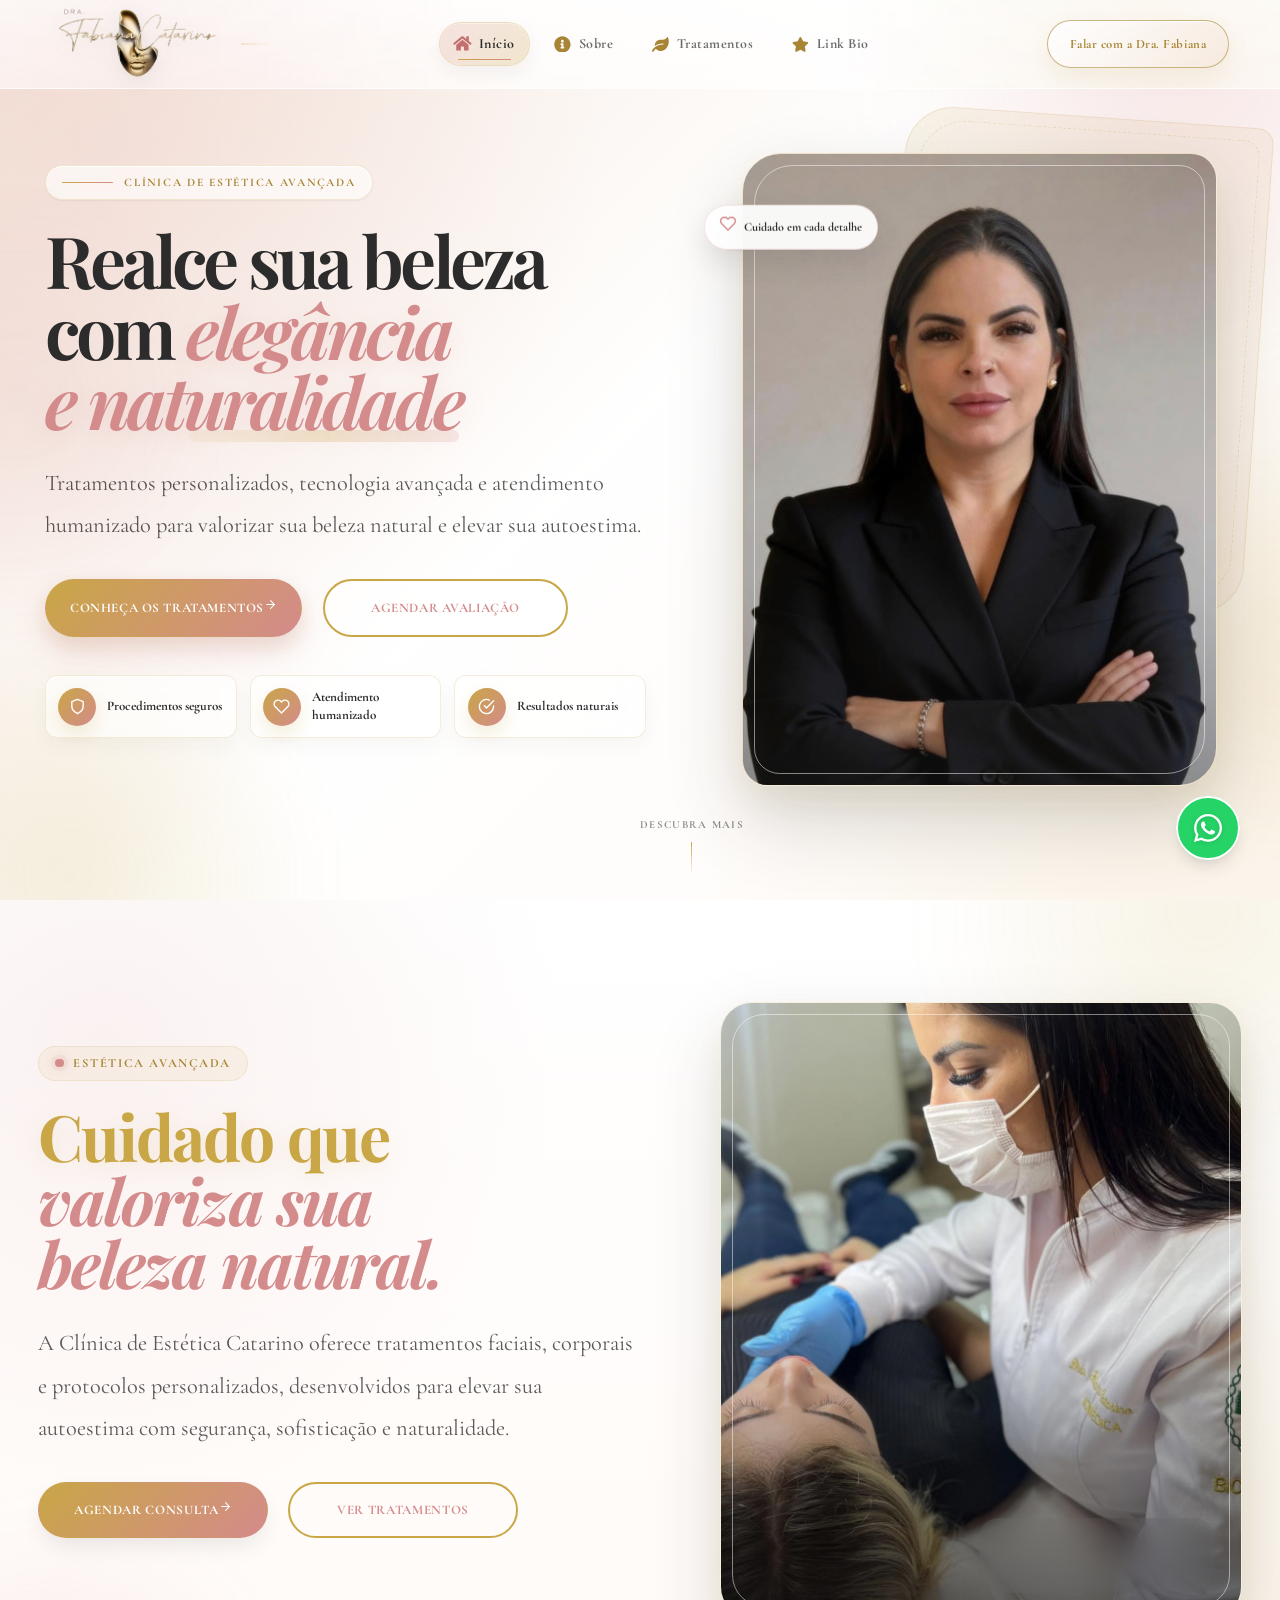
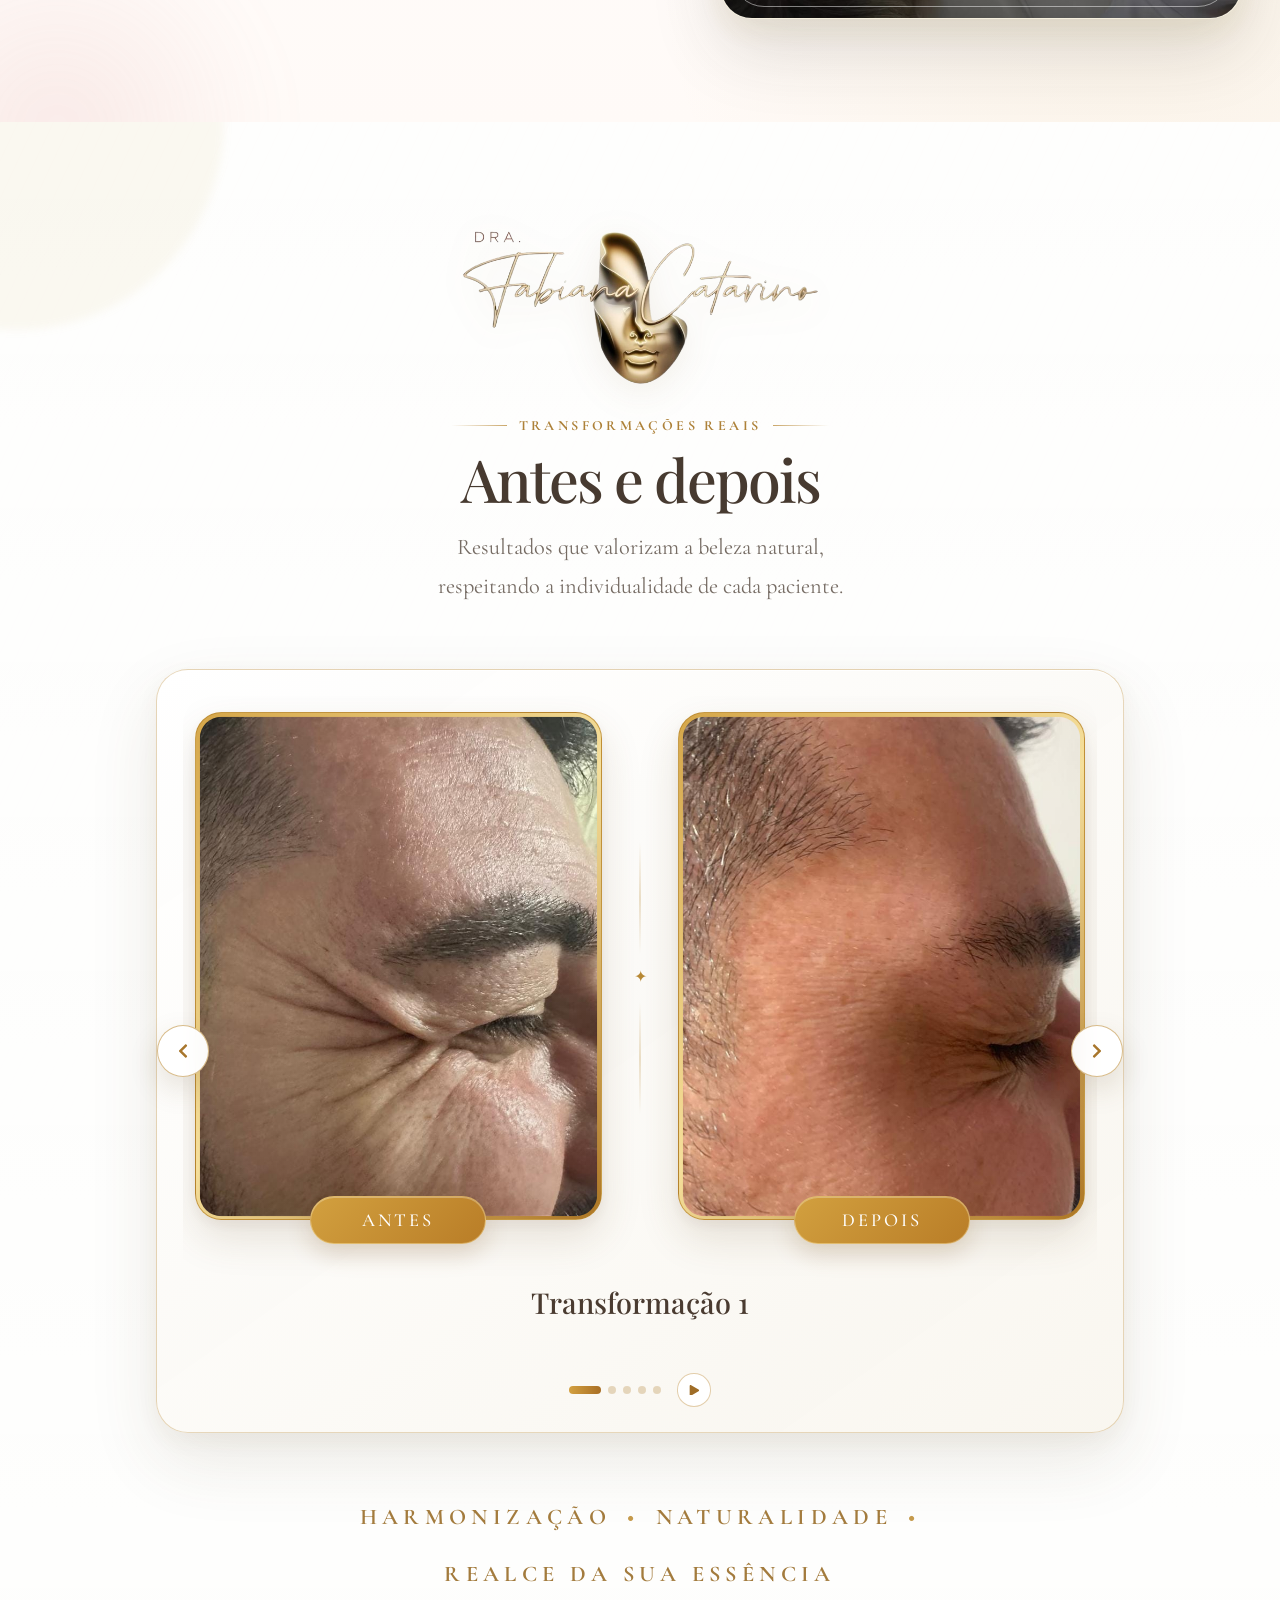
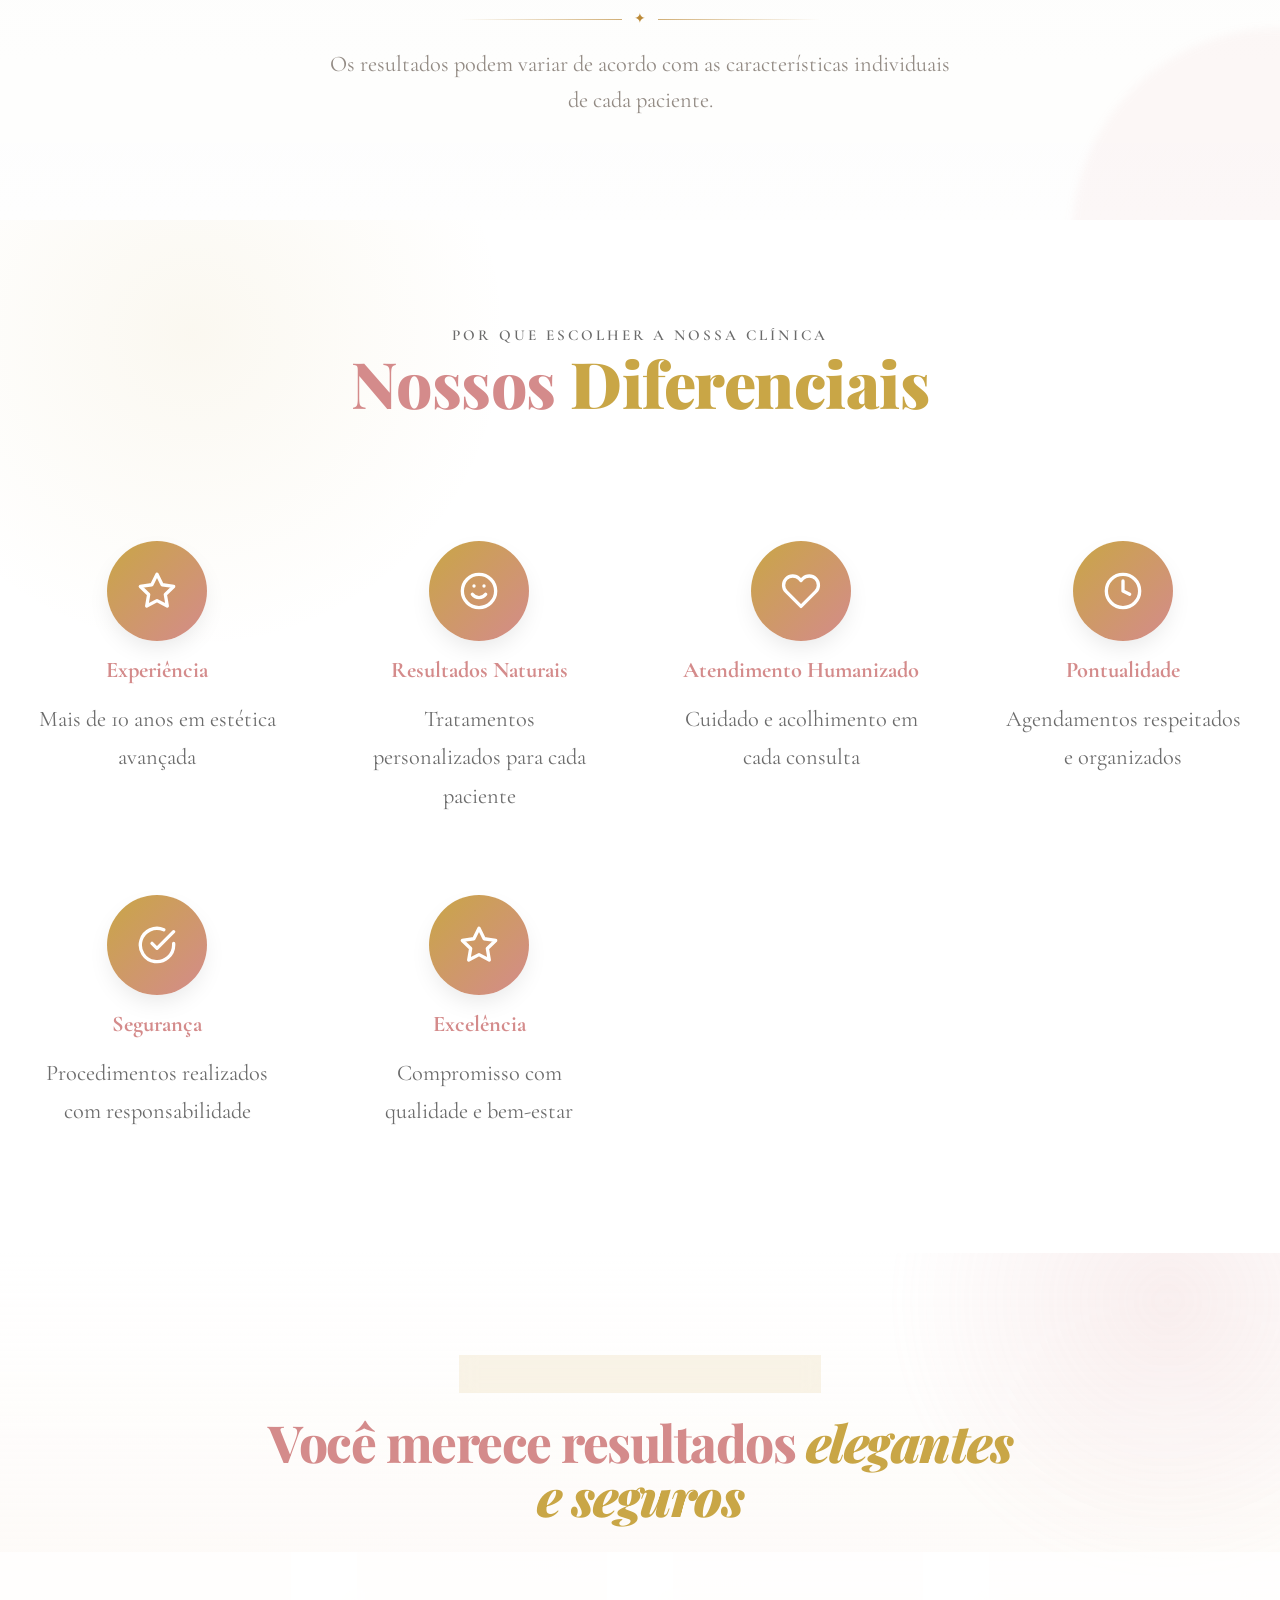
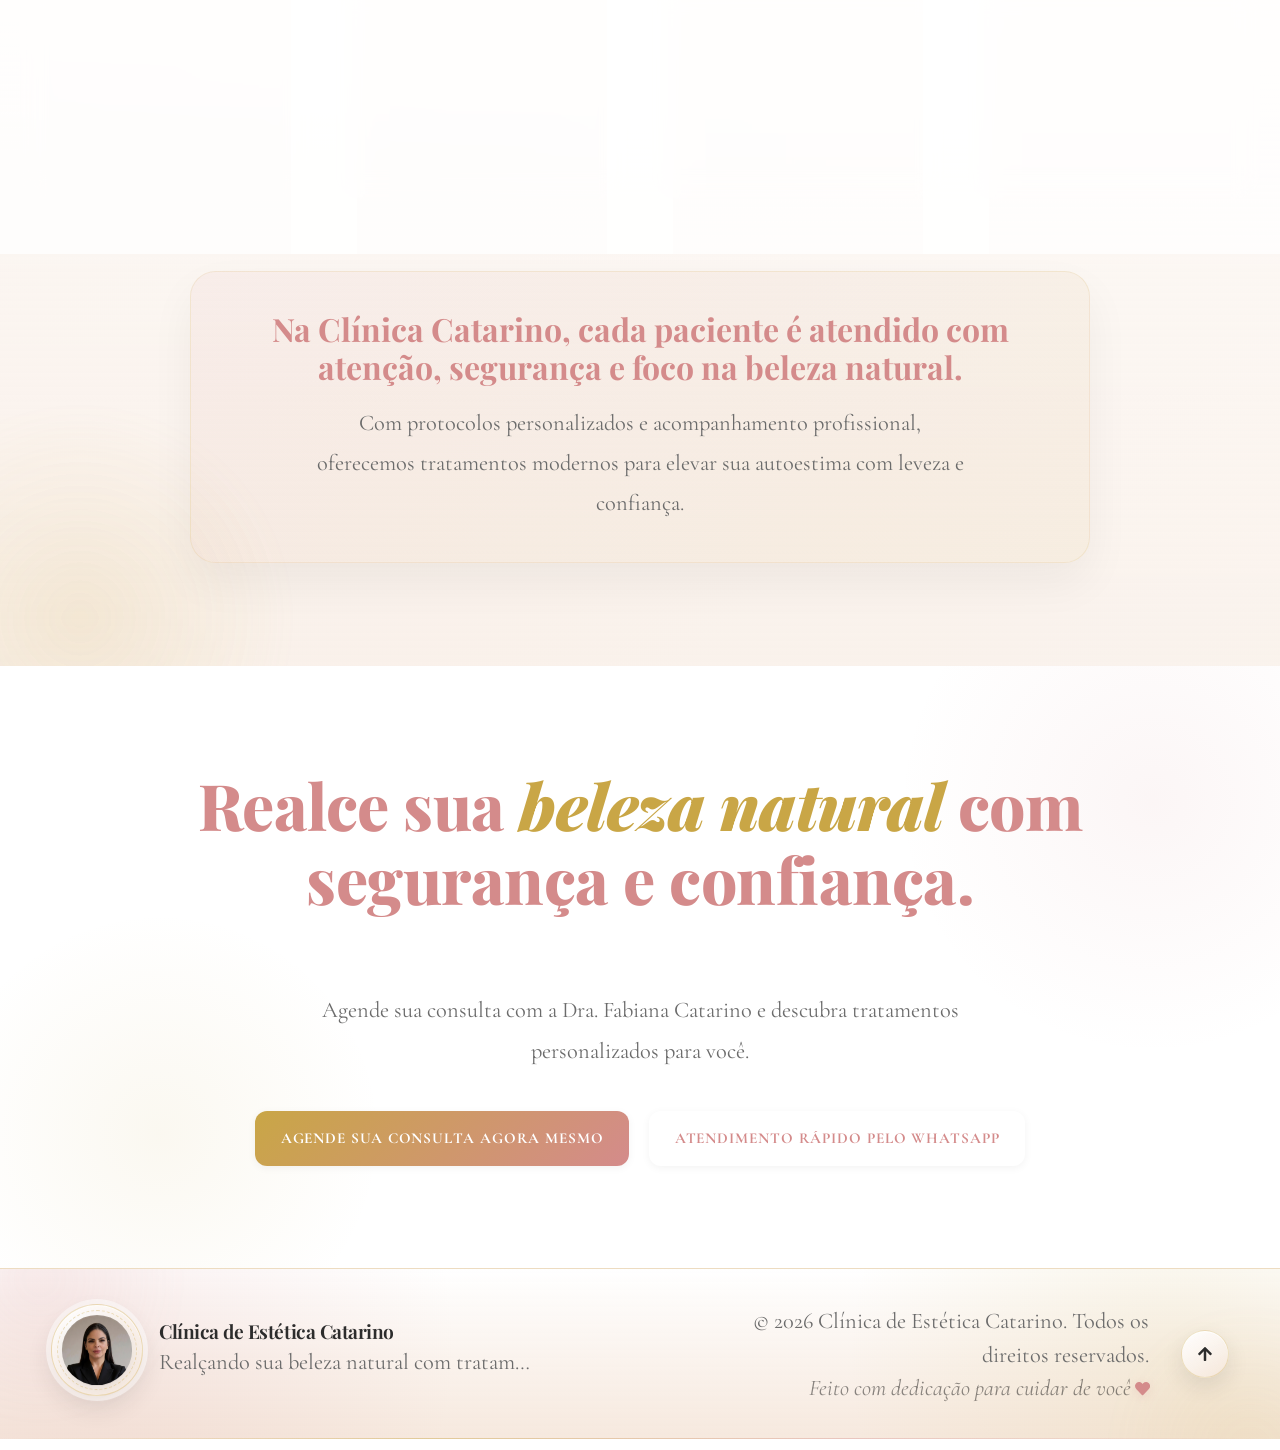
<file: index.html>
<!doctype html>
<html lang="pt-BR">
  <head>
    <meta charset="UTF-8" />
<meta
  name="color-scheme"
  content="light"
/>
    <meta
      name="viewport"
      content="width=device-width, initial-scale=1, viewport-fit=cover"
    />
<meta name="theme-color" content="#f5e6da" />
    <!-- =====================================================
         IDENTIDADE E SEO PRINCIPAL
    ====================================================== -->

    <title>Dra. Fabiana Catarino | Estética, Beleza e Naturalidade</title>

    <meta
      name="description"
      content="Tratamentos estéticos personalizados para valorizar sua beleza natural com cuidado, segurança e excelência. Conheça a Clínica de Estética Catarino."
    />

    <meta
      name="keywords"
      content="Dra. Fabiana Catarino, Clínica de Estética Catarino, estética facial, estética corporal, tratamentos estéticos, beleza natural, cuidados com a pele"
    />

    <meta
      name="author"
      content="Dra. Fabiana Catarino"
    />

    <meta
      name="application-name"
      content="Clínica de Estética Catarino"
    />

    <meta
      name="robots"
      content="index, follow, max-image-preview:large, max-snippet:-1, max-video-preview:-1"
    />

    <meta
      name="googlebot"
      content="index, follow, max-image-preview:large, max-snippet:-1, max-video-preview:-1"
    />

    <meta
      name="referrer"
      content="strict-origin-when-cross-origin"
    />

    <meta
      name="format-detection"
      content="telephone=yes"
    />

    <!-- =====================================================
         APARÊNCIA DO NAVEGADOR
    ====================================================== -->

    <meta
      name="theme-color"
      content="#f5e6da"
    />

    <meta
      name="color-scheme"
      content="light"
    />

    <!-- =====================================================
         URL CANÔNICA
    ====================================================== -->

    <link
      rel="canonical"
      href="https://drafabianacatarino.com.br/"
    />

    <!-- =====================================================
         FAVICONS
         Arquivos dentro de /public
    ====================================================== -->

    <link
      rel="icon"
      type="image/x-icon"
      href="/favicon.ico"
    />

    <link
      rel="icon"
      type="image/png"
      sizes="32x32"
      href="/favicon-32x32.png"
    />

    <link
      rel="icon"
      type="image/png"
      sizes="16x16"
      href="/favicon-16x16.png"
    />

    <link
      rel="apple-touch-icon"
      sizes="180x180"
      href="/apple-touch-icon.png"
    />

    <!-- =====================================================
         OPEN GRAPH
         WhatsApp, Facebook, Instagram e LinkedIn
    ====================================================== -->

    <meta
      property="og:locale"
      content="pt_BR"
    />

    <meta
      property="og:type"
      content="website"
    />

    <meta
      property="og:site_name"
      content="Clínica de Estética Catarino"
    />

    <meta
      property="og:title"
      content="Dra. Fabiana Catarino | Estética e Beleza Natural"
    />

    <meta
      property="og:description"
      content="Tratamentos estéticos personalizados para valorizar sua beleza com naturalidade, cuidado, segurança e excelência."
    />

    <meta
      property="og:url"
      content="https://drafabianacatarino.com.br/"
    />

    <meta
      property="og:image"
      content="https://drafabianacatarino.com.br/og-image.jpg"
    />

    <meta
      property="og:image:secure_url"
      content="https://drafabianacatarino.com.br/og-image.jpg"
    />

    <meta
      property="og:image:type"
      content="image/jpeg"
    />

    <meta
      property="og:image:width"
      content="1200"
    />

    <meta
      property="og:image:height"
      content="630"
    />

    <meta
      property="og:image:alt"
      content="Dra. Fabiana Catarino — tratamentos estéticos personalizados com naturalidade e excelência"
    />

    <!-- =====================================================
         X / TWITTER CARD
    ====================================================== -->

    <meta
      name="twitter:card"
      content="summary_large_image"
    />

    <meta
      name="twitter:title"
      content="Dra. Fabiana Catarino | Estética e Beleza Natural"
    />

    <meta
      name="twitter:description"
      content="Tratamentos estéticos personalizados para valorizar sua beleza com naturalidade, cuidado e excelência."
    />

    <meta
      name="twitter:image"
      content="https://drafabianacatarino.com.br/og-image.jpg"
    />

    <meta
      name="twitter:image:alt"
      content="Dra. Fabiana Catarino — estética, cuidado e beleza natural"
    />

    <!-- =====================================================
         DADOS ESTRUTURADOS
    ====================================================== -->

    <script type="application/ld+json">
      {
        "@context": "https://schema.org",
        "@type": "BeautySalon",
        "@id": "https://drafabianacatarino.com.br/#clinica",
        "name": "Clínica de Estética Catarino",
        "alternateName": "Dra. Fabiana Catarino",
        "url": "https://drafabianacatarino.com.br/",
        "logo": {
          "@type": "ImageObject",
          "url": "https://drafabianacatarino.com.br/logo.png"
        },
        "image": {
          "@type": "ImageObject",
          "url": "https://drafabianacatarino.com.br/og-image.jpg",
          "width": 1200,
          "height": 630
        },
        "description": "Tratamentos estéticos personalizados para valorizar a beleza natural com cuidado, segurança e excelência.",
        "telephone": "+55 11 92188-1464",
        "priceRange": "$$",
        "currenciesAccepted": "BRL",
        "paymentAccepted": "Dinheiro, PIX e cartão",
        "contactPoint": {
          "@type": "ContactPoint",
          "telephone": "+55 11 92188-1464",
          "contactType": "Atendimento e agendamento",
          "areaServed": "BR",
          "availableLanguage": [
            "Portuguese"
          ]
        },
        "sameAs": []
      }
    </script>
    <script type="module" crossorigin src="/assets/index-DEmG1-9G.js"></script>
    <link rel="stylesheet" crossorigin href="/assets/index-BgNCD26v.css">
  </head>

  <body>
    <div id="root"></div>

    <noscript>
      Você precisa habilitar o JavaScript para acessar o site da Clínica de
      Estética Catarino.
    </noscript>

  </body>
</html>
</file>
<file: assets/index-BgNCD26v.css>
@import"https://fonts.googleapis.com/css2?family=Cormorant+Garamond:ital,wght@0,300..700;1,300..700&family=Merriweather:ital,opsz,wght@0,18..144,300..900;1,18..144,300..900&family=Playfair+Display:ital,wght@0,400..900;1,400..900&display=swap";@import"https://fonts.googleapis.com/css2?family=Cookie&display=swap";:root,:host{color-scheme:var(--mantine-color-scheme)}*,*:before,*:after{box-sizing:border-box}input,button,textarea,select{font:inherit}button,select{text-transform:none}body,:host{margin:0;font-family:var(--mantine-font-family);font-size:var(--mantine-font-size-md);line-height:var(--mantine-line-height);background-color:var(--mantine-color-body);color:var(--mantine-color-text);-webkit-font-smoothing:var(--mantine-webkit-font-smoothing);-moz-osx-font-smoothing:var(--mantine-moz-font-smoothing)}@media screen and (max-device-width:31.25em){body,:host{-webkit-text-size-adjust:100%}}@media(prefers-reduced-motion:reduce){[data-respect-reduced-motion] [data-reduce-motion]{transition:none;animation:none}}[data-mantine-color-scheme=light] .mantine-light-hidden,[data-mantine-color-scheme=dark] .mantine-dark-hidden{display:none}.mantine-focus-auto:focus-visible{outline:2px solid var(--mantine-primary-color-filled);outline-offset:calc(.125rem * var(--mantine-scale))}.mantine-focus-always:focus{outline:2px solid var(--mantine-primary-color-filled);outline-offset:calc(.125rem * var(--mantine-scale))}.mantine-focus-never:focus{outline:none}.mantine-active:active{transform:translateY(calc(.0625rem * var(--mantine-scale)))}fieldset:disabled .mantine-active:active{transform:none}:where([dir=rtl]) .mantine-rotate-rtl{transform:rotate(180deg)}:root,:host{--mantine-z-index-app: 100;--mantine-z-index-modal: 200;--mantine-z-index-popover: 300;--mantine-z-index-overlay: 400;--mantine-z-index-max: 9999;--mantine-scale: 1;--mantine-cursor-type: default;--mantine-webkit-font-smoothing: antialiased;--mantine-moz-font-smoothing: grayscale;--mantine-color-white: #fff;--mantine-color-black: #000;--mantine-line-height: 1.55;--mantine-font-family: -apple-system, BlinkMacSystemFont, Segoe UI, Roboto, Helvetica, Arial, sans-serif, Apple Color Emoji, Segoe UI Emoji;--mantine-font-family-monospace: ui-monospace, SFMono-Regular, Menlo, Monaco, Consolas, Liberation Mono, Courier New, monospace;--mantine-font-family-headings: -apple-system, BlinkMacSystemFont, Segoe UI, Roboto, Helvetica, Arial, sans-serif, Apple Color Emoji, Segoe UI Emoji;--mantine-heading-font-weight: 700;--mantine-heading-text-wrap: wrap;--mantine-radius-default: calc(.5rem * var(--mantine-scale));--mantine-primary-color-filled: var(--mantine-color-blue-filled);--mantine-primary-color-filled-hover: var(--mantine-color-blue-filled-hover);--mantine-primary-color-light: var(--mantine-color-blue-light);--mantine-primary-color-light-hover: var(--mantine-color-blue-light-hover);--mantine-primary-color-light-color: var(--mantine-color-blue-light-color);--mantine-breakpoint-xs: 36em;--mantine-breakpoint-sm: 48em;--mantine-breakpoint-md: 62em;--mantine-breakpoint-lg: 75em;--mantine-breakpoint-xl: 88em;--mantine-spacing-xs: calc(.625rem * var(--mantine-scale));--mantine-spacing-sm: calc(.75rem * var(--mantine-scale));--mantine-spacing-md: calc(1rem * var(--mantine-scale));--mantine-spacing-lg: calc(1.25rem * var(--mantine-scale));--mantine-spacing-xl: calc(2rem * var(--mantine-scale));--mantine-font-size-xs: calc(.75rem * var(--mantine-scale));--mantine-font-size-sm: calc(.875rem * var(--mantine-scale));--mantine-font-size-md: calc(1rem * var(--mantine-scale));--mantine-font-size-lg: calc(1.125rem * var(--mantine-scale));--mantine-font-size-xl: calc(1.25rem * var(--mantine-scale));--mantine-line-height-xs: 1.4;--mantine-line-height-sm: 1.45;--mantine-line-height-md: 1.55;--mantine-line-height-lg: 1.6;--mantine-line-height-xl: 1.65;--mantine-shadow-xs: 0 calc(.0625rem * var(--mantine-scale)) calc(.1875rem * var(--mantine-scale)) rgba(0, 0, 0, .05), 0 calc(.0625rem * var(--mantine-scale)) calc(.125rem * var(--mantine-scale)) rgba(0, 0, 0, .1);--mantine-shadow-sm: 0 calc(.0625rem * var(--mantine-scale)) calc(.1875rem * var(--mantine-scale)) rgba(0, 0, 0, .05), rgba(0, 0, 0, .05) 0 calc(.625rem * var(--mantine-scale)) calc(.9375rem * var(--mantine-scale)) calc(-.3125rem * var(--mantine-scale)), rgba(0, 0, 0, .04) 0 calc(.4375rem * var(--mantine-scale)) calc(.4375rem * var(--mantine-scale)) calc(-.3125rem * var(--mantine-scale));--mantine-shadow-md: 0 calc(.0625rem * var(--mantine-scale)) calc(.1875rem * var(--mantine-scale)) rgba(0, 0, 0, .05), rgba(0, 0, 0, .05) 0 calc(1.25rem * var(--mantine-scale)) calc(1.5625rem * var(--mantine-scale)) calc(-.3125rem * var(--mantine-scale)), rgba(0, 0, 0, .04) 0 calc(.625rem * var(--mantine-scale)) calc(.625rem * var(--mantine-scale)) calc(-.3125rem * var(--mantine-scale));--mantine-shadow-lg: 0 calc(.0625rem * var(--mantine-scale)) calc(.1875rem * var(--mantine-scale)) rgba(0, 0, 0, .05), rgba(0, 0, 0, .05) 0 calc(1.75rem * var(--mantine-scale)) calc(1.4375rem * var(--mantine-scale)) calc(-.4375rem * var(--mantine-scale)), rgba(0, 0, 0, .04) 0 calc(.75rem * var(--mantine-scale)) calc(.75rem * var(--mantine-scale)) calc(-.4375rem * var(--mantine-scale));--mantine-shadow-xl: 0 calc(.0625rem * var(--mantine-scale)) calc(.1875rem * var(--mantine-scale)) rgba(0, 0, 0, .05), rgba(0, 0, 0, .05) 0 calc(2.25rem * var(--mantine-scale)) calc(1.75rem * var(--mantine-scale)) calc(-.4375rem * var(--mantine-scale)), rgba(0, 0, 0, .04) 0 calc(1.0625rem * var(--mantine-scale)) calc(1.0625rem * var(--mantine-scale)) calc(-.4375rem * var(--mantine-scale));--mantine-radius-xs: calc(.125rem * var(--mantine-scale));--mantine-radius-sm: calc(.25rem * var(--mantine-scale));--mantine-radius-md: calc(.5rem * var(--mantine-scale));--mantine-radius-lg: calc(1rem * var(--mantine-scale));--mantine-radius-xl: calc(2rem * var(--mantine-scale));--mantine-font-weight-regular: 400;--mantine-font-weight-medium: 600;--mantine-font-weight-bold: 700;--mantine-primary-color-0: var(--mantine-color-blue-0);--mantine-primary-color-1: var(--mantine-color-blue-1);--mantine-primary-color-2: var(--mantine-color-blue-2);--mantine-primary-color-3: var(--mantine-color-blue-3);--mantine-primary-color-4: var(--mantine-color-blue-4);--mantine-primary-color-5: var(--mantine-color-blue-5);--mantine-primary-color-6: var(--mantine-color-blue-6);--mantine-primary-color-7: var(--mantine-color-blue-7);--mantine-primary-color-8: var(--mantine-color-blue-8);--mantine-primary-color-9: var(--mantine-color-blue-9);--mantine-color-dark-0: #c9c9c9;--mantine-color-dark-1: #b8b8b8;--mantine-color-dark-2: #828282;--mantine-color-dark-3: #696969;--mantine-color-dark-4: #424242;--mantine-color-dark-5: #3b3b3b;--mantine-color-dark-6: #2e2e2e;--mantine-color-dark-7: #242424;--mantine-color-dark-8: #1f1f1f;--mantine-color-dark-9: #141414;--mantine-color-gray-0: #f8f9fa;--mantine-color-gray-1: #f1f3f5;--mantine-color-gray-2: #e9ecef;--mantine-color-gray-3: #dee2e6;--mantine-color-gray-4: #ced4da;--mantine-color-gray-5: #adb5bd;--mantine-color-gray-6: #868e96;--mantine-color-gray-7: #495057;--mantine-color-gray-8: #343a40;--mantine-color-gray-9: #212529;--mantine-color-red-0: #fff5f5;--mantine-color-red-1: #ffe3e3;--mantine-color-red-2: #ffc9c9;--mantine-color-red-3: #ffa8a8;--mantine-color-red-4: #ff8787;--mantine-color-red-5: #ff6b6b;--mantine-color-red-6: #fa5252;--mantine-color-red-7: #f03e3e;--mantine-color-red-8: #e03131;--mantine-color-red-9: #c92a2a;--mantine-color-pink-0: #fff0f6;--mantine-color-pink-1: #ffdeeb;--mantine-color-pink-2: #fcc2d7;--mantine-color-pink-3: #faa2c1;--mantine-color-pink-4: #f783ac;--mantine-color-pink-5: #f06595;--mantine-color-pink-6: #e64980;--mantine-color-pink-7: #d6336c;--mantine-color-pink-8: #c2255c;--mantine-color-pink-9: #a61e4d;--mantine-color-grape-0: #f8f0fc;--mantine-color-grape-1: #f3d9fa;--mantine-color-grape-2: #eebefa;--mantine-color-grape-3: #e599f7;--mantine-color-grape-4: #da77f2;--mantine-color-grape-5: #cc5de8;--mantine-color-grape-6: #be4bdb;--mantine-color-grape-7: #ae3ec9;--mantine-color-grape-8: #9c36b5;--mantine-color-grape-9: #862e9c;--mantine-color-violet-0: #f3f0ff;--mantine-color-violet-1: #e5dbff;--mantine-color-violet-2: #d0bfff;--mantine-color-violet-3: #b197fc;--mantine-color-violet-4: #9775fa;--mantine-color-violet-5: #845ef7;--mantine-color-violet-6: #7950f2;--mantine-color-violet-7: #7048e8;--mantine-color-violet-8: #6741d9;--mantine-color-violet-9: #5f3dc4;--mantine-color-indigo-0: #edf2ff;--mantine-color-indigo-1: #dbe4ff;--mantine-color-indigo-2: #bac8ff;--mantine-color-indigo-3: #91a7ff;--mantine-color-indigo-4: #748ffc;--mantine-color-indigo-5: #5c7cfa;--mantine-color-indigo-6: #4c6ef5;--mantine-color-indigo-7: #4263eb;--mantine-color-indigo-8: #3b5bdb;--mantine-color-indigo-9: #364fc7;--mantine-color-blue-0: #e7f5ff;--mantine-color-blue-1: #d0ebff;--mantine-color-blue-2: #a5d8ff;--mantine-color-blue-3: #74c0fc;--mantine-color-blue-4: #4dabf7;--mantine-color-blue-5: #339af0;--mantine-color-blue-6: #228be6;--mantine-color-blue-7: #1c7ed6;--mantine-color-blue-8: #1971c2;--mantine-color-blue-9: #1864ab;--mantine-color-cyan-0: #e3fafc;--mantine-color-cyan-1: #c5f6fa;--mantine-color-cyan-2: #99e9f2;--mantine-color-cyan-3: #66d9e8;--mantine-color-cyan-4: #3bc9db;--mantine-color-cyan-5: #22b8cf;--mantine-color-cyan-6: #15aabf;--mantine-color-cyan-7: #1098ad;--mantine-color-cyan-8: #0c8599;--mantine-color-cyan-9: #0b7285;--mantine-color-teal-0: #e6fcf5;--mantine-color-teal-1: #c3fae8;--mantine-color-teal-2: #96f2d7;--mantine-color-teal-3: #63e6be;--mantine-color-teal-4: #38d9a9;--mantine-color-teal-5: #20c997;--mantine-color-teal-6: #12b886;--mantine-color-teal-7: #0ca678;--mantine-color-teal-8: #099268;--mantine-color-teal-9: #087f5b;--mantine-color-green-0: #ebfbee;--mantine-color-green-1: #d3f9d8;--mantine-color-green-2: #b2f2bb;--mantine-color-green-3: #8ce99a;--mantine-color-green-4: #69db7c;--mantine-color-green-5: #51cf66;--mantine-color-green-6: #40c057;--mantine-color-green-7: #37b24d;--mantine-color-green-8: #2f9e44;--mantine-color-green-9: #2b8a3e;--mantine-color-lime-0: #f4fce3;--mantine-color-lime-1: #e9fac8;--mantine-color-lime-2: #d8f5a2;--mantine-color-lime-3: #c0eb75;--mantine-color-lime-4: #a9e34b;--mantine-color-lime-5: #94d82d;--mantine-color-lime-6: #82c91e;--mantine-color-lime-7: #74b816;--mantine-color-lime-8: #66a80f;--mantine-color-lime-9: #5c940d;--mantine-color-yellow-0: #fff9db;--mantine-color-yellow-1: #fff3bf;--mantine-color-yellow-2: #ffec99;--mantine-color-yellow-3: #ffe066;--mantine-color-yellow-4: #ffd43b;--mantine-color-yellow-5: #fcc419;--mantine-color-yellow-6: #fab005;--mantine-color-yellow-7: #f59f00;--mantine-color-yellow-8: #f08c00;--mantine-color-yellow-9: #e67700;--mantine-color-orange-0: #fff4e6;--mantine-color-orange-1: #ffe8cc;--mantine-color-orange-2: #ffd8a8;--mantine-color-orange-3: #ffc078;--mantine-color-orange-4: #ffa94d;--mantine-color-orange-5: #ff922b;--mantine-color-orange-6: #fd7e14;--mantine-color-orange-7: #f76707;--mantine-color-orange-8: #e8590c;--mantine-color-orange-9: #d9480f;--mantine-h1-font-size: calc(2.125rem * var(--mantine-scale));--mantine-h1-line-height: 1.3;--mantine-h1-font-weight: 700;--mantine-h2-font-size: calc(1.625rem * var(--mantine-scale));--mantine-h2-line-height: 1.35;--mantine-h2-font-weight: 700;--mantine-h3-font-size: calc(1.375rem * var(--mantine-scale));--mantine-h3-line-height: 1.4;--mantine-h3-font-weight: 700;--mantine-h4-font-size: calc(1.125rem * var(--mantine-scale));--mantine-h4-line-height: 1.45;--mantine-h4-font-weight: 700;--mantine-h5-font-size: calc(1rem * var(--mantine-scale));--mantine-h5-line-height: 1.5;--mantine-h5-font-weight: 700;--mantine-h6-font-size: calc(.875rem * var(--mantine-scale));--mantine-h6-line-height: 1.5;--mantine-h6-font-weight: 700}:root[data-mantine-color-scheme=dark],:host([data-mantine-color-scheme="dark"]){--mantine-color-scheme: dark;--mantine-primary-color-contrast: var(--mantine-color-white);--mantine-color-bright: var(--mantine-color-white);--mantine-color-text: var(--mantine-color-dark-0);--mantine-color-body: var(--mantine-color-dark-7);--mantine-color-error: var(--mantine-color-red-8);--mantine-color-success: var(--mantine-color-teal-8);--mantine-color-placeholder: var(--mantine-color-dark-3);--mantine-color-anchor: var(--mantine-color-blue-4);--mantine-color-default: var(--mantine-color-dark-6);--mantine-color-default-hover: var(--mantine-color-dark-5);--mantine-color-default-color: var(--mantine-color-white);--mantine-color-default-border: var(--mantine-color-dark-4);--mantine-color-dimmed: var(--mantine-color-dark-2);--mantine-color-disabled: var(--mantine-color-dark-6);--mantine-color-disabled-color: var(--mantine-color-dark-3);--mantine-color-disabled-border: var(--mantine-color-dark-4);--mantine-color-dark-text: var(--mantine-color-dark-4);--mantine-color-dark-filled: var(--mantine-color-dark-8);--mantine-color-dark-filled-hover: var(--mantine-color-dark-9);--mantine-color-dark-light: rgba(10, 10, 10, 1);--mantine-color-dark-light-hover: rgba(14, 14, 14, 1);--mantine-color-dark-light-color: var(--mantine-color-dark-0);--mantine-color-dark-outline: var(--mantine-color-dark-4);--mantine-color-dark-outline-hover: rgba(66, 66, 66, .05);--mantine-color-gray-text: var(--mantine-color-gray-4);--mantine-color-gray-filled: var(--mantine-color-gray-8);--mantine-color-gray-filled-hover: var(--mantine-color-gray-9);--mantine-color-gray-light: rgba(17, 19, 21, 1);--mantine-color-gray-light-hover: rgba(23, 26, 29, 1);--mantine-color-gray-light-color: var(--mantine-color-gray-0);--mantine-color-gray-outline: var(--mantine-color-gray-4);--mantine-color-gray-outline-hover: rgba(206, 212, 218, .05);--mantine-color-red-text: var(--mantine-color-red-4);--mantine-color-red-filled: var(--mantine-color-red-8);--mantine-color-red-filled-hover: var(--mantine-color-red-9);--mantine-color-red-light: rgba(101, 21, 21, 1);--mantine-color-red-light-hover: rgba(141, 29, 29, 1);--mantine-color-red-light-color: var(--mantine-color-red-0);--mantine-color-red-outline: var(--mantine-color-red-4);--mantine-color-red-outline-hover: rgba(255, 135, 135, .05);--mantine-color-pink-text: var(--mantine-color-pink-4);--mantine-color-pink-filled: var(--mantine-color-pink-8);--mantine-color-pink-filled-hover: var(--mantine-color-pink-9);--mantine-color-pink-light: rgba(83, 15, 39, 1);--mantine-color-pink-light-hover: rgba(116, 21, 54, 1);--mantine-color-pink-light-color: var(--mantine-color-pink-0);--mantine-color-pink-outline: var(--mantine-color-pink-4);--mantine-color-pink-outline-hover: rgba(247, 131, 172, .05);--mantine-color-grape-text: var(--mantine-color-grape-4);--mantine-color-grape-filled: var(--mantine-color-grape-8);--mantine-color-grape-filled-hover: var(--mantine-color-grape-9);--mantine-color-grape-light: rgba(67, 23, 78, 1);--mantine-color-grape-light-hover: rgba(94, 32, 109, 1);--mantine-color-grape-light-color: var(--mantine-color-grape-0);--mantine-color-grape-outline: var(--mantine-color-grape-4);--mantine-color-grape-outline-hover: rgba(218, 119, 242, .05);--mantine-color-violet-text: var(--mantine-color-violet-4);--mantine-color-violet-filled: var(--mantine-color-violet-8);--mantine-color-violet-filled-hover: var(--mantine-color-violet-9);--mantine-color-violet-light: rgba(48, 31, 98, 1);--mantine-color-violet-light-hover: rgba(67, 43, 137, 1);--mantine-color-violet-light-color: var(--mantine-color-violet-0);--mantine-color-violet-outline: var(--mantine-color-violet-4);--mantine-color-violet-outline-hover: rgba(151, 117, 250, .05);--mantine-color-indigo-text: var(--mantine-color-indigo-4);--mantine-color-indigo-filled: var(--mantine-color-indigo-8);--mantine-color-indigo-filled-hover: var(--mantine-color-indigo-9);--mantine-color-indigo-light: rgba(27, 40, 100, 1);--mantine-color-indigo-light-hover: rgba(38, 55, 139, 1);--mantine-color-indigo-light-color: var(--mantine-color-indigo-0);--mantine-color-indigo-outline: var(--mantine-color-indigo-4);--mantine-color-indigo-outline-hover: rgba(116, 143, 252, .05);--mantine-color-blue-text: var(--mantine-color-blue-4);--mantine-color-blue-filled: var(--mantine-color-blue-8);--mantine-color-blue-filled-hover: var(--mantine-color-blue-9);--mantine-color-blue-light: rgba(12, 50, 86, 1);--mantine-color-blue-light-hover: rgba(17, 70, 120, 1);--mantine-color-blue-light-color: var(--mantine-color-blue-0);--mantine-color-blue-outline: var(--mantine-color-blue-4);--mantine-color-blue-outline-hover: rgba(77, 171, 247, .05);--mantine-color-cyan-text: var(--mantine-color-cyan-4);--mantine-color-cyan-filled: var(--mantine-color-cyan-8);--mantine-color-cyan-filled-hover: var(--mantine-color-cyan-9);--mantine-color-cyan-light: rgba(6, 57, 67, 1);--mantine-color-cyan-light-hover: rgba(8, 80, 93, 1);--mantine-color-cyan-light-color: var(--mantine-color-cyan-0);--mantine-color-cyan-outline: var(--mantine-color-cyan-4);--mantine-color-cyan-outline-hover: rgba(59, 201, 219, .05);--mantine-color-teal-text: var(--mantine-color-teal-4);--mantine-color-teal-filled: var(--mantine-color-teal-8);--mantine-color-teal-filled-hover: var(--mantine-color-teal-9);--mantine-color-teal-light: rgba(4, 64, 46, 1);--mantine-color-teal-light-hover: rgba(6, 89, 64, 1);--mantine-color-teal-light-color: var(--mantine-color-teal-0);--mantine-color-teal-outline: var(--mantine-color-teal-4);--mantine-color-teal-outline-hover: rgba(56, 217, 169, .05);--mantine-color-green-text: var(--mantine-color-green-4);--mantine-color-green-filled: var(--mantine-color-green-8);--mantine-color-green-filled-hover: var(--mantine-color-green-9);--mantine-color-green-light: rgba(22, 69, 31, 1);--mantine-color-green-light-hover: rgba(30, 97, 43, 1);--mantine-color-green-light-color: var(--mantine-color-green-0);--mantine-color-green-outline: var(--mantine-color-green-4);--mantine-color-green-outline-hover: rgba(105, 219, 124, .05);--mantine-color-lime-text: var(--mantine-color-lime-4);--mantine-color-lime-filled: var(--mantine-color-lime-8);--mantine-color-lime-filled-hover: var(--mantine-color-lime-9);--mantine-color-lime-light: rgba(46, 74, 7, 1);--mantine-color-lime-light-hover: rgba(64, 104, 9, 1);--mantine-color-lime-light-color: var(--mantine-color-lime-0);--mantine-color-lime-outline: var(--mantine-color-lime-4);--mantine-color-lime-outline-hover: rgba(169, 227, 75, .05);--mantine-color-yellow-text: var(--mantine-color-yellow-4);--mantine-color-yellow-filled: var(--mantine-color-yellow-8);--mantine-color-yellow-filled-hover: var(--mantine-color-yellow-9);--mantine-color-yellow-light: rgba(115, 60, 0, 1);--mantine-color-yellow-light-hover: rgba(161, 83, 0, 1);--mantine-color-yellow-light-color: var(--mantine-color-yellow-0);--mantine-color-yellow-outline: var(--mantine-color-yellow-4);--mantine-color-yellow-outline-hover: rgba(255, 212, 59, .05);--mantine-color-orange-text: var(--mantine-color-orange-4);--mantine-color-orange-filled: var(--mantine-color-orange-8);--mantine-color-orange-filled-hover: var(--mantine-color-orange-9);--mantine-color-orange-light: rgba(109, 36, 8, 1);--mantine-color-orange-light-hover: rgba(152, 50, 11, 1);--mantine-color-orange-light-color: var(--mantine-color-orange-0);--mantine-color-orange-outline: var(--mantine-color-orange-4);--mantine-color-orange-outline-hover: rgba(255, 169, 77, .05)}:root[data-mantine-color-scheme=light],:host([data-mantine-color-scheme="light"]){--mantine-color-scheme: light;--mantine-primary-color-contrast: var(--mantine-color-white);--mantine-color-bright: var(--mantine-color-black);--mantine-color-text: #000;--mantine-color-body: #fff;--mantine-color-error: var(--mantine-color-red-6);--mantine-color-success: var(--mantine-color-teal-8);--mantine-color-placeholder: var(--mantine-color-gray-5);--mantine-color-anchor: var(--mantine-color-blue-6);--mantine-color-default: var(--mantine-color-white);--mantine-color-default-hover: var(--mantine-color-gray-0);--mantine-color-default-color: var(--mantine-color-black);--mantine-color-default-border: var(--mantine-color-gray-4);--mantine-color-dimmed: var(--mantine-color-gray-6);--mantine-color-disabled: var(--mantine-color-gray-2);--mantine-color-disabled-color: var(--mantine-color-gray-5);--mantine-color-disabled-border: var(--mantine-color-gray-3);--mantine-color-dark-text: var(--mantine-color-dark-filled);--mantine-color-dark-filled: var(--mantine-color-dark-6);--mantine-color-dark-filled-hover: var(--mantine-color-dark-7);--mantine-color-dark-light: var(--mantine-color-dark-1);--mantine-color-dark-light-hover: var(--mantine-color-dark-2);--mantine-color-dark-light-color: var(--mantine-color-dark-9);--mantine-color-dark-outline: var(--mantine-color-dark-6);--mantine-color-dark-outline-hover: rgba(46, 46, 46, .05);--mantine-color-gray-text: var(--mantine-color-gray-filled);--mantine-color-gray-filled: var(--mantine-color-gray-6);--mantine-color-gray-filled-hover: var(--mantine-color-gray-7);--mantine-color-gray-light: var(--mantine-color-gray-1);--mantine-color-gray-light-hover: var(--mantine-color-gray-2);--mantine-color-gray-light-color: var(--mantine-color-gray-9);--mantine-color-gray-outline: var(--mantine-color-gray-6);--mantine-color-gray-outline-hover: rgba(134, 142, 150, .05);--mantine-color-red-text: var(--mantine-color-red-filled);--mantine-color-red-filled: var(--mantine-color-red-6);--mantine-color-red-filled-hover: var(--mantine-color-red-7);--mantine-color-red-light: var(--mantine-color-red-1);--mantine-color-red-light-hover: var(--mantine-color-red-2);--mantine-color-red-light-color: var(--mantine-color-red-9);--mantine-color-red-outline: var(--mantine-color-red-6);--mantine-color-red-outline-hover: rgba(250, 82, 82, .05);--mantine-color-pink-text: var(--mantine-color-pink-filled);--mantine-color-pink-filled: var(--mantine-color-pink-6);--mantine-color-pink-filled-hover: var(--mantine-color-pink-7);--mantine-color-pink-light: var(--mantine-color-pink-1);--mantine-color-pink-light-hover: var(--mantine-color-pink-2);--mantine-color-pink-light-color: var(--mantine-color-pink-9);--mantine-color-pink-outline: var(--mantine-color-pink-6);--mantine-color-pink-outline-hover: rgba(230, 73, 128, .05);--mantine-color-grape-text: var(--mantine-color-grape-filled);--mantine-color-grape-filled: var(--mantine-color-grape-6);--mantine-color-grape-filled-hover: var(--mantine-color-grape-7);--mantine-color-grape-light: var(--mantine-color-grape-1);--mantine-color-grape-light-hover: var(--mantine-color-grape-2);--mantine-color-grape-light-color: var(--mantine-color-grape-9);--mantine-color-grape-outline: var(--mantine-color-grape-6);--mantine-color-grape-outline-hover: rgba(190, 75, 219, .05);--mantine-color-violet-text: var(--mantine-color-violet-filled);--mantine-color-violet-filled: var(--mantine-color-violet-6);--mantine-color-violet-filled-hover: var(--mantine-color-violet-7);--mantine-color-violet-light: var(--mantine-color-violet-1);--mantine-color-violet-light-hover: var(--mantine-color-violet-2);--mantine-color-violet-light-color: var(--mantine-color-violet-9);--mantine-color-violet-outline: var(--mantine-color-violet-6);--mantine-color-violet-outline-hover: rgba(121, 80, 242, .05);--mantine-color-indigo-text: var(--mantine-color-indigo-filled);--mantine-color-indigo-filled: var(--mantine-color-indigo-6);--mantine-color-indigo-filled-hover: var(--mantine-color-indigo-7);--mantine-color-indigo-light: var(--mantine-color-indigo-1);--mantine-color-indigo-light-hover: var(--mantine-color-indigo-2);--mantine-color-indigo-light-color: var(--mantine-color-indigo-9);--mantine-color-indigo-outline: var(--mantine-color-indigo-6);--mantine-color-indigo-outline-hover: rgba(76, 110, 245, .05);--mantine-color-blue-text: var(--mantine-color-blue-filled);--mantine-color-blue-filled: var(--mantine-color-blue-6);--mantine-color-blue-filled-hover: var(--mantine-color-blue-7);--mantine-color-blue-light: var(--mantine-color-blue-1);--mantine-color-blue-light-hover: var(--mantine-color-blue-2);--mantine-color-blue-light-color: var(--mantine-color-blue-9);--mantine-color-blue-outline: var(--mantine-color-blue-6);--mantine-color-blue-outline-hover: rgba(34, 139, 230, .05);--mantine-color-cyan-text: var(--mantine-color-cyan-filled);--mantine-color-cyan-filled: var(--mantine-color-cyan-6);--mantine-color-cyan-filled-hover: var(--mantine-color-cyan-7);--mantine-color-cyan-light: var(--mantine-color-cyan-1);--mantine-color-cyan-light-hover: var(--mantine-color-cyan-2);--mantine-color-cyan-light-color: var(--mantine-color-cyan-9);--mantine-color-cyan-outline: var(--mantine-color-cyan-6);--mantine-color-cyan-outline-hover: rgba(21, 170, 191, .05);--mantine-color-teal-text: var(--mantine-color-teal-filled);--mantine-color-teal-filled: var(--mantine-color-teal-6);--mantine-color-teal-filled-hover: var(--mantine-color-teal-7);--mantine-color-teal-light: var(--mantine-color-teal-1);--mantine-color-teal-light-hover: var(--mantine-color-teal-2);--mantine-color-teal-light-color: var(--mantine-color-teal-9);--mantine-color-teal-outline: var(--mantine-color-teal-6);--mantine-color-teal-outline-hover: rgba(18, 184, 134, .05);--mantine-color-green-text: var(--mantine-color-green-filled);--mantine-color-green-filled: var(--mantine-color-green-6);--mantine-color-green-filled-hover: var(--mantine-color-green-7);--mantine-color-green-light: var(--mantine-color-green-1);--mantine-color-green-light-hover: var(--mantine-color-green-2);--mantine-color-green-light-color: var(--mantine-color-green-9);--mantine-color-green-outline: var(--mantine-color-green-6);--mantine-color-green-outline-hover: rgba(64, 192, 87, .05);--mantine-color-lime-text: var(--mantine-color-lime-filled);--mantine-color-lime-filled: var(--mantine-color-lime-6);--mantine-color-lime-filled-hover: var(--mantine-color-lime-7);--mantine-color-lime-light: var(--mantine-color-lime-1);--mantine-color-lime-light-hover: var(--mantine-color-lime-2);--mantine-color-lime-light-color: var(--mantine-color-lime-9);--mantine-color-lime-outline: var(--mantine-color-lime-6);--mantine-color-lime-outline-hover: rgba(130, 201, 30, .05);--mantine-color-yellow-text: var(--mantine-color-yellow-filled);--mantine-color-yellow-filled: var(--mantine-color-yellow-6);--mantine-color-yellow-filled-hover: var(--mantine-color-yellow-7);--mantine-color-yellow-light: var(--mantine-color-yellow-1);--mantine-color-yellow-light-hover: var(--mantine-color-yellow-2);--mantine-color-yellow-light-color: var(--mantine-color-yellow-9);--mantine-color-yellow-outline: var(--mantine-color-yellow-6);--mantine-color-yellow-outline-hover: rgba(250, 176, 5, .05);--mantine-color-orange-text: var(--mantine-color-orange-filled);--mantine-color-orange-filled: var(--mantine-color-orange-6);--mantine-color-orange-filled-hover: var(--mantine-color-orange-7);--mantine-color-orange-light: var(--mantine-color-orange-1);--mantine-color-orange-light-hover: var(--mantine-color-orange-2);--mantine-color-orange-light-color: var(--mantine-color-orange-9);--mantine-color-orange-outline: var(--mantine-color-orange-6);--mantine-color-orange-outline-hover: rgba(253, 126, 20, .05)}.m_d57069b5{--scrollarea-scrollbar-size: calc(.75rem * var(--mantine-scale));position:relative;overflow:hidden}.m_d57069b5:where([data-autosize]) .m_b1336c6{min-width:min-content}.m_c0783ff9{scrollbar-width:none;overscroll-behavior:var(--scrollarea-over-scroll-behavior);-ms-overflow-style:none;-webkit-overflow-scrolling:touch;width:100%;height:100%}.m_c0783ff9::-webkit-scrollbar{display:none}.m_c0783ff9:where([data-scrollbars=xy],[data-scrollbars=y]):where([data-offset-scrollbars=xy],[data-offset-scrollbars=y],[data-offset-scrollbars=present]):where([data-vertical-hidden]){padding-inline-end:0;padding-inline-start:0}.m_c0783ff9:where([data-scrollbars=xy],[data-scrollbars=y]):where([data-offset-scrollbars=xy],[data-offset-scrollbars=y],[data-offset-scrollbars=present]):not([data-vertical-hidden]){padding-inline-end:var(--scrollarea-scrollbar-size);padding-inline-start:unset}.m_c0783ff9:where([data-scrollbars=xy],[data-scrollbars=x]):where([data-offset-scrollbars=xy],[data-offset-scrollbars=x],[data-offset-scrollbars=present]):where([data-horizontal-hidden]){padding-bottom:0}.m_c0783ff9:where([data-scrollbars=xy],[data-scrollbars=x]):where([data-offset-scrollbars=xy],[data-offset-scrollbars=x],[data-offset-scrollbars=present]):not([data-horizontal-hidden]){padding-bottom:var(--scrollarea-scrollbar-size)}.m_f8f631dd{min-width:100%;display:table}.m_c44ba933{user-select:none;touch-action:none;box-sizing:border-box;transition:background-color .15s ease,opacity .15s ease;padding:calc(var(--scrollarea-scrollbar-size) / 5);display:flex;background-color:transparent;flex-direction:row}@media(hover:hover){:where([data-mantine-color-scheme=light]) .m_c44ba933:hover{background-color:var(--mantine-color-gray-0)}:where([data-mantine-color-scheme=light]) .m_c44ba933:hover>.m_d8b5e363{background-color:#00000080}:where([data-mantine-color-scheme=dark]) .m_c44ba933:hover{background-color:var(--mantine-color-dark-8)}:where([data-mantine-color-scheme=dark]) .m_c44ba933:hover>.m_d8b5e363{background-color:#ffffff80}}@media(hover:none){:where([data-mantine-color-scheme=light]) .m_c44ba933:active{background-color:var(--mantine-color-gray-0)}:where([data-mantine-color-scheme=light]) .m_c44ba933:active>.m_d8b5e363{background-color:#00000080}:where([data-mantine-color-scheme=dark]) .m_c44ba933:active{background-color:var(--mantine-color-dark-8)}:where([data-mantine-color-scheme=dark]) .m_c44ba933:active>.m_d8b5e363{background-color:#ffffff80}}.m_c44ba933:where([data-hidden],[data-state=hidden]){display:none}.m_c44ba933:where([data-orientation=vertical]){width:var(--scrollarea-scrollbar-size);top:0;bottom:var(--sa-corner-width);inset-inline-end:0}.m_c44ba933:where([data-orientation=horizontal]){height:var(--scrollarea-scrollbar-size);flex-direction:column;bottom:0;inset-inline-start:0;inset-inline-end:var(--sa-corner-width)}.m_d8b5e363{flex:1;border-radius:var(--scrollarea-scrollbar-size);position:relative;transition:background-color .15s ease;overflow:hidden;opacity:var(--thumb-opacity)}.m_d8b5e363:before{content:"";position:absolute;top:50%;left:50%;transform:translate(-50%,-50%);width:100%;height:100%;min-width:calc(2.75rem * var(--mantine-scale));min-height:calc(2.75rem * var(--mantine-scale))}:where([data-mantine-color-scheme=light]) .m_d8b5e363{background-color:#0006}:where([data-mantine-color-scheme=dark]) .m_d8b5e363{background-color:#fff6}.m_21657268{position:absolute;opacity:0;transition:opacity .15s ease;display:block;inset-inline-end:0;bottom:0}:where([data-mantine-color-scheme=light]) .m_21657268{background-color:var(--mantine-color-gray-0)}:where([data-mantine-color-scheme=dark]) .m_21657268{background-color:var(--mantine-color-dark-8)}.m_21657268:where([data-hovered]){opacity:1}.m_21657268:where([data-hidden]){display:none}.m_b1336c6{min-width:100%}.m_87cf2631{background-color:transparent;cursor:pointer;border:0;padding:0;appearance:none;font-size:var(--mantine-font-size-md);text-align:start;text-decoration:none;color:inherit;touch-action:manipulation;-webkit-tap-highlight-color:transparent}.m_515a97f8{border:0;clip:rect(0 0 0 0);height:calc(.0625rem * var(--mantine-scale));width:calc(.0625rem * var(--mantine-scale));margin:calc(-.0625rem * var(--mantine-scale));overflow:hidden;padding:0;position:absolute;white-space:nowrap}.m_1b7284a3{--paper-radius: var(--mantine-radius-default);outline:0;-webkit-tap-highlight-color:transparent;display:block;touch-action:manipulation;text-decoration:none;border-radius:var(--paper-radius);box-shadow:var(--paper-shadow);background-color:var(--mantine-color-body)}[data-mantine-color-scheme=light] .m_1b7284a3{--paper-border-color: var(--mantine-color-gray-3)}[data-mantine-color-scheme=dark] .m_1b7284a3{--paper-border-color: var(--mantine-color-dark-4)}.m_1b7284a3:where([data-with-border]){border:calc(.0625rem * var(--mantine-scale)) solid var(--paper-border-color)}.m_9814e45f{inset:0;position:absolute;background:var(--overlay-bg, rgba(0, 0, 0, .6));-webkit-backdrop-filter:var(--overlay-filter);backdrop-filter:var(--overlay-filter);border-radius:var(--overlay-radius, 0);z-index:var(--overlay-z-index)}.m_9814e45f:where([data-fixed]){position:fixed}.m_9814e45f:where([data-center]){display:flex;align-items:center;justify-content:center}.m_38a85659{position:absolute;border:1px solid var(--popover-border-color);padding:var(--mantine-spacing-sm) var(--mantine-spacing-md);box-shadow:var(--popover-shadow, none);border-radius:var(--popover-radius, var(--mantine-radius-default))}.m_38a85659:where([data-fixed]){position:fixed}.m_38a85659:focus{outline:none}:where([data-mantine-color-scheme=light]) .m_38a85659{--popover-border-color: var(--mantine-color-gray-2);background-color:var(--mantine-color-white)}:where([data-mantine-color-scheme=dark]) .m_38a85659{--popover-border-color: var(--mantine-color-dark-4);background-color:var(--mantine-color-dark-6)}.m_a31dc6c1{background-color:inherit;border:1px solid var(--popover-border-color);z-index:1}.m_3d7bc908{position:fixed;inset:0}.m_5ae2e3c{--loader-size-xs: calc(1.125rem * var(--mantine-scale));--loader-size-sm: calc(1.375rem * var(--mantine-scale));--loader-size-md: calc(2.25rem * var(--mantine-scale));--loader-size-lg: calc(2.75rem * var(--mantine-scale));--loader-size-xl: calc(3.625rem * var(--mantine-scale));--loader-size: var(--loader-size-md);--loader-color: var(--mantine-primary-color-filled)}@keyframes m_5d2b3b9d{0%{transform:scale(.6);opacity:0}50%,to{transform:scale(1)}}.m_7a2bd4cd{position:relative;width:var(--loader-size);height:var(--loader-size);display:flex;gap:calc(var(--loader-size) / 5)}.m_870bb79{flex:1;background:var(--loader-color);animation:m_5d2b3b9d 1.2s cubic-bezier(0,.5,.5,1) infinite;border-radius:calc(.125rem * var(--mantine-scale))}.m_870bb79:nth-of-type(1){animation-delay:-.24s}.m_870bb79:nth-of-type(2){animation-delay:-.12s}.m_870bb79:nth-of-type(3){animation-delay:0}@keyframes m_aac34a1{0%,to{transform:scale(1);opacity:1}50%{transform:scale(.6);opacity:.5}}.m_4e3f22d7{display:flex;justify-content:center;align-items:center;gap:calc(var(--loader-size) / 10);position:relative;width:var(--loader-size);height:var(--loader-size)}.m_870c4af{width:calc(var(--loader-size) / 3 - var(--loader-size) / 15);height:calc(var(--loader-size) / 3 - var(--loader-size) / 15);border-radius:50%;background:var(--loader-color);animation:m_aac34a1 .8s infinite linear}.m_870c4af:nth-child(2){animation-delay:.4s}@keyframes m_f8e89c4b{0%{transform:rotate(0)}to{transform:rotate(360deg)}}.m_b34414df{display:inline-block;width:var(--loader-size);height:var(--loader-size)}.m_b34414df:after{content:"";display:block;width:var(--loader-size);height:var(--loader-size);border-radius:calc(625rem * var(--mantine-scale));border-width:calc(var(--loader-size) / 8);border-style:solid;border-color:var(--loader-color) var(--loader-color) var(--loader-color) transparent;animation:m_f8e89c4b 1.2s linear infinite}.m_8d3f4000{--ai-size-xs: calc(1.125rem * var(--mantine-scale));--ai-size-sm: calc(1.375rem * var(--mantine-scale));--ai-size-md: calc(1.75rem * var(--mantine-scale));--ai-size-lg: calc(2.125rem * var(--mantine-scale));--ai-size-xl: calc(2.75rem * var(--mantine-scale));--ai-size-input-xs: calc(1.875rem * var(--mantine-scale));--ai-size-input-sm: calc(2.25rem * var(--mantine-scale));--ai-size-input-md: calc(2.625rem * var(--mantine-scale));--ai-size-input-lg: calc(3.125rem * var(--mantine-scale));--ai-size-input-xl: calc(3.75rem * var(--mantine-scale));--ai-size: var(--ai-size-md);--ai-color: var(--mantine-color-white);line-height:1;display:inline-flex;align-items:center;justify-content:center;position:relative;user-select:none;overflow:hidden;width:var(--ai-size);height:var(--ai-size);min-width:var(--ai-size);min-height:var(--ai-size);border-radius:var(--ai-radius, var(--mantine-radius-default));background:var(--ai-bg, var(--mantine-primary-color-filled));color:var(--ai-color, var(--mantine-color-white));border:var(--ai-bd, calc(.0625rem * var(--mantine-scale)) solid transparent);cursor:pointer}@media(hover:hover){.m_8d3f4000:hover:where(:not([data-loading],:disabled,[data-disabled])){background-color:var(--ai-hover, var(--mantine-primary-color-filled-hover));color:var(--ai-hover-color, var(--ai-color))}}@media(hover:none){.m_8d3f4000:active:where(:not([data-loading],:disabled,[data-disabled])){background-color:var(--ai-hover, var(--mantine-primary-color-filled-hover));color:var(--ai-hover-color, var(--ai-color))}}.m_8d3f4000[data-loading]{cursor:not-allowed}.m_8d3f4000[data-loading] .m_8d3afb97{opacity:0;transform:translateY(100%)}.m_8d3f4000:where(:disabled:not([data-loading]),[data-disabled]:not([data-loading])){cursor:not-allowed;border:calc(.0625rem * var(--mantine-scale)) solid transparent;color:var(--mantine-color-disabled-color);background:var(--mantine-color-disabled)}.m_8d3f4000:where(:disabled:not([data-loading]),[data-disabled]:not([data-loading])):active{transform:none}.m_302b9fb1{inset:calc(-.0625rem * var(--mantine-scale));position:absolute;border-radius:var(--ai-radius, var(--mantine-radius-default));display:flex;align-items:center;justify-content:center}:where([data-mantine-color-scheme=light]) .m_302b9fb1{background-color:#ffffff26}:where([data-mantine-color-scheme=dark]) .m_302b9fb1{background-color:#00000026}.m_1a0f1b21{--ai-border-width: calc(.0625rem * var(--mantine-scale));display:flex}.m_1a0f1b21 :where(*):focus{position:relative;z-index:1}.m_1a0f1b21[data-orientation=horizontal]{flex-direction:row}.m_1a0f1b21[data-orientation=horizontal] .m_8d3f4000:not(:only-child):first-child,.m_1a0f1b21[data-orientation=horizontal] .m_437b6484:not(:only-child):first-child{border-end-end-radius:0;border-start-end-radius:0;border-inline-end-width:calc(var(--ai-border-width) / 2)}.m_1a0f1b21[data-orientation=horizontal] .m_8d3f4000:not(:only-child):last-child,.m_1a0f1b21[data-orientation=horizontal] .m_437b6484:not(:only-child):last-child{border-end-start-radius:0;border-start-start-radius:0;border-inline-start-width:calc(var(--ai-border-width) / 2)}.m_1a0f1b21[data-orientation=horizontal] .m_8d3f4000:not(:only-child):not(:first-child):not(:last-child),.m_1a0f1b21[data-orientation=horizontal] .m_437b6484:not(:only-child):not(:first-child):not(:last-child){border-radius:0;border-inline-width:calc(var(--ai-border-width) / 2)}.m_1a0f1b21[data-orientation=vertical]{flex-direction:column}.m_1a0f1b21[data-orientation=vertical] .m_8d3f4000:not(:only-child):first-child,.m_1a0f1b21[data-orientation=vertical] .m_437b6484:not(:only-child):first-child{border-end-start-radius:0;border-end-end-radius:0;border-bottom-width:calc(var(--ai-border-width) / 2)}.m_1a0f1b21[data-orientation=vertical] .m_8d3f4000:not(:only-child):last-child,.m_1a0f1b21[data-orientation=vertical] .m_437b6484:not(:only-child):last-child{border-start-start-radius:0;border-start-end-radius:0;border-top-width:calc(var(--ai-border-width) / 2)}.m_1a0f1b21[data-orientation=vertical] .m_8d3f4000:not(:only-child):not(:first-child):not(:last-child),.m_1a0f1b21[data-orientation=vertical] .m_437b6484:not(:only-child):not(:first-child):not(:last-child){border-radius:0;border-bottom-width:calc(var(--ai-border-width) / 2);border-top-width:calc(var(--ai-border-width) / 2)}.m_8d3afb97{display:flex;align-items:center;justify-content:center;transition:transform .15s ease,opacity .1s ease;width:100%;height:100%}.m_437b6484{--section-height-xs: calc(1.125rem * var(--mantine-scale));--section-height-sm: calc(1.375rem * var(--mantine-scale));--section-height-md: calc(1.75rem * var(--mantine-scale));--section-height-lg: calc(2.125rem * var(--mantine-scale));--section-height-xl: calc(2.75rem * var(--mantine-scale));--section-height-input-xs: calc(1.875rem * var(--mantine-scale));--section-height-input-sm: calc(2.25rem * var(--mantine-scale));--section-height-input-md: calc(2.625rem * var(--mantine-scale));--section-height-input-lg: calc(3.125rem * var(--mantine-scale));--section-height-input-xl: calc(3.75rem * var(--mantine-scale));--section-padding-x-xs: calc(.375rem * var(--mantine-scale));--section-padding-x-sm: calc(.5rem * var(--mantine-scale));--section-padding-x-md: calc(.625rem * var(--mantine-scale));--section-padding-x-lg: calc(.75rem * var(--mantine-scale));--section-padding-x-xl: calc(1rem * var(--mantine-scale));--section-height: var(--section-height-sm);--section-padding-x: var(--section-padding-x-sm);--section-color: var(--mantine-color-white);font-weight:var(--mantine-font-weight-medium);width:auto;border-radius:var(--section-radius, var(--mantine-radius-default));font-size:var(--section-fz, var(--mantine-font-size-sm));background:var(--section-bg, var(--mantine-primary-color-filled));border:var(--section-bd, calc(.0625rem * var(--mantine-scale)) solid transparent);color:var(--section-color, var(--mantine-color-white));height:var(--section-height, var(--section-height-sm));padding-inline:var(--section-padding-x, var(--section-padding-x-sm));vertical-align:middle;line-height:1;display:inline-flex;align-items:center;justify-content:center}.m_86a44da5{--cb-size-xs: calc(1.125rem * var(--mantine-scale));--cb-size-sm: calc(1.375rem * var(--mantine-scale));--cb-size-md: calc(1.75rem * var(--mantine-scale));--cb-size-lg: calc(2.125rem * var(--mantine-scale));--cb-size-xl: calc(2.75rem * var(--mantine-scale));--cb-size: var(--cb-size-md);--cb-icon-size: 70%;--cb-radius: var(--mantine-radius-default);line-height:1;display:inline-flex;align-items:center;justify-content:center;position:relative;user-select:none;width:var(--cb-size);height:var(--cb-size);min-width:var(--cb-size);min-height:var(--cb-size);border-radius:var(--cb-radius)}:where([data-mantine-color-scheme=light]) .m_86a44da5{color:var(--mantine-color-gray-7)}:where([data-mantine-color-scheme=dark]) .m_86a44da5{color:var(--mantine-color-dark-1)}.m_86a44da5[data-disabled],.m_86a44da5:disabled{cursor:not-allowed;opacity:.6}@media(hover:hover){:where([data-mantine-color-scheme=light]) .m_220c80f2:where(:not([data-disabled],:disabled)):hover{background-color:var(--mantine-color-gray-0)}:where([data-mantine-color-scheme=dark]) .m_220c80f2:where(:not([data-disabled],:disabled)):hover{background-color:var(--mantine-color-dark-6)}}@media(hover:none){:where([data-mantine-color-scheme=light]) .m_220c80f2:where(:not([data-disabled],:disabled)):active{background-color:var(--mantine-color-gray-0)}:where([data-mantine-color-scheme=dark]) .m_220c80f2:where(:not([data-disabled],:disabled)):active{background-color:var(--mantine-color-dark-6)}}.m_4081bf90{display:flex;flex-direction:row;flex-wrap:var(--group-wrap, wrap);justify-content:var(--group-justify, flex-start);align-items:var(--group-align, center);gap:var(--group-gap, var(--mantine-spacing-md))}.m_4081bf90:where([data-grow])>*{flex-grow:1;max-width:var(--group-child-width)}.m_615af6c9{line-height:1;padding:0;margin:0;font-weight:var(--mantine-font-weight-regular);font-size:var(--mantine-font-size-md)}.m_b5489c3c{display:flex;justify-content:space-between;align-items:center;padding:var(--mb-padding, var(--mantine-spacing-md));padding-inline-end:calc(var(--mb-padding, var(--mantine-spacing-md)) - calc(.3125rem * var(--mantine-scale)));position:sticky;top:0;background-color:var(--mantine-color-body);z-index:1000;min-height:calc(3.75rem * var(--mantine-scale));transition:padding-inline-end .1s}.m_60c222c7{position:fixed;width:100%;top:0;bottom:0;z-index:var(--mb-z-index);pointer-events:none}.m_fd1ab0aa{pointer-events:all;box-shadow:var(--mb-shadow, var(--mantine-shadow-xl))}.m_fd1ab0aa [data-mantine-scrollbar]{z-index:1001}[data-offset-scrollbars] .m_fd1ab0aa:has([data-mantine-scrollbar]) .m_b5489c3c{padding-inline-end:calc(var(--mb-padding, var(--mantine-spacing-md)) + calc(.3125rem * var(--mantine-scale)))}.m_606cb269{margin-inline-start:auto}.m_5df29311{padding:var(--mb-padding, var(--mantine-spacing-md));padding-top:var(--mb-padding, var(--mantine-spacing-md))}.m_5df29311:where(:not(:only-child)){padding-top:0}.m_6c018570{position:relative;margin-top:var(--input-margin-top, 0rem);margin-bottom:var(--input-margin-bottom, 0rem);--input-height-xs: calc(1.875rem * var(--mantine-scale));--input-height-sm: calc(2.25rem * var(--mantine-scale));--input-height-md: calc(2.625rem * var(--mantine-scale));--input-height-lg: calc(3.125rem * var(--mantine-scale));--input-height-xl: calc(3.75rem * var(--mantine-scale));--input-padding-y-xs: calc(.3125rem * var(--mantine-scale));--input-padding-y-sm: calc(.375rem * var(--mantine-scale));--input-padding-y-md: calc(.5rem * var(--mantine-scale));--input-padding-y-lg: calc(.625rem * var(--mantine-scale));--input-padding-y-xl: calc(.8125rem * var(--mantine-scale));--input-height: var(--input-height-sm);--input-radius: var(--mantine-radius-default);--input-cursor: text;--input-line-height: calc(var(--input-height) - calc(.125rem * var(--mantine-scale)));--input-padding: calc(var(--input-height) / 3);--input-padding-inline-start: var(--input-padding);--input-padding-inline-end: var(--input-padding);--input-placeholder-color: var(--mantine-color-placeholder);--input-color: var(--mantine-color-text);--input-disabled-bg: var(--mantine-color-disabled);--input-disabled-color: var(--mantine-color-disabled-color);--input-left-section-size: var(--input-left-section-width, calc(var(--input-height) - calc(.125rem * var(--mantine-scale))));--input-right-section-size: var( --input-right-section-width, calc(var(--input-height) - calc(.125rem * var(--mantine-scale))) );--input-size: var(--input-height);--section-y: calc(.0625rem * var(--mantine-scale));--left-section-start: calc(.0625rem * var(--mantine-scale));--left-section-border-radius: var(--input-radius) 0 0 var(--input-radius);--right-section-end: calc(.0625rem * var(--mantine-scale));--right-section-border-radius: 0 var(--input-radius) var(--input-radius) 0}.m_6c018570[data-variant=unstyled]{--input-padding: 0;--input-padding-y: 0;--input-padding-inline-start: 0;--input-padding-inline-end: 0}.m_6c018570[data-pointer]{--input-cursor: pointer}.m_6c018570[data-with-bottom-section]{--input-bottom-section-height: calc(1.75rem * var(--mantine-scale))}.m_6c018570[data-multiline]{--input-padding-y-xs: calc(.28125rem * var(--mantine-scale));--input-padding-y-sm: calc(.34375rem * var(--mantine-scale));--input-padding-y-md: calc(.4375rem * var(--mantine-scale));--input-padding-y-lg: calc(.59375rem * var(--mantine-scale));--input-padding-y-xl: calc(.8125rem * var(--mantine-scale));--input-size: auto;--input-line-height: var(--mantine-line-height)}.m_6c018570[data-with-left-section]{--input-padding-inline-start: var(--input-left-section-size)}.m_6c018570[data-with-right-section]{--input-padding-inline-end: var(--input-right-section-size)}.m_6c018570[data-size=xs] .m_6c018570[data-with-right-section]:has([data-combined-clear-section]){--input-padding-inline-end: calc(2.5625rem * var(--mantine-scale))}.m_6c018570[data-size=sm] .m_6c018570[data-with-right-section]:has([data-combined-clear-section]){--input-padding-inline-end: calc(3.125rem * var(--mantine-scale))}.m_6c018570[data-size=md] .m_6c018570[data-with-right-section]:has([data-combined-clear-section]){--input-padding-inline-end: calc(3.75rem * var(--mantine-scale))}.m_6c018570[data-size=lg] .m_6c018570[data-with-right-section]:has([data-combined-clear-section]){--input-padding-inline-end: calc(4.5rem * var(--mantine-scale))}.m_6c018570[data-size=xl] .m_6c018570[data-with-right-section]:has([data-combined-clear-section]){--input-padding-inline-end: calc(5.5625rem * var(--mantine-scale))}[data-mantine-color-scheme=light] .m_6c018570[data-variant=default]{--input-bd: var(--mantine-color-gray-4);--input-bg: var(--mantine-color-white);--input-bd-focus: var(--mantine-primary-color-filled)}[data-mantine-color-scheme=light] .m_6c018570[data-variant=filled]{--input-bd: transparent;--input-bg: var(--mantine-color-gray-1);--input-bd-focus: var(--mantine-primary-color-filled)}[data-mantine-color-scheme=light] .m_6c018570[data-variant=unstyled]{--input-bd: transparent;--input-bg: transparent;--input-bd-focus: transparent}[data-mantine-color-scheme=dark] .m_6c018570[data-variant=default]{--input-bd: var(--mantine-color-dark-4);--input-bg: var(--mantine-color-dark-6);--input-bd-focus: var(--mantine-primary-color-filled)}[data-mantine-color-scheme=dark] .m_6c018570[data-variant=filled]{--input-bd: transparent;--input-bg: var(--mantine-color-dark-5);--input-bd-focus: var(--mantine-primary-color-filled)}[data-mantine-color-scheme=dark] .m_6c018570[data-variant=unstyled]{--input-bd: transparent;--input-bg: transparent;--input-bd-focus: transparent}[data-mantine-color-scheme] .m_6c018570[data-error]:not([data-variant=unstyled]){--input-bd: var(--mantine-color-error)}[data-mantine-color-scheme] .m_6c018570[data-error]{--input-color: var(--mantine-color-error);--input-placeholder-color: var(--mantine-color-error);--input-section-color: var(--mantine-color-error)}[data-mantine-color-scheme] .m_6c018570[data-success]:not([data-variant=unstyled]){--input-bd: var(--mantine-color-success)}[data-mantine-color-scheme] .m_6c018570[data-success]{--input-section-color: var(--mantine-color-success)}:where([dir=rtl]) .m_6c018570{--left-section-border-radius: 0 var(--input-radius) var(--input-radius) 0;--right-section-border-radius: var(--input-radius) 0 0 var(--input-radius)}.m_6c018570[dir=ltr]{--left-section-border-radius: var(--input-radius) 0 0 var(--input-radius);--right-section-border-radius: 0 var(--input-radius) var(--input-radius) 0}.m_8fb7ebe7{-webkit-tap-highlight-color:transparent;appearance:none;resize:var(--input-resize, none);display:block;width:100%;transition:border-color .1s ease;text-align:var(--input-text-align, start);color:var(--input-color);border:calc(.0625rem * var(--mantine-scale)) solid var(--input-bd);background-color:var(--input-bg);font-family:var(--input-font-family, var(--mantine-font-family));height:var(--input-size);min-height:var(--input-height);line-height:var(--input-line-height);font-size:var(--_input-fz, var(--input-fz, var(--mantine-font-size-md)));border-radius:var(--input-radius);padding-inline-start:var(--input-padding-inline-start);padding-inline-end:var(--input-padding-inline-end);padding-top:var(--input-padding-y, 0rem);padding-bottom:var(--input-padding-y, 0rem);cursor:var(--input-cursor);overflow:var(--input-overflow)}.m_8fb7ebe7[data-no-overflow]{--input-overflow: hidden}.m_8fb7ebe7[data-monospace]{--input-font-family: var(--mantine-font-family-monospace);--_input-fz: calc(var(--input-fz) - calc(.125rem * var(--mantine-scale)))}.m_8fb7ebe7:focus,.m_8fb7ebe7:focus-within{outline:none;--input-bd: var(--input-bd-focus)}.m_6c018570[data-error] .m_8fb7ebe7:focus,.m_6c018570[data-error] .m_8fb7ebe7:focus-within{--input-bd: var(--mantine-color-error)}.m_6c018570[data-success] .m_8fb7ebe7:focus,.m_6c018570[data-success] .m_8fb7ebe7:focus-within{--input-bd: var(--mantine-color-success)}.m_8fb7ebe7::placeholder{color:var(--input-placeholder-color);opacity:1}.m_8fb7ebe7::-webkit-inner-spin-button,.m_8fb7ebe7::-webkit-outer-spin-button,.m_8fb7ebe7::-webkit-search-decoration,.m_8fb7ebe7::-webkit-search-cancel-button,.m_8fb7ebe7::-webkit-search-results-button,.m_8fb7ebe7::-webkit-search-results-decoration{appearance:none}.m_8fb7ebe7[type=number]{-moz-appearance:textfield}.m_8fb7ebe7:disabled,.m_8fb7ebe7[data-disabled]{cursor:not-allowed;opacity:.6;background-color:var(--input-disabled-bg);color:var(--input-disabled-color)}.m_8fb7ebe7:has(input:disabled){cursor:not-allowed;opacity:.6;background-color:var(--input-disabled-bg);color:var(--input-disabled-color)}.m_8fb7ebe7[readonly]{caret-color:transparent}[data-with-bottom-section] .m_8fb7ebe7{padding-bottom:calc(var(--input-padding-y, 0rem) + var(--input-bottom-section-height))}.m_93f4ed57{position:absolute;bottom:calc(.0625rem * var(--mantine-scale));left:calc(.0625rem * var(--mantine-scale));right:calc(.0625rem * var(--mantine-scale));height:var(--input-bottom-section-height);display:flex;align-items:center;justify-content:flex-start;padding-inline:var(--input-padding);border-radius:0 0 var(--input-radius) var(--input-radius);pointer-events:all;color:var(--mantine-color-dimmed);font-size:var(--input-fz, var(--mantine-font-size-sm))}.m_82577fc2{pointer-events:var(--section-pointer-events);position:absolute;z-index:1;inset-inline-start:var(--section-start);inset-inline-end:var(--section-end);bottom:var(--section-y);top:var(--section-y);display:flex;align-items:center;justify-content:center;width:var(--section-size);border-radius:var(--section-border-radius);color:var(--input-section-color, var(--mantine-color-dimmed))}.m_82577fc2[data-position=right]{--section-pointer-events: var(--input-right-section-pointer-events);--section-end: var(--right-section-end);--section-size: var(--input-right-section-size);--section-border-radius: var(--right-section-border-radius)}.m_6c018570[data-size=xs] .m_82577fc2[data-position=right]:has([data-combined-clear-section]){--section-size: calc(2.5625rem * var(--mantine-scale))}.m_6c018570[data-size=sm] .m_82577fc2[data-position=right]:has([data-combined-clear-section]){--section-size: calc(3.125rem * var(--mantine-scale))}.m_6c018570[data-size=md] .m_82577fc2[data-position=right]:has([data-combined-clear-section]){--section-size: calc(3.75rem * var(--mantine-scale))}.m_6c018570[data-size=lg] .m_82577fc2[data-position=right]:has([data-combined-clear-section]){--section-size: calc(4.5rem * var(--mantine-scale))}.m_6c018570[data-size=xl] .m_82577fc2[data-position=right]:has([data-combined-clear-section]){--section-size: calc(5.5625rem * var(--mantine-scale))}.m_82577fc2[data-position=left]{--section-pointer-events: var(--input-left-section-pointer-events);--section-start: var(--left-section-start);--section-size: var(--input-left-section-size);--section-border-radius: var(--left-section-border-radius)}.m_88bacfd0{color:var(--input-placeholder-color, var(--mantine-color-placeholder))}.m_6c018570[data-error] .m_88bacfd0{--input-placeholder-color: var(--input-color, var(--mantine-color-placeholder))}.m_46b77525{line-height:var(--mantine-line-height)}.m_8fdc1311{display:inline-block;font-weight:var(--mantine-font-weight-medium);overflow-wrap:break-word;cursor:default;-webkit-tap-highlight-color:transparent;font-size:var(--input-label-size, var(--mantine-font-size-sm))}.m_78a94662{color:var(--input-asterisk-color, var(--mantine-color-error))}.m_8f816625,.m_9d9d40e0,.m_fe47ce59{word-wrap:break-word;line-height:1.2;display:block;margin:0;padding:0}.m_8f816625{color:var(--mantine-color-error);font-size:var(--input-error-size, calc(var(--mantine-font-size-sm) - calc(.125rem * var(--mantine-scale))))}.m_9d9d40e0{color:var(--mantine-color-success);font-size:var(--input-success-size, calc(var(--mantine-font-size-sm) - calc(.125rem * var(--mantine-scale))))}.m_fe47ce59{color:var(--mantine-color-dimmed);font-size:var(--input-description-size, calc(var(--mantine-font-size-sm) - calc(.125rem * var(--mantine-scale))))}.m_8bffd616{display:flex}.m_96b553a6{--transition-duration: .15s;top:0;left:0;position:absolute;z-index:0;transition-property:transform,width,height;transition-timing-function:ease;transition-duration:0ms}.m_96b553a6:where([data-initialized]){transition-duration:var(--transition-duration)}.m_96b553a6:where([data-hidden]){display:none}.m_9bdbb667{--accordion-radius: var(--mantine-radius-default)}.m_df78851f{overflow-wrap:break-word}.m_4ba554d4{padding:var(--mantine-spacing-md);padding-top:calc(var(--mantine-spacing-xs) / 2)}.m_8fa820a0{margin:0;padding:0;width:100%}.m_4ba585b8{width:100%;display:flex;align-items:center;flex-direction:row-reverse;padding-inline:var(--mantine-spacing-md);opacity:1;cursor:pointer;background-color:transparent;color:var(--mantine-color-bright)}.m_4ba585b8:where([data-chevron-position=left]){flex-direction:row;padding-inline-start:0}.m_4ba585b8:where(:disabled,[data-disabled]){opacity:.4;cursor:not-allowed}@media(hover:hover){:where([data-mantine-color-scheme=light]) .m_6939a5e9:where(:not(:disabled,[data-disabled])):hover,:where([data-mantine-color-scheme=light]) .m_4271d21b:where(:not(:disabled,[data-disabled])):hover{background-color:var(--mantine-color-gray-0)}:where([data-mantine-color-scheme=dark]) .m_6939a5e9:where(:not(:disabled,[data-disabled])):hover,:where([data-mantine-color-scheme=dark]) .m_4271d21b:where(:not(:disabled,[data-disabled])):hover{background-color:var(--mantine-color-dark-6)}}@media(hover:none){:where([data-mantine-color-scheme=light]) .m_6939a5e9:where(:not(:disabled,[data-disabled])):active,:where([data-mantine-color-scheme=light]) .m_4271d21b:where(:not(:disabled,[data-disabled])):active{background-color:var(--mantine-color-gray-0)}:where([data-mantine-color-scheme=dark]) .m_6939a5e9:where(:not(:disabled,[data-disabled])):active,:where([data-mantine-color-scheme=dark]) .m_4271d21b:where(:not(:disabled,[data-disabled])):active{background-color:var(--mantine-color-dark-6)}}.m_df3ffa0f{color:inherit;font-weight:var(--mantine-font-weight-regular);flex:1;overflow:hidden;text-overflow:ellipsis;padding-top:var(--mantine-spacing-sm);padding-bottom:var(--mantine-spacing-sm)}.m_3f35ae96{display:flex;align-items:center;justify-content:flex-start;transition:transform var(--accordion-transition-duration, .2s) ease;width:var(--accordion-chevron-size, calc(.9375rem * var(--mantine-scale)));min-width:var(--accordion-chevron-size, calc(.9375rem * var(--mantine-scale)));transform:rotate(0)}.m_3f35ae96:where([data-rotate]){transform:rotate(180deg)}.m_3f35ae96:where([data-position=left]){margin-inline-end:var(--mantine-spacing-md);margin-inline-start:var(--mantine-spacing-md)}.m_9bd771fe{display:flex;align-items:center;justify-content:center;margin-inline-end:var(--mantine-spacing-sm)}.m_9bd771fe:where([data-chevron-position=left]){margin-inline-end:0;margin-inline-start:var(--mantine-spacing-lg)}:where([data-mantine-color-scheme=light]) .m_9bd7b098{--item-border-color: var(--mantine-color-gray-3);--item-filled-color: var(--mantine-color-gray-0)}:where([data-mantine-color-scheme=dark]) .m_9bd7b098{--item-border-color: var(--mantine-color-dark-4);--item-filled-color: var(--mantine-color-dark-6)}.m_fe19b709{border-bottom:1px solid var(--item-border-color)}.m_1f921b3b{border:1px solid var(--item-border-color);transition:background-color .15s ease}.m_1f921b3b:where([data-active]){background-color:var(--item-filled-color)}.m_1f921b3b:first-of-type{border-start-start-radius:var(--accordion-radius);border-start-end-radius:var(--accordion-radius)}.m_1f921b3b:first-of-type>[data-accordion-control]{border-start-start-radius:var(--accordion-radius);border-start-end-radius:var(--accordion-radius)}.m_1f921b3b:last-of-type{border-end-start-radius:var(--accordion-radius);border-end-end-radius:var(--accordion-radius)}.m_1f921b3b:last-of-type>[data-accordion-control]{border-end-start-radius:var(--accordion-radius);border-end-end-radius:var(--accordion-radius)}.m_1f921b3b+.m_1f921b3b{border-top:0}.m_2cdf939a{border-radius:var(--accordion-radius)}.m_2cdf939a:where([data-active]){background-color:var(--item-filled-color)}.m_9f59b069{background-color:var(--item-filled-color);border-radius:var(--accordion-radius);border:calc(.0625rem * var(--mantine-scale)) solid transparent;transition:background-color .15s ease}.m_9f59b069[data-active]{border-color:var(--item-border-color)}:where([data-mantine-color-scheme=light]) .m_9f59b069[data-active]{background-color:var(--mantine-color-white)}:where([data-mantine-color-scheme=dark]) .m_9f59b069[data-active]{background-color:var(--mantine-color-dark-7)}.m_9f59b069+.m_9f59b069{margin-top:var(--mantine-spacing-md)}.m_7f854edf{position:fixed;z-index:var(--affix-z-index);inset-inline-start:var(--affix-left);inset-inline-end:var(--affix-right);top:var(--affix-top);bottom:var(--affix-bottom)}.m_66836ed3{--alert-radius: var(--mantine-radius-default);--alert-bg: var(--mantine-primary-color-light);--alert-bd: calc(.0625rem * var(--mantine-scale)) solid transparent;--alert-color: var(--mantine-primary-color-light-color);padding:var(--mantine-spacing-md) var(--mantine-spacing-md);border-radius:var(--alert-radius);position:relative;overflow:hidden;background-color:var(--alert-bg);border:var(--alert-bd);color:var(--alert-color)}.m_a5d60502{display:flex}.m_667c2793{flex:1;display:flex;flex-direction:column;gap:var(--mantine-spacing-xs)}.m_6a03f287{display:flex;align-items:center;justify-content:space-between;font-size:var(--mantine-font-size-sm);font-weight:var(--mantine-font-weight-bold)}.m_6a03f287:where([data-with-close-button]){padding-inline-end:var(--mantine-spacing-md)}.m_698f4f23{display:block;overflow:hidden;text-overflow:ellipsis}.m_667f2a6a{line-height:1;width:calc(1.25rem * var(--mantine-scale));height:calc(1.25rem * var(--mantine-scale));display:flex;align-items:center;justify-content:flex-start;margin-inline-end:var(--mantine-spacing-md);margin-top:calc(.0625rem * var(--mantine-scale))}.m_7fa78076{text-overflow:ellipsis;overflow:hidden;font-size:var(--mantine-font-size-sm)}:where([data-mantine-color-scheme=light]) .m_7fa78076{color:var(--mantine-color-black)}:where([data-mantine-color-scheme=dark]) .m_7fa78076{color:var(--mantine-color-white)}.m_7fa78076:where([data-variant=filled]){color:var(--alert-color)}.m_7fa78076:where([data-variant=white]){color:var(--mantine-color-black)}.m_87f54839{width:calc(1.25rem * var(--mantine-scale));height:calc(1.25rem * var(--mantine-scale));color:var(--alert-color)}.m_b6d8b162{-webkit-tap-highlight-color:transparent;text-decoration:none;font-size:var(--text-fz, var(--mantine-font-size-md));line-height:var(--text-lh, var(--mantine-line-height-md));font-weight:var(--mantine-font-weight-regular);text-wrap:var(--text-text-wrap, var(--mantine-text-wrap));margin:0;padding:0}.m_b6d8b162:where([data-truncate]){overflow:hidden;text-overflow:ellipsis;white-space:nowrap}.m_b6d8b162:where([data-truncate=start]){direction:rtl;text-align:end}:where([dir=rtl]) .m_b6d8b162:where([data-truncate=start]){direction:ltr;text-align:start}.m_b6d8b162:where([data-variant=gradient]){background-image:var(--text-gradient);background-clip:text;-webkit-background-clip:text;-webkit-text-fill-color:transparent}.m_b6d8b162:where([data-line-clamp]){overflow:hidden;text-overflow:ellipsis;display:-webkit-box;-webkit-line-clamp:var(--text-line-clamp);-webkit-box-orient:vertical}.m_b6d8b162:where([data-inherit]){line-height:inherit;font-weight:inherit;font-size:inherit}.m_b6d8b162:where([data-inline]){line-height:1}.m_849cf0da{color:var(--mantine-color-anchor);text-decoration:none;appearance:none;border:none;display:inline;padding:0;margin:0;background-color:transparent;cursor:pointer}@media(hover:hover){.m_849cf0da:where([data-underline=hover]):hover{text-decoration:underline}}@media(hover:none){.m_849cf0da:where([data-underline=hover]):active{text-decoration:underline}}.m_849cf0da:where([data-underline=not-hover]){text-decoration:underline}@media(hover:hover){.m_849cf0da:where([data-underline=not-hover]):hover{text-decoration:none}}@media(hover:none){.m_849cf0da:where([data-underline=not-hover]):active{text-decoration:none}}.m_849cf0da:where([data-underline=always]){text-decoration:underline}.m_849cf0da:where([data-variant=gradient]),.m_849cf0da:where([data-variant=gradient]):hover{text-decoration:none}.m_849cf0da:where([data-line-clamp]){display:-webkit-box}.m_48204f9b{width:var(--slider-size);height:var(--slider-size);position:relative;border-radius:100%;display:flex;align-items:center;justify-content:center;user-select:none}.m_48204f9b:focus-within{outline:2px solid var(--mantine-primary-color-filled);outline-offset:calc(.125rem * var(--mantine-scale))}.m_48204f9b{--slider-size: calc(3.75rem * var(--mantine-scale));--thumb-size: calc(var(--slider-size) / 5)}:where([data-mantine-color-scheme=light]) .m_48204f9b{background-color:var(--mantine-color-gray-1)}:where([data-mantine-color-scheme=dark]) .m_48204f9b{background-color:var(--mantine-color-dark-5)}.m_bb9cdbad{position:absolute;inset:calc(.0625rem * var(--mantine-scale));border-radius:var(--slider-size);pointer-events:none}.m_481dd586{width:calc(.125rem * var(--mantine-scale));position:absolute;top:0;bottom:0;left:calc(50% - 1px);transform:rotate(var(--angle))}.m_481dd586:before{content:"";position:absolute;top:calc(var(--thumb-size) / 3);left:calc(.03125rem * var(--mantine-scale));width:calc(.0625rem * var(--mantine-scale));height:calc(var(--thumb-size) / 1.5);transform:translate(-50%,-50%)}:where([data-mantine-color-scheme=light]) .m_481dd586:before{background-color:var(--mantine-color-gray-4)}:where([data-mantine-color-scheme=dark]) .m_481dd586:before{background-color:var(--mantine-color-dark-3)}.m_481dd586[data-label]:after{min-width:calc(1.125rem * var(--mantine-scale));text-align:center;content:attr(data-label);position:absolute;top:calc(-1.5rem * var(--mantine-scale));left:calc(-.4375rem * var(--mantine-scale));transform:rotate(calc(360deg - var(--angle)));font-size:var(--mantine-font-size-xs)}.m_bc02ba3d{position:absolute;inset-block:0;inset-inline-start:calc(50% - 1.5px);inset-inline-end:0;height:100%;width:calc(.1875rem * var(--mantine-scale));outline:none;pointer-events:none}.m_bc02ba3d:before{content:"";position:absolute;right:0;top:0;height:min(var(--thumb-size),calc(var(--slider-size) / 2));width:calc(.1875rem * var(--mantine-scale))}:where([data-mantine-color-scheme=light]) .m_bc02ba3d:before{background-color:var(--mantine-color-gray-7)}:where([data-mantine-color-scheme=dark]) .m_bc02ba3d:before{background-color:var(--mantine-color-dark-1)}.m_bb8e875b{font-size:var(--mantine-font-size-xs)}.m_89ab340[data-resizing]{--app-shell-transition-duration: 0ms !important}.m_89ab340[data-disabled]{--app-shell-header-offset: 0rem !important;--app-shell-navbar-offset: 0rem !important;--app-shell-aside-offset: 0rem !important;--app-shell-footer-offset: 0rem !important}.m_89ab340[data-mode=static]{display:grid;grid-template-columns:var(--app-shell-navbar-width, 0) 1fr var(--app-shell-aside-width, 0);grid-template-rows:auto 1fr auto;position:relative;height:100%;overflow:auto}[data-mantine-color-scheme=light] .m_89ab340{--app-shell-border-color: var(--mantine-color-gray-3)}[data-mantine-color-scheme=dark] .m_89ab340{--app-shell-border-color: var(--mantine-color-dark-4)}.m_45252eee,.m_9cdde9a,.m_3b16f56b,.m_8983817,.m_3840c879{transition-duration:var(--app-shell-transition-duration);transition-timing-function:var(--app-shell-transition-timing-function)}.m_45252eee,.m_9cdde9a{position:fixed;display:flex;flex-direction:column;top:var(--app-shell-header-offset, 0rem);height:calc(100dvh - var(--app-shell-header-offset, 0rem) - var(--app-shell-footer-offset, 0rem));background-color:var(--mantine-color-body);transition-property:transform,top,height}:where([data-mode=static]) .m_45252eee,:where([data-mode=static]) .m_9cdde9a{position:var(--app-shell-navbar-position, fixed);grid-row:var(--app-shell-navbar-grid-row, auto);height:100%}:where([data-layout=alt]) .m_45252eee,:where([data-layout=alt]) .m_9cdde9a{top:0rem;height:100dvh}:where([data-mode=static][data-layout=alt]) .m_45252eee,:where([data-mode=static][data-layout=alt]) .m_9cdde9a{grid-row:1 / -1;height:100%}.m_45252eee{inset-inline-start:0;width:var(--app-shell-navbar-width);transition-property:transform,top,height;transform:var(--app-shell-navbar-transform);z-index:var(--app-shell-navbar-z-index)}:where([data-mode=static]) .m_45252eee{grid-column:var(--app-shell-navbar-grid-column, auto);display:var(--app-shell-navbar-display, flex)}:where([dir=rtl]) .m_45252eee{transform:var(--app-shell-navbar-transform-rtl)}.m_45252eee:where([data-with-border]){border-inline-end:1px solid var(--app-shell-border-color)}.m_9cdde9a{inset-inline-end:0;width:var(--app-shell-aside-width);transform:var(--app-shell-aside-transform);z-index:var(--app-shell-aside-z-index)}:where([data-mode=static]) .m_9cdde9a{position:var(--app-shell-aside-position, fixed);grid-column:var(--app-shell-aside-grid-column, auto);grid-row:var(--app-shell-aside-grid-row, auto);display:var(--app-shell-aside-display, flex)}:where([dir=rtl]) .m_9cdde9a{transform:var(--app-shell-aside-transform-rtl)}.m_9cdde9a:where([data-with-border]){border-inline-start:1px solid var(--app-shell-border-color)}:where([data-mode=static][data-layout=alt]) .m_9cdde9a{grid-row:1 / -1}:where([data-scroll-locked]) .m_9cdde9a{visibility:var(--app-shell-aside-scroll-locked-visibility)}.m_8983817{padding-inline-start:calc(var(--app-shell-navbar-offset, 0rem) + var(--app-shell-padding));padding-inline-end:calc(var(--app-shell-aside-offset, 0rem) + var(--app-shell-padding));padding-top:calc(var(--app-shell-header-offset, 0rem) + var(--app-shell-padding));padding-bottom:calc(var(--app-shell-footer-offset, 0rem) + var(--app-shell-padding));min-height:100dvh;transition-property:padding}:where([data-mode=static]) .m_8983817{padding-inline-start:var(--app-shell-padding);padding-inline-end:var(--app-shell-padding);padding-top:var(--app-shell-padding);padding-bottom:var(--app-shell-padding);min-height:auto;grid-column:var(--app-shell-main-column-start, 1) / var(--app-shell-main-column-end, -1);grid-row:var(--app-shell-main-grid-row, 2)}.m_3b16f56b,.m_3840c879{position:fixed;inset-inline:0;transition-property:transform,margin-inline-start,margin-inline-end;background-color:var(--mantine-color-body)}:where([data-mode=static]) .m_3b16f56b,:where([data-mode=static]) .m_3840c879{position:var(--app-shell-header-position, fixed);grid-column:var(--app-shell-header-grid-column, auto)}:where([data-layout=alt]) .m_3b16f56b,:where([data-layout=alt]) .m_3840c879{margin-inline-start:var(--app-shell-navbar-offset, 0rem);margin-inline-end:var(--app-shell-aside-offset, 0rem)}:where([data-mode=static][data-layout=alt]) .m_3b16f56b,:where([data-mode=static][data-layout=alt]) .m_3840c879{grid-column:var(--app-shell-main-column-start, 1) / var(--app-shell-main-column-end, -1);margin-inline-start:0rem;margin-inline-end:0rem}.m_3b16f56b{top:0;height:var(--app-shell-header-height);background-color:var(--mantine-color-body);transform:var(--app-shell-header-transform);z-index:var(--app-shell-header-z-index)}:where([data-mode=static]) .m_3b16f56b{grid-row:var(--app-shell-header-grid-row, auto)}.m_3b16f56b:where([data-with-border]){border-bottom:1px solid var(--app-shell-border-color)}.m_3840c879{bottom:0;height:calc(var(--app-shell-footer-height) + env(safe-area-inset-bottom));padding-bottom:env(safe-area-inset-bottom);transform:var(--app-shell-footer-transform);z-index:var(--app-shell-footer-z-index)}:where([data-mode=static]) .m_3840c879{position:var(--app-shell-footer-position, fixed);grid-column:var(--app-shell-footer-grid-column, auto);grid-row:var(--app-shell-footer-grid-row, auto)}:where([data-mode=static][data-layout=alt]) .m_3840c879{grid-column:var(--app-shell-main-column-start, 1) / var(--app-shell-main-column-end, -1)}.m_3840c879:where([data-with-border]){border-top:1px solid var(--app-shell-border-color)}.m_6dcfc7c7{flex-grow:0}.m_6dcfc7c7:where([data-grow]){flex-grow:1}.m_71ac47fc{--ar-ratio: 1;max-width:100%}.m_71ac47fc>:where(*:not(style)){aspect-ratio:var(--ar-ratio);width:100%}.m_71ac47fc>:where(img,video){object-fit:cover}.m_88b62a41{--combobox-padding: calc(.25rem * var(--mantine-scale));padding:var(--combobox-padding)}.m_88b62a41:has([data-mantine-scrollbar]) .m_985517d8{max-width:calc(100% + var(--combobox-padding))}.m_88b62a41[data-composed]{padding-inline-end:0}.m_88b62a41[data-hidden]{display:none}.m_88b62a41[data-floating-height=viewport]:not([data-hidden]){--combobox-floating-options-max-height: calc( var(--combobox-floating-max-height, 100vh) - var(--combobox-padding) * 2 );max-height:var(--combobox-floating-max-height, none);overflow:hidden}.m_88b62a41,.m_b2821a6e{--combobox-option-padding-xs: calc(.25rem * var(--mantine-scale)) calc(.5rem * var(--mantine-scale));--combobox-option-padding-sm: calc(.375rem * var(--mantine-scale)) calc(.625rem * var(--mantine-scale));--combobox-option-padding-md: calc(.5rem * var(--mantine-scale)) calc(.75rem * var(--mantine-scale));--combobox-option-padding-lg: calc(.625rem * var(--mantine-scale)) calc(1rem * var(--mantine-scale));--combobox-option-padding-xl: calc(.875rem * var(--mantine-scale)) calc(1.25rem * var(--mantine-scale));--combobox-option-padding: var(--combobox-option-padding-sm)}.m_92253aa5{padding:var(--combobox-option-padding);font-size:var(--combobox-option-fz, var(--mantine-font-size-sm));border-radius:var(--mantine-radius-default);background-color:transparent;color:inherit;cursor:pointer;overflow-wrap:break-word}.m_92253aa5:where([data-combobox-selected]){background-color:var(--mantine-primary-color-filled);color:var(--mantine-color-white)}.m_92253aa5:where([data-combobox-disabled]){cursor:not-allowed;opacity:.35}@media(hover:hover){:where([data-mantine-color-scheme=light]) .m_92253aa5:hover:where(:not([data-combobox-selected],[data-combobox-disabled])){background-color:var(--mantine-color-gray-0)}:where([data-mantine-color-scheme=dark]) .m_92253aa5:hover:where(:not([data-combobox-selected],[data-combobox-disabled])){background-color:var(--mantine-color-dark-7)}}@media(hover:none){:where([data-mantine-color-scheme=light]) .m_92253aa5:active:where(:not([data-combobox-selected],[data-combobox-disabled])){background-color:var(--mantine-color-gray-0)}:where([data-mantine-color-scheme=dark]) .m_92253aa5:active:where(:not([data-combobox-selected],[data-combobox-disabled])){background-color:var(--mantine-color-dark-7)}}.m_985517d8{margin-inline:calc(var(--combobox-padding) * -1);margin-top:calc(var(--combobox-padding) * -1);width:calc(100% + var(--combobox-padding) * 2);border-top-width:0;border-inline-width:0;border-end-start-radius:0;border-end-end-radius:0;margin-bottom:var(--combobox-padding);position:relative}:where([data-mantine-color-scheme=light]) .m_985517d8,:where([data-mantine-color-scheme=light]) .m_985517d8:focus{border-color:var(--mantine-color-gray-2)}:where([data-mantine-color-scheme=dark]) .m_985517d8,:where([data-mantine-color-scheme=dark]) .m_985517d8:focus{border-color:var(--mantine-color-dark-4)}:where([data-mantine-color-scheme=light]) .m_985517d8{background-color:var(--mantine-color-white)}:where([data-mantine-color-scheme=dark]) .m_985517d8{background-color:var(--mantine-color-dark-7)}.m_2530cd1d{font-size:var(--combobox-option-fz, var(--mantine-font-size-sm));text-align:center;padding:var(--combobox-option-padding);color:var(--mantine-color-dimmed)}.m_858f94bd,.m_82b967cb{font-size:var(--combobox-option-fz, var(--mantine-font-size-sm));border:0 solid transparent;margin-inline:calc(var(--combobox-padding) * -1);padding:var(--combobox-option-padding)}:where([data-mantine-color-scheme=light]) .m_858f94bd,:where([data-mantine-color-scheme=light]) .m_82b967cb{border-color:var(--mantine-color-gray-2)}:where([data-mantine-color-scheme=dark]) .m_858f94bd,:where([data-mantine-color-scheme=dark]) .m_82b967cb{border-color:var(--mantine-color-dark-4)}.m_82b967cb{border-top-width:calc(.0625rem * var(--mantine-scale));margin-top:var(--combobox-padding);margin-bottom:calc(var(--combobox-padding) * -1)}.m_858f94bd{border-bottom-width:calc(.0625rem * var(--mantine-scale));margin-bottom:var(--combobox-padding);margin-top:calc(var(--combobox-padding) * -1)}.m_254f3e4f:has(.m_2bb2e9e5:only-child){display:none}.m_2bb2e9e5{color:var(--mantine-color-dimmed);font-size:calc(var(--combobox-option-fz, var(--mantine-font-size-sm)) * .85);padding:var(--combobox-option-padding);font-weight:var(--mantine-font-weight-medium);position:relative;display:flex;align-items:center}.m_2bb2e9e5:after{content:"";flex:1;inset-inline:0;height:calc(.0625rem * var(--mantine-scale));margin-inline-start:var(--mantine-spacing-xs)}:where([data-mantine-color-scheme=light]) .m_2bb2e9e5:after{background-color:var(--mantine-color-gray-2)}:where([data-mantine-color-scheme=dark]) .m_2bb2e9e5:after{background-color:var(--mantine-color-dark-4)}.m_2bb2e9e5:only-child{display:none}.m_2943220b{--combobox-chevron-size-xs: calc(.875rem * var(--mantine-scale));--combobox-chevron-size-sm: calc(1.125rem * var(--mantine-scale));--combobox-chevron-size-md: calc(1.25rem * var(--mantine-scale));--combobox-chevron-size-lg: calc(1.5rem * var(--mantine-scale));--combobox-chevron-size-xl: calc(1.75rem * var(--mantine-scale));--combobox-chevron-size: var(--combobox-chevron-size-sm)}:where([data-mantine-color-scheme=light]) .m_2943220b{--_combobox-chevron-color: var(--combobox-chevron-color, var(--mantine-color-gray-6))}:where([data-mantine-color-scheme=dark]) .m_2943220b{--_combobox-chevron-color: var(--combobox-chevron-color, var(--mantine-color-dark-3))}.m_2943220b{width:var(--combobox-chevron-size);height:var(--combobox-chevron-size);color:var(--_combobox-chevron-color)}.m_2943220b:where([data-error]){color:var(--combobox-chevron-color, var(--mantine-color-error))}.m_390b5f4{display:flex;align-items:center;gap:calc(.5rem * var(--mantine-scale))}.m_390b5f4:where([data-reverse]){justify-content:space-between}.m_8ee53fc2{opacity:.4;width:.8em;min-width:.8em;height:.8em}:where([data-combobox-selected]) .m_8ee53fc2{opacity:1}.m_a530ee0a{width:.8em;min-width:.8em;height:.8em}.m_5f75b09e{--label-lh-xs: calc(1rem * var(--mantine-scale));--label-lh-sm: calc(1.25rem * var(--mantine-scale));--label-lh-md: calc(1.5rem * var(--mantine-scale));--label-lh-lg: calc(1.875rem * var(--mantine-scale));--label-lh-xl: calc(2.25rem * var(--mantine-scale));--label-lh: var(--label-lh-sm)}.m_5f75b09e[data-label-position=left]{--label-order: 1;--label-offset-end: var(--mantine-spacing-sm);--label-offset-start: 0}.m_5f75b09e[data-label-position=right]{--label-order: 2;--label-offset-end: 0;--label-offset-start: var(--mantine-spacing-sm)}.m_5f6e695e{-webkit-tap-highlight-color:transparent;display:flex}.m_d3ea56bb{--label-cursor: var(--mantine-cursor-type);-webkit-tap-highlight-color:transparent;display:inline-flex;flex-direction:column;font-size:var(--label-fz, var(--mantine-font-size-sm));line-height:var(--label-lh);cursor:var(--label-cursor);order:var(--label-order)}fieldset:disabled .m_d3ea56bb,.m_d3ea56bb[data-disabled]{--label-cursor: not-allowed}.m_8ee546b8{cursor:var(--label-cursor);color:inherit;padding-inline-start:var(--label-offset-start);padding-inline-end:var(--label-offset-end)}fieldset:disabled .m_8ee546b8,.m_8ee546b8:where([data-disabled]){color:var(--mantine-color-disabled-color)}.m_328f68c0{margin-top:calc(var(--mantine-spacing-xs) / 2);padding-inline-start:var(--label-offset-start);padding-inline-end:var(--label-offset-end);cursor:default}.m_8e8a99cc{margin-top:calc(var(--mantine-spacing-xs) / 2);padding-inline-start:var(--label-offset-start);padding-inline-end:var(--label-offset-end)}.m_26775b0a{--card-radius: var(--mantine-radius-default);display:block;width:100%;border-radius:var(--card-radius);cursor:pointer}.m_26775b0a :where(*){cursor:inherit}.m_26775b0a:where([data-with-border]){border:calc(.0625rem * var(--mantine-scale)) solid transparent}:where([data-mantine-color-scheme=light]) .m_26775b0a:where([data-with-border]){border-color:var(--mantine-color-gray-3)}:where([data-mantine-color-scheme=dark]) .m_26775b0a:where([data-with-border]){border-color:var(--mantine-color-dark-4)}.m_5e5256ee{--checkbox-size-xs: calc(1rem * var(--mantine-scale));--checkbox-size-sm: calc(1.25rem * var(--mantine-scale));--checkbox-size-md: calc(1.5rem * var(--mantine-scale));--checkbox-size-lg: calc(1.875rem * var(--mantine-scale));--checkbox-size-xl: calc(2.25rem * var(--mantine-scale));--checkbox-size: var(--checkbox-size-sm);--checkbox-color: var(--mantine-primary-color-filled)}.m_5e5256ee:where([data-variant=filled]){--checkbox-icon-color: var(--mantine-color-white)}.m_5e5256ee:where([data-variant=outline]){--checkbox-icon-color: var(--checkbox-color)}.m_5e5256ee{position:relative;border:calc(.0625rem * var(--mantine-scale)) solid transparent;width:var(--checkbox-size);min-width:var(--checkbox-size);height:var(--checkbox-size);min-height:var(--checkbox-size);border-radius:var(--checkbox-radius, var(--mantine-radius-default));transition:border-color .1s ease,background-color .1s ease;cursor:var(--mantine-cursor-type);-webkit-tap-highlight-color:transparent;display:flex;align-items:center;justify-content:center}:where([data-mantine-color-scheme=light]) .m_5e5256ee{background-color:var(--mantine-color-white);border-color:var(--mantine-color-gray-4)}:where([data-mantine-color-scheme=dark]) .m_5e5256ee{background-color:var(--mantine-color-dark-6);border-color:var(--mantine-color-dark-4)}.m_5e5256ee[data-indeterminate],.m_5e5256ee[data-checked]{background-color:var(--checkbox-color);border-color:var(--checkbox-color)}.m_5e5256ee[data-indeterminate]>.m_1b1c543a,.m_5e5256ee[data-checked]>.m_1b1c543a{opacity:1;transform:none;color:var(--checkbox-icon-color)}.m_5e5256ee[data-disabled]{cursor:not-allowed;border-color:var(--mantine-color-disabled-border);background-color:var(--mantine-color-disabled)}[data-mantine-color-scheme=light] .m_5e5256ee[data-disabled][data-checked]>.m_1b1c543a{color:var(--mantine-color-gray-5)}[data-mantine-color-scheme=dark] .m_5e5256ee[data-disabled][data-checked]>.m_1b1c543a{color:var(--mantine-color-dark-3)}.m_76e20374[data-indeterminate]:not([data-disabled]),.m_76e20374[data-checked]:not([data-disabled]){background-color:transparent;border-color:var(--checkbox-color)}.m_76e20374[data-indeterminate]:not([data-disabled])>.m_1b1c543a,.m_76e20374[data-checked]:not([data-disabled])>.m_1b1c543a{color:var(--checkbox-icon-color);opacity:1;transform:none}.m_1b1c543a{display:block;width:60%;color:transparent;pointer-events:none;transform:translateY(calc(.3125rem * var(--mantine-scale))) scale(.5);opacity:1;transition:transform .1s ease,opacity .1s ease}.m_bf2d988c{--checkbox-size-xs: calc(1rem * var(--mantine-scale));--checkbox-size-sm: calc(1.25rem * var(--mantine-scale));--checkbox-size-md: calc(1.5rem * var(--mantine-scale));--checkbox-size-lg: calc(1.875rem * var(--mantine-scale));--checkbox-size-xl: calc(2.25rem * var(--mantine-scale));--checkbox-size: var(--checkbox-size-sm);--checkbox-color: var(--mantine-primary-color-filled)}.m_bf2d988c:where([data-variant=filled]){--checkbox-icon-color: var(--mantine-color-white)}.m_bf2d988c:where([data-variant=outline]){--checkbox-icon-color: var(--checkbox-color)}.m_26062bec{position:relative;width:var(--checkbox-size);height:var(--checkbox-size);order:1}.m_26062bec:where([data-label-position=left]){order:2}.m_26063560{appearance:none;border:calc(.0625rem * var(--mantine-scale)) solid transparent;width:var(--checkbox-size);height:var(--checkbox-size);border-radius:var(--checkbox-radius, var(--mantine-radius-default));padding:0;display:block;margin:0;transition:border-color .1s ease,background-color .1s ease;cursor:var(--mantine-cursor-type);-webkit-tap-highlight-color:transparent}:where([data-mantine-color-scheme=light]) .m_26063560{background-color:var(--mantine-color-white);border-color:var(--mantine-color-gray-4)}:where([data-mantine-color-scheme=dark]) .m_26063560{background-color:var(--mantine-color-dark-6);border-color:var(--mantine-color-dark-4)}.m_26063560:where([data-with-error-styles][data-error]){border-color:var(--mantine-color-error)}.m_26063560[data-indeterminate],.m_26063560:checked{background-color:var(--checkbox-color);border-color:var(--checkbox-color)}.m_26063560[data-indeterminate]+.m_bf295423,.m_26063560:checked+.m_bf295423{opacity:1;transform:none}.m_26063560:disabled{cursor:not-allowed;border-color:var(--mantine-color-disabled-border);background-color:var(--mantine-color-disabled)}.m_26063560:disabled+.m_bf295423{color:var(--mantine-color-disabled-color)}.m_215c4542+.m_bf295423{color:var(--checkbox-color)}.m_215c4542[data-indeterminate]:not(:disabled),.m_215c4542:checked:not(:disabled){background-color:transparent;border-color:var(--checkbox-color)}.m_215c4542[data-indeterminate]:not(:disabled)+.m_bf295423,.m_215c4542:checked:not(:disabled)+.m_bf295423{color:var(--checkbox-icon-color);opacity:1;transform:none}.m_bf295423{position:absolute;inset:0;width:60%;margin:auto;color:var(--checkbox-icon-color);pointer-events:none;transform:translateY(calc(.3125rem * var(--mantine-scale))) scale(.5);opacity:0;transition:transform .1s ease,opacity .1s ease}.m_11def92b{--ag-spacing: var(--mantine-spacing-sm);--ag-offset: calc(var(--ag-spacing) * -1);display:flex;padding-inline-start:var(--ag-spacing)}.m_f85678b6{--avatar-size-xs: calc(1rem * var(--mantine-scale));--avatar-size-sm: calc(1.625rem * var(--mantine-scale));--avatar-size-md: calc(2.375rem * var(--mantine-scale));--avatar-size-lg: calc(3.5rem * var(--mantine-scale));--avatar-size-xl: calc(5.25rem * var(--mantine-scale));--avatar-size: var(--avatar-size-md);--avatar-radius: calc(62.5rem * var(--mantine-scale));--avatar-bg: var(--mantine-color-gray-light);--avatar-bd: calc(.0625rem * var(--mantine-scale)) solid transparent;--avatar-color: var(--mantine-color-gray-light-color);--avatar-placeholder-fz: calc(var(--avatar-size) / 2.5);-webkit-tap-highlight-color:transparent;position:relative;display:block;user-select:none;overflow:hidden;border-radius:var(--avatar-radius);text-decoration:none;padding:0;width:var(--avatar-size);height:var(--avatar-size);min-width:var(--avatar-size)}.m_f85678b6:where([data-within-group]){margin-inline-start:var(--ag-offset);border:2px solid var(--mantine-color-body);background:var(--mantine-color-body)}.m_11f8ac07{object-fit:cover;width:100%;height:100%;display:block}.m_104cd71f{font-weight:var(--mantine-font-weight-bold);display:flex;align-items:center;justify-content:center;width:100%;height:100%;user-select:none;border-radius:var(--avatar-radius);font-size:var(--avatar-placeholder-fz);background:var(--avatar-bg);border:var(--avatar-bd);color:var(--avatar-color)}.m_104cd71f>[data-avatar-placeholder-icon]{width:70%;height:70%}.m_2ce0de02{background-size:cover;background-position:center;display:block;width:100%;border:0;text-decoration:none;border-radius:var(--bi-radius, 0)}.m_347db0ec{--badge-height-xs: calc(1rem * var(--mantine-scale));--badge-height-sm: calc(1.125rem * var(--mantine-scale));--badge-height-md: calc(1.25rem * var(--mantine-scale));--badge-height-lg: calc(1.625rem * var(--mantine-scale));--badge-height-xl: calc(2rem * var(--mantine-scale));--badge-fz-xs: calc(.5625rem * var(--mantine-scale));--badge-fz-sm: calc(.625rem * var(--mantine-scale));--badge-fz-md: calc(.6875rem * var(--mantine-scale));--badge-fz-lg: calc(.8125rem * var(--mantine-scale));--badge-fz-xl: calc(1rem * var(--mantine-scale));--badge-padding-x-xs: calc(.375rem * var(--mantine-scale));--badge-padding-x-sm: calc(.5rem * var(--mantine-scale));--badge-padding-x-md: calc(.625rem * var(--mantine-scale));--badge-padding-x-lg: calc(.75rem * var(--mantine-scale));--badge-padding-x-xl: calc(1rem * var(--mantine-scale));--badge-height: var(--badge-height-md);--badge-fz: var(--badge-fz-md);--badge-padding-x: var(--badge-padding-x-md);--badge-radius: calc(62.5rem * var(--mantine-scale));--badge-lh: calc(var(--badge-height) - calc(.125rem * var(--mantine-scale)));--badge-color: var(--mantine-color-white);--badge-bg: var(--mantine-primary-color-filled);--badge-border-width: calc(.0625rem * var(--mantine-scale));--badge-bd: var(--badge-border-width) solid transparent;-webkit-tap-highlight-color:transparent;font-size:var(--badge-fz);border-radius:var(--badge-radius);height:var(--badge-height);line-height:var(--badge-lh);text-decoration:none;padding:0 var(--badge-padding-x);display:inline-grid;align-items:center;justify-content:center;width:fit-content;text-transform:uppercase;font-weight:var(--mantine-font-weight-bold);letter-spacing:calc(.015625rem * var(--mantine-scale));cursor:default;text-overflow:ellipsis;overflow:hidden;color:var(--badge-color);background:var(--badge-bg);border:var(--badge-bd)}.m_347db0ec:where([data-with-left-section],[data-variant=dot]){grid-template-columns:auto 1fr}.m_347db0ec:where([data-with-right-section]){grid-template-columns:1fr auto}.m_347db0ec:where([data-with-left-section][data-with-right-section],[data-variant=dot][data-with-right-section]){grid-template-columns:auto 1fr auto}.m_347db0ec:where([data-block]){display:flex;width:100%}.m_347db0ec:where([data-circle]){padding-inline:calc(.125rem * var(--mantine-scale));display:flex;width:var(--badge-height)}.m_fbd81e3d{--badge-dot-size: calc(var(--badge-height) / 3.4)}:where([data-mantine-color-scheme=light]) .m_fbd81e3d{background-color:var(--mantine-color-white);border-color:var(--mantine-color-gray-4);color:var(--mantine-color-black)}:where([data-mantine-color-scheme=dark]) .m_fbd81e3d{background-color:var(--mantine-color-dark-5);border-color:var(--mantine-color-dark-5);color:var(--mantine-color-white)}.m_fbd81e3d:before{content:"";display:block;width:var(--badge-dot-size);height:var(--badge-dot-size);border-radius:var(--badge-dot-size);background-color:var(--badge-dot-color);margin-inline-end:var(--badge-dot-size)}.m_5add502a{white-space:nowrap;overflow:hidden;text-overflow:ellipsis;text-align:center;cursor:inherit}.m_91fdda9b{--badge-section-margin: calc(var(--mantine-spacing-xs) / 2);display:inline-flex;justify-content:center;align-items:center;max-height:calc(var(--badge-height) - var(--badge-border-width) * 2)}.m_91fdda9b:where([data-position=left]){margin-inline-end:var(--badge-section-margin)}.m_91fdda9b:where([data-position=right]){margin-inline-start:var(--badge-section-margin)}.m_ddec01c0{--blockquote-border: 3px solid var(--bq-bd);position:relative;margin:0;text-wrap:var(--bq-text-wrap, var(--mantine-text-wrap));border-inline-start:var(--blockquote-border);border-start-end-radius:var(--bq-radius);border-end-end-radius:var(--bq-radius);padding:var(--mantine-spacing-xl) calc(2.375rem * var(--mantine-scale))}:where([data-mantine-color-scheme=light]) .m_ddec01c0{background-color:var(--bq-bg-light)}:where([data-mantine-color-scheme=dark]) .m_ddec01c0{background-color:var(--bq-bg-dark)}.m_dde7bd57{--blockquote-icon-offset: calc(var(--bq-icon-size) / -2);position:absolute;color:var(--bq-bd);background-color:var(--mantine-color-body);display:flex;align-items:center;justify-content:center;top:var(--blockquote-icon-offset);inset-inline-start:var(--blockquote-icon-offset);width:var(--bq-icon-size);height:var(--bq-icon-size);border-radius:var(--bq-icon-size)}.m_dde51a35{display:block;margin-top:var(--mantine-spacing-md);opacity:.6;font-size:85%}.m_8b3717df{display:flex;align-items:center;flex-wrap:wrap}.m_f678d540{line-height:1;white-space:nowrap;-webkit-tap-highlight-color:transparent}.m_3b8f2208{margin-inline:var(--bc-separator-margin, var(--mantine-spacing-xs));line-height:1;display:flex;align-items:center;justify-content:center}:where([data-mantine-color-scheme=light]) .m_3b8f2208{color:var(--mantine-color-gray-7)}:where([data-mantine-color-scheme=dark]) .m_3b8f2208{color:var(--mantine-color-dark-2)}.m_fea6bf1a{--burger-size-xs: calc(.75rem * var(--mantine-scale));--burger-size-sm: calc(1.125rem * var(--mantine-scale));--burger-size-md: calc(1.5rem * var(--mantine-scale));--burger-size-lg: calc(2.125rem * var(--mantine-scale));--burger-size-xl: calc(2.625rem * var(--mantine-scale));--burger-size: var(--burger-size-md);--burger-line-size: calc(var(--burger-size) / 12);width:calc(var(--burger-size) + var(--mantine-spacing-xs));height:calc(var(--burger-size) + var(--mantine-spacing-xs));padding:calc(var(--mantine-spacing-xs) / 2);cursor:pointer}:where([data-mantine-color-scheme=light]) .m_fea6bf1a{--burger-color: var(--mantine-color-black)}:where([data-mantine-color-scheme=dark]) .m_fea6bf1a{--burger-color: var(--mantine-color-white)}.m_d4fb9cad{position:relative;user-select:none}.m_d4fb9cad,.m_d4fb9cad:before,.m_d4fb9cad:after{display:block;width:var(--burger-size);height:var(--burger-line-size);background-color:var(--burger-color);outline:calc(.0625rem * var(--mantine-scale)) solid transparent;transition-property:background-color,transform;transition-duration:var(--burger-transition-duration, .3s);transition-timing-function:var(--burger-transition-timing-function, ease)}.m_d4fb9cad:before,.m_d4fb9cad:after{position:absolute;content:"";inset-inline-start:0}.m_d4fb9cad:before{top:calc(var(--burger-size) / -3)}.m_d4fb9cad:after{top:calc(var(--burger-size) / 3)}.m_d4fb9cad[data-opened]{background-color:transparent}.m_d4fb9cad[data-opened]:before{transform:translateY(calc(var(--burger-size) / 3)) rotate(45deg)}.m_d4fb9cad[data-opened]:after{transform:translateY(calc(var(--burger-size) / -3)) rotate(-45deg)}.m_77c9d27d{--button-height-xs: calc(1.875rem * var(--mantine-scale));--button-height-sm: calc(2.25rem * var(--mantine-scale));--button-height-md: calc(2.625rem * var(--mantine-scale));--button-height-lg: calc(3.125rem * var(--mantine-scale));--button-height-xl: calc(3.75rem * var(--mantine-scale));--button-height-compact-xs: calc(1.375rem * var(--mantine-scale));--button-height-compact-sm: calc(1.625rem * var(--mantine-scale));--button-height-compact-md: calc(1.875rem * var(--mantine-scale));--button-height-compact-lg: calc(2.125rem * var(--mantine-scale));--button-height-compact-xl: calc(2.5rem * var(--mantine-scale));--button-padding-x-xs: calc(.875rem * var(--mantine-scale));--button-padding-x-sm: calc(1.125rem * var(--mantine-scale));--button-padding-x-md: calc(1.375rem * var(--mantine-scale));--button-padding-x-lg: calc(1.625rem * var(--mantine-scale));--button-padding-x-xl: calc(2rem * var(--mantine-scale));--button-padding-x-compact-xs: calc(.4375rem * var(--mantine-scale));--button-padding-x-compact-sm: calc(.5rem * var(--mantine-scale));--button-padding-x-compact-md: calc(.625rem * var(--mantine-scale));--button-padding-x-compact-lg: calc(.75rem * var(--mantine-scale));--button-padding-x-compact-xl: calc(.875rem * var(--mantine-scale));--button-height: var(--button-height-sm);--button-padding-x: var(--button-padding-x-sm);--button-color: var(--mantine-color-white);user-select:none;font-weight:var(--mantine-font-weight-medium);position:relative;line-height:1;text-align:center;overflow:hidden;width:auto;cursor:pointer;display:inline-block;border-radius:var(--button-radius, var(--mantine-radius-default));font-size:var(--button-fz, var(--mantine-font-size-sm));background:var(--button-bg, var(--mantine-primary-color-filled));border:var(--button-bd, calc(.0625rem * var(--mantine-scale)) solid transparent);color:var(--button-color, var(--mantine-color-white));height:var(--button-height, var(--button-height-sm));padding-inline:var(--button-padding-x, var(--button-padding-x-sm));vertical-align:middle}.m_77c9d27d:where([data-block]){display:block;width:100%}.m_77c9d27d:where([data-with-left-section]){padding-inline-start:calc(var(--button-padding-x) / 1.5)}.m_77c9d27d:where([data-with-right-section]){padding-inline-end:calc(var(--button-padding-x) / 1.5)}.m_77c9d27d:where(:disabled:not([data-loading]),[data-disabled]:not([data-loading])){cursor:not-allowed;border:calc(.0625rem * var(--mantine-scale)) solid transparent;transform:none;color:var(--mantine-color-disabled-color);background:var(--mantine-color-disabled)}.m_77c9d27d:before{content:"";pointer-events:none;position:absolute;inset:calc(-.0625rem * var(--mantine-scale));border-radius:var(--button-radius, var(--mantine-radius-default));transform:translateY(-100%);opacity:0;filter:blur(12px);transition:transform .15s ease,opacity .1s ease}:where([data-mantine-color-scheme=light]) .m_77c9d27d:before{background-color:#ffffff26}:where([data-mantine-color-scheme=dark]) .m_77c9d27d:before{background-color:#00000026}.m_77c9d27d:where([data-loading]){cursor:not-allowed;transform:none}.m_77c9d27d:where([data-loading]):before{transform:translateY(0);opacity:1}.m_77c9d27d:where([data-loading]) .m_80f1301b{opacity:0;transform:translateY(100%)}@media(hover:hover){.m_77c9d27d:hover:where(:not([data-loading],:disabled,[data-disabled])){background-color:var(--button-hover, var(--mantine-primary-color-filled-hover));color:var(--button-hover-color, var(--button-color))}}@media(hover:none){.m_77c9d27d:active:where(:not([data-loading],:disabled,[data-disabled])){background-color:var(--button-hover, var(--mantine-primary-color-filled-hover));color:var(--button-hover-color, var(--button-color))}}.m_80f1301b{display:flex;align-items:center;justify-content:var(--button-justify, center);height:100%;overflow:visible;transition:transform .15s ease,opacity .1s ease}.m_811560b9{white-space:nowrap;height:100%;overflow:hidden;display:flex;align-items:center;opacity:1;text-box-trim:trim-both;text-box-edge:cap alphabetic}.m_811560b9:where([data-loading]){opacity:.2}.m_a74036a{display:flex;align-items:center}.m_a74036a:where([data-position=left]){margin-inline-end:var(--mantine-spacing-xs)}.m_a74036a:where([data-position=right]){margin-inline-start:var(--mantine-spacing-xs)}.m_a25b86ee{position:absolute;left:50%;top:50%}.m_80d6d844{--button-border-width: calc(.0625rem * var(--mantine-scale));display:flex}.m_80d6d844 :where(.m_77c9d27d):focus{position:relative;z-index:1}.m_80d6d844[data-orientation=horizontal]{flex-direction:row}.m_80d6d844[data-orientation=horizontal] .m_77c9d27d:not(:only-child):first-child,.m_80d6d844[data-orientation=horizontal] .m_70be2a01:not(:only-child):first-child{border-end-end-radius:0;border-start-end-radius:0;border-inline-end-width:calc(var(--button-border-width) / 2)}.m_80d6d844[data-orientation=horizontal] .m_77c9d27d:not(:only-child):last-child,.m_80d6d844[data-orientation=horizontal] .m_70be2a01:not(:only-child):last-child{border-end-start-radius:0;border-start-start-radius:0;border-inline-start-width:calc(var(--button-border-width) / 2)}.m_80d6d844[data-orientation=horizontal] .m_77c9d27d:not(:only-child):not(:first-child):not(:last-child),.m_80d6d844[data-orientation=horizontal] .m_70be2a01:not(:only-child):not(:first-child):not(:last-child){border-radius:0;border-inline-width:calc(var(--button-border-width) / 2)}.m_80d6d844[data-orientation=vertical]{flex-direction:column}.m_80d6d844[data-orientation=vertical] .m_77c9d27d:not(:only-child):first-child,.m_80d6d844[data-orientation=vertical] .m_70be2a01:not(:only-child):first-child{border-end-start-radius:0;border-end-end-radius:0;border-bottom-width:calc(var(--button-border-width) / 2)}.m_80d6d844[data-orientation=vertical] .m_77c9d27d:not(:only-child):last-child,.m_80d6d844[data-orientation=vertical] .m_70be2a01:not(:only-child):last-child{border-start-start-radius:0;border-start-end-radius:0;border-top-width:calc(var(--button-border-width) / 2)}.m_80d6d844[data-orientation=vertical] .m_77c9d27d:not(:only-child):not(:first-child):not(:last-child),.m_80d6d844[data-orientation=vertical] .m_70be2a01:not(:only-child):not(:first-child):not(:last-child){border-radius:0;border-bottom-width:calc(var(--button-border-width) / 2);border-top-width:calc(var(--button-border-width) / 2)}.m_70be2a01{--section-height-xs: calc(1.875rem * var(--mantine-scale));--section-height-sm: calc(2.25rem * var(--mantine-scale));--section-height-md: calc(2.625rem * var(--mantine-scale));--section-height-lg: calc(3.125rem * var(--mantine-scale));--section-height-xl: calc(3.75rem * var(--mantine-scale));--section-height-compact-xs: calc(1.375rem * var(--mantine-scale));--section-height-compact-sm: calc(1.625rem * var(--mantine-scale));--section-height-compact-md: calc(1.875rem * var(--mantine-scale));--section-height-compact-lg: calc(2.125rem * var(--mantine-scale));--section-height-compact-xl: calc(2.5rem * var(--mantine-scale));--section-padding-x-xs: calc(.875rem * var(--mantine-scale));--section-padding-x-sm: calc(1.125rem * var(--mantine-scale));--section-padding-x-md: calc(1.375rem * var(--mantine-scale));--section-padding-x-lg: calc(1.625rem * var(--mantine-scale));--section-padding-x-xl: calc(2rem * var(--mantine-scale));--section-padding-x-compact-xs: calc(.4375rem * var(--mantine-scale));--section-padding-x-compact-sm: calc(.5rem * var(--mantine-scale));--section-padding-x-compact-md: calc(.625rem * var(--mantine-scale));--section-padding-x-compact-lg: calc(.75rem * var(--mantine-scale));--section-padding-x-compact-xl: calc(.875rem * var(--mantine-scale));--section-height: var(--section-height-sm);--section-padding-x: var(--section-padding-x-sm);--section-color: var(--mantine-color-white);font-weight:var(--mantine-font-weight-medium);width:auto;border-radius:var(--section-radius, var(--mantine-radius-default));font-size:var(--section-fz, var(--mantine-font-size-sm));background:var(--section-bg, var(--mantine-primary-color-filled));border:var(--section-bd, calc(.0625rem * var(--mantine-scale)) solid transparent);color:var(--section-color, var(--mantine-color-white));height:var(--section-height, var(--section-height-sm));padding-inline:var(--section-padding-x, var(--section-padding-x-sm));vertical-align:middle;line-height:1;display:inline-flex;align-items:center;justify-content:center}.m_e615b15f{--card-padding: var(--mantine-spacing-md);position:relative;overflow:hidden;display:flex;padding:var(--card-padding);color:var(--mantine-color-text)}.m_e615b15f:where([data-orientation=horizontal]){flex-direction:row}.m_e615b15f:where([data-orientation=vertical]){flex-direction:column}:where([data-mantine-color-scheme=light]) .m_e615b15f{background-color:var(--mantine-color-white)}:where([data-mantine-color-scheme=dark]) .m_e615b15f{background-color:var(--mantine-color-dark-6)}.m_599a2148{display:block;margin-inline:calc(var(--card-padding) * -1)}:where([data-mantine-color-scheme=light]) .m_599a2148{--border-color: var(--mantine-color-gray-3)}:where([data-mantine-color-scheme=dark]) .m_599a2148{--border-color: var(--mantine-color-dark-4)}.m_599a2148:where([data-orientation=vertical]):first-child{margin-top:calc(var(--card-padding) * -1);border-top:none!important}.m_599a2148:where([data-orientation=vertical]):last-child{margin-bottom:calc(var(--card-padding) * -1);border-bottom:none!important}.m_599a2148:where([data-orientation=vertical])[data-inherit-padding]{padding-inline:var(--card-padding)}.m_599a2148:where([data-orientation=vertical])[data-with-border]{border-top:1px solid var(--border-color);border-bottom:1px solid var(--border-color)}.m_599a2148:where([data-orientation=vertical])+.m_599a2148:where([data-orientation=vertical]){border-top:none!important}.m_599a2148:where([data-orientation=horizontal]){margin-block:calc(var(--card-padding) * -1);margin-inline:0}.m_599a2148:where([data-orientation=horizontal]):first-child{margin-inline-start:calc(var(--card-padding) * -1);border-inline-start:none!important}.m_599a2148:where([data-orientation=horizontal]):last-child{margin-inline-end:calc(var(--card-padding) * -1);border-inline-end:none!important}.m_599a2148:where([data-orientation=horizontal])[data-inherit-padding]{padding-block:var(--card-padding)}.m_599a2148:where([data-orientation=horizontal])[data-with-border]{border-inline-start:1px solid var(--border-color);border-inline-end:1px solid var(--border-color)}.m_599a2148:where([data-orientation=horizontal])+.m_599a2148:where([data-orientation=horizontal]){border-inline-start:none!important}.m_4451eb3a{display:flex;align-items:center;justify-content:center}.m_4451eb3a:where([data-inline]){display:inline-flex}.m_f59ffda3{--chip-size-xs: calc(1.4375rem * var(--mantine-scale));--chip-size-sm: calc(1.75rem * var(--mantine-scale));--chip-size-md: calc(2rem * var(--mantine-scale));--chip-size-lg: calc(2.25rem * var(--mantine-scale));--chip-size-xl: calc(2.5rem * var(--mantine-scale));--chip-icon-size-xs: calc(.5625rem * var(--mantine-scale));--chip-icon-size-sm: calc(.75rem * var(--mantine-scale));--chip-icon-size-md: calc(.875rem * var(--mantine-scale));--chip-icon-size-lg: calc(1rem * var(--mantine-scale));--chip-icon-size-xl: calc(1.125rem * var(--mantine-scale));--chip-padding-xs: calc(1rem * var(--mantine-scale));--chip-padding-sm: calc(1.25rem * var(--mantine-scale));--chip-padding-md: calc(1.5rem * var(--mantine-scale));--chip-padding-lg: calc(1.75rem * var(--mantine-scale));--chip-padding-xl: calc(2rem * var(--mantine-scale));--chip-checked-padding-xs: calc(.5125rem * var(--mantine-scale));--chip-checked-padding-sm: calc(.625rem * var(--mantine-scale));--chip-checked-padding-md: calc(.73125rem * var(--mantine-scale));--chip-checked-padding-lg: calc(.84375rem * var(--mantine-scale));--chip-checked-padding-xl: calc(.98125rem * var(--mantine-scale));--chip-spacing-xs: calc(.625rem * var(--mantine-scale));--chip-spacing-sm: calc(.75rem * var(--mantine-scale));--chip-spacing-md: calc(1rem * var(--mantine-scale));--chip-spacing-lg: calc(1.25rem * var(--mantine-scale));--chip-spacing-xl: calc(1.375rem * var(--mantine-scale));--chip-size: var(--chip-size-sm);--chip-icon-size: var(--chip-icon-size-sm);--chip-padding: var(--chip-padding-sm);--chip-spacing: var(--chip-spacing-sm);--chip-checked-padding: var(--chip-checked-padding-sm);--chip-bg: var(--mantine-primary-color-filled);--chip-hover: var(--mantine-primary-color-filled-hover);--chip-color: var(--mantine-color-white);--chip-bd: calc(.0625rem * var(--mantine-scale)) solid transparent}.m_be049a53{display:inline-flex;align-items:center;user-select:none;border-radius:var(--chip-radius, 1000rem);height:var(--chip-size);font-size:var(--chip-fz, var(--mantine-font-size-sm));line-height:calc(var(--chip-size) - calc(.125rem * var(--mantine-scale)));padding-inline:var(--chip-padding);cursor:pointer;white-space:nowrap;-webkit-tap-highlight-color:transparent;border:calc(.0625rem * var(--mantine-scale)) solid transparent;color:var(--mantine-color-text);text-box-trim:trim-both;text-box-edge:cap alphabetic}.m_be049a53:where([data-checked]){padding-inline:var(--chip-checked-padding)}.m_be049a53:where([data-disabled]){cursor:not-allowed;background-color:var(--mantine-color-disabled);color:var(--mantine-color-disabled-color)}:where([data-mantine-color-scheme=light]) .m_3904c1af:not([data-disabled]){background-color:var(--mantine-color-white);border:1px solid var(--mantine-color-gray-3)}:where([data-mantine-color-scheme=dark]) .m_3904c1af:not([data-disabled]){background-color:var(--mantine-color-dark-6);border:1px solid var(--mantine-color-dark-4)}@media(hover:hover){:where([data-mantine-color-scheme=light]) .m_3904c1af:not([data-disabled]):hover{background-color:var(--mantine-color-gray-0)}:where([data-mantine-color-scheme=dark]) .m_3904c1af:not([data-disabled]):hover{background-color:var(--mantine-color-dark-5)}}@media(hover:none){:where([data-mantine-color-scheme=light]) .m_3904c1af:not([data-disabled]):active{background-color:var(--mantine-color-gray-0)}:where([data-mantine-color-scheme=dark]) .m_3904c1af:not([data-disabled]):active{background-color:var(--mantine-color-dark-5)}}.m_3904c1af:not([data-disabled]):where([data-checked]){--chip-icon-color: var(--chip-color);border:var(--chip-bd)}@media(hover:hover){.m_3904c1af:not([data-disabled]):where([data-checked]):hover{background-color:var(--chip-hover)}}@media(hover:none){.m_3904c1af:not([data-disabled]):where([data-checked]):active{background-color:var(--chip-hover)}}.m_fa109255:not([data-disabled]),.m_f7e165c3:not([data-disabled]){border:calc(.0625rem * var(--mantine-scale)) solid transparent;color:var(--mantine-color-text)}:where([data-mantine-color-scheme=light]) .m_fa109255:not([data-disabled]),:where([data-mantine-color-scheme=light]) .m_f7e165c3:not([data-disabled]){background-color:var(--mantine-color-gray-1)}:where([data-mantine-color-scheme=dark]) .m_fa109255:not([data-disabled]),:where([data-mantine-color-scheme=dark]) .m_f7e165c3:not([data-disabled]){background-color:var(--mantine-color-dark-5)}@media(hover:hover){:where([data-mantine-color-scheme=light]) .m_fa109255:not([data-disabled]):hover,:where([data-mantine-color-scheme=light]) .m_f7e165c3:not([data-disabled]):hover{background-color:var(--mantine-color-gray-2)}:where([data-mantine-color-scheme=dark]) .m_fa109255:not([data-disabled]):hover,:where([data-mantine-color-scheme=dark]) .m_f7e165c3:not([data-disabled]):hover{background-color:var(--mantine-color-dark-4)}}@media(hover:none){:where([data-mantine-color-scheme=light]) .m_fa109255:not([data-disabled]):active,:where([data-mantine-color-scheme=light]) .m_f7e165c3:not([data-disabled]):active{background-color:var(--mantine-color-gray-2)}:where([data-mantine-color-scheme=dark]) .m_fa109255:not([data-disabled]):active,:where([data-mantine-color-scheme=dark]) .m_f7e165c3:not([data-disabled]):active{background-color:var(--mantine-color-dark-4)}}.m_fa109255:not([data-disabled]):where([data-checked]),.m_f7e165c3:not([data-disabled]):where([data-checked]){--chip-icon-color: var(--chip-color);color:var(--chip-color);background-color:var(--chip-bg)}@media(hover:hover){.m_fa109255:not([data-disabled]):where([data-checked]):hover,.m_f7e165c3:not([data-disabled]):where([data-checked]):hover{background-color:var(--chip-hover)}}@media(hover:none){.m_fa109255:not([data-disabled]):where([data-checked]):active,.m_f7e165c3:not([data-disabled]):where([data-checked]):active{background-color:var(--chip-hover)}}.m_9ac86df9{width:calc(var(--chip-icon-size) + (var(--chip-spacing) / 1.5));max-width:calc(var(--chip-icon-size) + (var(--chip-spacing) / 1.5));height:var(--chip-icon-size);display:flex;align-items:center;overflow:hidden}.m_d6d72580{width:var(--chip-icon-size);height:var(--chip-icon-size);display:block;color:var(--chip-icon-color, inherit)}.m_bde07329{width:0;height:0;padding:0;opacity:0;margin:0}.m_bde07329:focus-visible+.m_be049a53{outline:2px solid var(--mantine-primary-color-filled);outline-offset:calc(.125rem * var(--mantine-scale))}.m_b183c0a2{font-family:var(--mantine-font-family-monospace);line-height:var(--mantine-line-height);padding:2px calc(var(--mantine-spacing-xs) / 2);border-radius:var(--mantine-radius-sm);font-size:var(--mantine-font-size-xs);margin:0;overflow:auto}:where([data-mantine-color-scheme=light]) .m_b183c0a2{background-color:var(--code-bg, var(--mantine-color-gray-0))}:where([data-mantine-color-scheme=dark]) .m_b183c0a2{background-color:var(--code-bg, var(--mantine-color-dark-6))}.m_b183c0a2[data-block]{padding:var(--mantine-spacing-xs)}.m_de3d2490{--cs-size: calc(1.75rem * var(--mantine-scale));--cs-radius: calc(62.5rem * var(--mantine-scale));-webkit-tap-highlight-color:transparent;border:none;appearance:none;display:block;line-height:1;position:relative;width:var(--cs-size);height:var(--cs-size);min-width:var(--cs-size);min-height:var(--cs-size);border-radius:var(--cs-radius);color:inherit;text-decoration:none}[data-mantine-color-scheme=light] .m_de3d2490{--alpha-overlay-color: var(--mantine-color-gray-3);--alpha-overlay-bg: var(--mantine-color-white)}[data-mantine-color-scheme=dark] .m_de3d2490{--alpha-overlay-color: var(--mantine-color-dark-4);--alpha-overlay-bg: var(--mantine-color-dark-7)}.m_862f3d1b{position:absolute;inset:0;border-radius:var(--cs-radius)}.m_98ae7f22{position:absolute;inset:0;border-radius:var(--cs-radius);z-index:1;box-shadow:#0000001a 0 0 0 calc(.0625rem * var(--mantine-scale)) inset,#00000026 0 0 calc(.25rem * var(--mantine-scale)) inset}.m_95709ac0{position:absolute;inset:0;border-radius:var(--cs-radius);background-size:calc(.5rem * var(--mantine-scale)) calc(.5rem * var(--mantine-scale));background-position:0 0,0 calc(.25rem * var(--mantine-scale)),calc(.25rem * var(--mantine-scale)) calc(-.25rem * var(--mantine-scale)),calc(-.25rem * var(--mantine-scale)) 0;background-image:linear-gradient(45deg,var(--alpha-overlay-color) 25%,transparent 25%),linear-gradient(-45deg,var(--alpha-overlay-color) 25%,transparent 25%),linear-gradient(45deg,transparent 75%,var(--alpha-overlay-color) 75%),linear-gradient(-45deg,var(--alpha-overlay-bg) 75%,var(--alpha-overlay-color) 75%)}.m_93e74e3{position:absolute;inset:0;border-radius:var(--cs-radius);z-index:2;display:flex;align-items:center;justify-content:center}.m_fee9c77{--cp-width-xs: calc(11.25rem * var(--mantine-scale));--cp-width-sm: calc(12.5rem * var(--mantine-scale));--cp-width-md: calc(15rem * var(--mantine-scale));--cp-width-lg: calc(17.5rem * var(--mantine-scale));--cp-width-xl: calc(20rem * var(--mantine-scale));--cp-preview-size-xs: calc(1.625rem * var(--mantine-scale));--cp-preview-size-sm: calc(2.125rem * var(--mantine-scale));--cp-preview-size-md: calc(2.625rem * var(--mantine-scale));--cp-preview-size-lg: calc(3.125rem * var(--mantine-scale));--cp-preview-size-xl: calc(3.375rem * var(--mantine-scale));--cp-thumb-size-xs: calc(.5rem * var(--mantine-scale));--cp-thumb-size-sm: calc(.75rem * var(--mantine-scale));--cp-thumb-size-md: calc(1rem * var(--mantine-scale));--cp-thumb-size-lg: calc(1.25rem * var(--mantine-scale));--cp-thumb-size-xl: calc(1.375rem * var(--mantine-scale));--cp-saturation-height-xs: calc(6.25rem * var(--mantine-scale));--cp-saturation-height-sm: calc(6.875rem * var(--mantine-scale));--cp-saturation-height-md: calc(7.5rem * var(--mantine-scale));--cp-saturation-height-lg: calc(8.75rem * var(--mantine-scale));--cp-saturation-height-xl: calc(10rem * var(--mantine-scale));--cp-preview-size: var(--cp-preview-size-sm);--cp-thumb-size: var(--cp-thumb-size-sm);--cp-saturation-height: var(--cp-saturation-height-sm);--cp-width: var(--cp-width-sm);--cp-body-spacing: var(--mantine-spacing-sm);width:var(--cp-width);padding:calc(.0625rem * var(--mantine-scale))}.m_fee9c77:where([data-full-width]){width:100%}.m_9dddfbac{width:var(--cp-preview-size);height:var(--cp-preview-size)}.m_bffecc3e{display:flex;padding-top:calc(var(--cp-body-spacing) / 2)}.m_3283bb96{flex:1}.m_3283bb96:not(:only-child){margin-inline-end:var(--mantine-spacing-xs)}.m_40d572ba{overflow:hidden;position:absolute;box-shadow:0 0 1px #0009;border:2px solid var(--mantine-color-white);width:var(--cp-thumb-size);height:var(--cp-thumb-size);border-radius:var(--cp-thumb-size);left:calc(var(--thumb-x-offset) - var(--cp-thumb-size) / 2);top:calc(var(--thumb-y-offset) - var(--cp-thumb-size) / 2)}.m_d8ee6fd8{height:unset!important;width:unset!important;min-width:0!important;min-height:0!important;margin:calc(.125rem * var(--mantine-scale));cursor:pointer;padding-bottom:calc(var(--cp-swatch-size) - calc(.25rem * var(--mantine-scale)));flex:0 0 calc(var(--cp-swatch-size) - calc(.25rem * var(--mantine-scale)))}.m_5711e686{margin-top:calc(.3125rem * var(--mantine-scale));margin-inline:calc(-.125rem * var(--mantine-scale));display:flex;flex-wrap:wrap}.m_5711e686:only-child{margin-top:0}.m_202a296e{--cp-thumb-size-xs: calc(.5rem * var(--mantine-scale));--cp-thumb-size-sm: calc(.75rem * var(--mantine-scale));--cp-thumb-size-md: calc(1rem * var(--mantine-scale));--cp-thumb-size-lg: calc(1.25rem * var(--mantine-scale));--cp-thumb-size-xl: calc(1.375rem * var(--mantine-scale));-webkit-tap-highlight-color:transparent;position:relative;height:var(--cp-saturation-height);border-radius:var(--mantine-radius-sm);margin:calc(var(--cp-thumb-size) / 2)}.m_202a296e:where([data-focus-ring=auto]):focus:focus-visible .m_40d572ba{outline:2px solid var(--mantine-color-blue-filled)}.m_202a296e:where([data-focus-ring=always]):focus .m_40d572ba{outline:2px solid var(--mantine-color-blue-filled)}.m_11b3db02{position:absolute;border-radius:var(--mantine-radius-sm);inset:calc(var(--cp-thumb-size) * -1 / 2 - calc(.0625rem * var(--mantine-scale)))}.m_d856d47d{--cp-thumb-size-xs: calc(.5rem * var(--mantine-scale));--cp-thumb-size-sm: calc(.75rem * var(--mantine-scale));--cp-thumb-size-md: calc(1rem * var(--mantine-scale));--cp-thumb-size-lg: calc(1.25rem * var(--mantine-scale));--cp-thumb-size-xl: calc(1.375rem * var(--mantine-scale));--cp-thumb-size: var(--cp-thumb-size, calc(.75rem * var(--mantine-scale)));position:relative;height:calc(var(--cp-thumb-size) + calc(.125rem * var(--mantine-scale)));margin-inline:calc(var(--cp-thumb-size) / 2);outline:none}.m_d856d47d+.m_d856d47d{margin-top:calc(.375rem * var(--mantine-scale))}.m_d856d47d:where([data-focus-ring=auto]):focus:focus-visible .m_40d572ba{outline:2px solid var(--mantine-color-blue-filled)}.m_d856d47d:where([data-focus-ring=always]):focus .m_40d572ba{outline:2px solid var(--mantine-color-blue-filled)}:where([data-mantine-color-scheme=light]) .m_d856d47d{--slider-checkers: var(--mantine-color-gray-3)}:where([data-mantine-color-scheme=dark]) .m_d856d47d{--slider-checkers: var(--mantine-color-dark-4)}.m_8f327113{position:absolute;top:0;bottom:0;inset-inline:calc(var(--cp-thumb-size) * -1 / 2 - calc(.0625rem * var(--mantine-scale)));border-radius:10000rem}.m_b077c2bc{--ci-eye-dropper-icon-size-xs: calc(.875rem * var(--mantine-scale));--ci-eye-dropper-icon-size-sm: calc(1rem * var(--mantine-scale));--ci-eye-dropper-icon-size-md: calc(1.125rem * var(--mantine-scale));--ci-eye-dropper-icon-size-lg: calc(1.25rem * var(--mantine-scale));--ci-eye-dropper-icon-size-xl: calc(1.375rem * var(--mantine-scale));--ci-eye-dropper-icon-size: var(--ci-eye-dropper-icon-size-sm)}.m_66a028b5{--ci-button-size-xs: calc(1.375rem * var(--mantine-scale));--ci-button-size-sm: calc(1.625rem * var(--mantine-scale));--ci-button-size-md: calc(1.75rem * var(--mantine-scale));--ci-button-size-lg: calc(2rem * var(--mantine-scale));--ci-button-size-xl: calc(2.5rem * var(--mantine-scale));--ci-button-size: var(--ci-button-size-sm);width:var(--ci-button-size);height:var(--ci-button-size);min-width:var(--ci-button-size);min-height:var(--ci-button-size)}.m_c5ccdcab{--ci-preview-size-xs: calc(1rem * var(--mantine-scale));--ci-preview-size-sm: calc(1.125rem * var(--mantine-scale));--ci-preview-size-md: calc(1.375rem * var(--mantine-scale));--ci-preview-size-lg: calc(1.75rem * var(--mantine-scale));--ci-preview-size-xl: calc(2.25rem * var(--mantine-scale));--ci-preview-size: var(--ci-preview-size-sm)}.m_5ece2cd7{padding:calc(.5rem * var(--mantine-scale))}.m_7485cace{--container-size-xs: calc(33.75rem * var(--mantine-scale));--container-size-sm: calc(45rem * var(--mantine-scale));--container-size-md: calc(60rem * var(--mantine-scale));--container-size-lg: calc(71.25rem * var(--mantine-scale));--container-size-xl: calc(82.5rem * var(--mantine-scale));--container-size: var(--container-size-md)}.m_7485cace:where([data-strategy=block]){max-width:var(--container-size);padding-inline:var(--mantine-spacing-md);margin-inline:auto}.m_7485cace:where([data-strategy=block]):where([data-fluid]){max-width:100%}.m_7485cace:where([data-strategy=grid]){display:grid;grid-template-columns:1fr min(100%,var(--container-size)) 1fr;margin-inline:auto}.m_7485cace:where([data-strategy=grid])>*{grid-column:2}.m_7485cace:where([data-strategy=grid])>[data-breakout]{grid-column:1 / -1}.m_7485cace:where([data-strategy=grid])>[data-breakout]>[data-container]{max-width:var(--container-size);margin-inline:auto}.m_f84d0407{--data-list-fz: var(--mantine-font-size-sm);--data-list-lh: var(--mantine-line-height-sm);--data-list-gap: var(--mantine-spacing-sm);--data-list-label-width: calc(7.5rem * var(--mantine-scale));display:flex;flex-direction:column;gap:var(--data-list-gap);font-size:var(--data-list-fz);line-height:var(--data-list-lh);margin:0;padding:0}.m_f84d0407:where([data-with-divider]){gap:0}.m_f848fe38{display:flex;flex-direction:row;align-items:baseline;gap:var(--mantine-spacing-xs)}.m_f84d0407:where([data-orientation=vertical])>.m_f848fe38{flex-direction:column;gap:0}.m_c791b39c{color:var(--mantine-color-dimmed);font-size:var(--data-list-fz);line-height:var(--data-list-lh);min-width:var(--data-list-label-width);margin:0}.m_f84d0407:where([data-orientation=vertical]) .m_c791b39c{min-width:100%}.m_c81ec619{font-size:var(--data-list-fz);line-height:var(--data-list-lh);margin:0}.m_f84d0407:where([data-with-divider])>.m_f848fe38:where(:not(:first-of-type)){border-top:calc(.0625rem * var(--mantine-scale)) solid var(--mantine-color-default-border);padding-top:var(--data-list-gap);margin-top:var(--data-list-gap)}.m_e2125a27{--dialog-size-xs: calc(10rem * var(--mantine-scale));--dialog-size-sm: calc(12.5rem * var(--mantine-scale));--dialog-size-md: calc(21.25rem * var(--mantine-scale));--dialog-size-lg: calc(25rem * var(--mantine-scale));--dialog-size-xl: calc(31.25rem * var(--mantine-scale));--dialog-size: var(--dialog-size-md);position:relative;width:var(--dialog-size);max-width:calc(100vw - var(--mantine-spacing-xl) * 2);min-height:calc(3.125rem * var(--mantine-scale))}.m_5abab665{position:absolute;top:calc(var(--mantine-spacing-md) / 2);inset-inline-end:calc(var(--mantine-spacing-md) / 2)}.m_3eebeb36{--divider-size-xs: calc(.0625rem * var(--mantine-scale));--divider-size-sm: calc(.125rem * var(--mantine-scale));--divider-size-md: calc(.1875rem * var(--mantine-scale));--divider-size-lg: calc(.25rem * var(--mantine-scale));--divider-size-xl: calc(.3125rem * var(--mantine-scale));--divider-size: var(--divider-size-xs)}:where([data-mantine-color-scheme=light]) .m_3eebeb36{--divider-color: var(--mantine-color-gray-3)}:where([data-mantine-color-scheme=dark]) .m_3eebeb36{--divider-color: var(--mantine-color-dark-4)}.m_3eebeb36:where([data-orientation=horizontal]){border-top:var(--divider-size) var(--divider-border-style, solid) var(--divider-color)}.m_3eebeb36:where([data-orientation=vertical]){border-inline-start:var(--divider-size) var(--divider-border-style, solid) var(--divider-color);height:auto;align-self:stretch}.m_3eebeb36:where([data-with-label]){border:0}.m_9e365f20{display:flex;align-items:center;font-size:var(--mantine-font-size-xs);color:var(--mantine-color-dimmed);white-space:nowrap}.m_9e365f20:where([data-position=left]):before{display:none}.m_9e365f20:where([data-position=right]):after{display:none}.m_9e365f20:before{content:"";flex:1;height:calc(.0625rem * var(--mantine-scale));border-top:var(--divider-size) var(--divider-border-style, solid) var(--divider-color);margin-inline-end:var(--mantine-spacing-xs)}.m_9e365f20:after{content:"";flex:1;height:calc(.0625rem * var(--mantine-scale));border-top:var(--divider-size) var(--divider-border-style, solid) var(--divider-color);margin-inline-start:var(--mantine-spacing-xs)}.m_f11b401e{--drawer-size-xs: calc(20rem * var(--mantine-scale));--drawer-size-sm: calc(23.75rem * var(--mantine-scale));--drawer-size-md: calc(27.5rem * var(--mantine-scale));--drawer-size-lg: calc(38.75rem * var(--mantine-scale));--drawer-size-xl: calc(48.75rem * var(--mantine-scale));--drawer-size: var(--drawer-size-md);--drawer-offset: 0rem}.m_5a7c2c9{z-index:1000}.m_b8a05bbd{flex:var(--drawer-flex, 0 0 var(--drawer-size));height:var(--drawer-height, calc(100% - var(--drawer-offset) * 2));margin:var(--drawer-offset);max-width:calc(100% - var(--drawer-offset) * 2);max-height:calc(100% - var(--drawer-offset) * 2);overflow-y:auto}.m_b8a05bbd[data-hidden]{opacity:0!important;pointer-events:none}.m_31cd769a{display:flex;justify-content:var(--drawer-justify, flex-start);align-items:var(--drawer-align, flex-start)}.m_7ffcadab{--empty-state-indicator-size-xs: calc(2rem * var(--mantine-scale));--empty-state-indicator-size-sm: calc(2.5rem * var(--mantine-scale));--empty-state-indicator-size-md: calc(3rem * var(--mantine-scale));--empty-state-indicator-size-lg: calc(3.75rem * var(--mantine-scale));--empty-state-indicator-size-xl: calc(4.5rem * var(--mantine-scale));--empty-state-gap-xs: calc(.375rem * var(--mantine-scale));--empty-state-gap-sm: calc(.5rem * var(--mantine-scale));--empty-state-gap-md: calc(.625rem * var(--mantine-scale));--empty-state-gap-lg: calc(.75rem * var(--mantine-scale));--empty-state-gap-xl: calc(1rem * var(--mantine-scale));--empty-state-title-fz-xs: var(--mantine-font-size-sm);--empty-state-title-fz-sm: var(--mantine-font-size-md);--empty-state-title-fz-md: var(--mantine-font-size-lg);--empty-state-title-fz-lg: var(--mantine-font-size-xl);--empty-state-title-fz-xl: calc(var(--mantine-font-size-xl) * 1.2);--empty-state-description-fz-xs: var(--mantine-font-size-xs);--empty-state-description-fz-sm: var(--mantine-font-size-sm);--empty-state-description-fz-md: var(--mantine-font-size-sm);--empty-state-description-fz-lg: var(--mantine-font-size-md);--empty-state-description-fz-xl: var(--mantine-font-size-lg);display:flex;gap:var(--empty-state-gap, var(--empty-state-gap-md))}.m_7ffcadab[data-align=center]{flex-direction:column;align-items:center}.m_7ffcadab[data-align=left]{flex-direction:row;align-items:flex-start}.m_7ffcadab[data-align=right]{flex-direction:row-reverse;align-items:flex-start}.m_7ff5666b{display:flex;flex-direction:column;gap:var(--empty-state-gap, var(--empty-state-gap-md));min-width:0}[data-align=center]>.m_7ff5666b{align-items:center;text-align:center}[data-align=left]>.m_7ff5666b{align-items:flex-start;text-align:left}[data-align=right]>.m_7ff5666b{align-items:flex-end;text-align:right}.m_866226e6{display:flex;align-items:center;justify-content:center;flex-shrink:0;color:var(--empty-state-indicator-color, var(--mantine-color-dimmed));font-size:var(--empty-state-indicator-size, var(--empty-state-indicator-size-md));line-height:1}.m_866226e6>svg{width:1em;height:1em}[data-mantine-color-scheme=light] .m_866226e6[data-with-background]{--empty-state-indicator-default-bg: var(--mantine-color-gray-1)}[data-mantine-color-scheme=dark] .m_866226e6[data-with-background]{--empty-state-indicator-default-bg: var(--mantine-color-dark-6)}.m_866226e6[data-with-background]{width:2em;height:2em;border-radius:calc(62.5rem * var(--mantine-scale));background-color:var(--empty-state-indicator-bg, var(--empty-state-indicator-default-bg))}.m_7fb28eaf{font-size:var(--empty-state-title-fz, var(--empty-state-title-fz-md));font-weight:600;line-height:1.3;color:var(--mantine-color-bright);margin:0;text-wrap:balance}.m_5f111313{font-size:var(--empty-state-description-fz, var(--empty-state-description-fz-md));line-height:1.55;color:var(--mantine-color-dimmed);margin:0;max-width:32rem;text-wrap:pretty}.m_65f4fb94{display:flex;align-items:center;flex-wrap:wrap;gap:var(--mantine-spacing-sm)}.m_e9408a47{padding:var(--mantine-spacing-lg);padding-top:var(--mantine-spacing-xs);border-radius:var(--fieldset-radius, var(--mantine-radius-default));min-inline-size:auto}.m_84c9523a{border:calc(.0625rem * var(--mantine-scale)) solid}:where([data-mantine-color-scheme=light]) .m_84c9523a{border-color:var(--mantine-color-gray-3);background-color:var(--mantine-color-white)}:where([data-mantine-color-scheme=dark]) .m_84c9523a{border-color:var(--mantine-color-dark-4);background-color:var(--mantine-color-dark-7)}.m_ef274e49{border:calc(.0625rem * var(--mantine-scale)) solid}:where([data-mantine-color-scheme=light]) .m_ef274e49{border-color:var(--mantine-color-gray-3);background-color:var(--mantine-color-gray-0)}:where([data-mantine-color-scheme=dark]) .m_ef274e49{border-color:var(--mantine-color-dark-4);background-color:var(--mantine-color-dark-6)}.m_eda993d3{padding:0;border:0;border-radius:0}.m_90794832{font-size:var(--mantine-font-size-sm)}.m_74ca27fe{padding:0;margin-bottom:var(--mantine-spacing-sm)}.m_df020499{position:fixed;z-index:var(--floating-window-z-index)}.m_8478a6da{container:mantine-grid / inline-size}.m_410352e9{--grid-overflow: visible;--grid-column-gap: var(--grid-gap);--grid-row-gap: var(--grid-gap);overflow:var(--grid-overflow)}.m_dee7bd2f{display:flex;flex-wrap:wrap;justify-content:var(--grid-justify);align-items:var(--grid-align);gap:var(--grid-row-gap) var(--grid-column-gap)}.m_96bdd299{--col-flex-grow: 0;--col-offset: 0rem;flex-shrink:0;order:var(--col-order);flex-basis:var(--col-flex-basis);width:var(--col-width);max-width:var(--col-max-width);flex-grow:var(--col-flex-grow);margin-inline-start:var(--col-offset);align-self:var(--col-align-self)}.m_bcb3f3c2{color:var(--mantine-color-black)}:where([data-mantine-color-scheme=light]) .m_bcb3f3c2{background-color:var(--mark-bg-light)}:where([data-mantine-color-scheme=dark]) .m_bcb3f3c2{background-color:var(--mark-bg-dark)}.m_9e117634{display:block;object-fit:var(--image-object-fit, cover);width:100%;border-radius:var(--image-radius, 0)}@keyframes m_885901b1{0%{opacity:.6;transform:scale(0)}to{opacity:0;transform:scale(2.8)}}.m_e5262200{--indicator-size: calc(.625rem * var(--mantine-scale));--indicator-color: var(--mantine-primary-color-filled);position:relative;display:block}.m_e5262200:where([data-inline]){display:inline-block}.m_760d1fb1{position:absolute;top:var(--indicator-top);left:var(--indicator-left);right:var(--indicator-right);bottom:var(--indicator-bottom);transform:translate(var(--indicator-translate-x),var(--indicator-translate-y));min-width:var(--indicator-size);height:var(--indicator-size);border-radius:var(--indicator-radius, 1000rem);z-index:var(--indicator-z-index, 200);display:flex;align-items:center;justify-content:center;font-size:var(--mantine-font-size-xs);background-color:var(--indicator-color);color:var(--indicator-text-color, var(--mantine-color-white));white-space:nowrap}.m_760d1fb1:before{content:"";position:absolute;inset:0;background-color:var(--indicator-color);border-radius:var(--indicator-radius, 1000rem);z-index:-1}.m_760d1fb1:where([data-with-label]){padding-inline:calc(var(--mantine-spacing-xs) / 2)}.m_760d1fb1:where([data-with-border]){border:2px solid var(--mantine-color-body)}.m_760d1fb1[data-processing]:before{animation:m_885901b1 1s linear infinite}.m_dc6f14e2{--kbd-fz-xs: calc(.625rem * var(--mantine-scale));--kbd-fz-sm: calc(.75rem * var(--mantine-scale));--kbd-fz-md: calc(.875rem * var(--mantine-scale));--kbd-fz-lg: calc(1rem * var(--mantine-scale));--kbd-fz-xl: calc(1.25rem * var(--mantine-scale));--kbd-fz: var(--kbd-fz-sm);font-family:var(--mantine-font-family-monospace);line-height:var(--mantine-line-height);font-weight:var(--mantine-font-weight-bold);font-size:var(--kbd-fz);border-radius:var(--mantine-radius-sm);border:calc(.0625rem * var(--mantine-scale)) solid;border-bottom-width:calc(.1875rem * var(--mantine-scale));unicode-bidi:embed;text-align:center;padding:.12em .45em}:where([data-mantine-color-scheme=light]) .m_dc6f14e2{border-color:var(--mantine-color-gray-3);color:var(--mantine-color-gray-7);background-color:var(--mantine-color-gray-0)}:where([data-mantine-color-scheme=dark]) .m_dc6f14e2{border-color:var(--mantine-color-dark-4);color:var(--mantine-color-dark-0);background-color:var(--mantine-color-dark-6)}.m_abbac491{--list-fz: var(--mantine-font-size-md);--list-lh: var(--mantine-line-height-md);--list-marker-gap: var(--mantine-spacing-lg);list-style-position:outside;font-size:var(--list-fz);line-height:var(--list-lh);margin:0;padding:0;padding-inline-start:var(--list-marker-gap)}.m_abbac491[data-type=none]{--list-marker-gap: 0}.m_abbac491:where([data-with-padding]){padding-inline-start:calc(var(--list-marker-gap) + var(--mantine-spacing-md))}.m_abb6bec2{white-space:normal;line-height:var(--list-lh)}.m_abb6bec2:where([data-with-icon]){list-style:none}.m_abb6bec2:where([data-with-icon]) .m_75cd9f71{--li-direction: row;--li-align: center}.m_abb6bec2:where(:not(:first-of-type)){margin-top:var(--list-spacing, 0)}.m_abb6bec2:where([data-centered]){line-height:1}.m_75cd9f71{display:inline-flex;flex-direction:var(--li-direction, column);align-items:var(--li-align, flex-start);white-space:normal}.m_60f83e5b{display:inline-block;vertical-align:middle;margin-inline-end:var(--mantine-spacing-sm)}.m_6e45937b{position:absolute;inset:0;display:flex;align-items:center;justify-content:center;overflow:hidden;z-index:var(--lo-z-index)}.m_e8eb006c{position:relative;z-index:calc(var(--lo-z-index) + 1)}.m_df587f17{z-index:var(--lo-z-index)}@keyframes m_55dc625a{0%{transform:translate(0)}to{transform:translate(calc(-100% / var(--marquee-repeat, 4) - var(--marquee-gap, var(--mantine-spacing-md)) / var(--marquee-repeat, 4)))}}@keyframes m_cdef532c{0%{transform:translateY(0)}to{transform:translateY(calc(-100% / var(--marquee-repeat, 4) - var(--marquee-gap, var(--mantine-spacing-md)) / var(--marquee-repeat, 4)))}}.m_7dc7d3cd{--_fade-color: var(--marquee-fade-color, var(--mantine-color-body));--_fade-size: var(--marquee-fade-size, 5%);position:relative;overflow:hidden;display:flex;max-height:100%;max-width:100%}.m_7dc7d3cd:where([data-orientation=horizontal]){flex-direction:row}.m_7dc7d3cd:where([data-orientation=vertical]){flex-direction:column}.m_7dc7d3cd[data-fade-edges]:before,.m_7dc7d3cd[data-fade-edges]:after{content:"";position:absolute;z-index:1;pointer-events:none}.m_7dc7d3cd[data-orientation=horizontal][data-fade-edges]:before,.m_7dc7d3cd[data-orientation=horizontal][data-fade-edges]:after{top:0;bottom:0;width:var(--_fade-size)}.m_7dc7d3cd[data-orientation=horizontal][data-fade-edges]:before{left:0;background:linear-gradient(to right,var(--_fade-color),transparent)}.m_7dc7d3cd[data-orientation=horizontal][data-fade-edges]:after{right:0;background:linear-gradient(to left,var(--_fade-color),transparent)}.m_7dc7d3cd[data-orientation=vertical][data-fade-edges]:before,.m_7dc7d3cd[data-orientation=vertical][data-fade-edges]:after{left:0;right:0;height:var(--_fade-size)}.m_7dc7d3cd[data-orientation=vertical][data-fade-edges]:before{top:0;background:linear-gradient(to bottom,var(--_fade-color),transparent)}.m_7dc7d3cd[data-orientation=vertical][data-fade-edges]:after{bottom:0;background:linear-gradient(to top,var(--_fade-color),transparent)}.m_1f9675ae{display:flex;gap:var(--marquee-gap, var(--mantine-spacing-md));animation-duration:var(--marquee-duration, 40s);animation-timing-function:linear;animation-iteration-count:infinite}.m_7dc7d3cd[data-orientation=horizontal]>.m_1f9675ae{flex-direction:row;animation-name:m_55dc625a}.m_7dc7d3cd[data-orientation=vertical]>.m_1f9675ae{flex-direction:column;animation-name:m_cdef532c}.m_7dc7d3cd[data-reverse]>.m_1f9675ae{animation-direction:reverse}.m_7dc7d3cd[data-pause-on-hover]:hover>.m_1f9675ae{animation-play-state:paused}.m_3a9900f4{display:flex;flex-shrink:0;gap:var(--marquee-gap, var(--mantine-spacing-md))}.m_7dc7d3cd[data-orientation=horizontal] .m_3a9900f4{flex-direction:row}.m_7dc7d3cd[data-orientation=vertical] .m_3a9900f4{flex-direction:column}.m_dc9b7c9f{padding:calc(.25rem * var(--mantine-scale))}.m_9bfac126{color:var(--mantine-color-dimmed);font-weight:var(--mantine-font-weight-medium);font-size:var(--mantine-font-size-xs);padding:calc(var(--mantine-spacing-xs) / 2) var(--mantine-spacing-sm);cursor:default}.m_efdf90cb{margin-top:calc(.25rem * var(--mantine-scale));margin-bottom:calc(.25rem * var(--mantine-scale));border-top:calc(.0625rem * var(--mantine-scale)) solid}:where([data-mantine-color-scheme=light]) .m_efdf90cb{border-color:var(--mantine-color-gray-2)}:where([data-mantine-color-scheme=dark]) .m_efdf90cb{border-color:var(--mantine-color-dark-4)}.m_99ac2aa1{font-size:var(--mantine-font-size-sm);width:100%;padding:calc(var(--mantine-spacing-xs) / 1.5) var(--mantine-spacing-sm);border-radius:var(--popover-radius, var(--mantine-radius-default));color:var(--menu-item-color, var(--mantine-color-text));display:flex;align-items:center;user-select:none}.m_99ac2aa1:where([data-disabled],:disabled){color:var(--mantine-color-disabled-color);opacity:.6;cursor:not-allowed}:where([data-mantine-color-scheme=light]) .m_99ac2aa1:where(:hover,:focus,[data-menu-active]):where(:not(:disabled,[data-disabled])){background-color:var(--menu-item-hover, var(--mantine-color-gray-1))}:where([data-mantine-color-scheme=dark]) .m_99ac2aa1:where(:hover,:focus,[data-menu-active]):where(:not(:disabled,[data-disabled])){background-color:var(--menu-item-hover, var(--mantine-color-dark-4))}.m_99ac2aa1:where([data-sub-menu-item]){padding-inline-end:calc(.3125rem * var(--mantine-scale))}.m_ef8769b6{--menu-search-padding: var(--popover-padding, 4px);margin-inline:calc(var(--menu-search-padding) * -1);margin-top:calc(var(--menu-search-padding) * -1);width:calc(100% + var(--menu-search-padding) * 2);border-top-width:0;border-inline-width:0;border-end-start-radius:0;border-end-end-radius:0;margin-bottom:var(--menu-search-padding)}:where([data-mantine-color-scheme=light]) .m_ef8769b6,:where([data-mantine-color-scheme=light]) .m_ef8769b6:focus{border-color:var(--mantine-color-gray-2)}:where([data-mantine-color-scheme=dark]) .m_ef8769b6,:where([data-mantine-color-scheme=dark]) .m_ef8769b6:focus{border-color:var(--mantine-color-dark-4)}:where([data-mantine-color-scheme=light]) .m_ef8769b6{background-color:var(--mantine-color-white)}:where([data-mantine-color-scheme=dark]) .m_ef8769b6{background-color:var(--mantine-color-dark-7)}.m_5476e0d3{flex:1}.m_8395186e{width:calc(.75rem * var(--mantine-scale));height:calc(.75rem * var(--mantine-scale));flex-shrink:0;display:inline-flex;align-items:center;justify-content:center;margin-inline-end:calc(.5rem * var(--mantine-scale))}.m_8b75e504{display:flex;justify-content:center;align-items:center}.m_8b75e504:where([data-position=left]){margin-inline-end:var(--mantine-spacing-xs)}.m_8b75e504:where([data-position=right]){margin-inline-start:var(--mantine-spacing-xs)}.m_b85b0bed{transform:rotate(-90deg)}:where([dir=rtl]) .m_b85b0bed{transform:rotate(90deg)}.m_de2654db{display:flex;align-items:center}.m_f08a2b4a{font-size:var(--mantine-font-size-sm);line-height:1;padding:calc(var(--mantine-spacing-xs) / 1.5) var(--mantine-spacing-sm);border-radius:var(--mantine-radius-default);color:var(--mantine-color-text);background-color:transparent;user-select:none;cursor:pointer}.m_f08a2b4a:where([data-disabled],:disabled){color:var(--mantine-color-disabled-color);opacity:.6;cursor:not-allowed}:where([data-mantine-color-scheme=light]) .m_f08a2b4a:where(:hover,:focus-visible,[data-expanded]):where(:not(:disabled,[data-disabled])){background-color:var(--mantine-color-gray-1)}:where([data-mantine-color-scheme=dark]) .m_f08a2b4a:where(:hover,:focus-visible,[data-expanded]):where(:not(:disabled,[data-disabled])){background-color:var(--mantine-color-dark-5)}.m_9df02822{--modal-size-xs: calc(20rem * var(--mantine-scale));--modal-size-sm: calc(23.75rem * var(--mantine-scale));--modal-size-md: calc(27.5rem * var(--mantine-scale));--modal-size-lg: calc(38.75rem * var(--mantine-scale));--modal-size-xl: calc(48.75rem * var(--mantine-scale));--modal-size: var(--modal-size-md);--modal-y-offset: 5dvh;--modal-x-offset: 5vw}.m_9df02822[data-full-screen]{--modal-border-radius: 0 !important}.m_9df02822[data-full-screen] .m_54c44539{--modal-content-flex: 0 0 100%;--modal-content-max-height: auto;--modal-content-height: 100dvh}.m_9df02822[data-full-screen] .m_1f958f16{--modal-inner-y-offset: 0;--modal-inner-x-offset: 0}.m_9df02822[data-centered] .m_1f958f16{--modal-inner-align: center}.m_d0e2b9cd{border-start-start-radius:var(--modal-radius, var(--mantine-radius-default));border-start-end-radius:var(--modal-radius, var(--mantine-radius-default))}.m_54c44539{flex:var(--modal-content-flex, 0 0 var(--modal-size));max-width:100%;max-height:var(--modal-content-max-height, calc(100dvh - var(--modal-y-offset) * 2));height:var(--modal-content-height, auto);overflow-y:auto}.m_54c44539[data-full-screen]{border-radius:0}.m_54c44539[data-hidden]{opacity:0!important;pointer-events:none}.m_1f958f16{display:flex;justify-content:center;align-items:var(--modal-inner-align, flex-start);padding-top:var(--modal-inner-y-offset, var(--modal-y-offset));padding-bottom:var(--modal-inner-y-offset, var(--modal-y-offset));padding-inline:var(--modal-inner-x-offset, var(--modal-x-offset))}.m_7cda1cd6{--pill-fz-xs: calc(.625rem * var(--mantine-scale));--pill-fz-sm: calc(.75rem * var(--mantine-scale));--pill-fz-md: calc(.875rem * var(--mantine-scale));--pill-fz-lg: calc(1rem * var(--mantine-scale));--pill-fz-xl: calc(1.125rem * var(--mantine-scale));--pill-height-xs: calc(1.125rem * var(--mantine-scale));--pill-height-sm: calc(1.375rem * var(--mantine-scale));--pill-height-md: calc(1.5625rem * var(--mantine-scale));--pill-height-lg: calc(1.75rem * var(--mantine-scale));--pill-height-xl: calc(2rem * var(--mantine-scale));--pill-fz: var(--pill-fz-sm);--pill-height: var(--pill-height-sm);font-size:var(--pill-fz);flex:0;height:var(--pill-height);padding-inline:.8em;display:inline-flex;align-items:center;border-radius:var(--pill-radius, 1000rem);line-height:1;white-space:nowrap;user-select:none;-webkit-user-select:none;max-width:100%;position:relative}:where([data-mantine-color-scheme=dark]) .m_7cda1cd6{background-color:var(--mantine-color-dark-7);color:var(--mantine-color-dark-0)}:where([data-mantine-color-scheme=light]) .m_7cda1cd6{color:var(--mantine-color-black)}.m_7cda1cd6:where([data-with-remove]:not(:has(button:disabled))){padding-inline-end:0}.m_7cda1cd6:where([data-disabled],:has(button:disabled)){cursor:not-allowed}.m_7cda1cd6:where([draggable=true]){cursor:grab}.m_7cda1cd6:where([draggable=true]):focus-visible{outline:2px solid var(--mantine-primary-color-filled);outline-offset:calc(.125rem * var(--mantine-scale))}.m_7cda1cd6:where([data-dragging]){opacity:.4;cursor:grabbing}.m_7cda1cd6:where([data-drag-over=before]):before,.m_7cda1cd6:where([data-drag-over=after]):after{content:"";position:absolute;top:0;bottom:0;width:calc(.125rem * var(--mantine-scale));background-color:var(--mantine-primary-color-filled);pointer-events:none;z-index:1}.m_7cda1cd6:where([data-drag-over=before]):before{inset-inline-start:calc(-.25rem * var(--mantine-scale))}.m_7cda1cd6:where([data-drag-over=after]):after{inset-inline-end:calc(-.25rem * var(--mantine-scale))}:where([data-mantine-color-scheme=light]) .m_44da308b{background-color:var(--mantine-color-gray-1)}:where([data-mantine-color-scheme=light]) .m_44da308b:where([data-disabled],:has(button:disabled)){background-color:var(--mantine-color-disabled)}:where([data-mantine-color-scheme=light]) .m_e3a01f8{background-color:var(--mantine-color-white)}:where([data-mantine-color-scheme=light]) .m_e3a01f8:where([data-disabled],:has(button:disabled)){background-color:var(--mantine-color-disabled)}.m_1e0e6180{cursor:inherit;display:block;overflow:hidden;height:100%;line-height:var(--pill-height);text-overflow:ellipsis}.m_ae386778{color:inherit;font-size:inherit;height:100%;min-height:unset;min-width:2em;width:unset;border-radius:0;padding-inline-start:.1em;padding-inline-end:.3em;flex:0;border-end-end-radius:var(--pill-radius, 50%);border-start-end-radius:var(--pill-radius, 50%)}.m_7cda1cd6[data-disabled]>.m_ae386778,.m_ae386778:disabled{display:none;background-color:transparent;width:.8em;min-width:.8em;padding:0;cursor:not-allowed}.m_7cda1cd6[data-disabled]>.m_ae386778>svg,.m_ae386778:disabled>svg{display:none}.m_ae386778>svg{pointer-events:none}.m_1dcfd90b{--pg-gap-xs: calc(.375rem * var(--mantine-scale));--pg-gap-sm: calc(.5rem * var(--mantine-scale));--pg-gap-md: calc(.625rem * var(--mantine-scale));--pg-gap-lg: calc(.75rem * var(--mantine-scale));--pg-gap-xl: calc(.75rem * var(--mantine-scale));--pg-gap: var(--pg-gap-sm);display:flex;align-items:center;gap:var(--pg-gap);flex-wrap:wrap}.m_45c4369d{background-color:transparent;appearance:none;min-width:calc(6.25rem * var(--mantine-scale));flex:1;border:0;font-size:inherit;height:1.6em;color:inherit;padding:0}.m_45c4369d::placeholder{color:var(--input-placeholder-color);opacity:1}.m_45c4369d:where([data-type=hidden],[data-type=auto]){height:calc(.0625rem * var(--mantine-scale));width:calc(.0625rem * var(--mantine-scale));top:0;left:0;pointer-events:none;position:absolute;opacity:0}.m_45c4369d:focus{outline:none}.m_45c4369d:where([data-type=auto]:focus){height:1.6em;visibility:visible;opacity:1;position:static}.m_45c4369d:where([data-pointer]:not([data-disabled],:disabled)){cursor:pointer}.m_45c4369d:where([data-disabled],:disabled){cursor:not-allowed}.m_f0824112{--nl-bg: var(--mantine-primary-color-light);--nl-hover: var(--mantine-primary-color-light-hover);--nl-color: var(--mantine-primary-color-light-color);display:flex;align-items:center;width:100%;padding:8px var(--mantine-spacing-sm);user-select:none}@media(hover:hover){:where([data-mantine-color-scheme=light]) .m_f0824112:hover{background-color:var(--mantine-color-gray-0)}:where([data-mantine-color-scheme=dark]) .m_f0824112:hover{background-color:var(--mantine-color-dark-6)}}@media(hover:none){:where([data-mantine-color-scheme=light]) .m_f0824112:active{background-color:var(--mantine-color-gray-0)}:where([data-mantine-color-scheme=dark]) .m_f0824112:active{background-color:var(--mantine-color-dark-6)}}.m_f0824112:where([data-disabled]){opacity:.4;pointer-events:none}.m_f0824112:where([data-active],[aria-current=page]){background-color:var(--nl-bg);color:var(--nl-color)}@media(hover:hover){.m_f0824112:where([data-active],[aria-current=page]):hover{background-color:var(--nl-hover)}}@media(hover:none){.m_f0824112:where([data-active],[aria-current=page]):active{background-color:var(--nl-hover)}}.m_f0824112:where([data-active],[aria-current=page]) .m_57492dcc{--description-opacity: .9;--description-color: var(--nl-color)}.m_690090b5{display:flex;align-items:center;justify-content:center;transition:transform .15s ease}.m_690090b5>svg{display:block}.m_690090b5:where([data-position=left]){margin-inline-end:var(--mantine-spacing-sm)}.m_690090b5:where([data-position=right]){margin-inline-start:var(--mantine-spacing-sm)}.m_690090b5:where([data-rotate]){transform:rotate(90deg)}.m_1f6ac4c4{font-size:var(--mantine-font-size-sm)}.m_f07af9d2{flex:1;overflow:hidden;text-overflow:ellipsis}.m_f07af9d2:where([data-no-wrap]){white-space:nowrap}.m_57492dcc{display:block;font-size:var(--mantine-font-size-xs);opacity:var(--description-opacity, 1);color:var(--description-color, var(--mantine-color-dimmed));overflow:hidden;text-overflow:ellipsis}:where([data-no-wrap]) .m_57492dcc{white-space:nowrap}.m_e17b862f{padding-inline-start:var(--nl-offset, var(--mantine-spacing-lg))}.m_1fd8a00b{transform:rotate(-90deg)}.m_a513464{--notification-radius: var(--mantine-radius-default);--notification-color: var(--mantine-primary-color-filled);overflow:hidden;box-sizing:border-box;position:relative;display:flex;align-items:center;padding-inline-start:calc(1.375rem * var(--mantine-scale));padding-inline-end:var(--mantine-spacing-xs);padding-top:var(--mantine-spacing-xs);padding-bottom:var(--mantine-spacing-xs);border-radius:var(--notification-radius);box-shadow:var(--mantine-shadow-lg)}.m_a513464:before{content:"";display:block;position:absolute;width:calc(.375rem * var(--mantine-scale));top:var(--notification-radius);bottom:var(--notification-radius);inset-inline-start:calc(.25rem * var(--mantine-scale));border-radius:var(--notification-radius);background-color:var(--notification-color)}:where([data-mantine-color-scheme=light]) .m_a513464{background-color:var(--mantine-color-white)}:where([data-mantine-color-scheme=dark]) .m_a513464{background-color:var(--mantine-color-dark-6)}.m_a513464:where([data-with-icon]):before{display:none}:where([data-mantine-color-scheme=light]) .m_a513464:where([data-with-border]){border:1px solid var(--mantine-color-gray-3)}:where([data-mantine-color-scheme=dark]) .m_a513464:where([data-with-border]){border:1px solid var(--mantine-color-dark-4)}.m_a4ceffb{box-sizing:border-box;margin-inline-end:var(--mantine-spacing-md);width:calc(1.75rem * var(--mantine-scale));height:calc(1.75rem * var(--mantine-scale));border-radius:calc(1.75rem * var(--mantine-scale));display:flex;align-items:center;justify-content:center;background-color:var(--notification-color);color:var(--mantine-color-white)}.m_b0920b15{margin-inline-end:var(--mantine-spacing-md)}.m_a49ed24{flex:1;overflow:hidden;margin-inline-end:var(--mantine-spacing-xs)}.m_3feedf16{margin-bottom:calc(.125rem * var(--mantine-scale));overflow:hidden;text-overflow:ellipsis;font-size:var(--mantine-font-size-sm);line-height:var(--mantine-line-height-sm);font-weight:var(--mantine-font-weight-medium)}:where([data-mantine-color-scheme=light]) .m_3feedf16{color:var(--mantine-color-gray-9)}:where([data-mantine-color-scheme=dark]) .m_3feedf16{color:var(--mantine-color-white)}.m_3d733a3a{font-size:var(--mantine-font-size-sm);line-height:var(--mantine-line-height-sm);overflow:hidden;text-overflow:ellipsis}:where([data-mantine-color-scheme=light]) .m_3d733a3a{color:var(--mantine-color-black)}:where([data-mantine-color-scheme=dark]) .m_3d733a3a{color:var(--mantine-color-dark-0)}:where([data-mantine-color-scheme=light]) .m_3d733a3a:where([data-with-title]){color:var(--mantine-color-gray-6)}:where([data-mantine-color-scheme=dark]) .m_3d733a3a:where([data-with-title]){color:var(--mantine-color-dark-2)}@media(hover:hover){:where([data-mantine-color-scheme=light]) .m_919a4d88:hover{background-color:var(--mantine-color-gray-0)}:where([data-mantine-color-scheme=dark]) .m_919a4d88:hover{background-color:var(--mantine-color-dark-8)}}@media(hover:none){:where([data-mantine-color-scheme=light]) .m_919a4d88:active{background-color:var(--mantine-color-gray-0)}:where([data-mantine-color-scheme=dark]) .m_919a4d88:active{background-color:var(--mantine-color-dark-8)}}.m_e2f5cd4e{--ni-right-section-width-xs: calc(1.0625rem * var(--mantine-scale));--ni-right-section-width-sm: calc(1.5rem * var(--mantine-scale));--ni-right-section-width-md: calc(1.6875rem * var(--mantine-scale));--ni-right-section-width-lg: calc(1.9375rem * var(--mantine-scale));--ni-right-section-width-xl: calc(2.125rem * var(--mantine-scale))}.m_95e17d22{--ni-chevron-size-xs: calc(.625rem * var(--mantine-scale));--ni-chevron-size-sm: calc(.875rem * var(--mantine-scale));--ni-chevron-size-md: calc(1rem * var(--mantine-scale));--ni-chevron-size-lg: calc(1.125rem * var(--mantine-scale));--ni-chevron-size-xl: calc(1.25rem * var(--mantine-scale));--ni-chevron-size: var(--ni-chevron-size-sm);display:flex;flex-direction:column;width:100%;height:calc(var(--input-height) - calc(.125rem * var(--mantine-scale)));max-width:calc(var(--ni-chevron-size) * 1.7);margin-inline-start:auto}.m_80b4b171{--control-border: 1px solid var(--input-bd);--control-radius: calc(var(--input-radius) - calc(.0625rem * var(--mantine-scale)));flex:0 0 50%;width:100%;padding:0;height:calc(var(--input-height) / 2 - calc(.0625rem * var(--mantine-scale)));border-inline-start:var(--control-border);display:flex;align-items:center;justify-content:center;color:var(--mantine-color-text);background-color:transparent;cursor:pointer}.m_80b4b171:where(:disabled){background-color:transparent;cursor:not-allowed;opacity:.6;color:var(--mantine-color-disabled-color)}.m_e2f5cd4e[data-error] :where(.m_80b4b171){color:var(--mantine-color-error)}@media(hover:hover){:where([data-mantine-color-scheme=light]) .m_80b4b171:hover{background-color:var(--mantine-color-gray-0)}:where([data-mantine-color-scheme=dark]) .m_80b4b171:hover{background-color:var(--mantine-color-dark-4)}}@media(hover:none){:where([data-mantine-color-scheme=light]) .m_80b4b171:active{background-color:var(--mantine-color-gray-0)}:where([data-mantine-color-scheme=dark]) .m_80b4b171:active{background-color:var(--mantine-color-dark-4)}}.m_80b4b171:where(:first-of-type){border-radius:0;border-start-end-radius:var(--control-radius)}.m_80b4b171:last-of-type{border-radius:0;border-end-end-radius:var(--control-radius)}.m_f62ab2af{display:flex;flex-wrap:wrap;contain:layout style;gap:var(--ol-gap, var(--mantine-spacing-xs))}.m_4addd315{--pagination-control-size-xs: calc(1.375rem * var(--mantine-scale));--pagination-control-size-sm: calc(1.625rem * var(--mantine-scale));--pagination-control-size-md: calc(2rem * var(--mantine-scale));--pagination-control-size-lg: calc(2.375rem * var(--mantine-scale));--pagination-control-size-xl: calc(2.75rem * var(--mantine-scale));--pagination-control-size-input-xs: calc(1.875rem * var(--mantine-scale));--pagination-control-size-input-sm: calc(2.25rem * var(--mantine-scale));--pagination-control-size-input-md: calc(2.625rem * var(--mantine-scale));--pagination-control-size-input-lg: calc(3.125rem * var(--mantine-scale));--pagination-control-size-input-xl: calc(3.75rem * var(--mantine-scale));--pagination-control-size: var(--pagination-control-size-md);--pagination-control-fz: var(--mantine-font-size-md);--pagination-active-bg: var(--mantine-primary-color-filled)}.m_4addd315:where([data-layout=responsive]){container-type:inline-size}.m_326d024a{display:flex;align-items:center;justify-content:center;border:calc(.0625rem * var(--mantine-scale)) solid;cursor:pointer;color:var(--mantine-color-text);height:var(--pagination-control-size);min-width:var(--pagination-control-size);font-size:var(--pagination-control-fz);line-height:1;border-radius:var(--pagination-control-radius, var(--mantine-radius-default))}.m_326d024a:where([data-with-padding]){padding:calc(var(--pagination-control-size) / 4)}.m_326d024a:where(:disabled,[data-disabled]){cursor:not-allowed;opacity:.4}:where([data-mantine-color-scheme=light]) .m_326d024a{border-color:var(--mantine-color-gray-4);background-color:var(--mantine-color-white)}@media(hover:hover){:where([data-mantine-color-scheme=light]) .m_326d024a:hover:where(:not(:disabled,[data-disabled])){background-color:var(--mantine-color-gray-0)}}@media(hover:none){:where([data-mantine-color-scheme=light]) .m_326d024a:active:where(:not(:disabled,[data-disabled])){background-color:var(--mantine-color-gray-0)}}:where([data-mantine-color-scheme=dark]) .m_326d024a{border-color:var(--mantine-color-dark-4);background-color:var(--mantine-color-dark-6)}@media(hover:hover){:where([data-mantine-color-scheme=dark]) .m_326d024a:hover:where(:not(:disabled,[data-disabled])){background-color:var(--mantine-color-dark-5)}}@media(hover:none){:where([data-mantine-color-scheme=dark]) .m_326d024a:active:where(:not(:disabled,[data-disabled])){background-color:var(--mantine-color-dark-5)}}.m_326d024a:where([data-active]){background-color:var(--pagination-active-bg);border-color:var(--pagination-active-bg);color:var(--pagination-active-color, var(--mantine-color-white))}@media(hover:hover){.m_326d024a:where([data-active]):hover{background-color:var(--pagination-active-bg)}}@media(hover:none){.m_326d024a:where([data-active]):active{background-color:var(--pagination-active-bg)}}.m_4ad7767d{height:var(--pagination-control-size);min-width:var(--pagination-control-size);display:flex;align-items:center;justify-content:center;pointer-events:none}.m_105fdbed{display:flex;gap:inherit;align-items:center}@container (width <= 400px){.m_105fdbed{display:none}}.m_10817321{display:none;align-items:center;justify-content:center;height:var(--pagination-control-size);font-size:var(--pagination-control-fz);white-space:nowrap}@container (width <= 400px){.m_10817321{display:flex}}.m_f61ca620{--psi-button-size-xs: calc(1.375rem * var(--mantine-scale));--psi-button-size-sm: calc(1.625rem * var(--mantine-scale));--psi-button-size-md: calc(1.75rem * var(--mantine-scale));--psi-button-size-lg: calc(2rem * var(--mantine-scale));--psi-button-size-xl: calc(2.5rem * var(--mantine-scale));--psi-icon-size-xs: calc(1rem * var(--mantine-scale));--psi-icon-size-sm: calc(1.25rem * var(--mantine-scale));--psi-icon-size-md: calc(1.375rem * var(--mantine-scale));--psi-icon-size-lg: calc(1.5rem * var(--mantine-scale));--psi-icon-size-xl: calc(1.75rem * var(--mantine-scale));--psi-button-size: var(--psi-button-size-sm);--psi-icon-size: var(--psi-icon-size-sm)}.m_ccf8da4c{position:relative;overflow:hidden}.m_f2d85dd2{font-family:var(--mantine-font-family);background-color:transparent;border:0;padding-inline-end:var(--input-padding-inline-end);padding-inline-start:var(--input-padding-inline-start);position:absolute;inset:0;outline:0;font-size:inherit;line-height:var(--mantine-line-height);height:100%;width:100%;color:inherit}.m_ccf8da4c[data-disabled] .m_f2d85dd2,.m_f2d85dd2:disabled{cursor:not-allowed}.m_f2d85dd2::placeholder{color:var(--input-placeholder-color);opacity:1}.m_f2d85dd2::-ms-reveal{display:none}.m_b1072d44{width:var(--psi-button-size);height:var(--psi-button-size);min-width:var(--psi-button-size);min-height:var(--psi-button-size)}.m_b1072d44:disabled{display:none}.m_f1cb205a{--pin-input-size-xs: calc(1.875rem * var(--mantine-scale));--pin-input-size-sm: calc(2.25rem * var(--mantine-scale));--pin-input-size-md: calc(2.625rem * var(--mantine-scale));--pin-input-size-lg: calc(3.125rem * var(--mantine-scale));--pin-input-size-xl: calc(3.75rem * var(--mantine-scale));--pin-input-size: var(--pin-input-size-sm)}.m_cb288ead{width:var(--pin-input-size);height:var(--pin-input-size)}@keyframes m_81a374bd{0%{background-position:0 0}to{background-position:calc(2.5rem * var(--mantine-scale)) 0}}@keyframes m_e0fb7a86{0%{background-position:0 0}to{background-position:0 calc(2.5rem * var(--mantine-scale))}}.m_db6d6462{--progress-radius: var(--mantine-radius-default);--progress-size: var(--progress-size-md);--progress-size-xs: calc(.1875rem * var(--mantine-scale));--progress-size-sm: calc(.3125rem * var(--mantine-scale));--progress-size-md: calc(.5rem * var(--mantine-scale));--progress-size-lg: calc(.75rem * var(--mantine-scale));--progress-size-xl: calc(1rem * var(--mantine-scale));position:relative;height:var(--progress-size);border-radius:var(--progress-radius);overflow:hidden;display:flex}:where([data-mantine-color-scheme=light]) .m_db6d6462{background-color:var(--mantine-color-gray-2)}:where([data-mantine-color-scheme=dark]) .m_db6d6462{background-color:var(--mantine-color-dark-4)}.m_db6d6462:where([data-orientation=vertical]){height:auto;width:var(--progress-size);flex-direction:column-reverse}.m_2242eb65{background-color:var(--progress-section-color);height:100%;width:var(--progress-section-size);display:flex;align-items:center;justify-content:center;overflow:hidden;background-size:calc(1.25rem * var(--mantine-scale)) calc(1.25rem * var(--mantine-scale));transition:width var(--progress-transition-duration, .1s) ease}.m_2242eb65:where([data-striped]){background-image:linear-gradient(45deg,rgba(255,255,255,.15) 25%,transparent 25%,transparent 50%,rgba(255,255,255,.15) 50%,rgba(255,255,255,.15) 75%,transparent 75%,transparent)}.m_2242eb65:where([data-animated]){animation:m_81a374bd 1s linear infinite}.m_2242eb65:where(:last-of-type){border-radius:0;border-start-end-radius:var(--progress-radius);border-end-end-radius:var(--progress-radius)}.m_2242eb65:where(:first-of-type){border-radius:0;border-start-start-radius:var(--progress-radius);border-end-start-radius:var(--progress-radius)}.m_db6d6462:where([data-orientation=vertical]) .m_2242eb65{width:100%;height:var(--progress-section-size);transition:height var(--progress-transition-duration, .1s) ease}.m_db6d6462:where([data-orientation=vertical]) .m_2242eb65:where([data-striped]){background-image:linear-gradient(135deg,rgba(255,255,255,.15) 25%,transparent 25%,transparent 50%,rgba(255,255,255,.15) 50%,rgba(255,255,255,.15) 75%,transparent 75%,transparent)}.m_db6d6462:where([data-orientation=vertical]) .m_2242eb65:where([data-animated]){animation:m_e0fb7a86 1s linear infinite}.m_db6d6462:where([data-orientation=vertical]) .m_2242eb65:where(:last-of-type){border-radius:0;border-start-start-radius:var(--progress-radius);border-start-end-radius:var(--progress-radius)}.m_db6d6462:where([data-orientation=vertical]) .m_2242eb65:where(:first-of-type){border-radius:0;border-end-start-radius:var(--progress-radius);border-end-end-radius:var(--progress-radius)}.m_91e40b74{color:var(--progress-label-color, var(--mantine-color-white));font-weight:700;user-select:none;overflow:hidden;white-space:nowrap;text-overflow:ellipsis;font-size:min(calc(var(--progress-size) * .65),calc(1.125rem * var(--mantine-scale)));line-height:1;padding-inline:calc(.25rem * var(--mantine-scale))}.m_db6d6462:where([data-orientation=vertical]) .m_91e40b74{writing-mode:vertical-rl}.m_9dc8ae12{--card-radius: var(--mantine-radius-default);display:block;width:100%;border-radius:var(--card-radius);cursor:pointer}.m_9dc8ae12 :where(*){cursor:inherit}.m_9dc8ae12:where([data-with-border]){border:calc(.0625rem * var(--mantine-scale)) solid transparent}:where([data-mantine-color-scheme=light]) .m_9dc8ae12:where([data-with-border]){border-color:var(--mantine-color-gray-3)}:where([data-mantine-color-scheme=dark]) .m_9dc8ae12:where([data-with-border]){border-color:var(--mantine-color-dark-4)}.m_717d7ff6{--radio-size-xs: calc(1rem * var(--mantine-scale));--radio-size-sm: calc(1.25rem * var(--mantine-scale));--radio-size-md: calc(1.5rem * var(--mantine-scale));--radio-size-lg: calc(1.875rem * var(--mantine-scale));--radio-size-xl: calc(2.25rem * var(--mantine-scale));--radio-icon-size-xs: calc(.375rem * var(--mantine-scale));--radio-icon-size-sm: calc(.5rem * var(--mantine-scale));--radio-icon-size-md: calc(.625rem * var(--mantine-scale));--radio-icon-size-lg: calc(.875rem * var(--mantine-scale));--radio-icon-size-xl: calc(1rem * var(--mantine-scale));--radio-icon-size: var(--radio-icon-size-sm);--radio-size: var(--radio-size-sm);--radio-color: var(--mantine-primary-color-filled);--radio-icon-color: var(--mantine-color-white);position:relative;border:calc(.0625rem * var(--mantine-scale)) solid transparent;width:var(--radio-size);min-width:var(--radio-size);height:var(--radio-size);min-height:var(--radio-size);border-radius:var(--radio-radius, 10000px);transition:border-color .1s ease,background-color .1s ease;cursor:var(--mantine-cursor-type);-webkit-tap-highlight-color:transparent;display:flex;align-items:center;justify-content:center}:where([data-mantine-color-scheme=light]) .m_717d7ff6{background-color:var(--mantine-color-white);border-color:var(--mantine-color-gray-4)}:where([data-mantine-color-scheme=dark]) .m_717d7ff6{background-color:var(--mantine-color-dark-6);border-color:var(--mantine-color-dark-4)}.m_717d7ff6[data-checked]{background-color:var(--radio-color);border-color:var(--radio-color)}.m_717d7ff6[data-checked]>.m_3e4da632{opacity:1;transform:none;color:var(--radio-icon-color)}.m_717d7ff6[data-disabled]{cursor:not-allowed;background-color:var(--mantine-color-disabled);border-color:var(--mantine-color-disabled-border)}.m_717d7ff6[data-disabled][data-checked]>.m_3e4da632{color:var(--mantine-color-disabled-color)}.m_2980836c[data-checked]:not([data-disabled]){background-color:transparent;border-color:var(--radio-color)}.m_2980836c[data-checked]:not([data-disabled])>.m_3e4da632{color:var(--radio-color);opacity:1;transform:none}.m_3e4da632{display:block;width:var(--radio-icon-size);height:var(--radio-icon-size);color:transparent;pointer-events:none;transform:translateY(calc(.3125rem * var(--mantine-scale))) scale(.5);opacity:1;transition:transform .1s ease,opacity .1s ease}.m_f3f1af94{--radio-size-xs: calc(1rem * var(--mantine-scale));--radio-size-sm: calc(1.25rem * var(--mantine-scale));--radio-size-md: calc(1.5rem * var(--mantine-scale));--radio-size-lg: calc(1.875rem * var(--mantine-scale));--radio-size-xl: calc(2.25rem * var(--mantine-scale));--radio-size: var(--radio-size-sm);--radio-icon-size-xs: calc(.375rem * var(--mantine-scale));--radio-icon-size-sm: calc(.5rem * var(--mantine-scale));--radio-icon-size-md: calc(.625rem * var(--mantine-scale));--radio-icon-size-lg: calc(.875rem * var(--mantine-scale));--radio-icon-size-xl: calc(1rem * var(--mantine-scale));--radio-icon-size: var(--radio-icon-size-sm);--radio-icon-color: var(--mantine-color-white)}.m_89c4f5e4{position:relative;width:var(--radio-size);height:var(--radio-size);order:1}.m_89c4f5e4:where([data-label-position=left]){order:2}.m_f3ed6b2b{color:var(--radio-icon-color);opacity:var(--radio-icon-opacity, 0);translate:-50% -50%;transform:var(--radio-icon-transform, scale(.2) translateY(calc(.625rem * var(--mantine-scale))));transition:opacity .1s ease,transform .2s ease;pointer-events:none;width:var(--radio-icon-size);height:var(--radio-icon-size);position:absolute;top:50%;left:50%}.m_8a3dbb89{border:calc(.0625rem * var(--mantine-scale)) solid;position:relative;appearance:none;width:var(--radio-size);height:var(--radio-size);border-radius:var(--radio-radius, var(--radio-size));margin:0;display:flex;align-items:center;justify-content:center;transition-property:background-color,border-color;transition-timing-function:ease;transition-duration:.1s;cursor:var(--mantine-cursor-type);-webkit-tap-highlight-color:transparent}:where([data-mantine-color-scheme=light]) .m_8a3dbb89{background-color:var(--mantine-color-white);border-color:var(--mantine-color-gray-4)}:where([data-mantine-color-scheme=dark]) .m_8a3dbb89{background-color:var(--mantine-color-dark-6);border-color:var(--mantine-color-dark-4)}.m_8a3dbb89:checked{background-color:var(--radio-color, var(--mantine-primary-color-filled));border-color:var(--radio-color, var(--mantine-primary-color-filled))}.m_8a3dbb89:checked+.m_f3ed6b2b{--radio-icon-opacity: 1;--radio-icon-transform: scale(1)}.m_8a3dbb89:disabled{cursor:not-allowed;background-color:var(--mantine-color-disabled);border-color:var(--mantine-color-disabled-border)}.m_8a3dbb89:disabled+.m_f3ed6b2b{--radio-icon-color: var(--mantine-color-disabled-color)}.m_8a3dbb89:where([data-with-error-styles][data-error]){border-color:var(--mantine-color-error)}.m_1bfe9d39+.m_f3ed6b2b{--radio-icon-color: var(--radio-color)}.m_1bfe9d39:checked:not(:disabled){background-color:transparent;border-color:var(--radio-color)}.m_1bfe9d39:checked:not(:disabled)+.m_f3ed6b2b{--radio-icon-color: var(--radio-color);--radio-icon-opacity: 1;--radio-icon-transform: none}.m_f8d312f2{--rating-size-xs: calc(.875rem * var(--mantine-scale));--rating-size-sm: calc(1.125rem * var(--mantine-scale));--rating-size-md: calc(1.25rem * var(--mantine-scale));--rating-size-lg: calc(1.75rem * var(--mantine-scale));--rating-size-xl: calc(2rem * var(--mantine-scale));display:flex;width:max-content}.m_f8d312f2:where(:has(input:disabled)){pointer-events:none}.m_61734bb7{position:relative;transition:transform .1s ease}.m_61734bb7:where([data-active]){z-index:1;transform:scale(1.1)}.m_5662a89a{width:var(--rating-size);height:var(--rating-size);display:block}:where([data-mantine-color-scheme=light]) .m_5662a89a{fill:var(--mantine-color-gray-3);stroke:var(--mantine-color-gray-3)}:where([data-mantine-color-scheme=dark]) .m_5662a89a{fill:var(--mantine-color-dark-3);stroke:var(--mantine-color-dark-3)}.m_5662a89a:where([data-filled]){fill:var(--rating-color);stroke:var(--rating-color)}.m_211007ba{height:0;width:0;position:absolute;overflow:hidden;white-space:nowrap;opacity:0;-webkit-tap-highlight-color:transparent}.m_211007ba:focus-visible+label{outline:2px solid var(--mantine-primary-color-filled);outline-offset:calc(.125rem * var(--mantine-scale))}.m_21342ee4{display:block;cursor:pointer;position:absolute;top:0;left:0;z-index:var(--rating-item-z-index, 0);-webkit-tap-highlight-color:transparent}.m_21342ee4:where([data-read-only]){cursor:default}.m_21342ee4:where(:last-of-type){position:relative}.m_fae05d6a{clip-path:var(--rating-symbol-clip-path)}.m_47dd3981{display:inline-flex;align-items:baseline;overflow:hidden}.m_47dd3981[data-tabular-numbers]{font-variant-numeric:tabular-nums}.m_b301d46e{display:inline-block;width:1ch;height:1em;overflow:hidden;line-height:1;transition:width var(--rn-duration) var(--rn-timing-function),opacity var(--rn-duration) var(--rn-timing-function)}.m_b301d46e[data-empty]{width:0;opacity:0}.m_8ae40964{display:flex;flex-direction:column;animation:m_18d73873 var(--rn-duration) var(--rn-timing-function)}.m_8ae40964>span{display:flex;align-items:center;justify-content:center;height:1em}.m_47d64bf5{display:inline-block;overflow:hidden;white-space:pre;transition:opacity var(--rn-duration) var(--rn-timing-function)}.m_47d64bf5[data-empty]{width:0;opacity:0}@keyframes m_18d73873{0%{transform:var(--rn-roll-from)}to{transform:var(--rn-roll-to)}}.m_1b3c8819{--tooltip-radius: var(--mantine-radius-default);position:absolute;padding:calc(var(--mantine-spacing-xs) / 2) var(--mantine-spacing-xs);pointer-events:none;font-size:var(--mantine-font-size-sm);white-space:nowrap;border-radius:var(--tooltip-radius)}:where([data-mantine-color-scheme=light]) .m_1b3c8819{background-color:var(--tooltip-bg, var(--mantine-color-gray-9));color:var(--tooltip-color, var(--mantine-color-white))}:where([data-mantine-color-scheme=dark]) .m_1b3c8819{background-color:var(--tooltip-bg, var(--mantine-color-gray-2));color:var(--tooltip-color, var(--mantine-color-black))}.m_1b3c8819:where([data-multiline]){white-space:normal}.m_1b3c8819:where([data-fixed]){position:fixed}.m_f898399f{background-color:inherit;border:0;z-index:1}.m_b32e4812{position:relative;width:var(--rp-size);height:var(--rp-size);min-width:var(--rp-size);min-height:var(--rp-size);--rp-transition-duration: 0ms}.m_d43b5134{width:var(--rp-size);height:var(--rp-size);min-width:var(--rp-size);min-height:var(--rp-size);transform:rotate(calc(var(--rp-start-angle, 270deg) - 360deg))}.m_b1ca1fbf{stroke:var(--curve-color, var(--rp-curve-root-color));transition:stroke-dashoffset var(--rp-transition-duration) ease,stroke-dasharray var(--rp-transition-duration) ease,stroke var(--rp-transition-duration)}[data-mantine-color-scheme=light] .m_b1ca1fbf{--rp-curve-root-color: var(--mantine-color-gray-2)}[data-mantine-color-scheme=dark] .m_b1ca1fbf{--rp-curve-root-color: var(--mantine-color-dark-4)}.m_b23f9dc4{position:absolute;top:50%;transform:translateY(-50%);inset-inline:var(--rp-label-offset)}.m_bc8f275{--scroller-control-size: calc(3.125rem * var(--mantine-scale));--scroller-background-color: var(--mantine-color-body);display:flex;align-items:center;position:relative;overflow:hidden;max-width:100%}.m_ee44dece{flex:1;overflow-x:auto;overflow-y:hidden;scrollbar-width:none;-ms-overflow-style:none;user-select:none}.m_ee44dece::-webkit-scrollbar{display:none}.m_ee44dece[data-draggable]{cursor:grab}.m_53e4f606{display:inline-flex;white-space:nowrap}.m_47754fc8{width:var(--scroller-control-size);height:var(--scroller-control-size)}.m_53e526ea{display:flex;align-items:center;position:absolute;top:0;bottom:0;width:var(--scroller-control-size);z-index:1;color:var(--mantine-color-dimmed);opacity:1;pointer-events:auto;transition:opacity .2s ease,color .15s ease}.m_53e526ea:hover{color:var(--mantine-color-text)}.m_53e526ea:where([data-position=start]){inset-inline-start:0;background:linear-gradient(to right,var(--scroller-background-color) 40%,transparent);justify-content:flex-start}.m_53e526ea:where([data-position=start]) .m_47754fc8{transform:rotate(90deg)}.m_53e526ea:where([data-position=end]){inset-inline-end:0;background:linear-gradient(to left,var(--scroller-background-color) 40%,transparent);justify-content:flex-end}.m_53e526ea:where([data-position=end]) .m_47754fc8{transform:rotate(-90deg)}.m_53e526ea:where([data-hidden]){opacity:0;pointer-events:none}.m_cf365364{--sc-padding-xs: calc(.125rem * var(--mantine-scale)) calc(.375rem * var(--mantine-scale));--sc-padding-sm: calc(.1875rem * var(--mantine-scale)) calc(.625rem * var(--mantine-scale));--sc-padding-md: calc(.25rem * var(--mantine-scale)) calc(.875rem * var(--mantine-scale));--sc-padding-lg: calc(.4375rem * var(--mantine-scale)) calc(1rem * var(--mantine-scale));--sc-padding-xl: calc(.625rem * var(--mantine-scale)) calc(1.25rem * var(--mantine-scale));--sc-transition-duration: .2s;--sc-padding: var(--sc-padding-sm);--sc-transition-timing-function: ease;--sc-font-size: var(--mantine-font-size-sm);position:relative;display:inline-flex;flex-direction:row;width:auto;border-radius:var(--sc-radius, var(--mantine-radius-default));overflow:hidden;padding:calc(.25rem * var(--mantine-scale))}.m_cf365364:where([data-full-width]){display:flex}.m_cf365364:where([data-orientation=vertical]){display:flex;flex-direction:column;width:max-content}.m_cf365364:where([data-orientation=vertical]):where([data-full-width]){width:auto}:where([data-mantine-color-scheme=light]) .m_cf365364{background-color:var(--mantine-color-gray-1)}:where([data-mantine-color-scheme=dark]) .m_cf365364{background-color:var(--mantine-color-dark-8)}.m_9e182ccd{position:absolute;display:block;z-index:1;border-radius:max(calc(var(--sc-radius, var(--mantine-radius-default)) - 4px),calc(var(--sc-radius, var(--mantine-radius-default)) / 4))}:where([data-mantine-color-scheme=light]) .m_9e182ccd{box-shadow:var(--sc-shadow, none);background-color:var(--sc-color, var(--mantine-color-white))}:where([data-mantine-color-scheme=dark]) .m_9e182ccd{box-shadow:none;background-color:var(--sc-color, var(--mantine-color-dark-5))}.m_1738fcb2{-webkit-tap-highlight-color:transparent;font-weight:var(--mantine-font-weight-medium);display:block;text-align:center;white-space:nowrap;overflow:hidden;text-overflow:ellipsis;user-select:none;border-radius:calc(var(--sc-radius, var(--mantine-radius-default)) - 4px);font-size:var(--sc-font-size);padding:var(--sc-padding);transition:color var(--sc-transition-duration) var(--sc-transition-timing-function);cursor:pointer;outline:var(--segmented-control-outline, none)}:where([data-mantine-color-scheme=light]) .m_1738fcb2{color:var(--mantine-color-gray-7)}:where([data-mantine-color-scheme=dark]) .m_1738fcb2{color:var(--mantine-color-dark-1)}.m_1738fcb2:where([data-read-only]){cursor:default}fieldset:disabled .m_1738fcb2,.m_1738fcb2:where([data-disabled]){cursor:not-allowed;color:var(--mantine-color-disabled-color)}:where([data-mantine-color-scheme=light]) .m_1738fcb2:where([data-active]){color:var(--sc-label-color, var(--mantine-color-black))}:where([data-mantine-color-scheme=dark]) .m_1738fcb2:where([data-active]){color:var(--sc-label-color, var(--mantine-color-white))}.m_cf365364:where([data-initialized]) .m_1738fcb2:where([data-active]):before{display:none}.m_1738fcb2:where([data-active]):before{content:"";inset:0;z-index:0;position:absolute;border-radius:calc(var(--sc-radius, var(--mantine-radius-default)) - 4px)}:where([data-mantine-color-scheme=light]) .m_1738fcb2:where([data-active]):before{box-shadow:var(--sc-shadow, none);background-color:var(--sc-color, var(--mantine-color-white))}:where([data-mantine-color-scheme=dark]) .m_1738fcb2:where([data-active]):before{box-shadow:none;background-color:var(--sc-color, var(--mantine-color-dark-5))}@media(hover:hover){:where([data-mantine-color-scheme=light]) .m_1738fcb2:where(:not([data-disabled],[data-active],[data-read-only])):hover{color:var(--mantine-color-black)}:where([data-mantine-color-scheme=dark]) .m_1738fcb2:where(:not([data-disabled],[data-active],[data-read-only])):hover{color:var(--mantine-color-white)}}@media(hover:none){:where([data-mantine-color-scheme=light]) .m_1738fcb2:where(:not([data-disabled],[data-active],[data-read-only])):active{color:var(--mantine-color-black)}:where([data-mantine-color-scheme=dark]) .m_1738fcb2:where(:not([data-disabled],[data-active],[data-read-only])):active{color:var(--mantine-color-white)}}@media(hover:hover){fieldset:disabled .m_1738fcb2:hover{color:var(--mantine-color-disabled-color)!important}}@media(hover:none){fieldset:disabled .m_1738fcb2:active{color:var(--mantine-color-disabled-color)!important}}.m_1714d588{height:0;width:0;position:absolute;overflow:hidden;white-space:nowrap;opacity:0}.m_1714d588[data-focus-ring=auto]:focus:focus-visible+.m_1738fcb2{--segmented-control-outline: 2px solid var(--mantine-primary-color-filled)}.m_1714d588[data-focus-ring=always]:focus+.m_1738fcb2{--segmented-control-outline: 2px solid var(--mantine-primary-color-filled)}.m_69686b9b{position:relative;flex:1;z-index:2;transition:border-color var(--sc-transition-duration) var(--sc-transition-timing-function)}.m_cf365364[data-with-items-borders] :where(.m_69686b9b):before{content:"";position:absolute;top:0;bottom:0;inset-inline-start:0;background-color:var(--separator-color);width:calc(.0625rem * var(--mantine-scale));transition:background-color var(--sc-transition-duration) var(--sc-transition-timing-function)}.m_69686b9b[data-orientation=vertical]:before{top:0;inset-inline:0;bottom:auto;height:calc(.0625rem * var(--mantine-scale));width:auto}:where([data-mantine-color-scheme=light]) .m_69686b9b{--separator-color: var(--mantine-color-gray-3)}:where([data-mantine-color-scheme=dark]) .m_69686b9b{--separator-color: var(--mantine-color-dark-4)}.m_69686b9b:first-of-type:before{--separator-color: transparent}[data-mantine-color-scheme] .m_69686b9b[data-active]:before,[data-mantine-color-scheme] .m_69686b9b[data-active]+.m_69686b9b:before{--separator-color: transparent}.m_78882f40{position:relative;z-index:2}.m_fa528724{--scp-filled-segment-color: var(--mantine-primary-color-filled);--scp-transition-duration: 0ms;--scp-thickness: calc(.75rem * var(--mantine-scale))}:where([data-mantine-color-scheme=light]) .m_fa528724{--scp-empty-segment-color: var(--mantine-color-gray-2)}:where([data-mantine-color-scheme=dark]) .m_fa528724{--scp-empty-segment-color: var(--mantine-color-dark-4)}.m_fa528724{position:relative;width:fit-content}.m_62e9e7e2{display:block;transform:var(--scp-rotation);overflow:hidden}.m_c573fb6f{transition:stroke-dashoffset var(--scp-transition-duration) ease,stroke-dasharray var(--scp-transition-duration) ease,stroke-opacity var(--scp-transition-duration) ease,stroke var(--scp-transition-duration)}.m_4fa340f2{position:absolute;margin:0;padding:0;inset-inline:0;text-align:center;z-index:1}.m_4fa340f2:where([data-position=bottom]){bottom:0;padding-inline:calc(var(--scp-thickness) * 2)}.m_4fa340f2:where([data-position=bottom]):where([data-orientation=down]){bottom:auto;top:0}.m_4fa340f2:where([data-position=center]){top:50%;transform:translateY(-50%);padding-inline:calc(var(--scp-thickness) * 3)}.m_925c2d2c{container:simple-grid / inline-size}.m_2415a157{display:grid;grid-template-columns:repeat(var(--sg-cols),minmax(0,1fr));grid-auto-rows:var(--sg-auto-rows, auto);gap:var(--sg-spacing-y) var(--sg-spacing-x)}.m_2415a157[data-auto-cols=auto-fill]{grid-template-columns:repeat(auto-fill,minmax(var(--sg-min-col-width),1fr))}.m_2415a157[data-auto-cols=auto-fit]{grid-template-columns:repeat(auto-fit,minmax(var(--sg-min-col-width),1fr))}@keyframes m_299c329c{0%,to{opacity:.4}50%{opacity:1}}.m_18320242{height:var(--skeleton-height, auto);width:var(--skeleton-width, 100%);border-radius:var(--skeleton-radius, var(--mantine-radius-default));position:relative;transform:translateZ(0);-webkit-transform:translateZ(0)}.m_18320242:where([data-animate]):after{animation:m_299c329c 1.5s linear infinite}.m_18320242:where([data-visible]){overflow:hidden}.m_18320242:where([data-visible]):before{position:absolute;content:"";inset:0;z-index:10;background-color:var(--mantine-color-body)}.m_18320242:where([data-visible]):after{position:absolute;content:"";inset:0;z-index:11}:where([data-mantine-color-scheme=light]) .m_18320242:where([data-visible]):after{background-color:var(--mantine-color-gray-3)}:where([data-mantine-color-scheme=dark]) .m_18320242:where([data-visible]):after{background-color:var(--mantine-color-dark-4)}.m_dd36362e{--slider-size-xs: calc(.25rem * var(--mantine-scale));--slider-size-sm: calc(.375rem * var(--mantine-scale));--slider-size-md: calc(.5rem * var(--mantine-scale));--slider-size-lg: calc(.625rem * var(--mantine-scale));--slider-size-xl: calc(.75rem * var(--mantine-scale));--slider-size: var(--slider-size-md);--slider-radius: calc(62.5rem * var(--mantine-scale));--slider-color: var(--mantine-primary-color-filled);--slider-track-disabled-bg: var(--mantine-color-disabled);-webkit-tap-highlight-color:transparent;outline:none;height:calc(var(--slider-size) * 2);padding-inline:var(--slider-size);display:flex;flex-direction:column;align-items:center;touch-action:none;position:relative}[data-mantine-color-scheme=light] .m_dd36362e{--slider-track-bg: var(--mantine-color-gray-2)}[data-mantine-color-scheme=dark] .m_dd36362e{--slider-track-bg: var(--mantine-color-dark-4)}.m_dd36362e[data-orientation=vertical]{width:calc(var(--slider-size) * 2);height:calc(12.5rem * var(--mantine-scale));padding-inline:0;padding-block:var(--slider-size)}.m_c9357328{position:absolute;top:calc(-2.25rem * var(--mantine-scale));font-size:var(--mantine-font-size-xs);color:var(--mantine-color-white);padding:calc(var(--mantine-spacing-xs) / 2);border-radius:var(--mantine-radius-sm);white-space:nowrap;pointer-events:none;user-select:none;touch-action:none}:where([data-mantine-color-scheme=light]) .m_c9357328{background-color:var(--mantine-color-gray-9)}:where([data-mantine-color-scheme=dark]) .m_c9357328{background-color:var(--mantine-color-dark-4)}:where(.m_dd36362e[data-orientation=vertical]) .m_c9357328{top:auto;inset-inline-start:calc(100% + 8px)}.m_c9a9a60a{position:absolute;display:flex;height:var(--slider-thumb-size);width:var(--slider-thumb-size);border:calc(.25rem * var(--mantine-scale)) solid;transform:translate(-50%,-50%);top:50%;cursor:pointer;border-radius:var(--slider-radius);align-items:center;justify-content:center;transition:box-shadow .1s ease,transform .1s ease;z-index:3;user-select:none;touch-action:none;outline-offset:calc(.125rem * var(--mantine-scale));left:var(--slider-thumb-offset)}:where([dir=rtl]) .m_c9a9a60a{left:auto;right:calc(var(--slider-thumb-offset) - var(--slider-thumb-size))}fieldset:disabled .m_c9a9a60a,.m_c9a9a60a:where([data-disabled]){display:none}.m_c9a9a60a:where([data-dragging]){transform:translate(-50%,-50%) scale(1.05);box-shadow:var(--mantine-shadow-sm)}:where([data-mantine-color-scheme=light]) .m_c9a9a60a{color:var(--slider-color);border-color:var(--slider-color);background-color:var(--mantine-color-white)}:where([data-mantine-color-scheme=dark]) .m_c9a9a60a{color:var(--mantine-color-white);border-color:var(--mantine-color-white);background-color:var(--slider-color)}:where(.m_dd36362e[data-orientation=vertical]) .m_c9a9a60a{left:50%;top:auto;right:auto;bottom:var(--slider-thumb-offset);transform:translate(-50%,50%)}:where(.m_dd36362e[data-orientation=vertical]) .m_c9a9a60a:where([data-dragging]){transform:translate(-50%,50%) scale(1.05)}:where([dir=rtl]) :where(.m_dd36362e[data-orientation=vertical]) .m_c9a9a60a{left:50%;right:auto}.m_a8645c2{display:flex;align-items:center;width:100%;height:calc(var(--slider-size) * 2);cursor:pointer}fieldset:disabled .m_a8645c2,.m_a8645c2:where([data-disabled]){cursor:not-allowed}:where(.m_dd36362e[data-orientation=vertical]) .m_a8645c2{flex-direction:column;width:calc(var(--slider-size) * 2);height:100%}.m_c9ade57f{position:relative;width:100%;height:var(--slider-size)}.m_c9ade57f:where([data-inverted]:not([data-disabled])){--track-bg: var(--slider-color)}fieldset:disabled .m_c9ade57f:where([data-inverted]),.m_c9ade57f:where([data-inverted][data-disabled]){--track-bg: var(--slider-track-disabled-bg)}.m_c9ade57f:before{content:"";position:absolute;top:0;bottom:0;border-radius:var(--slider-radius);inset-inline:calc(var(--slider-size) * -1);background-color:var(--track-bg, var(--slider-track-bg));z-index:0}:where(.m_dd36362e[data-orientation=vertical]) .m_c9ade57f{width:var(--slider-size);height:100%}:where(.m_dd36362e[data-orientation=vertical]) .m_c9ade57f:before{inset-inline:0;top:calc(var(--slider-size) * -1);bottom:calc(var(--slider-size) * -1)}.m_38aeed47{position:absolute;z-index:1;top:0;bottom:0;background-color:var(--slider-color);border-radius:var(--slider-radius);width:var(--slider-bar-width);inset-inline-start:var(--slider-bar-offset)}.m_38aeed47:where([data-inverted]){background-color:var(--slider-track-bg)}fieldset:disabled .m_38aeed47:where(:not([data-inverted])),.m_38aeed47:where([data-disabled]:not([data-inverted])){background-color:var(--mantine-color-disabled-color)}:where(.m_dd36362e[data-orientation=vertical]) .m_38aeed47{top:auto;bottom:var(--slider-bar-offset);inset-inline-start:0;width:100%;height:var(--slider-bar-width)}.m_b7b0423a{position:absolute;inset-inline-start:calc(var(--mark-offset) - var(--slider-size) / 2);top:0;z-index:2;height:0;pointer-events:none}:where(.m_dd36362e[data-orientation=vertical]) .m_b7b0423a{inset-inline-start:0;top:auto;bottom:calc(var(--mark-offset) + var(--slider-size) / 2);height:0;width:0}.m_dd33bc19{border:calc(.125rem * var(--mantine-scale)) solid;height:var(--slider-size);width:var(--slider-size);border-radius:calc(62.5rem * var(--mantine-scale));background-color:var(--mantine-color-white);pointer-events:none}:where([data-mantine-color-scheme=light]) .m_dd33bc19{border-color:var(--mantine-color-gray-2)}:where([data-mantine-color-scheme=dark]) .m_dd33bc19{border-color:var(--mantine-color-dark-4)}.m_dd33bc19:where([data-filled]){border-color:var(--slider-color)}.m_dd33bc19:where([data-filled]):where([data-disabled]){border-color:var(--mantine-color-disabled-border)}.m_68c77a5b{transform:translate(calc(-50% + var(--slider-size) / 2),calc(var(--mantine-spacing-xs) / 2));font-size:var(--mantine-font-size-sm);white-space:nowrap;cursor:pointer;user-select:none}:where([dir=rtl]) .m_68c77a5b{transform:translate(calc(50% - var(--slider-size) / 2),calc(var(--mantine-spacing-xs) / 2))}:where([data-mantine-color-scheme=light]) .m_68c77a5b{color:var(--mantine-color-gray-6)}:where([data-mantine-color-scheme=dark]) .m_68c77a5b{color:var(--mantine-color-dark-2)}:where(.m_dd36362e[data-orientation=vertical]) .m_68c77a5b{transform:translate(calc(var(--slider-size) + var(--mantine-spacing-xs) / 2),calc(-50% - var(--slider-size) / 2))}.m_19e66008{display:flex}.m_19e66008:where([data-orientation=horizontal]){flex-direction:row}.m_19e66008:where([data-orientation=vertical]){flex-direction:column}.m_19e5428e{flex-grow:0;flex-shrink:1;overflow:auto}.m_27f81bce{flex:0 0 var(--splitter-line-size, calc(.125rem * var(--mantine-scale)));display:flex;align-items:center;justify-content:center;position:relative;touch-action:none;outline:none;background-color:var(--splitter-handle-color, var(--mantine-color-body))}.m_27f81bce:where([data-orientation=horizontal]){cursor:col-resize}.m_27f81bce:where([data-orientation=vertical]){cursor:row-resize}.m_22feb770{position:absolute;z-index:1;display:flex;align-items:center;justify-content:center;border-radius:calc(62.5rem * var(--mantine-scale));color:var(--mantine-color-dimmed);transition:color .1s ease}:where([data-mantine-color-scheme=light]) .m_22feb770{background-color:var(--mantine-color-white);border:calc(.0625rem * var(--mantine-scale)) solid var(--mantine-color-gray-3)}:where([data-mantine-color-scheme=dark]) .m_22feb770{background-color:var(--mantine-color-dark-6);border:calc(.0625rem * var(--mantine-scale)) solid var(--mantine-color-dark-4)}.m_22feb770:where([data-orientation=horizontal]){width:calc(.75rem * var(--mantine-scale));height:calc(3.75rem * var(--mantine-scale))}.m_22feb770:where([data-orientation=vertical]){width:calc(3.75rem * var(--mantine-scale));height:calc(.75rem * var(--mantine-scale))}.m_22feb770>svg{width:100%;height:100%}.m_27f81bce:focus-visible .m_22feb770{box-shadow:0 0 0 calc(.125rem * var(--mantine-scale)) var(--mantine-primary-color-filled)}.m_559cce2d{position:relative}.m_559cce2d:where([data-has-spoiler]){margin-bottom:calc(1.5rem * var(--mantine-scale))}.m_b912df4e{display:flex;flex-direction:column;overflow:hidden;transition:max-height var(--spoiler-transition-duration, .2s) ease}.m_b9131032{position:absolute;inset-inline-start:0;top:100%;height:calc(1.5rem * var(--mantine-scale))}.m_6d731127{display:flex;flex-direction:column;align-items:var(--stack-align, stretch);justify-content:var(--stack-justify, flex-start);gap:var(--stack-gap, var(--mantine-spacing-md))}.m_cbb4ea7e{--stepper-icon-size-xs: calc(2.125rem * var(--mantine-scale));--stepper-icon-size-sm: calc(2.25rem * var(--mantine-scale));--stepper-icon-size-md: calc(2.625rem * var(--mantine-scale));--stepper-icon-size-lg: calc(3rem * var(--mantine-scale));--stepper-icon-size-xl: calc(3.25rem * var(--mantine-scale));--stepper-icon-size: var(--stepper-icon-size-md);--stepper-color: var(--mantine-primary-color-filled);--stepper-content-padding: var(--mantine-spacing-md);--stepper-spacing: var(--mantine-spacing-md);--stepper-radius: calc(62.5rem * var(--mantine-scale));--stepper-fz: var(--mantine-font-size-md);--stepper-outline-thickness: calc(.125rem * var(--mantine-scale))}[data-mantine-color-scheme=light] .m_cbb4ea7e{--stepper-outline-color: var(--mantine-color-gray-2)}[data-mantine-color-scheme=dark] .m_cbb4ea7e{--stepper-outline-color: var(--mantine-color-dark-5)}.m_aaf89d0b{display:flex;flex-wrap:nowrap;align-items:center}.m_aaf89d0b:where([data-wrap]){flex-wrap:wrap;gap:var(--mantine-spacing-md) 0}.m_aaf89d0b:where([data-orientation=vertical]){flex-direction:column}.m_aaf89d0b:where([data-orientation=vertical]):where([data-icon-position=left]){align-items:flex-start}.m_aaf89d0b:where([data-orientation=vertical]):where([data-icon-position=right]){align-items:flex-end}.m_aaf89d0b:where([data-orientation=horizontal]){flex-direction:row}.m_2a371ac9{transition:background-color .15s ease;flex:1;height:var(--stepper-outline-thickness);margin-inline:var(--mantine-spacing-md);background-color:var(--stepper-outline-color)}.m_2a371ac9:where([data-active]){background-color:var(--stepper-color)}.m_78da155d{padding-top:var(--stepper-content-padding)}.m_cbb57068{--step-color: var(--stepper-color);display:flex;cursor:default}.m_cbb57068:where([data-allow-click]){cursor:pointer}.m_cbb57068:where([data-icon-position=left]){flex-direction:row}.m_cbb57068:where([data-icon-position=right]){flex-direction:row-reverse}.m_f56b1e2c{align-items:center}.m_833edb7e{--separator-spacing: calc(var(--mantine-spacing-xs) / 2);justify-content:flex-start;min-height:calc(var(--stepper-icon-size) + var(--mantine-spacing-xl) + var(--separator-spacing));margin-top:var(--separator-spacing);overflow:hidden}.m_833edb7e:where(:first-of-type){margin-top:0}.m_833edb7e:where(:last-of-type){min-height:auto}.m_833edb7e:where(:last-of-type) .m_6496b3f3{display:none}.m_818e70b{position:relative}.m_6496b3f3{top:calc(var(--stepper-icon-size) + var(--separator-spacing));inset-inline-start:calc(var(--stepper-icon-size) / 2);height:100vh;position:absolute;border-inline-start:var(--stepper-outline-thickness) solid var(--stepper-outline-color)}.m_6496b3f3:where([data-active]){border-color:var(--stepper-color)}.m_1959ad01{height:var(--stepper-icon-size);width:var(--stepper-icon-size);min-height:var(--stepper-icon-size);min-width:var(--stepper-icon-size);border-radius:var(--stepper-radius);font-size:var(--stepper-fz);display:flex;align-items:center;justify-content:center;position:relative;font-weight:700;transition:background-color .15s ease,border-color .15s ease;border:var(--stepper-outline-thickness) solid var(--stepper-outline-color);background-color:var(--stepper-outline-color)}:where([data-mantine-color-scheme=light]) .m_1959ad01{color:var(--mantine-color-gray-7)}:where([data-mantine-color-scheme=dark]) .m_1959ad01{color:var(--mantine-color-dark-1)}.m_1959ad01:where([data-progress]){border-color:var(--step-color)}.m_1959ad01:where([data-completed]){color:var(--stepper-icon-color, var(--mantine-color-white));background-color:var(--step-color);border-color:var(--step-color)}.m_8faaac38{display:flex}.m_a79331dc{position:absolute;inset:0;display:flex;align-items:center;justify-content:center;color:var(--stepper-icon-color, var(--mantine-color-white))}.m_1956aa2a{display:flex;flex-direction:column}.m_1956aa2a:where([data-icon-position=left]){margin-inline-start:var(--mantine-spacing-sm)}.m_1956aa2a:where([data-icon-position=right]){text-align:end;margin-inline-end:var(--mantine-spacing-sm)}.m_12051f6c{font-weight:var(--mantine-font-weight-medium);font-size:var(--stepper-fz);line-height:1}.m_164eea74{margin-top:calc(var(--stepper-spacing) / 3);margin-bottom:calc(var(--stepper-spacing) / 3);font-size:calc(var(--stepper-fz) - calc(.125rem * var(--mantine-scale)));line-height:1;color:var(--mantine-color-dimmed)}.m_5f93f3bb{--switch-height-xs: calc(1rem * var(--mantine-scale));--switch-height-sm: calc(1.25rem * var(--mantine-scale));--switch-height-md: calc(1.5rem * var(--mantine-scale));--switch-height-lg: calc(1.875rem * var(--mantine-scale));--switch-height-xl: calc(2.25rem * var(--mantine-scale));--switch-width-xs: calc(2rem * var(--mantine-scale));--switch-width-sm: calc(2.375rem * var(--mantine-scale));--switch-width-md: calc(2.875rem * var(--mantine-scale));--switch-width-lg: calc(3.5rem * var(--mantine-scale));--switch-width-xl: calc(4.5rem * var(--mantine-scale));--switch-thumb-size-xs: calc(.75rem * var(--mantine-scale));--switch-thumb-size-sm: calc(.875rem * var(--mantine-scale));--switch-thumb-size-md: calc(1.125rem * var(--mantine-scale));--switch-thumb-size-lg: calc(1.375rem * var(--mantine-scale));--switch-thumb-size-xl: calc(1.75rem * var(--mantine-scale));--switch-label-font-size-xs: calc(.3125rem * var(--mantine-scale));--switch-label-font-size-sm: calc(.375rem * var(--mantine-scale));--switch-label-font-size-md: calc(.4375rem * var(--mantine-scale));--switch-label-font-size-lg: calc(.5625rem * var(--mantine-scale));--switch-label-font-size-xl: calc(.6875rem * var(--mantine-scale));--switch-track-label-padding-xs: calc(.125rem * var(--mantine-scale));--switch-track-label-padding-sm: calc(.15625rem * var(--mantine-scale));--switch-track-label-padding-md: calc(.1875rem * var(--mantine-scale));--switch-track-label-padding-lg: calc(.1875rem * var(--mantine-scale));--switch-track-label-padding-xl: calc(.21875rem * var(--mantine-scale));--switch-height: var(--switch-height-sm);--switch-width: var(--switch-width-sm);--switch-thumb-size: var(--switch-thumb-size-sm);--switch-label-font-size: var(--switch-label-font-size-sm);--switch-track-label-padding: var(--switch-track-label-padding-sm);--switch-radius: calc(62.5rem * var(--mantine-scale));--switch-color: var(--mantine-primary-color-filled);--switch-disabled-color: var(--mantine-color-disabled);position:relative}.m_926b4011{height:100%;width:100%;opacity:0;margin:0;padding:0;position:absolute;overflow:hidden;white-space:nowrap}.m_9307d992{-webkit-tap-highlight-color:transparent;cursor:var(--switch-cursor, var(--mantine-cursor-type));overflow:hidden;position:relative;border-radius:var(--switch-radius);background-color:var(--switch-bg);height:var(--switch-height);min-width:var(--switch-width);margin:0;transition:background-color .15s ease,border-color .15s ease;appearance:none;display:flex;align-items:center;font-size:var(--switch-label-font-size);font-weight:var(--mantine-font-weight-medium);order:var(--switch-order, 1);user-select:none;z-index:0;line-height:0;color:var(--switch-text-color)}.m_9307d992:where([data-without-labels]){width:var(--switch-width)}.m_926b4011:focus-visible+.m_9307d992{outline:2px solid var(--mantine-primary-color-filled);outline-offset:calc(.125rem * var(--mantine-scale))}.m_926b4011:checked+.m_9307d992{--switch-bg: var(--switch-color);--switch-text-color: var(--mantine-color-white)}.m_926b4011:disabled+.m_9307d992,.m_926b4011[data-disabled]+.m_9307d992{--switch-bg: var(--switch-disabled-color);--switch-cursor: not-allowed}[data-mantine-color-scheme=light] .m_9307d992{--switch-bg: var(--mantine-color-gray-3);--switch-text-color: var(--mantine-color-gray-6)}[data-mantine-color-scheme=dark] .m_9307d992{--switch-bg: var(--mantine-color-dark-5);--switch-text-color: var(--mantine-color-dark-1)}.m_9307d992[data-label-position=left]{--switch-order: 2}.m_93039a1d{position:absolute;z-index:1;border-radius:var(--switch-radius);display:flex;background-color:var(--switch-thumb-bg, var(--mantine-color-white));height:var(--switch-thumb-size);width:var(--switch-thumb-size);inset-inline-start:var(--switch-thumb-start, var(--switch-track-label-padding));transition:inset-inline-start .15s ease}.m_93039a1d:where([data-with-thumb-indicator]):before{content:"";width:40%;height:40%;background-color:var(--switch-bg);position:absolute;border-radius:var(--switch-radius);top:50%;left:50%;transform:translate(-50%,-50%)}.m_93039a1d>*{margin:auto}.m_926b4011:checked+*>.m_93039a1d{--switch-thumb-start: calc(100% - var(--switch-thumb-size) - var(--switch-track-label-padding))}.m_926b4011:disabled+*>.m_93039a1d,.m_926b4011[data-disabled]+*>.m_93039a1d{--switch-thumb-bg: var(--switch-thumb-bg-disabled)}[data-mantine-color-scheme=light] .m_93039a1d{--switch-thumb-bg-disabled: var(--mantine-color-gray-0)}[data-mantine-color-scheme=dark] .m_93039a1d{--switch-thumb-bg-disabled: var(--mantine-color-dark-3)}.m_8277e082{height:100%;display:grid;place-content:center;min-width:calc(var(--switch-width) - var(--switch-thumb-size));padding-inline:var(--switch-track-label-padding);margin-inline-start:calc(var(--switch-thumb-size) + var(--switch-track-label-padding));transition:margin .15s ease}.m_926b4011:checked+*>.m_8277e082{margin-inline-end:calc(var(--switch-thumb-size) + var(--switch-track-label-padding));margin-inline-start:0}.m_b23fa0ef{width:100%;border-collapse:collapse;border-spacing:0;line-height:var(--mantine-line-height);font-size:var(--mantine-font-size-sm);table-layout:var(--table-layout, auto);caption-side:var(--table-caption-side, bottom);border:none}:where([data-mantine-color-scheme=light]) .m_b23fa0ef{--table-hover-color: var(--mantine-color-gray-1);--table-striped-color: var(--mantine-color-gray-0);--table-border-color: var(--mantine-color-gray-3)}:where([data-mantine-color-scheme=dark]) .m_b23fa0ef{--table-hover-color: var(--mantine-color-dark-5);--table-striped-color: var(--mantine-color-dark-6);--table-border-color: var(--mantine-color-dark-4)}.m_b23fa0ef:where([data-with-table-border]){border:calc(.0625rem * var(--mantine-scale)) solid var(--table-border-color)}.m_b23fa0ef:where([data-tabular-nums]){font-variant-numeric:tabular-nums}.m_b23fa0ef:where([data-variant=vertical]) :where(.m_4e7aa4f3){font-weight:var(--mantine-font-weight-medium)}:where([data-mantine-color-scheme=light]) .m_b23fa0ef:where([data-variant=vertical]) :where(.m_4e7aa4f3){background-color:var(--mantine-color-gray-0)}:where([data-mantine-color-scheme=dark]) .m_b23fa0ef:where([data-variant=vertical]) :where(.m_4e7aa4f3){background-color:var(--mantine-color-dark-6)}.m_4e7aa4f3{text-align:start}.m_4e7aa4fd{border-bottom:none;background-color:transparent}@media(hover:hover){.m_4e7aa4fd:hover:where([data-hover]){background-color:var(--tr-hover-bg)}}@media(hover:none){.m_4e7aa4fd:active:where([data-hover]){background-color:var(--tr-hover-bg)}}.m_4e7aa4fd:where([data-with-row-border]){border-bottom:calc(.0625rem * var(--mantine-scale)) solid var(--table-border-color)}.m_4e7aa4ef,.m_4e7aa4f3{padding:var(--table-vertical-spacing) var(--table-horizontal-spacing, var(--mantine-spacing-xs))}.m_4e7aa4ef:where([data-with-column-border]:not(:first-child)),.m_4e7aa4f3:where([data-with-column-border]:not(:first-child)){border-inline-start:calc(.0625rem * var(--mantine-scale)) solid var(--table-border-color)}.m_4e7aa4ef:where([data-with-column-border]:not(:last-child)),.m_4e7aa4f3:where([data-with-column-border]:not(:last-child)){border-inline-end:calc(.0625rem * var(--mantine-scale)) solid var(--table-border-color)}.m_b2404537>:where(tr):where([data-with-row-border]:last-of-type){border-bottom:none}.m_b2404537>:where(tr):where([data-striped=odd]:nth-of-type(odd)){background-color:var(--table-striped-color)}.m_b2404537>:where(tr):where([data-striped=even]:nth-of-type(2n)){background-color:var(--table-striped-color)}.m_b2404537>:where(tr)[data-hover]{--tr-hover-bg: var(--table-highlight-on-hover-color, var(--table-hover-color))}.m_b242d975{top:var(--table-sticky-header-offset, 0);z-index:3}.m_b242d975:where([data-sticky]){position:sticky}.m_b242d975:where([data-sticky]) :where(.m_4e7aa4f3){position:sticky;top:var(--table-sticky-header-offset, 0);background-color:var(--mantine-color-body)}.m_b242d975:where([data-sticky]) :where(.m_4e7aa4fd[data-with-row-border]){border-bottom:none}.m_b242d975:where([data-sticky]) :where(.m_4e7aa4fd[data-with-row-border]) :where(.m_4e7aa4f3){box-shadow:inset 0 -1px 0 var(--table-border-color)}.m_b242d975:where([data-sticky]) :where(.m_4e7aa4f3[data-with-column-border]){border-inline-start:none;border-inline-end:none}.m_b242d975:where([data-sticky]) :where(.m_4e7aa4f3[data-with-column-border]:not(:first-child)):before{content:"";position:absolute;inset-block:0;inset-inline-start:calc(-.03125rem * var(--mantine-scale));width:calc(.0625rem * var(--mantine-scale));background-color:var(--table-border-color)}:where([data-with-table-border]) .m_b242d975[data-sticky]{position:sticky;top:var(--table-sticky-header-offset, 0);z-index:4;border-top:none}:where([data-with-table-border]) .m_b242d975[data-sticky]:before{content:"";display:block;position:absolute;left:0;top:calc(-.03125rem * var(--mantine-scale));width:100%;height:calc(.0625rem * var(--mantine-scale));background-color:var(--table-border-color);z-index:5}:where([data-with-table-border]) .m_b242d975[data-sticky] .m_4e7aa4f3:first-child{border-top:none}.m_9e5a3ac7{color:var(--mantine-color-dimmed)}.m_9e5a3ac7:where([data-side=top]){margin-bottom:var(--mantine-spacing-xs)}.m_9e5a3ac7:where([data-side=bottom]){margin-top:var(--mantine-spacing-xs)}.m_a100c15{overflow-x:var(--table-overflow)}.m_62259741{min-width:var(--table-min-width);max-height:var(--table-max-height)}.m_bcaa9990{display:flex;flex-direction:column;--toc-depth-offset: .8em}.m_375a65ef{display:block;padding:.3em .8em;font-size:var(--toc-size, var(--mantine-font-size-md));border-radius:var(--toc-radius, var(--mantine-radius-default));padding-left:max(calc(var(--depth-offset) * var(--toc-depth-offset)),.8em)}@media(hover:hover){:where([data-mantine-color-scheme=light]) .m_375a65ef:where(:hover):where(:not([data-variant=none])){background-color:var(--mantine-color-gray-1)}:where([data-mantine-color-scheme=dark]) .m_375a65ef:where(:hover):where(:not([data-variant=none])){background-color:var(--mantine-color-dark-5)}}@media(hover:none){:where([data-mantine-color-scheme=light]) .m_375a65ef:where(:active):where(:not([data-variant=none])){background-color:var(--mantine-color-gray-1)}:where([data-mantine-color-scheme=dark]) .m_375a65ef:where(:active):where(:not([data-variant=none])){background-color:var(--mantine-color-dark-5)}}.m_375a65ef:where([data-active]){background-color:var(--toc-bg);color:var(--toc-color)}[data-mantine-color-scheme=light] .m_89d60db1{--tab-border-color: var(--mantine-color-gray-3)}[data-mantine-color-scheme=dark] .m_89d60db1{--tab-border-color: var(--mantine-color-dark-4)}.m_89d60db1{display:var(--tabs-display);flex-direction:var(--tabs-flex-direction);--tabs-list-direction: row;--tabs-panel-grow: unset;--tabs-display: block;--tabs-flex-direction: row;--tabs-list-border-width: 0;--tabs-list-border-size: 0 0 var(--tabs-list-border-width) 0;--tabs-list-gap: unset;--tabs-list-line-bottom: 0;--tabs-list-line-top: unset;--tabs-list-line-start: 0;--tabs-list-line-end: 0;--tab-radius: var(--tabs-radius) var(--tabs-radius) 0 0;--tab-border-width: 0 0 var(--tabs-list-border-width) 0}.m_89d60db1[data-inverted]{--tabs-list-line-bottom: unset;--tabs-list-line-top: 0;--tab-radius: 0 0 var(--tabs-radius) var(--tabs-radius);--tab-border-width: var(--tabs-list-border-width) 0 0 0}.m_89d60db1[data-inverted] .m_576c9d4:before{top:0;bottom:unset}.m_89d60db1[data-orientation=vertical]{--tabs-list-line-start: unset;--tabs-list-line-end: 0;--tabs-list-line-top: 0;--tabs-list-line-bottom: 0;--tabs-list-border-size: 0 var(--tabs-list-border-width) 0 0;--tab-border-width: 0 var(--tabs-list-border-width) 0 0;--tab-radius: var(--tabs-radius) 0 0 var(--tabs-radius);--tabs-list-direction: column;--tabs-panel-grow: 1;--tabs-display: flex}[dir=rtl] .m_89d60db1[data-orientation=vertical]{--tabs-list-border-size: 0 0 0 var(--tabs-list-border-width);--tab-border-width: 0 0 0 var(--tabs-list-border-width);--tab-radius: 0 var(--tabs-radius) var(--tabs-radius) 0}.m_89d60db1[data-orientation=vertical][data-placement=right]{--tabs-flex-direction: row-reverse;--tabs-list-line-start: 0;--tabs-list-line-end: unset;--tabs-list-border-size: 0 0 0 var(--tabs-list-border-width);--tab-border-width: 0 0 0 var(--tabs-list-border-width);--tab-radius: 0 var(--tabs-radius) var(--tabs-radius) 0}[dir=rtl] .m_89d60db1[data-orientation=vertical][data-placement=right]{--tabs-list-border-size: 0 var(--tabs-list-border-width) 0 0;--tab-border-width: 0 var(--tabs-list-border-width) 0 0;--tab-radius: var(--tabs-radius) 0 0 var(--tabs-radius)}.m_89d60db1[data-variant=default]{--tabs-list-border-width: calc(.125rem * var(--mantine-scale))}[data-mantine-color-scheme=light] .m_89d60db1[data-variant=default]{--tab-hover-color: var(--mantine-color-gray-0)}[data-mantine-color-scheme=dark] .m_89d60db1[data-variant=default]{--tab-hover-color: var(--mantine-color-dark-6)}.m_89d60db1[data-variant=outline]{--tabs-list-border-width: calc(.0625rem * var(--mantine-scale))}.m_89d60db1[data-variant=pills]{--tabs-list-gap: calc(var(--mantine-spacing-sm) / 2)}[data-mantine-color-scheme=light] .m_89d60db1[data-variant=pills]{--tab-hover-color: var(--mantine-color-gray-0)}[data-mantine-color-scheme=dark] .m_89d60db1[data-variant=pills]{--tab-hover-color: var(--mantine-color-dark-6)}.m_89d33d6d{display:flex;flex-wrap:wrap;justify-content:var(--tabs-justify, flex-start);flex-direction:var(--tabs-list-direction);gap:var(--tabs-list-gap)}.m_89d33d6d:where([data-grow]) .m_4ec4dce6{flex:1}.m_b0c91715{flex-grow:var(--tabs-panel-grow)}.m_4ec4dce6{position:relative;padding:var(--mantine-spacing-xs) var(--mantine-spacing-md);font-size:var(--mantine-font-size-sm);white-space:nowrap;z-index:0;display:flex;align-items:center;line-height:1;user-select:none}.m_4ec4dce6:where(:disabled,[data-disabled]){opacity:.5;cursor:not-allowed}.m_4ec4dce6:focus{z-index:1}.m_fc420b1f{display:flex;align-items:center;justify-content:center}.m_fc420b1f:where([data-position=left]:not(:only-child)){margin-inline-end:var(--mantine-spacing-xs)}.m_fc420b1f:where([data-position=right]:not(:only-child)){margin-inline-start:var(--mantine-spacing-xs)}.m_42bbd1ae{flex:1;text-align:center}.m_576c9d4{position:relative}.m_576c9d4:before{content:"";position:absolute;border:1px solid var(--tab-border-color);bottom:var(--tabs-list-line-bottom);inset-inline-start:var(--tabs-list-line-start);inset-inline-end:var(--tabs-list-line-end);top:var(--tabs-list-line-top)}.m_539e827b{border-radius:var(--tab-radius);border-width:var(--tab-border-width);border-style:solid;border-color:transparent;background-color:transparent}.m_539e827b:where([data-active]){border-color:var(--tabs-color)}@media(hover:hover){.m_539e827b:hover{background-color:var(--tab-hover-color)}.m_539e827b:hover:where(:not([data-active])){border-color:var(--tab-border-color)}}@media(hover:none){.m_539e827b:active{background-color:var(--tab-hover-color)}.m_539e827b:active:where(:not([data-active])){border-color:var(--tab-border-color)}}@media(hover:hover){.m_539e827b:disabled:hover,.m_539e827b[data-disabled]:hover{background-color:transparent}}@media(hover:none){.m_539e827b:disabled:active,.m_539e827b[data-disabled]:active{background-color:transparent}}.m_6772fbd5{position:relative}.m_6772fbd5:before{content:"";position:absolute;border-color:var(--tab-border-color);border-width:var(--tabs-list-border-size);border-style:solid;bottom:var(--tabs-list-line-bottom);inset-inline-start:var(--tabs-list-line-start);inset-inline-end:var(--tabs-list-line-end);top:var(--tabs-list-line-top)}.m_b59ab47c{border-top:calc(.0625rem * var(--mantine-scale)) solid transparent;border-bottom:calc(.0625rem * var(--mantine-scale)) solid transparent;border-inline:calc(.0625rem * var(--mantine-scale)) solid transparent;border-top-color:var(--tab-border-top-color);border-bottom-color:var(--tab-border-bottom-color);border-radius:var(--tab-radius);position:relative;--tab-border-bottom-color: transparent;--tab-border-top-color: transparent;--tab-border-inline-end-color: transparent;--tab-border-inline-start-color: transparent}.m_b59ab47c:where([data-active]):before{content:"";position:absolute;background-color:var(--tab-border-color);bottom:var(--tab-before-bottom, calc(-.0625rem * var(--mantine-scale)));inset-inline-start:var(--tab-before-start, calc(-.0625rem * var(--mantine-scale)));inset-inline-end:var(--tab-before-end, auto);top:var(--tab-before-top, auto);width:calc(.0625rem * var(--mantine-scale));height:calc(.0625rem * var(--mantine-scale))}.m_b59ab47c:where([data-active]):after{content:"";position:absolute;background-color:var(--tab-border-color);bottom:var(--tab-after-bottom, calc(-.0625rem * var(--mantine-scale)));inset-inline-end:var(--tab-after-end, calc(-.0625rem * var(--mantine-scale)));inset-inline-start:var(--tab-after-start, auto);top:var(--tab-after-top, auto);width:calc(.0625rem * var(--mantine-scale));height:calc(.0625rem * var(--mantine-scale))}.m_b59ab47c:where([data-active]){border-top-color:var(--tab-border-top-color);border-bottom-color:var(--tab-border-bottom-color);border-inline-start-color:var(--tab-border-inline-start-color);border-inline-end-color:var(--tab-border-inline-end-color);--tab-border-top-color: var(--tab-border-color);--tab-border-inline-start-color: var(--tab-border-color);--tab-border-inline-end-color: var(--tab-border-color);--tab-border-bottom-color: var(--mantine-color-body)}.m_b59ab47c:where([data-active])[data-inverted]{--tab-border-bottom-color: var(--tab-border-color);--tab-border-top-color: var(--mantine-color-body);--tab-before-bottom: auto;--tab-before-top: calc(-.0625rem * var(--mantine-scale));--tab-after-bottom: auto;--tab-after-top: calc(-.0625rem * var(--mantine-scale))}.m_b59ab47c:where([data-active])[data-orientation=vertical][data-placement=left]{--tab-border-inline-end-color: var(--mantine-color-body);--tab-border-inline-start-color: var(--tab-border-color);--tab-border-bottom-color: var(--tab-border-color);--tab-before-end: calc(-.0625rem * var(--mantine-scale));--tab-before-start: auto;--tab-before-bottom: auto;--tab-before-top: calc(-.0625rem * var(--mantine-scale));--tab-after-start: auto;--tab-after-end: calc(-.0625rem * var(--mantine-scale))}.m_b59ab47c:where([data-active])[data-orientation=vertical][data-placement=right]{--tab-border-inline-start-color: var(--mantine-color-body);--tab-border-inline-end-color: var(--tab-border-color);--tab-border-bottom-color: var(--tab-border-color);--tab-before-start: calc(-.0625rem * var(--mantine-scale));--tab-before-end: auto;--tab-before-bottom: auto;--tab-before-top: calc(-.0625rem * var(--mantine-scale));--tab-after-end: auto;--tab-after-start: calc(-.0625rem * var(--mantine-scale))}.m_c3381914{border-radius:var(--tabs-radius);background-color:var(--tab-bg);color:var(--tab-color);--tab-bg: transparent;--tab-color: inherit}@media(hover:hover){.m_c3381914:not([data-disabled]):hover{--tab-bg: var(--tab-hover-color)}}@media(hover:none){.m_c3381914:not([data-disabled]):active{--tab-bg: var(--tab-hover-color)}}.m_c3381914[data-active][data-active]{--tab-bg: var(--tabs-color);--tab-color: var(--tabs-text-color, var(--mantine-color-white))}@media(hover:hover){.m_c3381914[data-active][data-active]:hover{--tab-bg: var(--tabs-color)}}@media(hover:none){.m_c3381914[data-active][data-active]:active{--tab-bg: var(--tabs-color)}}.m_7341320d{--ti-size-xs: calc(1.125rem * var(--mantine-scale));--ti-size-sm: calc(1.375rem * var(--mantine-scale));--ti-size-md: calc(1.75rem * var(--mantine-scale));--ti-size-lg: calc(2.125rem * var(--mantine-scale));--ti-size-xl: calc(2.75rem * var(--mantine-scale));--ti-size: var(--ti-size-md);line-height:1;display:inline-flex;align-items:center;justify-content:center;position:relative;user-select:none;width:var(--ti-size);height:var(--ti-size);min-width:var(--ti-size);min-height:var(--ti-size);border-radius:var(--ti-radius, var(--mantine-radius-default));background:var(--ti-bg, var(--mantine-primary-color-filled));color:var(--ti-color, var(--mantine-color-white));border:var(--ti-bd, 1px solid transparent)}.m_43657ece{--offset: calc(var(--tl-bullet-size) / 2 + var(--tl-line-width) / 2);--tl-bullet-size: calc(1.25rem * var(--mantine-scale));--tl-line-width: calc(.25rem * var(--mantine-scale));--tl-radius: calc(62.5rem * var(--mantine-scale));--tl-color: var(--mantine-primary-color-filled)}.m_43657ece:where([data-align=left]){padding-inline-start:var(--offset)}.m_43657ece:where([data-align=right]){padding-inline-end:var(--offset)}.m_2ebe8099{font-weight:var(--mantine-font-weight-medium);line-height:1;margin-bottom:calc(var(--mantine-spacing-xs) / 2)}.m_436178ff{--item-border: var(--tl-line-width) var(--tli-border-style, solid) var(--item-border-color);position:relative;color:var(--mantine-color-text)}.m_436178ff:before{content:"";pointer-events:none;position:absolute;top:0;inset-inline-start:var(--timeline-line-start, 0);inset-inline-end:var(--timeline-line-end, 0);bottom:calc(var(--mantine-spacing-xl) * -1);border-inline-start:var(--item-border);display:var(--timeline-line-display, none)}.m_43657ece[data-align=left] .m_436178ff:before{--timeline-line-start: calc(var(--tl-line-width) * -1);--timeline-line-end: auto}.m_43657ece[data-align=right] .m_436178ff:before{--timeline-line-start: auto;--timeline-line-end: calc(var(--tl-line-width) * -1)}.m_43657ece:where([data-align=left]) .m_436178ff{padding-inline-start:var(--offset);text-align:start}.m_43657ece:where([data-align=right]) .m_436178ff{padding-inline-end:var(--offset);text-align:end}:where([data-mantine-color-scheme=light]) .m_436178ff{--item-border-color: var(--mantine-color-gray-3)}:where([data-mantine-color-scheme=dark]) .m_436178ff{--item-border-color: var(--mantine-color-dark-4)}.m_436178ff:where([data-line-active]):before{border-color:var(--tli-color, var(--tl-color))}.m_436178ff:where(:not(:last-of-type)){--timeline-line-display: block}.m_436178ff:where(:not(:first-of-type)){margin-top:var(--mantine-spacing-xl)}.m_8affcee1{width:var(--tl-bullet-size);height:var(--tl-bullet-size);border-radius:var(--tli-radius, var(--tl-radius));border:var(--tl-line-width) solid;background-color:var(--mantine-color-body);position:absolute;top:0;display:flex;align-items:center;justify-content:center;color:var(--mantine-color-text)}:where([data-mantine-color-scheme=light]) .m_8affcee1{border-color:var(--mantine-color-gray-3)}:where([data-mantine-color-scheme=dark]) .m_8affcee1{border-color:var(--mantine-color-dark-4)}.m_43657ece:where([data-align=left]) .m_8affcee1{inset-inline-start:calc((var(--tl-bullet-size) / 2 + var(--tl-line-width) / 2) * -1);inset-inline-end:auto}.m_43657ece:where([data-align=right]) .m_8affcee1{inset-inline-start:auto;inset-inline-end:calc((var(--tl-bullet-size) / 2 + var(--tl-line-width) / 2) * -1)}.m_8affcee1:where([data-with-child]){border-width:var(--tl-line-width)}:where([data-mantine-color-scheme=light]) .m_8affcee1:where([data-with-child]){background-color:var(--mantine-color-gray-3)}:where([data-mantine-color-scheme=dark]) .m_8affcee1:where([data-with-child]){background-color:var(--mantine-color-dark-4)}.m_8affcee1:where([data-active]){border-color:var(--tli-color, var(--tl-color));background-color:var(--mantine-color-white);color:var(--tl-icon-color, var(--mantine-color-white))}.m_8affcee1:where([data-active]):where([data-with-child]){background-color:var(--tli-color, var(--tl-color));color:var(--tl-icon-color, var(--mantine-color-white))}.m_43657ece:where([data-align=left]) .m_540e8f41{padding-inline-start:var(--offset);text-align:start}.m_43657ece:where([data-align=right]) .m_540e8f41{padding-inline-end:var(--offset);text-align:end}.m_8a5d1357{margin:0;font-weight:var(--title-fw);font-size:var(--title-fz);line-height:var(--title-lh);font-family:var(--mantine-font-family-headings);text-wrap:var(--title-text-wrap, var(--mantine-heading-text-wrap))}.m_8a5d1357:where([data-line-clamp]){overflow:hidden;text-overflow:ellipsis;display:-webkit-box;-webkit-line-clamp:var(--title-line-clamp);-webkit-box-orient:vertical}:where([data-tree-root]){--level-offset: var(--mantine-spacing-lg);--tree-line-width: calc(.0625rem * var(--mantine-scale));--tree-line-color: var(--mantine-color-default-border)}.m_f698e191{margin:0;padding:0;user-select:none}.m_75f3ecf{margin:0;padding:0}.m_f6970eb1{cursor:pointer;list-style:none;margin:0;padding:0;outline:0}.m_f6970eb1:focus-visible>.m_dc283425,.m_f6970eb1[data-focus-ring]:focus>.m_dc283425{outline:2px solid var(--mantine-primary-color-filled);outline-offset:calc(.125rem * var(--mantine-scale))}.m_dc283425{position:relative;padding-inline-start:var(--label-offset)}:where([data-mantine-color-scheme=light]) .m_dc283425:where([data-selected]){background-color:var(--mantine-color-gray-1)}:where([data-mantine-color-scheme=dark]) .m_dc283425:where([data-selected]){background-color:var(--mantine-color-dark-5)}.m_dc283425:where([data-dragging]){opacity:.4}.m_dc283425:where([data-drag-over=before]):before{content:"";position:absolute;top:calc(-.0625rem * var(--mantine-scale));inset-inline-start:var(--label-offset, 0);inset-inline-end:0;height:calc(.125rem * var(--mantine-scale));background-color:var(--mantine-primary-color-filled);pointer-events:none;z-index:1}.m_dc283425:where([data-drag-over=after]):after{content:"";position:absolute;bottom:calc(-.0625rem * var(--mantine-scale));inset-inline-start:var(--label-offset, 0);inset-inline-end:0;height:calc(.125rem * var(--mantine-scale));background-color:var(--mantine-primary-color-filled);pointer-events:none;z-index:1}.m_dc283425:where([data-drag-over=inside]){background-color:var(--mantine-primary-color-light)}:where([data-with-lines]) .m_f6970eb1{position:relative}:where([data-with-lines]) .m_f6970eb1:not([data-level="1"]):before{content:"";position:absolute;top:calc(.75rem * var(--mantine-scale));inset-inline-start:calc(var(--label-offset) - var(--level-offset) / 2);width:calc(var(--level-offset) / 2);height:0;border-top:var(--tree-line-width) solid var(--tree-line-color);pointer-events:none;z-index:1}:where([data-with-lines]) .m_75f3ecf>.m_f6970eb1:after{content:"";position:absolute;top:0;bottom:0;inset-inline-start:calc(var(--label-offset) - var(--level-offset) / 2);width:0;border-inline-start:var(--tree-line-width) solid var(--tree-line-color);pointer-events:none;z-index:1}:where([data-with-lines]) .m_75f3ecf>.m_f6970eb1:last-child:after{bottom:auto;height:calc(.75rem * var(--mantine-scale))}:where([data-with-lines]) .m_f6970eb1:where([data-dragging]):before,:where([data-with-lines]) .m_f6970eb1:where([data-dragging]):after{display:none}:where([data-with-lines]) .m_f6970eb1:where([data-dragging]) .m_c03b303c{display:none}.m_c03b303c{position:absolute;top:0;bottom:0;width:0;inset-inline-start:calc((var(--flat-line-column) - 1.5) * var(--level-offset));border-inline-start:var(--tree-line-width) solid var(--tree-line-color);pointer-events:none;z-index:1;display:none}:where([data-with-lines]) .m_c03b303c{display:block}.m_bf7448d9{bottom:auto;height:calc(.75rem * var(--mantine-scale))}.m_529d33e8{--ts-level-offset: calc(1.25rem * var(--mantine-scale));--ts-line-width: calc(.0625rem * var(--mantine-scale));--ts-line-color: var(--mantine-color-default-border);--ts-option-padding-y: calc(.25rem * var(--mantine-scale));--ts-option-padding-x: calc(.5rem * var(--mantine-scale))}.m_28bb748{display:flex;align-items:center;gap:calc(.375rem * var(--mantine-scale));position:relative;padding:var(--ts-option-padding-y) var(--ts-option-padding-x);padding-inline-start:var(--ts-option-padding-x)}.m_aa3e3f86{display:flex;align-items:center;justify-content:center;--_ts-expand-icon-size: calc(1.45 * var(--combobox-option-fz, var(--mantine-font-size-sm)));width:var(--_ts-expand-icon-size);min-width:var(--_ts-expand-icon-size);height:var(--_ts-expand-icon-size);border-radius:var(--mantine-radius-sm);cursor:pointer;color:var(--mantine-color-dimmed);transform:rotate(-90deg)}:where([data-combobox-selected]) .m_aa3e3f86{color:var(--mantine-color-white)}:where([dir=rtl]) .m_aa3e3f86{transform:rotate(90deg)}.m_aa3e3f86:where([data-expanded]){transform:rotate(0)}@media(hover:hover){:where([data-mantine-color-scheme=light]) .m_aa3e3f86:hover{background-color:var(--mantine-color-gray-1)}:where([data-mantine-color-scheme=dark]) .m_aa3e3f86:hover{background-color:var(--mantine-color-dark-5)}}@media(hover:none){:where([data-mantine-color-scheme=light]) .m_aa3e3f86:active{background-color:var(--mantine-color-gray-1)}:where([data-mantine-color-scheme=dark]) .m_aa3e3f86:active{background-color:var(--mantine-color-dark-5)}}.m_eaa4cdee{opacity:.4;width:.8em;min-width:.8em;height:.8em;margin-inline-start:auto}:where([data-combobox-selected]) .m_eaa4cdee{opacity:1}.m_ffe3a9c1{flex:1;overflow:hidden;text-overflow:ellipsis;white-space:nowrap}.m_57207d5d,.m_41b9db0b{position:absolute;top:0;bottom:0;width:0;border-inline-start:var(--ts-line-width) solid var(--ts-line-color);pointer-events:none}.m_41b9db0b:where([data-last]){bottom:auto;height:50%}.m_1246e79{position:absolute;top:50%;height:0;border-top:var(--ts-line-width) solid var(--ts-line-color);pointer-events:none}.m_d08caa0 :first-child{margin-top:0}.m_d08caa0 :last-child{margin-bottom:0}.m_d08caa0 :where(h1,h2,h3,h4,h5,h6){margin-bottom:var(--mantine-spacing-xs);text-wrap:var(--mantine-heading-text-wrap);font-family:var(--mantine-font-family-headings)}.m_d08caa0 :where(h1){margin-top:calc(1.5 * var(--mantine-spacing-xl));font-size:var(--mantine-h1-font-size);line-height:var(--mantine-h1-line-height);font-weight:var(--mantine-h1-font-weight)}.m_d08caa0 :where(h2){margin-top:var(--mantine-spacing-xl);font-size:var(--mantine-h2-font-size);line-height:var(--mantine-h2-line-height);font-weight:var(--mantine-h2-font-weight)}.m_d08caa0 :where(h3){margin-top:calc(.8 * var(--mantine-spacing-xl));font-size:var(--mantine-h3-font-size);line-height:var(--mantine-h3-line-height);font-weight:var(--mantine-h3-font-weight)}.m_d08caa0 :where(h4){margin-top:calc(.8 * var(--mantine-spacing-xl));font-size:var(--mantine-h4-font-size);line-height:var(--mantine-h4-line-height);font-weight:var(--mantine-h4-font-weight)}.m_d08caa0 :where(h5){margin-top:calc(.5 * var(--mantine-spacing-xl));font-size:var(--mantine-h5-font-size);line-height:var(--mantine-h5-line-height);font-weight:var(--mantine-h5-font-weight)}.m_d08caa0 :where(h6){margin-top:calc(.5 * var(--mantine-spacing-xl));font-size:var(--mantine-h6-font-size);line-height:var(--mantine-h6-line-height);font-weight:var(--mantine-h6-font-weight)}.m_d08caa0 :where(img){max-width:100%;margin-bottom:var(--mantine-spacing-xs)}.m_d08caa0 :where(p){margin-top:0;margin-bottom:var(--mantine-spacing-lg)}:where([data-mantine-color-scheme=light]) .m_d08caa0 :where(mark){background-color:var(--mantine-color-yellow-2);color:inherit}:where([data-mantine-color-scheme=dark]) .m_d08caa0 :where(mark){background-color:var(--mantine-color-yellow-5);color:var(--mantine-color-black)}.m_d08caa0 :where(a){color:var(--mantine-color-anchor);text-decoration:none}@media(hover:hover){.m_d08caa0 :where(a):hover{text-decoration:underline}}@media(hover:none){.m_d08caa0 :where(a):active{text-decoration:underline}}.m_d08caa0 :where(hr){margin-top:var(--mantine-spacing-md);margin-bottom:var(--mantine-spacing-md);border:0;border-top:calc(.0625rem * var(--mantine-scale)) solid}:where([data-mantine-color-scheme=light]) .m_d08caa0 :where(hr){border-color:var(--mantine-color-gray-3)}:where([data-mantine-color-scheme=dark]) .m_d08caa0 :where(hr){border-color:var(--mantine-color-dark-3)}.m_d08caa0 :where(pre){padding:var(--mantine-spacing-xs);line-height:var(--mantine-line-height);margin:0;margin-top:var(--mantine-spacing-md);margin-bottom:var(--mantine-spacing-md);overflow-x:auto;font-family:var(--mantine-font-family-monospace);font-size:var(--mantine-font-size-xs);border-radius:var(--mantine-radius-sm)}:where([data-mantine-color-scheme=light]) .m_d08caa0 :where(pre){background-color:var(--mantine-color-gray-0)}:where([data-mantine-color-scheme=dark]) .m_d08caa0 :where(pre){background-color:var(--mantine-color-dark-8)}.m_d08caa0 :where(pre) :where(code){background-color:transparent;padding:0;border-radius:0;color:inherit;border:0}.m_d08caa0 :where(kbd){--kbd-fz: calc(.75rem * var(--mantine-scale));--kbd-padding: calc(.1875rem * var(--mantine-scale)) calc(.3125rem * var(--mantine-scale));font-family:var(--mantine-font-family-monospace);line-height:var(--mantine-line-height);font-weight:var(--mantine-font-weight-bold);padding:var(--kbd-padding);font-size:var(--kbd-fz);border-radius:var(--mantine-radius-sm);border:calc(.0625rem * var(--mantine-scale)) solid;border-bottom-width:calc(.1875rem * var(--mantine-scale))}:where([data-mantine-color-scheme=light]) .m_d08caa0 :where(kbd){border-color:var(--mantine-color-gray-3);color:var(--mantine-color-gray-7);background-color:var(--mantine-color-gray-0)}:where([data-mantine-color-scheme=dark]) .m_d08caa0 :where(kbd){border-color:var(--mantine-color-dark-3);color:var(--mantine-color-dark-0);background-color:var(--mantine-color-dark-5)}.m_d08caa0 :where(code){line-height:var(--mantine-line-height);padding:calc(.0625rem * var(--mantine-scale)) calc(.3125rem * var(--mantine-scale));border-radius:var(--mantine-radius-sm);font-family:var(--mantine-font-family-monospace);font-size:var(--mantine-font-size-xs)}:where([data-mantine-color-scheme=light]) .m_d08caa0 :where(code){background-color:var(--mantine-color-gray-0);color:var(--mantine-color-black)}:where([data-mantine-color-scheme=dark]) .m_d08caa0 :where(code){background-color:var(--mantine-color-dark-5);color:var(--mantine-color-white)}.m_d08caa0 :where(ul,ol):not([data-type=taskList]){margin-bottom:var(--mantine-spacing-md);padding-inline-start:var(--mantine-spacing-xl);list-style-position:outside}.m_d08caa0 :where(table){width:100%;border-collapse:collapse;caption-side:bottom;margin-bottom:var(--mantine-spacing-md)}:where([data-mantine-color-scheme=light]) .m_d08caa0 :where(table){--table-border-color: var(--mantine-color-gray-3)}:where([data-mantine-color-scheme=dark]) .m_d08caa0 :where(table){--table-border-color: var(--mantine-color-dark-4)}.m_d08caa0 :where(table) :where(caption){margin-top:var(--mantine-spacing-xs);font-size:var(--mantine-font-size-sm);color:var(--mantine-color-dimmed)}.m_d08caa0 :where(table) :where(th){text-align:start;font-weight:700;font-size:var(--mantine-font-size-sm);padding:var(--mantine-spacing-xs) var(--mantine-spacing-sm)}.m_d08caa0 :where(table) :where(thead th){border-bottom:calc(.0625rem * var(--mantine-scale)) solid;border-color:var(--table-border-color)}.m_d08caa0 :where(table) :where(tfoot th){border-top:calc(.0625rem * var(--mantine-scale)) solid;border-color:var(--table-border-color)}.m_d08caa0 :where(table) :where(td){padding:var(--mantine-spacing-xs) var(--mantine-spacing-sm);border-bottom:calc(.0625rem * var(--mantine-scale)) solid;border-color:var(--table-border-color);font-size:var(--mantine-font-size-sm)}.m_d08caa0 :where(table) :where(tr:last-of-type td){border-bottom:0}.m_d08caa0 :where(blockquote){font-size:var(--mantine-font-size-lg);line-height:var(--mantine-line-height);margin:var(--mantine-spacing-md) 0;border-radius:var(--mantine-radius-sm);padding:var(--mantine-spacing-md) var(--mantine-spacing-lg)}:where([data-mantine-color-scheme=light]) .m_d08caa0 :where(blockquote){background-color:var(--mantine-color-gray-0)}:where([data-mantine-color-scheme=dark]) .m_d08caa0 :where(blockquote){background-color:var(--mantine-color-dark-8)}[data-aos][data-aos][data-aos-duration="50"],body[data-aos-duration="50"] [data-aos]{transition-duration:50ms}[data-aos][data-aos][data-aos-delay="50"],body[data-aos-delay="50"] [data-aos]{transition-delay:0}[data-aos][data-aos][data-aos-delay="50"].aos-animate,body[data-aos-delay="50"] [data-aos].aos-animate{transition-delay:50ms}[data-aos][data-aos][data-aos-duration="100"],body[data-aos-duration="100"] [data-aos]{transition-duration:.1s}[data-aos][data-aos][data-aos-delay="100"],body[data-aos-delay="100"] [data-aos]{transition-delay:0}[data-aos][data-aos][data-aos-delay="100"].aos-animate,body[data-aos-delay="100"] [data-aos].aos-animate{transition-delay:.1s}[data-aos][data-aos][data-aos-duration="150"],body[data-aos-duration="150"] [data-aos]{transition-duration:.15s}[data-aos][data-aos][data-aos-delay="150"],body[data-aos-delay="150"] [data-aos]{transition-delay:0}[data-aos][data-aos][data-aos-delay="150"].aos-animate,body[data-aos-delay="150"] [data-aos].aos-animate{transition-delay:.15s}[data-aos][data-aos][data-aos-duration="200"],body[data-aos-duration="200"] [data-aos]{transition-duration:.2s}[data-aos][data-aos][data-aos-delay="200"],body[data-aos-delay="200"] [data-aos]{transition-delay:0}[data-aos][data-aos][data-aos-delay="200"].aos-animate,body[data-aos-delay="200"] [data-aos].aos-animate{transition-delay:.2s}[data-aos][data-aos][data-aos-duration="250"],body[data-aos-duration="250"] [data-aos]{transition-duration:.25s}[data-aos][data-aos][data-aos-delay="250"],body[data-aos-delay="250"] [data-aos]{transition-delay:0}[data-aos][data-aos][data-aos-delay="250"].aos-animate,body[data-aos-delay="250"] [data-aos].aos-animate{transition-delay:.25s}[data-aos][data-aos][data-aos-duration="300"],body[data-aos-duration="300"] [data-aos]{transition-duration:.3s}[data-aos][data-aos][data-aos-delay="300"],body[data-aos-delay="300"] [data-aos]{transition-delay:0}[data-aos][data-aos][data-aos-delay="300"].aos-animate,body[data-aos-delay="300"] [data-aos].aos-animate{transition-delay:.3s}[data-aos][data-aos][data-aos-duration="350"],body[data-aos-duration="350"] [data-aos]{transition-duration:.35s}[data-aos][data-aos][data-aos-delay="350"],body[data-aos-delay="350"] [data-aos]{transition-delay:0}[data-aos][data-aos][data-aos-delay="350"].aos-animate,body[data-aos-delay="350"] [data-aos].aos-animate{transition-delay:.35s}[data-aos][data-aos][data-aos-duration="400"],body[data-aos-duration="400"] [data-aos]{transition-duration:.4s}[data-aos][data-aos][data-aos-delay="400"],body[data-aos-delay="400"] [data-aos]{transition-delay:0}[data-aos][data-aos][data-aos-delay="400"].aos-animate,body[data-aos-delay="400"] [data-aos].aos-animate{transition-delay:.4s}[data-aos][data-aos][data-aos-duration="450"],body[data-aos-duration="450"] [data-aos]{transition-duration:.45s}[data-aos][data-aos][data-aos-delay="450"],body[data-aos-delay="450"] [data-aos]{transition-delay:0}[data-aos][data-aos][data-aos-delay="450"].aos-animate,body[data-aos-delay="450"] [data-aos].aos-animate{transition-delay:.45s}[data-aos][data-aos][data-aos-duration="500"],body[data-aos-duration="500"] [data-aos]{transition-duration:.5s}[data-aos][data-aos][data-aos-delay="500"],body[data-aos-delay="500"] [data-aos]{transition-delay:0}[data-aos][data-aos][data-aos-delay="500"].aos-animate,body[data-aos-delay="500"] [data-aos].aos-animate{transition-delay:.5s}[data-aos][data-aos][data-aos-duration="550"],body[data-aos-duration="550"] [data-aos]{transition-duration:.55s}[data-aos][data-aos][data-aos-delay="550"],body[data-aos-delay="550"] [data-aos]{transition-delay:0}[data-aos][data-aos][data-aos-delay="550"].aos-animate,body[data-aos-delay="550"] [data-aos].aos-animate{transition-delay:.55s}[data-aos][data-aos][data-aos-duration="600"],body[data-aos-duration="600"] [data-aos]{transition-duration:.6s}[data-aos][data-aos][data-aos-delay="600"],body[data-aos-delay="600"] [data-aos]{transition-delay:0}[data-aos][data-aos][data-aos-delay="600"].aos-animate,body[data-aos-delay="600"] [data-aos].aos-animate{transition-delay:.6s}[data-aos][data-aos][data-aos-duration="650"],body[data-aos-duration="650"] [data-aos]{transition-duration:.65s}[data-aos][data-aos][data-aos-delay="650"],body[data-aos-delay="650"] [data-aos]{transition-delay:0}[data-aos][data-aos][data-aos-delay="650"].aos-animate,body[data-aos-delay="650"] [data-aos].aos-animate{transition-delay:.65s}[data-aos][data-aos][data-aos-duration="700"],body[data-aos-duration="700"] [data-aos]{transition-duration:.7s}[data-aos][data-aos][data-aos-delay="700"],body[data-aos-delay="700"] [data-aos]{transition-delay:0}[data-aos][data-aos][data-aos-delay="700"].aos-animate,body[data-aos-delay="700"] [data-aos].aos-animate{transition-delay:.7s}[data-aos][data-aos][data-aos-duration="750"],body[data-aos-duration="750"] [data-aos]{transition-duration:.75s}[data-aos][data-aos][data-aos-delay="750"],body[data-aos-delay="750"] [data-aos]{transition-delay:0}[data-aos][data-aos][data-aos-delay="750"].aos-animate,body[data-aos-delay="750"] [data-aos].aos-animate{transition-delay:.75s}[data-aos][data-aos][data-aos-duration="800"],body[data-aos-duration="800"] [data-aos]{transition-duration:.8s}[data-aos][data-aos][data-aos-delay="800"],body[data-aos-delay="800"] [data-aos]{transition-delay:0}[data-aos][data-aos][data-aos-delay="800"].aos-animate,body[data-aos-delay="800"] [data-aos].aos-animate{transition-delay:.8s}[data-aos][data-aos][data-aos-duration="850"],body[data-aos-duration="850"] [data-aos]{transition-duration:.85s}[data-aos][data-aos][data-aos-delay="850"],body[data-aos-delay="850"] [data-aos]{transition-delay:0}[data-aos][data-aos][data-aos-delay="850"].aos-animate,body[data-aos-delay="850"] [data-aos].aos-animate{transition-delay:.85s}[data-aos][data-aos][data-aos-duration="900"],body[data-aos-duration="900"] [data-aos]{transition-duration:.9s}[data-aos][data-aos][data-aos-delay="900"],body[data-aos-delay="900"] [data-aos]{transition-delay:0}[data-aos][data-aos][data-aos-delay="900"].aos-animate,body[data-aos-delay="900"] [data-aos].aos-animate{transition-delay:.9s}[data-aos][data-aos][data-aos-duration="950"],body[data-aos-duration="950"] [data-aos]{transition-duration:.95s}[data-aos][data-aos][data-aos-delay="950"],body[data-aos-delay="950"] [data-aos]{transition-delay:0}[data-aos][data-aos][data-aos-delay="950"].aos-animate,body[data-aos-delay="950"] [data-aos].aos-animate{transition-delay:.95s}[data-aos][data-aos][data-aos-duration="1000"],body[data-aos-duration="1000"] [data-aos]{transition-duration:1s}[data-aos][data-aos][data-aos-delay="1000"],body[data-aos-delay="1000"] [data-aos]{transition-delay:0}[data-aos][data-aos][data-aos-delay="1000"].aos-animate,body[data-aos-delay="1000"] [data-aos].aos-animate{transition-delay:1s}[data-aos][data-aos][data-aos-duration="1050"],body[data-aos-duration="1050"] [data-aos]{transition-duration:1.05s}[data-aos][data-aos][data-aos-delay="1050"],body[data-aos-delay="1050"] [data-aos]{transition-delay:0}[data-aos][data-aos][data-aos-delay="1050"].aos-animate,body[data-aos-delay="1050"] [data-aos].aos-animate{transition-delay:1.05s}[data-aos][data-aos][data-aos-duration="1100"],body[data-aos-duration="1100"] [data-aos]{transition-duration:1.1s}[data-aos][data-aos][data-aos-delay="1100"],body[data-aos-delay="1100"] [data-aos]{transition-delay:0}[data-aos][data-aos][data-aos-delay="1100"].aos-animate,body[data-aos-delay="1100"] [data-aos].aos-animate{transition-delay:1.1s}[data-aos][data-aos][data-aos-duration="1150"],body[data-aos-duration="1150"] [data-aos]{transition-duration:1.15s}[data-aos][data-aos][data-aos-delay="1150"],body[data-aos-delay="1150"] [data-aos]{transition-delay:0}[data-aos][data-aos][data-aos-delay="1150"].aos-animate,body[data-aos-delay="1150"] [data-aos].aos-animate{transition-delay:1.15s}[data-aos][data-aos][data-aos-duration="1200"],body[data-aos-duration="1200"] [data-aos]{transition-duration:1.2s}[data-aos][data-aos][data-aos-delay="1200"],body[data-aos-delay="1200"] [data-aos]{transition-delay:0}[data-aos][data-aos][data-aos-delay="1200"].aos-animate,body[data-aos-delay="1200"] [data-aos].aos-animate{transition-delay:1.2s}[data-aos][data-aos][data-aos-duration="1250"],body[data-aos-duration="1250"] [data-aos]{transition-duration:1.25s}[data-aos][data-aos][data-aos-delay="1250"],body[data-aos-delay="1250"] [data-aos]{transition-delay:0}[data-aos][data-aos][data-aos-delay="1250"].aos-animate,body[data-aos-delay="1250"] [data-aos].aos-animate{transition-delay:1.25s}[data-aos][data-aos][data-aos-duration="1300"],body[data-aos-duration="1300"] [data-aos]{transition-duration:1.3s}[data-aos][data-aos][data-aos-delay="1300"],body[data-aos-delay="1300"] [data-aos]{transition-delay:0}[data-aos][data-aos][data-aos-delay="1300"].aos-animate,body[data-aos-delay="1300"] [data-aos].aos-animate{transition-delay:1.3s}[data-aos][data-aos][data-aos-duration="1350"],body[data-aos-duration="1350"] [data-aos]{transition-duration:1.35s}[data-aos][data-aos][data-aos-delay="1350"],body[data-aos-delay="1350"] [data-aos]{transition-delay:0}[data-aos][data-aos][data-aos-delay="1350"].aos-animate,body[data-aos-delay="1350"] [data-aos].aos-animate{transition-delay:1.35s}[data-aos][data-aos][data-aos-duration="1400"],body[data-aos-duration="1400"] [data-aos]{transition-duration:1.4s}[data-aos][data-aos][data-aos-delay="1400"],body[data-aos-delay="1400"] [data-aos]{transition-delay:0}[data-aos][data-aos][data-aos-delay="1400"].aos-animate,body[data-aos-delay="1400"] [data-aos].aos-animate{transition-delay:1.4s}[data-aos][data-aos][data-aos-duration="1450"],body[data-aos-duration="1450"] [data-aos]{transition-duration:1.45s}[data-aos][data-aos][data-aos-delay="1450"],body[data-aos-delay="1450"] [data-aos]{transition-delay:0}[data-aos][data-aos][data-aos-delay="1450"].aos-animate,body[data-aos-delay="1450"] [data-aos].aos-animate{transition-delay:1.45s}[data-aos][data-aos][data-aos-duration="1500"],body[data-aos-duration="1500"] [data-aos]{transition-duration:1.5s}[data-aos][data-aos][data-aos-delay="1500"],body[data-aos-delay="1500"] [data-aos]{transition-delay:0}[data-aos][data-aos][data-aos-delay="1500"].aos-animate,body[data-aos-delay="1500"] [data-aos].aos-animate{transition-delay:1.5s}[data-aos][data-aos][data-aos-duration="1550"],body[data-aos-duration="1550"] [data-aos]{transition-duration:1.55s}[data-aos][data-aos][data-aos-delay="1550"],body[data-aos-delay="1550"] [data-aos]{transition-delay:0}[data-aos][data-aos][data-aos-delay="1550"].aos-animate,body[data-aos-delay="1550"] [data-aos].aos-animate{transition-delay:1.55s}[data-aos][data-aos][data-aos-duration="1600"],body[data-aos-duration="1600"] [data-aos]{transition-duration:1.6s}[data-aos][data-aos][data-aos-delay="1600"],body[data-aos-delay="1600"] [data-aos]{transition-delay:0}[data-aos][data-aos][data-aos-delay="1600"].aos-animate,body[data-aos-delay="1600"] [data-aos].aos-animate{transition-delay:1.6s}[data-aos][data-aos][data-aos-duration="1650"],body[data-aos-duration="1650"] [data-aos]{transition-duration:1.65s}[data-aos][data-aos][data-aos-delay="1650"],body[data-aos-delay="1650"] [data-aos]{transition-delay:0}[data-aos][data-aos][data-aos-delay="1650"].aos-animate,body[data-aos-delay="1650"] [data-aos].aos-animate{transition-delay:1.65s}[data-aos][data-aos][data-aos-duration="1700"],body[data-aos-duration="1700"] [data-aos]{transition-duration:1.7s}[data-aos][data-aos][data-aos-delay="1700"],body[data-aos-delay="1700"] [data-aos]{transition-delay:0}[data-aos][data-aos][data-aos-delay="1700"].aos-animate,body[data-aos-delay="1700"] [data-aos].aos-animate{transition-delay:1.7s}[data-aos][data-aos][data-aos-duration="1750"],body[data-aos-duration="1750"] [data-aos]{transition-duration:1.75s}[data-aos][data-aos][data-aos-delay="1750"],body[data-aos-delay="1750"] [data-aos]{transition-delay:0}[data-aos][data-aos][data-aos-delay="1750"].aos-animate,body[data-aos-delay="1750"] [data-aos].aos-animate{transition-delay:1.75s}[data-aos][data-aos][data-aos-duration="1800"],body[data-aos-duration="1800"] [data-aos]{transition-duration:1.8s}[data-aos][data-aos][data-aos-delay="1800"],body[data-aos-delay="1800"] [data-aos]{transition-delay:0}[data-aos][data-aos][data-aos-delay="1800"].aos-animate,body[data-aos-delay="1800"] [data-aos].aos-animate{transition-delay:1.8s}[data-aos][data-aos][data-aos-duration="1850"],body[data-aos-duration="1850"] [data-aos]{transition-duration:1.85s}[data-aos][data-aos][data-aos-delay="1850"],body[data-aos-delay="1850"] [data-aos]{transition-delay:0}[data-aos][data-aos][data-aos-delay="1850"].aos-animate,body[data-aos-delay="1850"] [data-aos].aos-animate{transition-delay:1.85s}[data-aos][data-aos][data-aos-duration="1900"],body[data-aos-duration="1900"] [data-aos]{transition-duration:1.9s}[data-aos][data-aos][data-aos-delay="1900"],body[data-aos-delay="1900"] [data-aos]{transition-delay:0}[data-aos][data-aos][data-aos-delay="1900"].aos-animate,body[data-aos-delay="1900"] [data-aos].aos-animate{transition-delay:1.9s}[data-aos][data-aos][data-aos-duration="1950"],body[data-aos-duration="1950"] [data-aos]{transition-duration:1.95s}[data-aos][data-aos][data-aos-delay="1950"],body[data-aos-delay="1950"] [data-aos]{transition-delay:0}[data-aos][data-aos][data-aos-delay="1950"].aos-animate,body[data-aos-delay="1950"] [data-aos].aos-animate{transition-delay:1.95s}[data-aos][data-aos][data-aos-duration="2000"],body[data-aos-duration="2000"] [data-aos]{transition-duration:2s}[data-aos][data-aos][data-aos-delay="2000"],body[data-aos-delay="2000"] [data-aos]{transition-delay:0}[data-aos][data-aos][data-aos-delay="2000"].aos-animate,body[data-aos-delay="2000"] [data-aos].aos-animate{transition-delay:2s}[data-aos][data-aos][data-aos-duration="2050"],body[data-aos-duration="2050"] [data-aos]{transition-duration:2.05s}[data-aos][data-aos][data-aos-delay="2050"],body[data-aos-delay="2050"] [data-aos]{transition-delay:0}[data-aos][data-aos][data-aos-delay="2050"].aos-animate,body[data-aos-delay="2050"] [data-aos].aos-animate{transition-delay:2.05s}[data-aos][data-aos][data-aos-duration="2100"],body[data-aos-duration="2100"] [data-aos]{transition-duration:2.1s}[data-aos][data-aos][data-aos-delay="2100"],body[data-aos-delay="2100"] [data-aos]{transition-delay:0}[data-aos][data-aos][data-aos-delay="2100"].aos-animate,body[data-aos-delay="2100"] [data-aos].aos-animate{transition-delay:2.1s}[data-aos][data-aos][data-aos-duration="2150"],body[data-aos-duration="2150"] [data-aos]{transition-duration:2.15s}[data-aos][data-aos][data-aos-delay="2150"],body[data-aos-delay="2150"] [data-aos]{transition-delay:0}[data-aos][data-aos][data-aos-delay="2150"].aos-animate,body[data-aos-delay="2150"] [data-aos].aos-animate{transition-delay:2.15s}[data-aos][data-aos][data-aos-duration="2200"],body[data-aos-duration="2200"] [data-aos]{transition-duration:2.2s}[data-aos][data-aos][data-aos-delay="2200"],body[data-aos-delay="2200"] [data-aos]{transition-delay:0}[data-aos][data-aos][data-aos-delay="2200"].aos-animate,body[data-aos-delay="2200"] [data-aos].aos-animate{transition-delay:2.2s}[data-aos][data-aos][data-aos-duration="2250"],body[data-aos-duration="2250"] [data-aos]{transition-duration:2.25s}[data-aos][data-aos][data-aos-delay="2250"],body[data-aos-delay="2250"] [data-aos]{transition-delay:0}[data-aos][data-aos][data-aos-delay="2250"].aos-animate,body[data-aos-delay="2250"] [data-aos].aos-animate{transition-delay:2.25s}[data-aos][data-aos][data-aos-duration="2300"],body[data-aos-duration="2300"] [data-aos]{transition-duration:2.3s}[data-aos][data-aos][data-aos-delay="2300"],body[data-aos-delay="2300"] [data-aos]{transition-delay:0}[data-aos][data-aos][data-aos-delay="2300"].aos-animate,body[data-aos-delay="2300"] [data-aos].aos-animate{transition-delay:2.3s}[data-aos][data-aos][data-aos-duration="2350"],body[data-aos-duration="2350"] [data-aos]{transition-duration:2.35s}[data-aos][data-aos][data-aos-delay="2350"],body[data-aos-delay="2350"] [data-aos]{transition-delay:0}[data-aos][data-aos][data-aos-delay="2350"].aos-animate,body[data-aos-delay="2350"] [data-aos].aos-animate{transition-delay:2.35s}[data-aos][data-aos][data-aos-duration="2400"],body[data-aos-duration="2400"] [data-aos]{transition-duration:2.4s}[data-aos][data-aos][data-aos-delay="2400"],body[data-aos-delay="2400"] [data-aos]{transition-delay:0}[data-aos][data-aos][data-aos-delay="2400"].aos-animate,body[data-aos-delay="2400"] [data-aos].aos-animate{transition-delay:2.4s}[data-aos][data-aos][data-aos-duration="2450"],body[data-aos-duration="2450"] [data-aos]{transition-duration:2.45s}[data-aos][data-aos][data-aos-delay="2450"],body[data-aos-delay="2450"] [data-aos]{transition-delay:0}[data-aos][data-aos][data-aos-delay="2450"].aos-animate,body[data-aos-delay="2450"] [data-aos].aos-animate{transition-delay:2.45s}[data-aos][data-aos][data-aos-duration="2500"],body[data-aos-duration="2500"] [data-aos]{transition-duration:2.5s}[data-aos][data-aos][data-aos-delay="2500"],body[data-aos-delay="2500"] [data-aos]{transition-delay:0}[data-aos][data-aos][data-aos-delay="2500"].aos-animate,body[data-aos-delay="2500"] [data-aos].aos-animate{transition-delay:2.5s}[data-aos][data-aos][data-aos-duration="2550"],body[data-aos-duration="2550"] [data-aos]{transition-duration:2.55s}[data-aos][data-aos][data-aos-delay="2550"],body[data-aos-delay="2550"] [data-aos]{transition-delay:0}[data-aos][data-aos][data-aos-delay="2550"].aos-animate,body[data-aos-delay="2550"] [data-aos].aos-animate{transition-delay:2.55s}[data-aos][data-aos][data-aos-duration="2600"],body[data-aos-duration="2600"] [data-aos]{transition-duration:2.6s}[data-aos][data-aos][data-aos-delay="2600"],body[data-aos-delay="2600"] [data-aos]{transition-delay:0}[data-aos][data-aos][data-aos-delay="2600"].aos-animate,body[data-aos-delay="2600"] [data-aos].aos-animate{transition-delay:2.6s}[data-aos][data-aos][data-aos-duration="2650"],body[data-aos-duration="2650"] [data-aos]{transition-duration:2.65s}[data-aos][data-aos][data-aos-delay="2650"],body[data-aos-delay="2650"] [data-aos]{transition-delay:0}[data-aos][data-aos][data-aos-delay="2650"].aos-animate,body[data-aos-delay="2650"] [data-aos].aos-animate{transition-delay:2.65s}[data-aos][data-aos][data-aos-duration="2700"],body[data-aos-duration="2700"] [data-aos]{transition-duration:2.7s}[data-aos][data-aos][data-aos-delay="2700"],body[data-aos-delay="2700"] [data-aos]{transition-delay:0}[data-aos][data-aos][data-aos-delay="2700"].aos-animate,body[data-aos-delay="2700"] [data-aos].aos-animate{transition-delay:2.7s}[data-aos][data-aos][data-aos-duration="2750"],body[data-aos-duration="2750"] [data-aos]{transition-duration:2.75s}[data-aos][data-aos][data-aos-delay="2750"],body[data-aos-delay="2750"] [data-aos]{transition-delay:0}[data-aos][data-aos][data-aos-delay="2750"].aos-animate,body[data-aos-delay="2750"] [data-aos].aos-animate{transition-delay:2.75s}[data-aos][data-aos][data-aos-duration="2800"],body[data-aos-duration="2800"] [data-aos]{transition-duration:2.8s}[data-aos][data-aos][data-aos-delay="2800"],body[data-aos-delay="2800"] [data-aos]{transition-delay:0}[data-aos][data-aos][data-aos-delay="2800"].aos-animate,body[data-aos-delay="2800"] [data-aos].aos-animate{transition-delay:2.8s}[data-aos][data-aos][data-aos-duration="2850"],body[data-aos-duration="2850"] [data-aos]{transition-duration:2.85s}[data-aos][data-aos][data-aos-delay="2850"],body[data-aos-delay="2850"] [data-aos]{transition-delay:0}[data-aos][data-aos][data-aos-delay="2850"].aos-animate,body[data-aos-delay="2850"] [data-aos].aos-animate{transition-delay:2.85s}[data-aos][data-aos][data-aos-duration="2900"],body[data-aos-duration="2900"] [data-aos]{transition-duration:2.9s}[data-aos][data-aos][data-aos-delay="2900"],body[data-aos-delay="2900"] [data-aos]{transition-delay:0}[data-aos][data-aos][data-aos-delay="2900"].aos-animate,body[data-aos-delay="2900"] [data-aos].aos-animate{transition-delay:2.9s}[data-aos][data-aos][data-aos-duration="2950"],body[data-aos-duration="2950"] [data-aos]{transition-duration:2.95s}[data-aos][data-aos][data-aos-delay="2950"],body[data-aos-delay="2950"] [data-aos]{transition-delay:0}[data-aos][data-aos][data-aos-delay="2950"].aos-animate,body[data-aos-delay="2950"] [data-aos].aos-animate{transition-delay:2.95s}[data-aos][data-aos][data-aos-duration="3000"],body[data-aos-duration="3000"] [data-aos]{transition-duration:3s}[data-aos][data-aos][data-aos-delay="3000"],body[data-aos-delay="3000"] [data-aos]{transition-delay:0}[data-aos][data-aos][data-aos-delay="3000"].aos-animate,body[data-aos-delay="3000"] [data-aos].aos-animate{transition-delay:3s}[data-aos][data-aos][data-aos-easing=linear],body[data-aos-easing=linear] [data-aos]{transition-timing-function:cubic-bezier(.25,.25,.75,.75)}[data-aos][data-aos][data-aos-easing=ease],body[data-aos-easing=ease] [data-aos]{transition-timing-function:ease}[data-aos][data-aos][data-aos-easing=ease-in],body[data-aos-easing=ease-in] [data-aos]{transition-timing-function:ease-in}[data-aos][data-aos][data-aos-easing=ease-out],body[data-aos-easing=ease-out] [data-aos]{transition-timing-function:ease-out}[data-aos][data-aos][data-aos-easing=ease-in-out],body[data-aos-easing=ease-in-out] [data-aos]{transition-timing-function:ease-in-out}[data-aos][data-aos][data-aos-easing=ease-in-back],body[data-aos-easing=ease-in-back] [data-aos]{transition-timing-function:cubic-bezier(.6,-.28,.735,.045)}[data-aos][data-aos][data-aos-easing=ease-out-back],body[data-aos-easing=ease-out-back] [data-aos]{transition-timing-function:cubic-bezier(.175,.885,.32,1.275)}[data-aos][data-aos][data-aos-easing=ease-in-out-back],body[data-aos-easing=ease-in-out-back] [data-aos]{transition-timing-function:cubic-bezier(.68,-.55,.265,1.55)}[data-aos][data-aos][data-aos-easing=ease-in-sine],body[data-aos-easing=ease-in-sine] [data-aos]{transition-timing-function:cubic-bezier(.47,0,.745,.715)}[data-aos][data-aos][data-aos-easing=ease-out-sine],body[data-aos-easing=ease-out-sine] [data-aos]{transition-timing-function:cubic-bezier(.39,.575,.565,1)}[data-aos][data-aos][data-aos-easing=ease-in-out-sine],body[data-aos-easing=ease-in-out-sine] [data-aos]{transition-timing-function:cubic-bezier(.445,.05,.55,.95)}[data-aos][data-aos][data-aos-easing=ease-in-quad],body[data-aos-easing=ease-in-quad] [data-aos]{transition-timing-function:cubic-bezier(.55,.085,.68,.53)}[data-aos][data-aos][data-aos-easing=ease-out-quad],body[data-aos-easing=ease-out-quad] [data-aos]{transition-timing-function:cubic-bezier(.25,.46,.45,.94)}[data-aos][data-aos][data-aos-easing=ease-in-out-quad],body[data-aos-easing=ease-in-out-quad] [data-aos]{transition-timing-function:cubic-bezier(.455,.03,.515,.955)}[data-aos][data-aos][data-aos-easing=ease-in-cubic],body[data-aos-easing=ease-in-cubic] [data-aos]{transition-timing-function:cubic-bezier(.55,.085,.68,.53)}[data-aos][data-aos][data-aos-easing=ease-out-cubic],body[data-aos-easing=ease-out-cubic] [data-aos]{transition-timing-function:cubic-bezier(.25,.46,.45,.94)}[data-aos][data-aos][data-aos-easing=ease-in-out-cubic],body[data-aos-easing=ease-in-out-cubic] [data-aos]{transition-timing-function:cubic-bezier(.455,.03,.515,.955)}[data-aos][data-aos][data-aos-easing=ease-in-quart],body[data-aos-easing=ease-in-quart] [data-aos]{transition-timing-function:cubic-bezier(.55,.085,.68,.53)}[data-aos][data-aos][data-aos-easing=ease-out-quart],body[data-aos-easing=ease-out-quart] [data-aos]{transition-timing-function:cubic-bezier(.25,.46,.45,.94)}[data-aos][data-aos][data-aos-easing=ease-in-out-quart],body[data-aos-easing=ease-in-out-quart] [data-aos]{transition-timing-function:cubic-bezier(.455,.03,.515,.955)}[data-aos^=fade][data-aos^=fade]{opacity:0;transition-property:opacity,transform}[data-aos^=fade][data-aos^=fade].aos-animate{opacity:1;transform:translateZ(0)}[data-aos=fade-up]{transform:translate3d(0,100px,0)}[data-aos=fade-down]{transform:translate3d(0,-100px,0)}[data-aos=fade-right]{transform:translate3d(-100px,0,0)}[data-aos=fade-left]{transform:translate3d(100px,0,0)}[data-aos=fade-up-right]{transform:translate3d(-100px,100px,0)}[data-aos=fade-up-left]{transform:translate3d(100px,100px,0)}[data-aos=fade-down-right]{transform:translate3d(-100px,-100px,0)}[data-aos=fade-down-left]{transform:translate3d(100px,-100px,0)}[data-aos^=zoom][data-aos^=zoom]{opacity:0;transition-property:opacity,transform}[data-aos^=zoom][data-aos^=zoom].aos-animate{opacity:1;transform:translateZ(0) scale(1)}[data-aos=zoom-in]{transform:scale(.6)}[data-aos=zoom-in-up]{transform:translate3d(0,100px,0) scale(.6)}[data-aos=zoom-in-down]{transform:translate3d(0,-100px,0) scale(.6)}[data-aos=zoom-in-right]{transform:translate3d(-100px,0,0) scale(.6)}[data-aos=zoom-in-left]{transform:translate3d(100px,0,0) scale(.6)}[data-aos=zoom-out]{transform:scale(1.2)}[data-aos=zoom-out-up]{transform:translate3d(0,100px,0) scale(1.2)}[data-aos=zoom-out-down]{transform:translate3d(0,-100px,0) scale(1.2)}[data-aos=zoom-out-right]{transform:translate3d(-100px,0,0) scale(1.2)}[data-aos=zoom-out-left]{transform:translate3d(100px,0,0) scale(1.2)}[data-aos^=slide][data-aos^=slide]{transition-property:transform}[data-aos^=slide][data-aos^=slide].aos-animate{transform:translateZ(0)}[data-aos=slide-up]{transform:translate3d(0,100%,0)}[data-aos=slide-down]{transform:translate3d(0,-100%,0)}[data-aos=slide-right]{transform:translate3d(-100%,0,0)}[data-aos=slide-left]{transform:translate3d(100%,0,0)}[data-aos^=flip][data-aos^=flip]{backface-visibility:hidden;transition-property:transform}[data-aos=flip-left]{transform:perspective(2500px) rotateY(-100deg)}[data-aos=flip-left].aos-animate{transform:perspective(2500px) rotateY(0)}[data-aos=flip-right]{transform:perspective(2500px) rotateY(100deg)}[data-aos=flip-right].aos-animate{transform:perspective(2500px) rotateY(0)}[data-aos=flip-up]{transform:perspective(2500px) rotateX(-100deg)}[data-aos=flip-up].aos-animate{transform:perspective(2500px) rotateX(0)}[data-aos=flip-down]{transform:perspective(2500px) rotateX(100deg)}[data-aos=flip-down].aos-animate{transform:perspective(2500px) rotateX(0)}:root{color-scheme:light;color-scheme:only light;--cor-rosa: #d48b8b;--cor-rosa-hover: #c46f6f;--cor-rosa-light: #e8b0b0;--cor-dourado: #c9a646;--cor-dourado-light: #d9b866;--cor-dourado-dark: #a88535;--cor-nude: #f5e6da;--cor-nude-dark: #e8d4c0;--cor-branco: #ffffff;--cor-preto: #000000;--cor-cinza: #6b6b6b;--cor-cinza-light: #a5a5a5;--cor-cinza-claro: #e6e6e6;--cor-cinza-escuro: #2c2c2c;--cor-fundo-1: var(--cor-branco);--cor-fundo-2: var(--cor-nude);--cor-texto: var(--cor-preto);--cor-texto-suave: var(--cor-cinza);--cor-texto-muted: rgba(0, 0, 0, .45);--cor-texto-light: rgba(0, 0, 0, .65);--gradiente-hero: radial-gradient( circle at top right, var(--cor-rosa) 0%, var(--cor-branco) 100% );--gradiente-suave: linear-gradient( 135deg, var(--cor-nude), var(--cor-branco) );--gradiente-dourado: linear-gradient( 135deg, var(--cor-dourado), var(--cor-rosa) );--gradiente-dourado-reverso: linear-gradient( -135deg, var(--cor-dourado), var(--cor-rosa) );--vidro-bg: rgba(255, 255, 255, .85);--vidro-bg-dark: rgba(255, 255, 255, .95);--vidro-borda: rgba(0, 0, 0, .1);--vidro-borda-light: rgba(201, 166, 70, .2);--fonte-titulo: "Playfair Display", serif;--fonte-subtitulo: "Cormorant Garamond", serif;--fonte-texto: "Cormorant Garamond", serif;--text-3xl: clamp(2.5rem, 2rem + 2.5vw, 4rem);--text-2xl: clamp(2rem, 1.5rem + 2vw, 3.5rem);--text-xl: clamp(1.35rem, 1.2rem + .8vw, 1.75rem);--text-lg: clamp(1.1rem, 1rem + .5vw, 1.3rem);--text-base: clamp(.95rem, .85rem + .4vw, 1rem);--text-sm: clamp(.85rem, .8rem + .2vw, .95rem);--espacamento-xs: .25rem;--espacamento-sm: .5rem;--espacamento-md: 1rem;--espacamento-lg: 1.5rem;--espacamento-xl: 2.5rem;--espacamento-2xl: clamp(4rem, 8vw, 8rem);--espacamento-3xl: clamp(5rem, 10vw, 10rem);--radius-sm: .375rem;--radius-md: .75rem;--radius-lg: 1.25rem;--radius-xl: 2rem;--radius-2xl: 3rem;--sombra-xs: 0 1px 2px rgba(0, 0, 0, .05);--sombra-sm: 0 2px 8px rgba(0, 0, 0, .05);--sombra-md: 0 10px 25px -5px rgba(0, 0, 0, .1);--sombra-lg: 0 20px 40px rgba(0, 0, 0, .15);--sombra-xl: 0 30px 60px rgba(0, 0, 0, .2);--sombra-2xl: 0 40px 80px rgba(0, 0, 0, .25);--transicao-rapida: all .2s ease;--transicao-suave: all .4s cubic-bezier(.4, 0, .2, 1);--transicao-lenta: all .6s cubic-bezier(.4, 0, .2, 1);--transicao-elastic: all .6s cubic-bezier(.34, 1.56, .64, 1);--breakpoint-sm: 640px;--breakpoint-md: 768px;--breakpoint-lg: 1024px;--breakpoint-xl: 1280px}html,body,#root{color-scheme:light!important}*{margin:0;padding:0;box-sizing:border-box}html{scroll-behavior:smooth;overflow-x:hidden}body{font-family:var(--fonte-texto);font-size:var(--text-base);color:var(--cor-texto);background-color:var(--cor-fundo-1);line-height:1.6;-webkit-font-smoothing:antialiased;-moz-osx-font-smoothing:grayscale;text-rendering:optimizeLegibility}main.app-main{min-height:100vh;background:var(--gradiente-suave);display:flex;flex-direction:column;overflow-x:hidden}h1,h2,h3,h4,h5,h6{margin-bottom:var(--espacamento-lg);line-height:1.2;font-weight:700;color:var(--cor-texto)}h1{font-size:var(--text-3xl);font-family:var(--fonte-titulo);letter-spacing:-1px}h2{font-size:var(--text-2xl);font-family:var(--fonte-titulo);letter-spacing:-.5px}h3{font-size:var(--text-xl);font-family:var(--fonte-subtitulo)}h4,h5,h6{font-size:var(--text-lg);font-family:var(--fonte-subtitulo)}p{margin-bottom:var(--espacamento-md);color:var(--cor-texto-light);line-height:2;font-size:1.4rem!important}p strong{font-weight:600;color:var(--cor-texto)}a{color:var(--cor-rosa);text-decoration:none;transition:var(--transicao-rapida);position:relative}a:hover{color:var(--cor-rosa-hover)}a:focus{outline:2px solid var(--cor-dourado);outline-offset:2px;border-radius:2px}ul,ol{margin-left:var(--espacamento-lg);margin-bottom:var(--espacamento-md)}li{margin-bottom:var(--espacamento-sm);color:var(--cor-texto-light)}button,.btn,[role=button]{cursor:pointer;border:none;font-family:var(--fonte-texto);font-weight:600;text-transform:uppercase;letter-spacing:.05em;transition:var(--transicao-suave);border-radius:var(--radius-md);display:inline-flex;align-items:center;justify-content:center;gap:var(--espacamento-sm);white-space:nowrap;user-select:none;position:relative;overflow:hidden}button:disabled,.btn:disabled,[role=button]:disabled{opacity:.5;cursor:not-allowed;pointer-events:none}.btn-primary,button.primary{background:var(--gradiente-dourado);color:var(--cor-preto);padding:var(--espacamento-md) var(--espacamento-xl);font-size:var(--text-sm);box-shadow:var(--sombra-md)}.btn-primary:hover:not(:disabled),button.primary:hover:not(:disabled){transform:translateY(-2px);box-shadow:var(--sombra-lg)}.btn-primary:active:not(:disabled),button.primary:active:not(:disabled){transform:translateY(0)}.btn-secondary,button.secondary{background:var(--cor-rosa);color:var(--cor-branco);padding:var(--espacamento-md) var(--espacamento-xl);font-size:var(--text-sm);box-shadow:var(--sombra-md)}.btn-secondary:hover:not(:disabled),button.secondary:hover:not(:disabled){background:var(--cor-rosa-hover);transform:translateY(-2px);box-shadow:var(--sombra-lg)}.btn-outline,button.outline{background:transparent;border:2px solid var(--cor-rosa);color:var(--cor-rosa);padding:calc(var(--espacamento-md) - 2px) calc(var(--espacamento-xl) - 2px)}.btn-outline:hover:not(:disabled),button.outline:hover:not(:disabled){background:var(--cor-rosa);color:var(--cor-branco);transform:translateY(-2px)}.card{background:var(--vidro-bg);border:1px solid var(--vidro-borda);border-radius:var(--radius-lg);box-shadow:var(--sombra-sm);padding:var(--espacamento-xl);transition:var(--transicao-suave);backdrop-filter:blur(8px);-webkit-backdrop-filter:blur(8px)}.card:hover{transform:translateY(-4px);box-shadow:var(--sombra-md);border-color:var(--vidro-borda-light)}.section{padding:var(--espacamento-2xl) var(--espacamento-md);width:100%}.container{max-width:1400px;width:100%;margin:0 auto;padding:0 var(--espacamento-md);box-sizing:border-box}.container--sm{max-width:1000px}.container--lg{max-width:1600px}.grid{display:grid;gap:var(--espacamento-lg)}.grid--2{grid-template-columns:repeat(auto-fit,minmax(300px,1fr))}@media(min-width:768px){.grid--2{grid-template-columns:repeat(2,1fr)}}.grid--3{grid-template-columns:1fr}@media(min-width:768px){.grid--3{grid-template-columns:repeat(2,1fr)}}@media(min-width:1024px){.grid--3{grid-template-columns:repeat(3,1fr)}}.grid--4{grid-template-columns:1fr}@media(min-width:640px){.grid--4{grid-template-columns:repeat(2,1fr)}}@media(min-width:1024px){.grid--4{grid-template-columns:repeat(4,1fr)}}.u-flex{display:flex;gap:var(--espacamento-md)}.u-flex-center{display:flex;align-items:center;justify-content:center}.u-flex-between{display:flex;align-items:center;justify-content:space-between}.u-flex-col{flex-direction:column}.u-text-center{text-align:center}.u-text-left{text-align:left}.u-text-right{text-align:right}.u-text-primary{color:var(--cor-rosa)}.u-text-secondary{color:var(--cor-dourado)}.u-text-muted{color:var(--cor-texto-muted)}.u-text-light{color:var(--cor-texto-light)}.u-m-0{margin:0}.u-my-sm{margin:var(--espacamento-sm) 0}.u-my-md{margin:var(--espacamento-md) 0}.u-my-lg{margin:var(--espacamento-lg) 0}.u-my-xl{margin:var(--espacamento-xl) 0}.u-my-2xl{margin:var(--espacamento-2xl) 0}.u-mx-sm{margin:0 var(--espacamento-sm)}.u-mx-md{margin:0 var(--espacamento-md)}.u-mx-lg{margin:0 var(--espacamento-lg)}.u-mx-xl{margin:0 var(--espacamento-xl)}.u-mx-auto{margin:0 auto}.u-mb-xs{margin-bottom:var(--espacamento-xs)}.u-mb-sm{margin-bottom:var(--espacamento-sm)}.u-mb-md{margin-bottom:var(--espacamento-md)}.u-mb-lg{margin-bottom:var(--espacamento-lg)}.u-mb-xl{margin-bottom:var(--espacamento-xl)}.u-mb-2xl{margin-bottom:var(--espacamento-2xl)}.u-mt-sm{margin-top:var(--espacamento-sm)}.u-mt-md{margin-top:var(--espacamento-md)}.u-mt-lg{margin-top:var(--espacamento-lg)}.u-mt-xl{margin-top:var(--espacamento-xl)}.u-p-sm{padding:var(--espacamento-sm)}.u-p-md{padding:var(--espacamento-md)}.u-p-lg{padding:var(--espacamento-lg)}.u-p-xl{padding:var(--espacamento-xl)}.u-p-2xl{padding:var(--espacamento-2xl)}.u-px-md{padding-left:var(--espacamento-md);padding-right:var(--espacamento-md)}.u-py-md{padding-top:var(--espacamento-md);padding-bottom:var(--espacamento-md)}.u-py-xl{padding-top:var(--espacamento-xl);padding-bottom:var(--espacamento-xl)}.u-hidden{display:none!important}.u-sr-only{position:absolute;width:1px;height:1px;overflow:hidden;clip:rect(0,0,0,0);white-space:nowrap;border-width:0}.u-no-scroll{overflow:hidden}@media(max-width:767px){.u-hidden-mobile{display:none!important}}@media(min-width:768px){.u-hidden-desktop{display:none!important}}@keyframes fadeInUp{0%{opacity:0;transform:translateY(30px)}to{opacity:1;transform:translateY(0)}}@keyframes fadeInDown{0%{opacity:0;transform:translateY(-30px)}to{opacity:1;transform:translateY(0)}}@keyframes fadeInLeft{0%{opacity:0;transform:translate(-30px)}to{opacity:1;transform:translate(0)}}@keyframes fadeInRight{0%{opacity:0;transform:translate(30px)}to{opacity:1;transform:translate(0)}}@keyframes scaleIn{0%{opacity:0;transform:scale(.95)}to{opacity:1;transform:scale(1)}}@keyframes zoomIn{0%{opacity:0;transform:scale(.85)}to{opacity:1;transform:scale(1)}}@keyframes slideUp{0%{transform:translateY(100%)}to{transform:translateY(0)}}@keyframes pulse{0%,to{opacity:1}50%{opacity:.5}}@keyframes float{0%,to{transform:translateY(0)}50%{transform:translateY(-10px)}}@keyframes shimmer{0%{background-position:-1000px 0}to{background-position:1000px 0}}@keyframes spin{0%{transform:rotate(0)}to{transform:rotate(360deg)}}.animate-fade-up{animation:fadeInUp .8s ease forwards}.animate-fade-in-left{animation:fadeInLeft .8s ease forwards}.animate-fade-in-right{animation:fadeInRight .8s ease forwards}.animate-scale-in{animation:scaleIn .6s ease forwards}.animate-zoom-in{animation:zoomIn .8s ease forwards}.animate-float{animation:float 3s ease-in-out infinite}.animate-pulse{animation:pulse 2s ease-in-out infinite}.hover-scale{transition:var(--transicao-suave)}.hover-scale:hover{transform:scale(1.05)}.hover-lift{transition:var(--transicao-suave)}.hover-lift:hover{transform:translateY(-4px);box-shadow:var(--sombra-lg)}.hover-glow{transition:var(--transicao-suave)}.hover-glow:hover{box-shadow:0 0 20px #c9a64666}@media(max-width:639px){:root{font-size:14px}h1{line-height:1.1}main.app-main{width:100%}.section{padding:var(--espacamento-xl) var(--espacamento-md)}}@media(min-width:640px)and (max-width:767px){.section{padding:var(--espacamento-2xl) var(--espacamento-lg)}}@media(min-width:768px){:root{font-size:16px}.section{padding:var(--espacamento-2xl) var(--espacamento-xl)}}@media(min-width:1024px){.section{padding:var(--espacamento-3xl) var(--espacamento-2xl)}}@media(min-width:1280px){.container{width:100%}}html{scroll-behavior:smooth;scroll-padding-top:6.5rem}body.no-scroll{overflow:hidden;overscroll-behavior:none;touch-action:none}.navbar,.navbar *,.navbar *:before,.navbar *:after{box-sizing:border-box}.navbar{--navbar-height: 88px;--navbar-height-scrolled: 74px;--navbar-max-width: 1440px;--navbar-padding-x: clamp(1rem, 4vw, 3.5rem);--navbar-bg: rgba(255, 255, 255, .76);--navbar-bg-scrolled: rgba(255, 255, 255, .95);--navbar-bg-mobile: rgba(255, 255, 255, .985);--navbar-border: rgba(201, 166, 70, .17);--navbar-border-medium: rgba(201, 166, 70, .3);--navbar-border-strong: rgba(201, 166, 70, .48);--navbar-shadow: 0 14px 38px rgba(44, 44, 44, .08), 0 4px 14px rgba(44, 44, 44, .035);--navbar-shadow-strong: 0 28px 65px rgba(44, 44, 44, .14), 0 10px 25px rgba(44, 44, 44, .06);--navbar-ease: cubic-bezier(.16, 1, .3, 1);--navbar-ease-soft: cubic-bezier(.4, 0, .2, 1);--navbar-transition: .32s var(--navbar-ease);position:fixed;z-index:1000;top:0;left:0;width:100%;min-height:var(--navbar-height);color:var(--cor-cinza-escuro);border-bottom:1px solid transparent;background:linear-gradient(180deg,#ffffffe6,#ffffffb3);box-shadow:0 0 #2c2c2c00;backdrop-filter:blur(20px) saturate(135%);-webkit-backdrop-filter:blur(20px) saturate(135%);will-change:transform,opacity,background-color,box-shadow;transition:min-height var(--navbar-transition),background-color var(--navbar-transition),border-color var(--navbar-transition),box-shadow var(--navbar-transition)}.navbar:before{content:"";position:absolute;z-index:-2;inset:0;pointer-events:none;background:radial-gradient(circle at 10% 50%,rgba(212,139,139,.11),transparent 30%),radial-gradient(circle at 90% 45%,rgba(201,166,70,.1),transparent 28%);opacity:.72;transition:opacity var(--navbar-transition)}.navbar:after{content:"";position:absolute;right:0;bottom:-1px;left:0;height:1px;pointer-events:none;background:linear-gradient(90deg,transparent 0%,rgba(201,166,70,.48) 30%,rgba(212,139,139,.42) 70%,transparent 100%);opacity:0;transform:scaleX(.58);transform-origin:center;transition:opacity var(--navbar-transition),transform .46s var(--navbar-ease)}.navbar--scrolled{min-height:var(--navbar-height-scrolled);border-bottom-color:var(--navbar-border);background:var(--navbar-bg-scrolled);box-shadow:var(--navbar-shadow)}.navbar--scrolled:before{opacity:.4}.navbar--scrolled:after,.navbar--menu-open:after{opacity:1;transform:scaleX(1)}.navbar--menu-open{border-bottom-color:var(--navbar-border);background:var(--navbar-bg-mobile);box-shadow:var(--navbar-shadow)}.navbar__container{position:relative;z-index:3;display:grid;grid-template-columns:minmax(180px,225px) 1fr auto;align-items:center;gap:clamp(1rem,2.4vw,2.75rem);width:min(calc(100% - (var(--navbar-padding-x) * 2)),var(--navbar-max-width));min-height:inherit;margin-inline:auto}.navbar__logo{position:relative;display:inline-flex;flex:0 0 auto;align-items:center;justify-content:flex-start;width:clamp(145px,14vw,210px);height:clamp(60px,6vw,78px);margin:0;padding:0;color:inherit;text-decoration:none;border:0;border-radius:var(--radius-md);background:transparent;transform-origin:left center;will-change:transform;transition:width var(--navbar-transition),height var(--navbar-transition),opacity var(--navbar-transition),filter var(--navbar-transition)}.navbar__logo:before{content:"";position:absolute;top:50%;left:calc(100% + .65rem);width:clamp(1rem,2.4vw,2.6rem);height:1px;pointer-events:none;background:linear-gradient(90deg,rgba(201,166,70,.72),transparent);opacity:.56;transform:translateY(-50%);transition:width var(--navbar-transition),opacity var(--navbar-transition)}.navbar__logo:hover{color:inherit;text-decoration:none}.navbar__logo:hover:before{width:clamp(1.5rem,3.2vw,3.6rem);opacity:.95}.navbar__logo:focus-visible{outline:3px solid rgba(201,166,70,.3);outline-offset:5px}.navbar__logo-image{display:block;width:100%;height:100%;object-fit:contain;object-position:left center;user-select:none;pointer-events:none;filter:drop-shadow(0 5px 10px rgba(44,44,44,.08));transition:filter var(--navbar-transition),opacity var(--navbar-transition)}.navbar__logo:hover .navbar__logo-image{filter:drop-shadow(0 9px 16px rgba(44,44,44,.14))}.navbar--scrolled .navbar__logo{width:clamp(130px,12vw,180px);height:clamp(52px,5vw,66px)}.navbar__links{display:flex;align-items:center;justify-content:center;gap:clamp(.15rem,.7vw,.65rem);min-width:0;margin:0;padding:0;list-style:none}.navbar__links li{margin:0;padding:0;list-style:none}.navbar__link{position:relative;isolation:isolate;display:inline-flex;align-items:center;justify-content:center;gap:.5rem;min-height:44px;padding:.68rem clamp(.72rem,1.1vw,1rem);overflow:hidden;color:var(--cor-texto-suave);text-decoration:none;border:1px solid transparent;border-radius:999px;background:transparent;font-family:var(--fonte-subtitulo);font-size:clamp(.88rem,1vw,1rem);font-weight:700;line-height:1;letter-spacing:.035em;white-space:nowrap;will-change:transform;transition:color var(--navbar-transition),border-color var(--navbar-transition),background-color var(--navbar-transition),box-shadow var(--navbar-transition),transform var(--navbar-transition)}.navbar__link:before{content:"";position:absolute;z-index:-1;inset:0;border-radius:inherit;background:linear-gradient(135deg,#d48b8b1f,#c9a6461f);opacity:0;transform:scale(.74);transition:opacity var(--navbar-transition),transform .36s var(--navbar-ease)}.navbar__link:after{content:"";position:absolute;right:20%;bottom:5px;left:20%;height:1.5px;border-radius:999px;background:var(--gradiente-dourado);opacity:0;transform:scaleX(0);transition:opacity var(--navbar-transition),transform .36s var(--navbar-ease)}.navbar__link:hover{color:var(--cor-cinza-escuro);border-color:var(--vidro-borda-light);box-shadow:0 8px 20px #2c2c2c0f,inset 0 1px #ffffffbf;transform:translateY(-2px)}.navbar__link:hover:before{opacity:1;transform:scale(1)}.navbar__link:hover:after{opacity:1;transform:scaleX(1)}.navbar__link--active{color:var(--cor-cinza-escuro);border-color:#c9a64645;background:linear-gradient(135deg,#d48b8b1f,#c9a64624);box-shadow:0 8px 18px #2c2c2c0e,inset 0 1px #ffffffc7}.navbar__link--active:before{opacity:1;transform:scale(1)}.navbar__link--active:after{opacity:1;transform:scaleX(1)}.navbar__link:active{transform:translateY(0) scale(.97)}.navbar__link:focus-visible{outline:3px solid rgba(201,166,70,.3);outline-offset:3px}.nav-icon{display:inline-grid;place-items:center;flex:0 0 auto;width:1.05rem;height:1.05rem;color:var(--cor-dourado-dark);font-size:.95rem;transition:color var(--navbar-transition),transform .36s var(--navbar-ease)}.navbar__link:hover .nav-icon,.navbar__link--active .nav-icon{color:var(--cor-rosa-hover);transform:translateY(-1px) scale(1.1)}.navbar__cta{display:flex;align-items:center;justify-content:flex-end}.navbar__btn-cta{position:relative;isolation:isolate;display:inline-flex;align-items:center;justify-content:center;min-height:48px;padding:.8rem clamp(1rem,1.7vw,1.55rem);overflow:hidden;color:var(--cor-dourado-dark);text-align:center;text-decoration:none;border:1px solid rgba(168,133,53,.58);border-radius:999px;background:linear-gradient(135deg,#fffffff5,#f5e6dac7);font-family:var(--fonte-subtitulo);font-size:clamp(.8rem,.9vw,.92rem);font-weight:750;line-height:1;letter-spacing:.04em;white-space:nowrap;box-shadow:0 9px 22px #a885351a,inset 0 1px #ffffffe6;will-change:transform;transition:color var(--navbar-transition),border-color var(--navbar-transition),box-shadow var(--navbar-transition),transform var(--navbar-transition)}.navbar__btn-cta:before{content:"";position:absolute;z-index:-1;inset:0;background:var(--gradiente-dourado);opacity:0;transform:translate(-105%);transition:opacity var(--navbar-transition),transform .44s var(--navbar-ease)}.navbar__btn-cta:after{content:"";position:absolute;top:-65%;left:-30%;width:35%;height:230%;pointer-events:none;background:linear-gradient(90deg,transparent,rgba(255,255,255,.7),transparent);opacity:0;transform:rotate(18deg) translate(-190%);transition:opacity .18s ease,transform .68s var(--navbar-ease)}.navbar__btn-cta:hover{color:var(--cor-branco);border-color:transparent;box-shadow:0 15px 30px #c46f6f3b,0 7px 17px #a8853524;transform:translateY(-3px)}.navbar__btn-cta:hover:before{opacity:1;transform:translate(0)}.navbar__btn-cta:hover:after{opacity:1;transform:rotate(18deg) translate(450%)}.navbar__btn-cta:active{transform:translateY(0) scale(.97)}.navbar__btn-cta:focus-visible{outline:3px solid rgba(201,166,70,.34);outline-offset:4px}.navbar__mobile-toggle{position:relative;isolation:isolate;display:none;place-items:center;width:48px;height:48px;padding:0;color:var(--cor-cinza-escuro);border:1px solid rgba(201,166,70,.3);border-radius:15px;background:linear-gradient(145deg,#fffffff5,#f5e6daad);box-shadow:0 9px 22px #2c2c2c14,inset 0 1px #ffffffeb;cursor:pointer;will-change:transform;transition:color var(--navbar-transition),border-color var(--navbar-transition),background-color var(--navbar-transition),box-shadow var(--navbar-transition),transform var(--navbar-transition)}.navbar__mobile-toggle:before{content:"";position:absolute;z-index:-1;inset:5px;border-radius:11px;background:linear-gradient(135deg,#d48b8b24,#c9a64624);opacity:0;transform:scale(.72);transition:opacity var(--navbar-transition),transform .36s var(--navbar-ease)}.navbar__mobile-toggle svg{display:block;transition:color var(--navbar-transition),filter var(--navbar-transition)}.navbar__mobile-toggle:hover{color:var(--cor-dourado-dark);border-color:#c9a64694;box-shadow:0 13px 27px #2c2c2c1c,inset 0 1px #fffffff5;transform:translateY(-2px)}.navbar__mobile-toggle:hover:before{opacity:1;transform:scale(1)}.navbar__mobile-toggle.is-open{color:var(--cor-rosa-hover);border-color:#d48b8b7a;box-shadow:0 13px 30px #c46f6f26,inset 0 1px #ffffffeb}.navbar__mobile-toggle.is-open:before{opacity:1;transform:scale(1)}.navbar__mobile-toggle:active{transform:translateY(0) scale(.94)}.navbar__mobile-toggle:focus-visible{outline:3px solid rgba(201,166,70,.34);outline-offset:3px}.navbar__mobile-menu{position:absolute;z-index:2;top:100%;left:0;display:none;width:100%;height:0;padding-inline:var(--navbar-padding-x);overflow:hidden;border-bottom:1px solid var(--navbar-border);background:radial-gradient(circle at top left,rgba(212,139,139,.08),transparent 36%),radial-gradient(circle at bottom right,rgba(201,166,70,.09),transparent 38%),var(--navbar-bg-mobile);opacity:0;pointer-events:none;box-shadow:var(--navbar-shadow-strong);backdrop-filter:blur(22px) saturate(130%);-webkit-backdrop-filter:blur(22px) saturate(130%);will-change:height,opacity,transform}.navbar__mobile-menu.is-open{padding-top:1.25rem;padding-bottom:1.5rem}.mobile-menu__links{display:grid;gap:.62rem;width:min(100%,720px);margin-inline:auto}.mobile-menu__link{position:relative;isolation:isolate;display:flex;align-items:center;gap:.9rem;width:100%;min-height:55px;padding:.82rem 1rem;overflow:hidden;color:var(--cor-texto-suave);text-align:left;text-decoration:none;border:1px solid transparent;border-radius:15px;background:#ffffff61;font-family:var(--fonte-subtitulo);font-size:1.06rem;font-weight:700;line-height:1.2;letter-spacing:.025em;box-shadow:inset 0 1px #ffffff9e;will-change:transform,opacity;transition:color var(--navbar-transition),border-color var(--navbar-transition),background-color var(--navbar-transition),box-shadow var(--navbar-transition)}.mobile-menu__link:before{content:"";position:absolute;z-index:-1;inset:0;background:linear-gradient(135deg,#d48b8b1c,#c9a64621);opacity:0;transform:scaleX(.76);transform-origin:left center;transition:opacity var(--navbar-transition),transform .38s var(--navbar-ease)}.mobile-menu__link:after{content:"";position:absolute;top:50%;right:1.1rem;width:7px;height:7px;border-top:1.5px solid currentColor;border-right:1.5px solid currentColor;opacity:.34;transform:translateY(-50%) rotate(45deg);transition:opacity var(--navbar-transition),transform var(--navbar-transition)}.mobile-menu__link:hover{color:var(--cor-cinza-escuro);border-color:var(--vidro-borda-light);box-shadow:0 9px 22px #2c2c2c11,inset 0 1px #fffc}.mobile-menu__link:hover:before{opacity:1;transform:scaleX(1)}.mobile-menu__link:hover:after{opacity:.86;transform:translate(4px,-50%) rotate(45deg)}.mobile-menu__link--active{color:var(--cor-cinza-escuro);border-color:#c9a6464d;background:linear-gradient(135deg,#d48b8b21,#c9a64626);box-shadow:inset 3px 0 0 var(--cor-dourado),0 9px 23px #2c2c2c11}.mobile-menu__link--active:before{opacity:1;transform:scaleX(1)}.mobile-menu__link .nav-icon{width:1.3rem;height:1.3rem;font-size:1.05rem}.mobile-menu__link:hover .nav-icon,.mobile-menu__link--active .nav-icon{color:var(--cor-rosa-hover);transform:scale(1.1)}.mobile-menu__link:focus-visible{outline:3px solid rgba(201,166,70,.32);outline-offset:2px}.mobile-menu__cta{width:min(100%,720px);margin:1.25rem auto 0;padding-top:1.25rem;border-top:1px solid rgba(201,166,70,.18);will-change:transform,opacity}.mobile-menu__cta .btn,.mobile-menu__cta .btn--primary{position:relative;isolation:isolate;display:flex;align-items:center;justify-content:center;width:100%;min-height:55px;padding:.92rem 1.25rem;overflow:hidden;color:var(--cor-branco);text-align:center;text-decoration:none;border:1px solid transparent;border-radius:15px;background:var(--gradiente-dourado);font-family:var(--fonte-subtitulo);font-size:1rem;font-weight:750;line-height:1;letter-spacing:.035em;box-shadow:0 15px 30px #c46f6f38,0 7px 17px #a8853521;transition:filter var(--navbar-transition),box-shadow var(--navbar-transition),transform var(--navbar-transition)}.mobile-menu__cta .btn:before,.mobile-menu__cta .btn--primary:before{content:"";position:absolute;top:-72%;left:-35%;width:32%;height:245%;pointer-events:none;background:linear-gradient(90deg,transparent,rgba(255,255,255,.7),transparent);transform:rotate(18deg) translate(-210%);transition:transform .72s var(--navbar-ease)}.mobile-menu__cta .btn:hover,.mobile-menu__cta .btn--primary:hover{color:var(--cor-branco);filter:saturate(1.08) brightness(1.03);box-shadow:0 19px 36px #c46f6f47,0 9px 20px #a8853529;transform:translateY(-2px)}.mobile-menu__cta .btn:hover:before,.mobile-menu__cta .btn--primary:hover:before{transform:rotate(18deg) translate(520%)}.mobile-menu__cta .btn:active,.mobile-menu__cta .btn--primary:active{transform:translateY(0) scale(.98)}.mobile-menu__cta .btn:focus-visible,.mobile-menu__cta .btn--primary:focus-visible{outline:3px solid rgba(201,166,70,.35);outline-offset:4px}.w-full{width:100%}.app-main{padding-top:var(--navbar-height)}@media(max-width:1220px){.navbar__container{grid-template-columns:minmax(150px,195px) 1fr auto;gap:1rem}.navbar__logo{width:170px;height:68px}.navbar__logo:before{display:none}.navbar__links{gap:.05rem}.navbar__link{gap:.38rem;padding-inline:.62rem;font-size:.84rem}.navbar__btn-cta{padding-inline:.9rem;font-size:.76rem}}@media(max-width:991px){html{scroll-padding-top:5.5rem}.navbar{--navbar-height: 76px;--navbar-height-scrolled: 70px;--navbar-padding-x: 1.15rem}.navbar__container{grid-template-columns:1fr auto;gap:1rem}.navbar__links,.navbar__cta{display:none}.navbar__mobile-toggle{display:grid}.navbar__logo{width:clamp(130px,28vw,172px);height:64px}.navbar--scrolled .navbar__logo{width:clamp(122px,25vw,154px);height:58px}.navbar__logo:before{display:none}.navbar__mobile-menu.is-open{max-height:calc(100dvh - var(--navbar-height));overflow-y:auto;overscroll-behavior:contain}}@media(max-width:560px){.navbar{--navbar-height: 70px;--navbar-height-scrolled: 66px;--navbar-padding-x: .85rem}.navbar__container{width:calc(100% - 1.5rem)}.navbar__logo{width:min(140px,calc(100vw - 5.8rem));height:56px}.navbar--scrolled .navbar__logo{width:min(126px,calc(100vw - 5.8rem));height:52px}.navbar__mobile-toggle{width:44px;height:44px;border-radius:13px}.navbar__mobile-toggle:before{inset:4px;border-radius:10px}.navbar__mobile-toggle svg{width:27px;height:27px}.navbar__mobile-menu.is-open{padding-top:1rem;padding-bottom:1.2rem}.mobile-menu__links{gap:.5rem}.mobile-menu__link{min-height:52px;padding:.74rem .88rem;border-radius:13px;font-size:.98rem}.mobile-menu__link:after{right:.92rem}.mobile-menu__cta{margin-top:1rem;padding-top:1rem}.mobile-menu__cta .btn,.mobile-menu__cta .btn--primary{min-height:52px;border-radius:13px;font-size:.95rem}}@media(max-width:380px){.navbar{--navbar-padding-x: .7rem}.navbar__container{width:calc(100% - 1.2rem)}.navbar__logo{width:min(116px,calc(100vw - 5.25rem));height:50px}.navbar--scrolled .navbar__logo{width:min(108px,calc(100vw - 5.25rem));height:47px}.navbar__mobile-toggle{width:41px;height:41px}.mobile-menu__link{min-height:49px;font-size:.93rem}}@media(max-width:991px)and (max-height:620px){.navbar__mobile-menu.is-open{max-height:calc(100dvh - var(--navbar-height))}.mobile-menu__links{gap:.35rem}.mobile-menu__link{min-height:46px;padding-block:.55rem}.mobile-menu__cta{margin-top:.75rem;padding-top:.75rem}.mobile-menu__cta .btn,.mobile-menu__cta .btn--primary{min-height:47px}}@media(hover:none){.navbar__logo:hover,.navbar__link:hover,.navbar__btn-cta:hover,.navbar__mobile-toggle:hover,.mobile-menu__link:hover,.mobile-menu__cta .btn:hover,.mobile-menu__cta .btn--primary:hover{transform:none}.navbar__btn-cta:hover:after,.mobile-menu__cta .btn:hover:before,.mobile-menu__cta .btn--primary:hover:before{transform:none}}@media(prefers-reduced-motion:reduce){html{scroll-behavior:auto}.navbar,.navbar:before,.navbar:after,.navbar__logo,.navbar__logo:before,.navbar__logo-image,.navbar__link,.navbar__link:before,.navbar__link:after,.nav-icon,.navbar__btn-cta,.navbar__btn-cta:before,.navbar__btn-cta:after,.navbar__mobile-toggle,.navbar__mobile-toggle:before,.navbar__mobile-toggle svg,.mobile-menu__link,.mobile-menu__link:before,.mobile-menu__link:after,.mobile-menu__cta .btn,.mobile-menu__cta .btn--primary,.mobile-menu__cta .btn:before,.mobile-menu__cta .btn--primary:before{animation-duration:.01ms!important;animation-iteration-count:1!important;transition-duration:.01ms!important}}@supports not (backdrop-filter: blur(20px)){.navbar{background:#fffffffa}.navbar__mobile-menu{background:var(--cor-branco)}}@media(prefers-contrast:more){.navbar{border-bottom-color:#2c2c2c59;background:var(--cor-branco)}.navbar__link,.mobile-menu__link{color:var(--cor-cinza-escuro)}.navbar__link--active,.mobile-menu__link--active{border-color:var(--cor-dourado-dark)}.navbar__btn-cta{border-width:2px}}@media(forced-colors:active){.navbar,.navbar__link,.navbar__btn-cta,.navbar__mobile-toggle,.navbar__mobile-menu,.mobile-menu__link,.mobile-menu__cta .btn{border-color:CanvasText}.navbar__link--active,.mobile-menu__link--active{outline:2px solid Highlight}}._footer_1gbkx_25{position:relative;isolation:isolate;display:flex;align-items:center;width:100%;min-height:158px;overflow:hidden;padding:1.8rem clamp(1.25rem,4vw,3.5rem);color:var(--cor-texto);border-top:1px solid var(--vidro-borda-light);background:linear-gradient(180deg,#fffffffa,#f5e6dae6)}._footer_1gbkx_25:before{content:"";position:absolute;z-index:-3;inset:0;pointer-events:none;background:radial-gradient(circle at 8% 45%,rgba(212,139,139,.13),transparent 30%),radial-gradient(circle at 92% 52%,rgba(201,166,70,.12),transparent 28%)}._footer_1gbkx_25:after{content:"";position:absolute;z-index:-2;right:0;bottom:0;left:0;height:1px;pointer-events:none;background:linear-gradient(90deg,transparent,rgba(201,166,70,.46),rgba(212,139,139,.38),transparent)}._container_1gbkx_177{position:relative;z-index:2;width:100%;max-width:none;margin:0;padding:0!important}._background_1gbkx_205{position:absolute;z-index:-1;inset:0;overflow:hidden;pointer-events:none}._orb_1gbkx_223{position:absolute;display:block;width:280px;aspect-ratio:1;border-radius:50%;opacity:.3;filter:blur(22px);pointer-events:none}._orbLeft_1gbkx_255{top:-130px;left:-100px;background:radial-gradient(circle,rgba(212,139,139,.36),transparent 70%)}._orbRight_1gbkx_279{right:-110px;bottom:-150px;background:radial-gradient(circle,rgba(201,166,70,.32),transparent 70%)}._footerBar_1gbkx_311{display:grid;grid-template-columns:minmax(320px,1.2fr) minmax(80px,.35fr) minmax(300px,1fr) auto;align-items:center;gap:clamp(1.25rem,2.5vw,2.25rem);width:100%;min-height:112px}._footerSpacer_1gbkx_341,._brandArea_1gbkx_357{min-width:0}._brand_1gbkx_357{display:inline-flex;align-items:center;gap:1rem;min-width:0;max-width:100%;color:inherit;text-decoration:none;border-radius:var(--radius-md);transition:opacity .3s ease,filter .3s ease}._brand_1gbkx_357:hover{color:inherit;text-decoration:none}._brand_1gbkx_357:focus-visible{outline:3px solid rgba(201,166,70,.3);outline-offset:5px}._logoWrapper_1gbkx_429{position:relative;isolation:isolate;flex:0 0 auto;display:grid;place-items:center;width:92px;height:92px;overflow:hidden;border:1px solid rgba(201,166,70,.34);border-radius:50%;background:radial-gradient(circle at 30% 24%,#fffffffc,#f5e6dad6);box-shadow:0 1px #fffffff7 inset,0 0 0 5px #ffffff7a,0 11px 26px #2c2c2c1f;transform:translateZ(0);will-change:transform;transition:border-color .35s ease,box-shadow .35s ease}._logoWrapper_1gbkx_429:before{content:"";position:absolute;z-index:3;inset:5px;border:1px dashed rgba(201,166,70,.36);border-radius:50%;pointer-events:none;animation:_footerLogoRotate_1gbkx_1 24s linear infinite}._logoWrapper_1gbkx_429>.mantine-Image-root{position:relative;z-index:2;display:grid;place-items:center;width:100%;height:100%;overflow:hidden;border-radius:50%}._logo_1gbkx_429{display:block;width:100%;height:100%;max-width:100%;max-height:100%;margin:0;padding:.2rem;object-fit:contain;object-position:center;border-radius:50%;user-select:none;pointer-events:none;transform:scale(.84);filter:drop-shadow(0 4px 7px rgba(44,44,44,.09));transition:transform .35s cubic-bezier(.16,1,.3,1),filter .35s ease}._brand_1gbkx_357:hover ._logoWrapper_1gbkx_429{border-color:#c9a6468a;box-shadow:0 1px #fffffff7 inset,0 0 0 6px #ffffff8a,0 15px 32px #2c2c2c26}._brand_1gbkx_357:hover ._logo_1gbkx_429{transform:scale(.89);filter:drop-shadow(0 6px 11px rgba(44,44,44,.14))}._brandText_1gbkx_679{min-width:0}._brandTitle_1gbkx_687{display:block;max-width:100%;overflow:hidden;color:var(--cor-cinza-escuro);font-family:var(--fonte-titulo);font-size:clamp(1.2rem,1.5vw,1.55rem);font-weight:650;line-height:1.1;letter-spacing:-.025em;text-overflow:ellipsis;white-space:nowrap}._description_1gbkx_723{display:block;max-width:430px;overflow:hidden;color:var(--cor-texto-suave);font-family:var(--fonte-texto);font-size:clamp(.8rem,.85vw,.92rem);line-height:1.6;text-overflow:ellipsis;white-space:nowrap}._copyrightArea_1gbkx_763{min-width:0;text-align:right}._copyright_1gbkx_763{margin:0;color:var(--cor-texto-suave);font-family:var(--fonte-texto);font-size:clamp(.74rem,.78vw,.84rem);line-height:1.5}._loveGroup_1gbkx_795{flex-wrap:nowrap}._loveText_1gbkx_803{color:var(--cor-texto-muted);font-family:var(--fonte-subtitulo);font-size:clamp(.78rem,.82vw,.88rem);font-style:italic;line-height:1.35}._heartWrapper_1gbkx_821{display:inline-flex;align-items:center;justify-content:center;transform-origin:center}._heart_1gbkx_821{display:block;color:var(--cor-rosa);font-size:.82rem;filter:drop-shadow(0 2px 4px rgba(212,139,139,.22))}._scrollTop_1gbkx_871{position:relative;display:inline-grid;place-items:center;width:48px;height:48px;overflow:hidden;color:var(--cor-cinza-escuro);border:1px solid rgba(201,166,70,.29);background:linear-gradient(145deg,#fffffffc,#f5e6dad1);box-shadow:0 9px 21px #2c2c2c1a,inset 0 1px #fffffff7;transition:color .3s ease,border-color .3s ease,box-shadow .3s ease}._scrollTop_1gbkx_871:before{content:"";position:absolute;inset:0;opacity:0;background:var(--gradiente-dourado);transition:opacity .3s ease}._scrollTop_1gbkx_871 svg{position:relative;z-index:1;font-size:1rem}._scrollTop_1gbkx_871:hover{color:var(--cor-branco);border-color:transparent;box-shadow:0 14px 28px #c9a64638,0 6px 16px #d48b8b2b}._scrollTop_1gbkx_871:hover:before{opacity:1}._scrollTop_1gbkx_871:focus-visible{outline:3px solid rgba(201,166,70,.34);outline-offset:3px}@keyframes _footerLogoRotate_1gbkx_1{0%{transform:rotate(0)}to{transform:rotate(360deg)}}@media(max-width:1180px){._footerBar_1gbkx_311{grid-template-columns:minmax(260px,1.15fr) minmax(40px,.2fr) minmax(250px,1fr) auto;gap:1.25rem}._description_1gbkx_723{max-width:330px}._copyright_1gbkx_763{font-size:.72rem}}@media(max-width:900px){._footer_1gbkx_25{min-height:190px;padding:1.6rem 1.4rem}._footerBar_1gbkx_311{grid-template-columns:minmax(0,1fr) auto;gap:1.25rem 1.5rem;min-height:145px}._brandArea_1gbkx_357{grid-column:1;grid-row:1}._footerSpacer_1gbkx_341{display:none}._copyrightArea_1gbkx_763{grid-column:1;grid-row:2;text-align:left}._copyrightArea_1gbkx_763 .mantine-Group-root{justify-content:flex-start}._footerBar_1gbkx_311>:last-child{grid-column:2;grid-row:1 / span 2;align-self:center;justify-self:end}._description_1gbkx_723{max-width:430px}}@media(max-width:640px){._footer_1gbkx_25{min-height:180px;padding:1.4rem .9rem}._footerBar_1gbkx_311{grid-template-columns:minmax(0,1fr) auto;gap:1rem .85rem;min-height:140px}._brand_1gbkx_357{gap:.75rem}._logoWrapper_1gbkx_429{width:66px;height:66px;box-shadow:0 1px #fffffff5 inset,0 0 0 4px #ffffff73,0 8px 18px #2c2c2c1c}._logoWrapper_1gbkx_429:before{inset:4px}._logoWrapper_1gbkx_429:after{inset:10px}._brandTitle_1gbkx_687{font-size:1.08rem}._description_1gbkx_723{max-width:calc(100vw - 10rem);font-size:.72rem}._scrollTop_1gbkx_871{width:42px;height:42px}._copyright_1gbkx_763{font-size:.67rem}._loveText_1gbkx_803{font-size:.73rem}}@media(max-width:420px){._footer_1gbkx_25{min-height:170px}._footerBar_1gbkx_311{grid-template-columns:minmax(0,1fr) auto}._brandTitle_1gbkx_687{max-width:180px}._description_1gbkx_723{display:none}._copyrightArea_1gbkx_763{max-width:calc(100vw - 5rem)}._copyright_1gbkx_763{max-width:100%;line-height:1.4}._loveText_1gbkx_803{display:none}._logoWrapper_1gbkx_429{width:60px;height:60px}}@media(hover:none){._brand_1gbkx_357:hover ._logo_1gbkx_429{transform:scale(.84)}._brand_1gbkx_357:hover ._logoWrapper_1gbkx_429{border-color:#c9a64657;box-shadow:0 1px #fffffff7 inset,0 0 0 5px #ffffff7a,0 11px 26px #2c2c2c1f}}@media(prefers-reduced-motion:reduce){._footer_1gbkx_25 *,._footer_1gbkx_25 *:before,._footer_1gbkx_25 *:after{animation-duration:.01ms!important;animation-iteration-count:1!important;transition-duration:.01ms!important}._logoWrapper_1gbkx_429:before{animation:none}}@supports not (backdrop-filter: blur(18px)){._footer_1gbkx_25{background:#fffffffa}}@media(prefers-contrast:more){._footer_1gbkx_25{border-top-color:var(--cor-cinza-escuro)}._logoWrapper_1gbkx_429,._scrollTop_1gbkx_871{border-color:var(--cor-cinza-escuro)}._description_1gbkx_723,._copyright_1gbkx_763,._loveText_1gbkx_803{color:var(--cor-cinza-escuro)}}@media(forced-colors:active){._footer_1gbkx_25,._logoWrapper_1gbkx_429,._scrollTop_1gbkx_871{border-color:CanvasText}}:root{--wa-color: #25D366;--wa-hover: #20ba56;--sombra-lg: 0 10px 15px -3px rgba(0, 0, 0, .1), 0 4px 6px -2px rgba(0, 0, 0, .05);--sombra-xl: 0 20px 25px -5px rgba(0, 0, 0, .2), 0 10px 10px -5px rgba(0, 0, 0, .1)}.whatsapp-link{position:fixed;bottom:clamp(1.5rem,5vw,2.5rem);right:clamp(1.5rem,5vw,2.5rem);z-index:9999;text-decoration:none;animation:float 4s ease-in-out infinite;will-change:transform}.whatsapp-btn{background-color:var(--wa-color);color:#fff;width:64px;height:64px;border-radius:50%;display:flex;align-items:center;justify-content:center;box-shadow:var(--sombra-lg);border:2px solid white;transition:all .3s cubic-bezier(.4,0,.2,1);position:relative}.whatsapp-icon-svg{font-size:32px;filter:drop-shadow(0 1px 2px rgba(0,0,0,.1))}.whatsapp-btn:hover{transform:scale(1.1) rotate(8deg);background-color:var(--wa-hover);box-shadow:var(--sombra-xl)}.whatsapp-btn:active{transform:scale(.95)}.whatsapp-btn:after{content:"";position:absolute;inset:-2px;background-color:var(--wa-color);border-radius:50%;z-index:-1;opacity:.4;animation:pulse-ring 2.5s cubic-bezier(.4,0,.2,1) infinite}@keyframes pulse-ring{0%{transform:scale(1);opacity:.6}80%,to{transform:scale(1.8);opacity:0}}@keyframes float{0%,to{transform:translateY(0)}50%{transform:translateY(-12px)}}@media(max-width:480px){.whatsapp-btn{width:56px;height:56px}.whatsapp-icon-svg{font-size:28px}}@media(prefers-reduced-motion:reduce){.whatsapp-link{animation:none!important}.whatsapp-btn:after{display:none}}.btn{display:inline-flex;align-items:center;justify-content:center;gap:var(--espacamento-sm);padding:var(--espacamento-md) var(--espacamento-lg);font-family:var(--fonte-texto);font-size:var(--text-sm);font-weight:700;text-transform:uppercase;letter-spacing:.06em;border-radius:var(--radius-md);cursor:pointer;border:1px solid transparent;transition:var(--transicao-suave);white-space:nowrap;position:relative;overflow:hidden;text-decoration:none;will-change:transform,box-shadow;user-select:none;-webkit-tap-highlight-color:transparent}.btn:disabled{opacity:.5;cursor:not-allowed;pointer-events:none}.btn:focus{outline:2px solid var(--cor-dourado);outline-offset:2px}.btn--primary{background:var(--gradiente-dourado);color:var(--cor-branco);box-shadow:var(--sombra-md)}.btn--primary:hover:not(:disabled){transform:translateY(-3px);box-shadow:var(--sombra-lg)}.btn--primary:active:not(:disabled){transform:translateY(-1px)}.btn--secondary{background:var(--cor-rosa);color:var(--cor-branco);box-shadow:var(--sombra-md)}.btn--secondary:hover:not(:disabled){background:var(--cor-rosa-hover);transform:translateY(-3px);box-shadow:var(--sombra-lg)}.btn--secondary:active:not(:disabled){transform:translateY(-1px)}.btn--outline{background-color:transparent;border:2px solid var(--cor-dourado);padding:calc(var(--espacamento-md) - 2px) calc(var(--espacamento-lg) - 2px)}.btn--outline:hover:not(:disabled){background:var(--cor-dourado);color:var(--cor-branco);transform:translateY(-2px);box-shadow:var(--sombra-md)}.btn--outline:active:not(:disabled){transform:translateY(0)}.btn--ghost{background:transparent;color:var(--cor-rosa);border:1px solid transparent}.btn--ghost:hover:not(:disabled){background:#d48b8b1a;border-color:var(--cor-rosa);transform:translateY(-2px)}.btn--sm{padding:var(--espacamento-sm) var(--espacamento-md);font-size:.75rem}.btn--lg{padding:var(--espacamento-lg) var(--espacamento-xl);font-size:var(--text-base);min-height:48px}.btn svg,.btn i{flex-shrink:0;transition:var(--transicao-rapida);width:1em;height:1em}.btn:hover svg,.btn:hover i{transform:scale(1.15)}.btn--icon-only{aspect-ratio:1;padding:var(--espacamento-md)}.btn--full{width:100%;display:flex}.btn--loading{cursor:wait;pointer-events:none;opacity:.8}.btn__spinner{width:18px;height:18px;border:2px solid rgba(255,255,255,.3);border-radius:50%;border-top-color:var(--cor-branco);animation:spin .8s linear infinite}@media(max-width:639px){.btn{padding:var(--espacamento-sm) var(--espacamento-md);font-size:.8rem}.btn--lg{padding:var(--espacamento-md) var(--espacamento-lg);font-size:var(--text-sm)}.btn--full{width:100%}}.btn-group{display:flex;gap:var(--espacamento-sm);flex-wrap:wrap}@media(max-width:639px){.btn-group{flex-direction:column;gap:var(--espacamento-md)}.btn-group .btn--full{width:100%}}@keyframes spin{to{transform:rotate(360deg)}}@media(max-width:480px){.btn{padding:.8rem 1.5rem;font-size:.75rem;gap:var(--espacamento-xs)}}@media(prefers-reduced-motion:reduce){.btn,.btn svg{transition:none;transform:none!important}}.hero{position:relative;isolation:isolate;display:flex;align-items:center;width:100%;min-height:100svh;overflow:hidden;padding:clamp(7.5rem,10vw,10rem) 0 clamp(4.5rem,7vw,6.5rem);color:var(--cor-texto);background:radial-gradient(circle at 8% 18%,rgba(212,139,139,.14),transparent 36%),radial-gradient(circle at 92% 76%,rgba(201,166,70,.12),transparent 38%),linear-gradient(135deg,#f5e6daa6,#fffffffa 48%,#fffaf7fa)}.hero:before,.hero:after{content:"";position:absolute;z-index:-4;border-radius:50%;pointer-events:none;will-change:transform}.hero:before{top:-15rem;right:-12rem;width:clamp(30rem,46vw,46rem);aspect-ratio:1;background:radial-gradient(circle,rgba(212,139,139,.2) 0%,rgba(212,139,139,.06) 52%,transparent 75%);filter:blur(28px);animation:heroOrbFloat 12s ease-in-out infinite}.hero:after{bottom:-13rem;left:-10rem;width:clamp(24rem,36vw,36rem);aspect-ratio:1;background:radial-gradient(circle,rgba(201,166,70,.18) 0%,rgba(201,166,70,.05) 56%,transparent 78%);filter:blur(30px);animation:heroOrbFloat 15s ease-in-out infinite reverse}.hero__background{position:absolute;z-index:-3;inset:0;overflow:hidden;pointer-events:none}.hero__orb{position:absolute;display:block;width:clamp(260px,32vw,520px);aspect-ratio:1;border-radius:50%;opacity:.42;filter:blur(24px)}.hero__orb--left{top:22%;left:-15%;background:radial-gradient(circle,rgba(212,139,139,.22),transparent 72%)}.hero__orb--right{right:-17%;bottom:5%;background:radial-gradient(circle,rgba(201,166,70,.21),transparent 72%)}.hero__pattern{position:absolute;inset:0;opacity:.16;background-image:linear-gradient(rgba(201,166,70,.05) 1px,transparent 1px),linear-gradient(90deg,rgba(201,166,70,.05) 1px,transparent 1px);background-size:72px 72px;mask-image:linear-gradient(to right,rgba(0,0,0,.78),transparent 68%);-webkit-mask-image:linear-gradient(to right,rgba(0,0,0,.78),transparent 68%)}.hero__container{position:relative;z-index:2;display:grid;grid-template-columns:minmax(0,1.08fr) minmax(360px,.92fr);align-items:center;gap:clamp(3rem,6vw,6.5rem);width:min(100%,1380px);margin-inline:auto;padding-inline:clamp(1rem,3.5vw,4rem)}.hero__content{display:flex;min-width:0;flex-direction:column;align-items:flex-start;justify-content:center;max-width:740px}.hero__eyebrow{display:inline-flex;align-items:center;gap:.7rem;width:fit-content;margin-bottom:var(--espacamento-lg);padding:.68rem 1rem;color:var(--cor-dourado-dark);border:1px solid var(--vidro-borda-light);border-radius:999px;background:#ffffffa3;font-family:var(--fonte-subtitulo);font-size:clamp(.72rem,.82vw,.86rem);font-weight:700;line-height:1;letter-spacing:.15em;text-transform:uppercase;box-shadow:inset 0 1px #ffffffeb,var(--sombra-xs);backdrop-filter:blur(12px);-webkit-backdrop-filter:blur(12px)}.hero__eyebrow-line{display:block;width:clamp(2rem,4vw,3.5rem);height:1px;border-radius:999px;background:var(--gradiente-dourado)}.hero__title{max-width:760px;margin:0 0 1.65rem;color:var(--cor-cinza-escuro);font-family:var(--fonte-titulo);font-size:clamp(2.9rem,5.6vw,5.7rem);font-weight:650;line-height:.98;letter-spacing:-.055em;text-wrap:balance}.hero__highlight{position:relative;display:inline;color:var(--cor-rosa);font-style:italic;text-shadow:0 5px 24px rgba(212,139,139,.16)}.hero__highlight:after{content:"";position:absolute;z-index:-1;right:1%;bottom:.08em;left:1%;height:.17em;border-radius:999px;background:linear-gradient(90deg,#c9a64614,#c9a64642,#d48b8b33);opacity:.88}.hero__description{max-width:60ch;margin:0 0 2rem;color:var(--cor-texto-light);font-family:var(--fonte-texto);font-size:clamp(1rem,1.08vw,1.1rem);font-weight:400;line-height:1.9;text-wrap:pretty}.hero__actions{display:flex;flex-wrap:wrap;align-items:center;gap:clamp(.9rem,1.8vw,1.3rem);margin-bottom:clamp(2rem,3vw,2.8rem)}.hero__button{min-width:clamp(190px,21vw,245px);min-height:58px;width:auto;border-radius:999px!important;font-family:var(--fonte-subtitulo);font-size:clamp(.82rem,.92vw,.98rem);font-weight:700;letter-spacing:.045em;transition:var(--transicao-suave)}.hero__button:hover{transform:translateY(-4px)}.hero__button svg{flex:0 0 auto;transition:var(--transicao-suave)}.hero__button--primary{box-shadow:0 16px 32px #c46f6f33,0 7px 18px #a8853521}.hero__button--primary:hover{box-shadow:0 20px 38px #c46f6f40,0 9px 22px #a8853529}.hero__button--primary:hover svg{transform:translate(5px)}.hero__button--outline{background:#ffffff85;backdrop-filter:blur(10px);-webkit-backdrop-filter:blur(10px)}.hero__features{display:grid;grid-template-columns:repeat(3,minmax(0,1fr));gap:.8rem;width:min(100%,720px);margin:0 0 1.7rem;padding:0;list-style:none}.hero__feature{display:flex;align-items:center;gap:.7rem;min-width:0;min-height:62px;padding:.72rem .78rem;border:1px solid var(--vidro-borda-light);border-radius:var(--radius-md);background:#ffffffa3;box-shadow:inset 0 1px #ffffffe6,0 8px 20px #2c2c2c0a;backdrop-filter:blur(10px);-webkit-backdrop-filter:blur(10px);transition:var(--transicao-suave)}.hero__feature:hover{transform:translateY(-4px);border-color:#c9a6464d;background:#ffffffe6;box-shadow:inset 0 1px #fffffff5,var(--sombra-md)}.hero__feature-icon{display:inline-grid;flex:0 0 auto;place-items:center;width:38px;height:38px;color:var(--cor-branco);border-radius:50%;background:var(--gradiente-dourado);box-shadow:0 8px 18px #c9a64633;transition:var(--transicao-suave)}.hero__feature-icon svg{width:17px;height:17px}.hero__feature:hover .hero__feature-icon{transform:scale(1.08) rotate(-3deg);box-shadow:0 11px 22px #c9a64647}.hero__feature-label{color:var(--cor-cinza-escuro);font-family:var(--fonte-subtitulo);font-size:.82rem;font-weight:700;line-height:1.35}.hero__social-proof{display:flex;align-items:center;gap:.9rem;width:fit-content;max-width:100%}.hero__avatars{display:flex;align-items:center;padding-left:.35rem}.hero__avatars span{display:grid;place-items:center;width:40px;height:40px;margin-left:-.35rem;color:var(--cor-branco);border:3px solid rgba(255,255,255,.96);border-radius:50%;background:var(--gradiente-dourado);font-family:var(--fonte-subtitulo);font-size:.75rem;font-weight:800;box-shadow:var(--sombra-sm)}.hero__avatars span:nth-child(2){background:linear-gradient(135deg,var(--cor-rosa),var(--cor-rosa-hover))}.hero__avatars span:nth-child(3){background:linear-gradient(135deg,var(--cor-dourado-dark),var(--cor-dourado-light))}.hero__social-proof-text{display:flex;min-width:0;flex-direction:column;gap:.1rem}.hero__social-proof-text strong{color:var(--cor-cinza-escuro);font-family:var(--fonte-subtitulo);font-size:.92rem;font-weight:750;line-height:1.2}.hero__social-proof-text span{color:var(--cor-texto-suave);font-family:var(--fonte-texto);font-size:.72rem;line-height:1.35}.hero__visual{position:relative;display:flex;align-items:center;justify-content:center;min-width:0}.hero__image-wrapper{position:relative;isolation:isolate;width:min(100%,510px);margin-inline:auto;padding:clamp(.45rem,1vw,.8rem)}.hero__image-decoration{position:absolute;z-index:-1;top:-24px;right:-24px;width:72%;height:74%;border:1px solid var(--vidro-borda-light);border-radius:3rem 1rem;background:linear-gradient(145deg,#c9a6461a,#d48b8b14);transform:rotate(4deg)}.hero__image-decoration:before{content:"";position:absolute;inset:12px;border:1px dashed rgba(201,166,70,.24);border-radius:inherit}.hero__image-frame{position:relative;isolation:isolate;width:min(100%,475px);aspect-ratio:3 / 4;margin:0 auto;overflow:hidden;border:1px solid var(--vidro-borda-light);border-radius:clamp(1.7rem,3vw,3rem) clamp(1rem,2vw,1.8rem);background:linear-gradient(145deg,var(--cor-branco),var(--cor-nude));box-shadow:0 1px #fffffff2 inset,0 34px 76px #2c2c2c2e,0 13px 32px #c9a6461c;transform:translateZ(0);transition:var(--transicao-lenta)}.hero__image-frame:before{content:"";position:absolute;z-index:3;inset:11px;border:1px solid rgba(255,255,255,.5);border-radius:inherit;pointer-events:none}.hero__image-frame:after{content:"";position:absolute;z-index:2;inset:0;pointer-events:none;background:linear-gradient(145deg,rgba(255,255,255,.2),transparent 34%),linear-gradient(to top,rgba(44,44,44,.16),transparent 32%)}.hero__image-frame:hover{transform:translateY(-7px) scale(1.008);box-shadow:0 1px #fffffffa inset,0 43px 90px #2c2c2c36,0 17px 42px #c9a64626}.hero__image{display:block;width:100%;height:100%;object-fit:cover;object-position:50% 28%;transform:scale(1.01);transition:var(--transicao-lenta)}.hero__image-frame:hover .hero__image{transform:scale(1.045);filter:saturate(1.025) contrast(1.015)}.hero__image-overlay{position:absolute;z-index:2;inset:0;pointer-events:none;background:linear-gradient(180deg,rgba(255,255,255,.03) 0%,transparent 54%,rgba(44,44,44,.15) 100%)}.hero__floating-card{position:absolute;z-index:6;right:-22px;bottom:clamp(28px,5vw,56px);display:flex;align-items:center;gap:.8rem;min-width:170px;padding:.9rem 1rem;border:1px solid var(--vidro-borda-light);border-radius:var(--radius-lg);background:#ffffffeb;box-shadow:0 17px 40px #2c2c2c26,inset 0 1px #fffffff7;backdrop-filter:blur(18px);-webkit-backdrop-filter:blur(18px);animation:heroBadgeFloat 4.5s ease-in-out infinite;will-change:transform}.hero__floating-icon{display:grid;flex:0 0 auto;place-items:center;width:42px;height:42px;color:var(--cor-branco);border-radius:50%;background:var(--gradiente-dourado);box-shadow:0 9px 20px #c9a6463b}.hero__floating-icon svg{width:19px;height:19px}.hero__floating-content{display:flex;flex-direction:column;gap:.1rem}.hero__floating-content strong{color:var(--cor-dourado-dark);font-family:var(--fonte-titulo);font-size:1.4rem;font-weight:700;line-height:1}.hero__floating-content span{color:var(--cor-texto-suave);font-family:var(--fonte-subtitulo);font-size:.7rem;font-weight:700;line-height:1.3}.hero__quality-badge{position:absolute;z-index:6;top:clamp(28px,5vw,60px);left:-20px;display:inline-flex;align-items:center;gap:.5rem;padding:.67rem .92rem;color:var(--cor-cinza-escuro);border:1px solid rgba(212,139,139,.24);border-radius:999px;background:#ffffffeb;font-family:var(--fonte-subtitulo);font-size:.75rem;font-weight:700;box-shadow:0 13px 30px #2c2c2c1f;backdrop-filter:blur(16px);-webkit-backdrop-filter:blur(16px)}.hero__quality-badge svg{width:16px;height:16px;color:var(--cor-rosa)}.hero__scroll-indicator{position:absolute;z-index:5;bottom:1.5rem;left:50%;display:flex;flex-direction:column;align-items:center;gap:.55rem;color:var(--cor-texto-muted);text-decoration:none;transform:translate(-50%);font-family:var(--fonte-subtitulo);font-size:.68rem;font-weight:700;letter-spacing:.12em;text-transform:uppercase;transition:var(--transicao-suave)}.hero__scroll-indicator:hover{color:var(--cor-dourado-dark);transform:translate(-50%) translateY(-3px)}.hero__scroll-indicator:focus-visible{outline:2px solid var(--cor-dourado);outline-offset:4px;border-radius:var(--radius-sm)}.hero__scroll-line{display:block;width:1px;height:34px;overflow:hidden;background:linear-gradient(to bottom,var(--cor-dourado),transparent);animation:heroScrollPulse 2s ease-in-out infinite}@keyframes heroOrbFloat{0%,to{transform:translateZ(0) scale(1)}50%{transform:translate3d(0,-18px,0) scale(1.03)}}@keyframes heroBadgeFloat{0%,to{transform:translateY(0)}50%{transform:translateY(-7px)}}@keyframes heroScrollPulse{0%,to{opacity:.35;transform:scaleY(.72);transform-origin:top}50%{opacity:1;transform:scaleY(1)}}@media(max-width:1180px){.hero__container{grid-template-columns:minmax(0,1fr) minmax(340px,.88fr);gap:clamp(2.5rem,4vw,4.5rem)}.hero__title{font-size:clamp(2.7rem,5vw,4.8rem)}.hero__features{grid-template-columns:repeat(2,minmax(0,1fr))}.hero__feature:last-child{grid-column:1 / -1}.hero__floating-card{right:-8px}.hero__quality-badge{left:-8px}}@media(max-width:960px){.hero{min-height:auto;padding:clamp(7rem,12vw,9rem) 0 clamp(5rem,10vw,7rem)}.hero__container{grid-template-columns:1fr;gap:4.5rem;max-width:820px}.hero__content{order:1;align-items:center;max-width:none;text-align:center}.hero__visual{order:2}.hero__eyebrow,.hero__description{margin-inline:auto}.hero__actions{justify-content:center}.hero__features{width:min(100%,680px)}.hero__social-proof{justify-content:center}.hero__image-wrapper{width:min(100%,470px)}.hero__image-frame{width:min(100%,440px)}.hero__scroll-indicator{display:none}}@media(max-width:680px){.hero{padding:clamp(6rem,18vw,7.5rem) 0 clamp(4rem,13vw,5.5rem)}.hero__container{gap:3.5rem;padding-inline:1rem}.hero__eyebrow{font-size:.68rem;letter-spacing:.12em}.hero__eyebrow-line{width:1.8rem}.hero__title{font-size:clamp(2.35rem,11vw,3.6rem);line-height:1.02}.hero__description{font-size:.92rem;line-height:1.75}.hero__actions{width:100%;flex-direction:column}.hero__button{width:100%;max-width:360px}.hero__features{grid-template-columns:1fr}.hero__feature:last-child{grid-column:auto}.hero__social-proof{align-items:flex-start;text-align:left}.hero__image-wrapper{width:min(100%,400px);padding:.4rem}.hero__image-decoration{top:-16px;right:-10px}.hero__image-frame{width:100%;aspect-ratio:3 / 4;border-radius:1.9rem 1rem}.hero__image{object-position:50% 26%}.hero__floating-card{right:4px;bottom:22px;min-width:146px;padding:.75rem .85rem}.hero__floating-icon{width:36px;height:36px}.hero__floating-content strong{font-size:1.18rem}.hero__quality-badge{top:20px;left:4px;font-size:.67rem}}@media(max-width:420px){.hero__container{padding-inline:.8rem}.hero__title{font-size:clamp(2rem,10.5vw,2.8rem)}.hero__description{font-size:.87rem}.hero__feature{min-height:56px;padding:.65rem}.hero__feature-icon,.hero__avatars span{width:35px;height:35px}.hero__social-proof-text strong{font-size:.82rem}.hero__social-proof-text span{font-size:.64rem}.hero__image{object-position:50% 24%}.hero__floating-card{right:8px;bottom:14px;min-width:124px;padding:.6rem .7rem}.hero__floating-icon{display:none}.hero__floating-content strong{font-size:1.05rem}.hero__floating-content span{font-size:.6rem}.hero__quality-badge{top:14px;left:8px;max-width:160px;padding:.5rem .65rem;font-size:.6rem}}@media(hover:none){.hero__button:hover,.hero__feature:hover,.hero__image-frame:hover{transform:none}.hero__image-frame:hover .hero__image{transform:scale(1.01);filter:none}}@media(prefers-reduced-motion:reduce){.hero *,.hero *:before,.hero *:after{animation-duration:.01ms!important;animation-iteration-count:1!important;transition-duration:.01ms!important}.hero:before,.hero:after,.hero__floating-card,.hero__scroll-line{animation:none}.hero__button:hover,.hero__feature:hover,.hero__image-frame:hover,.hero__image-frame:hover .hero__image{transform:none}}@supports not (backdrop-filter: blur(12px)){.hero__eyebrow,.hero__button--outline,.hero__feature,.hero__floating-card,.hero__quality-badge{background:#fffffff7}}@media(prefers-contrast:more){.hero__eyebrow,.hero__feature,.hero__image-frame,.hero__floating-card,.hero__quality-badge{border-color:var(--cor-cinza-escuro)}.hero__description,.hero__feature-label,.hero__social-proof-text span,.hero__floating-content span{color:var(--cor-cinza-escuro)}}@media(forced-colors:active){.hero__eyebrow,.hero__feature,.hero__image-frame,.hero__floating-card,.hero__quality-badge{border-color:CanvasText}.hero__feature-icon,.hero__floating-icon{border:1px solid CanvasText}}.before-after-gallery{position:relative;isolation:isolate;overflow:hidden;width:100%;padding:clamp(4rem,8vw,7rem) 1rem;background:linear-gradient(#ffffffdb,#ffffffe6),repeating-linear-gradient(115deg,rgba(169,151,124,.025) 0,rgba(169,151,124,.025) 1px,transparent 1px,transparent 16px),#f7f5f0;color:#40372f}.before-after-gallery:before,.before-after-gallery:after{position:absolute;z-index:-1;width:26rem;height:26rem;border-radius:50%;content:"";pointer-events:none;filter:blur(4px)}.before-after-gallery:before{top:-13rem;left:-12rem;background:#c9a64612}.before-after-gallery:after{right:-13rem;bottom:-14rem;background:#d48b8b0f}.before-after-shell{width:min(100%,1180px);margin-inline:auto}.before-after-header{display:flex;flex-direction:column;align-items:center;max-width:820px;margin:0 auto clamp(2.5rem,5vw,4rem);text-align:center}.before-after-brand{display:flex;align-items:center;justify-content:center;width:100%;margin-bottom:1rem}.before-after-logo{display:block;width:min(100%,390px);height:auto;object-fit:contain;filter:drop-shadow(0 8px 18px rgba(126,88,28,.09))}.before-after-heading{display:flex;flex-direction:column;align-items:center}.before-after-eyebrow{display:inline-flex;align-items:center;gap:.75rem;margin-bottom:.7rem;color:#ad8138;font-family:var( --fonte-subtitulo, "Cormorant Garamond", serif );font-size:clamp(.72rem,1.4vw,.88rem);font-weight:700;letter-spacing:.24em;text-transform:uppercase}.before-after-eyebrow:before,.before-after-eyebrow:after{width:clamp(1.4rem,5vw,3.5rem);height:1px;background:linear-gradient(90deg,transparent,rgba(185,138,57,.75));content:""}.before-after-eyebrow:after{transform:rotate(180deg)}.before-after-title{margin:0;color:#473a30;font-family:var( --fonte-titulo, "Playfair Display", serif );font-size:clamp(2rem,5vw,3.7rem);font-weight:500;letter-spacing:-.035em;line-height:1.05;text-transform:none}.before-after-description{max-width:650px;margin:1rem auto 0;color:#756b63;font-size:clamp(.92rem,1.7vw,1.04rem);line-height:1.75;text-wrap:balance}.before-after-carousel-wrapper{position:relative;width:min(100%,1080px);margin-inline:auto;padding-inline:clamp(0rem,5vw,3.5rem)}.before-after-card{position:relative;width:100%;padding:clamp(.85rem,2.3vw,1.6rem);border:1px solid rgba(185,138,57,.34);border-radius:clamp(1.25rem,3vw,2rem);background:linear-gradient(145deg,#fffffffa,#f9f6eff7);box-shadow:0 28px 70px #5c46261c,0 8px 22px #5c46260d,inset 0 1px #ffffffe6}.before-after-viewport{width:100%;overflow:hidden;border-radius:calc(clamp(1.25rem,3vw,2rem) - .35rem);cursor:grab;touch-action:pan-y pinch-zoom;user-select:none}.before-after-viewport:active{cursor:grabbing}.before-after-track{display:flex;align-items:stretch;margin-left:-1.25rem;backface-visibility:hidden}.before-after-slide{flex:0 0 100%;min-width:0;padding-left:1.25rem;opacity:.5;transform:scale(.98);transition:opacity .45s ease,transform .65s cubic-bezier(.22,1,.36,1)}.before-after-slide--selected{opacity:1;transform:scale(1)}.before-after-result{width:100%;padding:clamp(.5rem,1.5vw,1rem) clamp(.25rem,1vw,.75rem) clamp(1.5rem,3vw,2rem)}.before-after-images{display:grid;grid-template-columns:minmax(0,1fr) clamp(1.5rem,4vw,3rem) minmax(0,1fr);align-items:center;gap:clamp(.45rem,1.5vw,.9rem)}.before-after-figure{position:relative;min-width:0;margin:0;padding-bottom:1.5rem}.before-after-image-frame{position:relative;isolation:isolate;width:100%;aspect-ratio:4 / 5;padding:4px;overflow:hidden;border:1px solid rgba(184,133,45,.72);border-radius:clamp(1rem,2.5vw,1.65rem);background:linear-gradient(135deg,#d5a649,#f5df9b,#ad7624);box-shadow:0 18px 42px #65471b24,0 5px 14px #65471b0f;transition:transform .45s cubic-bezier(.22,1,.36,1),box-shadow .35s ease}.before-after-image-frame:after{position:absolute;inset:4px;z-index:2;border-radius:calc(clamp(1rem,2.5vw,1.65rem) - 4px);background:linear-gradient(180deg,rgba(255,255,255,.04),transparent 45%,rgba(66,41,17,.09));content:"";pointer-events:none}.before-after-figure:hover .before-after-image-frame{box-shadow:0 25px 55px #65471b2e,0 8px 18px #65471b14;transform:translateY(-5px)}.before-after-image{display:block;width:100%;height:100%;border-radius:calc(clamp(1rem,2.5vw,1.65rem) - 5px);object-fit:cover;object-position:center;pointer-events:none;transform:scale(1.001);transition:transform .8s cubic-bezier(.22,1,.36,1),filter .4s ease}.before-after-figure:hover .before-after-image{transform:scale(1.035)}.before-after-label{position:absolute;left:50%;bottom:0;z-index:5;display:inline-flex;align-items:center;justify-content:center;min-width:clamp(7rem,18vw,11rem);min-height:48px;padding:.65rem 1.4rem;border:1px solid rgba(255,239,190,.38);border-radius:999px;background:linear-gradient(135deg,#d2a03f,#b97d27);color:#fff;font-family:var( --fonte-subtitulo, "Cormorant Garamond", serif );font-size:clamp(.82rem,2vw,1.15rem);font-weight:500;letter-spacing:.16em;line-height:1;text-transform:uppercase;box-shadow:0 10px 24px #7e521733,inset 0 1px #ffffff47;transform:translate(-50%);transition:background .3s ease,box-shadow .3s ease,transform .3s ease}.before-after-figure:hover .before-after-label{background:linear-gradient(135deg,#dbae4d,#a96f21);box-shadow:0 14px 30px #7e521742;transform:translate(-50%) translateY(-2px)}.before-after-center-detail{position:relative;display:grid;place-items:center;width:clamp(1.5rem,4vw,3rem);height:clamp(1.5rem,4vw,3rem);color:#b88935;font-size:clamp(.7rem,2vw,1rem)}.before-after-center-detail:before,.before-after-center-detail:after{position:absolute;left:50%;width:1px;height:clamp(3rem,10vw,7rem);background:linear-gradient(180deg,transparent,rgba(185,137,51,.5),transparent);content:"";transform:translate(-50%)}.before-after-center-detail:before{bottom:100%}.before-after-center-detail:after{top:100%}.before-after-result-content{max-width:700px;margin:clamp(1.5rem,4vw,2.5rem) auto 0;text-align:center}.before-after-result-title{margin:0;color:#4a3b30;font-family:var( --fonte-titulo, "Playfair Display", serif );font-size:clamp(1.25rem,3vw,1.8rem);font-weight:500;line-height:1.25}.before-after-result-description{max-width:610px;margin:.75rem auto 0;color:#766b62;font-size:clamp(.86rem,1.7vw,.98rem);line-height:1.7}.before-after-arrow{position:absolute;top:50%;z-index:20;display:grid;place-items:center;width:clamp(2.7rem,5vw,3.25rem);height:clamp(2.7rem,5vw,3.25rem);padding:0;border:1px solid rgba(185,133,45,.55);border-radius:50%;background:#fffffff5;color:#a8762c;box-shadow:0 12px 30px #5b401d26;cursor:pointer;transform:translateY(-50%);backdrop-filter:blur(10px);-webkit-backdrop-filter:blur(10px);transition:background-color .25s ease,border-color .25s ease,color .25s ease,box-shadow .25s ease,transform .25s ease}.before-after-arrow:hover{border-color:#a8762c;background:#a8762c;color:#fff;box-shadow:0 17px 36px #774f193b;transform:translateY(-50%) scale(1.08)}.before-after-arrow:active{transform:translateY(-50%) scale(.95)}.before-after-arrow:focus-visible{outline:3px solid rgba(185,133,45,.3);outline-offset:4px}.before-after-arrow--previous{left:0}.before-after-arrow--next{right:0}.before-after-controls{display:flex;align-items:center;justify-content:center;gap:1rem;margin-top:1.3rem}.before-after-dots{display:flex;align-items:center;justify-content:center;gap:.42rem}.before-after-dot{width:.52rem;height:.52rem;padding:0;border:0;border-radius:999px;background:#ae7a2747;cursor:pointer;transition:width .28s ease,background-color .28s ease,transform .28s ease}.before-after-dot:hover{background:#ae7a2799;transform:scale(1.15)}.before-after-dot--active{width:2rem;background:linear-gradient(90deg,#d3a040,#a86e24)}.before-after-autoplay{display:grid;place-items:center;width:2.1rem;height:2.1rem;padding:0;border:1px solid rgba(185,133,45,.4);border-radius:50%;background:#fff;color:#9f6d27;cursor:pointer;transition:background-color .22s ease,color .22s ease,transform .22s ease}.before-after-autoplay svg{font-size:.67rem}.before-after-autoplay:hover{background:#a8762c;color:#fff;transform:scale(1.07)}.before-after-concepts{max-width:850px;margin:clamp(2.4rem,6vw,4rem) auto 0;text-align:center}.before-after-concepts-text{display:flex;align-items:center;justify-content:center;flex-wrap:wrap;gap:clamp(.55rem,2vw,1rem);margin:0;color:#a37b3d;font-family:var( --fonte-subtitulo, "Cormorant Garamond", serif );font-size:clamp(.68rem,1.7vw,.88rem);font-weight:650;letter-spacing:clamp(.13em,.5vw,.24em);line-height:1.8;text-transform:uppercase}.before-after-concepts-text span{color:#c59a4c}.before-after-ornament{display:flex;align-items:center;justify-content:center;gap:.75rem;width:min(100%,360px);margin:.9rem auto 0}.before-after-ornament span{flex:1;height:1px;background:linear-gradient(90deg,transparent,rgba(190,141,61,.7))}.before-after-ornament span:last-child{transform:rotate(180deg)}.before-after-ornament strong{color:#bc8a37;font-size:.85rem;font-weight:400}.before-after-disclaimer{max-width:620px;margin:1rem auto 0;color:#584c42a6;font-size:clamp(.7rem,1.5vw,.8rem);line-height:1.6}.before-after-empty{width:min(100% - 2rem,800px);margin-inline:auto;padding:3rem;border:1px solid rgba(185,133,45,.25);border-radius:1.5rem;background:#fffc;text-align:center}.before-after-status{position:absolute;width:1px;height:1px;padding:0;margin:-1px;overflow:hidden;clip:rect(0,0,0,0);clip-path:inset(50%);white-space:nowrap;border:0}@media(max-width:900px){.before-after-carousel-wrapper{padding-inline:2.6rem}.before-after-images{grid-template-columns:minmax(0,1fr) 1.6rem minmax(0,1fr)}.before-after-arrow--previous{left:.1rem}.before-after-arrow--next{right:.1rem}}@media(max-width:700px){.before-after-gallery{padding:clamp(3.5rem,10vw,5rem) .65rem}.before-after-header{margin-bottom:2.3rem}.before-after-logo{width:min(100%,300px)}.before-after-carousel-wrapper{padding-inline:0}.before-after-card{padding:.65rem;border-radius:1.3rem}.before-after-track{margin-left:-.65rem}.before-after-slide{padding-left:.65rem}.before-after-result{padding:.35rem .15rem 1.2rem}.before-after-images{grid-template-columns:repeat(2,minmax(0,1fr));gap:.55rem}.before-after-center-detail{display:none}.before-after-image-frame{aspect-ratio:3 / 4;padding:3px;border-radius:1rem}.before-after-image{border-radius:calc(1rem - 4px)}.before-after-label{min-width:clamp(5.8rem,36vw,8rem);min-height:38px;padding:.5rem .65rem;font-size:clamp(.68rem,3vw,.82rem);letter-spacing:.12em}.before-after-figure{padding-bottom:1.1rem}.before-after-arrow{display:none}.before-after-result-content{margin-top:1.35rem}.before-after-controls{margin-top:1rem}.before-after-concepts-text{gap:.45rem;letter-spacing:.11em}}@media(max-width:420px){.before-after-title{font-size:clamp(1.85rem,10vw,2.35rem)}.before-after-description{font-size:.88rem}.before-after-card{padding-inline:.45rem}.before-after-images{gap:.38rem}.before-after-label{min-width:5.4rem;min-height:34px;padding-inline:.45rem;font-size:.62rem;letter-spacing:.1em}.before-after-dots{gap:.32rem}.before-after-dot{width:.46rem;height:.46rem}.before-after-dot--active{width:1.55rem}}@media(prefers-reduced-motion:reduce){.before-after-slide,.before-after-image-frame,.before-after-image,.before-after-label,.before-after-arrow,.before-after-dot,.before-after-autoplay{transition-duration:.01ms!important}}.sobre{position:relative;isolation:isolate;display:flex;align-items:center;width:100%;min-height:clamp(680px,82vh,860px);overflow:hidden;padding:clamp(5rem,8vw,8rem) 0;color:var(--cor-texto);background:radial-gradient(circle at 8% 18%,rgba(212,139,139,.11),transparent 34%),radial-gradient(circle at 90% 78%,rgba(201,166,70,.1),transparent 38%),linear-gradient(180deg,var(--cor-branco) 0%,#fffaf7 100%)}.sobre:before{content:"";position:absolute;z-index:-2;top:-16rem;right:-12rem;width:clamp(28rem,42vw,42rem);aspect-ratio:1;border-radius:50%;pointer-events:none;background:radial-gradient(circle,rgba(201,166,70,.14),transparent 72%);filter:blur(28px);animation:sobreFloat 11s ease-in-out infinite}.sobre:after{content:"";position:absolute;z-index:-2;bottom:-14rem;left:-10rem;width:clamp(22rem,34vw,34rem);aspect-ratio:1;border-radius:50%;pointer-events:none;background:radial-gradient(circle,rgba(212,139,139,.14),transparent 72%);filter:blur(28px);animation:sobreFloat 13s ease-in-out infinite reverse}.sobre__container{position:relative;z-index:2;display:grid;grid-template-columns:minmax(0,1.1fr) minmax(0,.95fr);align-items:center;gap:clamp(3rem,6vw,6rem);width:min(100%,1360px);margin-inline:auto;padding-inline:clamp(1rem,3vw,3.5rem)}.sobre__content{display:flex;min-width:0;flex-direction:column;align-items:flex-start;justify-content:center;max-width:720px}.sobre__eyebrow{display:inline-flex;align-items:center;gap:.6rem;width:fit-content;margin-bottom:var(--espacamento-lg);padding:.65rem 1rem;color:var(--cor-dourado-dark);border:1px solid rgba(201,166,70,.16);border-radius:999px;background:#c9a64614;font-family:var(--fonte-subtitulo);font-size:.78rem;font-weight:700;line-height:1;letter-spacing:.14em;text-transform:uppercase;backdrop-filter:blur(10px);-webkit-backdrop-filter:blur(10px)}.sobre__eyebrow:before{content:"";width:.52rem;height:.52rem;border-radius:50%;background:var(--cor-rosa);box-shadow:0 0 0 4px #d48b8b1a,0 0 14px #d48b8b7a}.sobre__title{display:flex;flex-direction:column;gap:.12rem;max-width:680px;margin:0 0 1.7rem;font-family:var(--fonte-titulo);line-height:.98;letter-spacing:-.04em;text-wrap:balance}.sobre__title-line{display:block;font-size:clamp(2.5rem,5vw,4.8rem);font-weight:700}.sobre__title-line--gold{color:var(--cor-dourado);text-shadow:0 5px 22px rgba(201,166,70,.16)}.sobre__title-line--pink{position:relative;width:fit-content;color:var(--cor-rosa);font-style:italic}.sobre__title-line--pink:after{position:absolute;z-index:-1;right:0;bottom:.12em;left:0;height:.18em;border-radius:999px;background:linear-gradient(90deg,#c9a64614,#c9a6463d,#d48b8b2e)}.sobre__description{max-width:62ch;margin:0 0 2rem;color:var(--cor-texto-light);font-family:var(--fonte-texto);font-size:clamp(.98rem,1.05vw,1.08rem);font-weight:400;line-height:1.9;text-wrap:pretty}.sobre__actions{display:flex;flex-wrap:wrap;align-items:center;gap:clamp(.9rem,1.8vw,1.25rem);margin-bottom:clamp(2rem,3vw,3rem)}.sobre__btn{min-width:clamp(185px,20vw,230px);min-height:56px;width:auto;border-radius:999px!important;font-family:var(--fonte-subtitulo);font-size:clamp(.82rem,.9vw,.96rem);font-weight:700;letter-spacing:.05em;transition:transform .35s cubic-bezier(.16,1,.3,1),box-shadow .35s ease}.sobre__btn:hover{transform:translateY(-4px)}.sobre__btn svg{transition:transform .35s cubic-bezier(.16,1,.3,1)}.sobre__btn:hover svg{transform:translate(5px)}.sobre__stats{display:grid;grid-template-columns:repeat(3,minmax(0,1fr));gap:.9rem;width:min(100%,720px)}.sobre__stat{position:relative;isolation:isolate;display:flex;min-width:0;flex-direction:column;justify-content:center;gap:.35rem;min-height:118px;padding:1rem 1.05rem;overflow:hidden;border:1px solid rgba(201,166,70,.14);border-radius:var(--radius-lg);background:#ffffffc7;box-shadow:inset 0 1px #ffffffeb,var(--sombra-sm);backdrop-filter:blur(12px);-webkit-backdrop-filter:blur(12px);transition:transform .35s cubic-bezier(.16,1,.3,1),border-color .35s ease,box-shadow .35s ease}.sobre__stat:before{content:"";position:absolute;z-index:-1;top:-60%;right:-35%;width:85%;aspect-ratio:1;border-radius:50%;background:radial-gradient(circle,rgba(212,139,139,.12),transparent 70%)}.sobre__stat:hover{transform:translateY(-5px);border-color:#c9a6464d;box-shadow:inset 0 1px #fffffff5,var(--sombra-md)}.sobre__stat strong{display:flex;align-items:center;min-height:28px;color:var(--cor-dourado-dark);font-family:var(--fonte-titulo);font-size:1.4rem;font-weight:700;line-height:1}.sobre__stat strong svg{width:24px;height:24px;color:var(--cor-rosa)}.sobre__stat span{color:var(--cor-texto-suave);font-family:var(--fonte-subtitulo);font-size:.82rem;font-weight:650;line-height:1.45}.sobre__visual{position:relative;display:flex;align-items:center;justify-content:center;min-width:0}.sobre__image-frame{position:relative;isolation:isolate;width:min(100%,600px);aspect-ratio:11 / 13;overflow:hidden;border:1px solid rgba(201,166,70,.18);border-radius:clamp(1.5rem,2.5vw,2.4rem);background:var(--cor-branco);box-shadow:0 1px #fffffff5 inset,0 30px 70px #2c2c2c26,0 12px 28px #c9a6461a;transform:translateZ(0);transition:transform .7s cubic-bezier(.16,1,.3,1),box-shadow .7s ease}.sobre__image-frame:before{content:"";position:absolute;z-index:2;inset:0;pointer-events:none;background:linear-gradient(145deg,rgba(255,255,255,.2),transparent 35%),linear-gradient(to top,rgba(44,44,44,.2),transparent 42%)}.sobre__image-frame:after{content:"";position:absolute;z-index:3;inset:11px;border:1px solid rgba(255,255,255,.48);border-radius:inherit;pointer-events:none}.sobre__image-frame:hover{transform:translateY(-7px) scale(1.006);box-shadow:0 1px #fffffffa inset,0 40px 86px #2c2c2c30,0 16px 38px #c9a64624}.sobre__main-img{display:block;width:100%;height:100%;object-fit:cover;object-position:center;transform:scale(1.015);transition:transform 1s cubic-bezier(.16,1,.3,1),filter .8s ease}.sobre__image-frame:hover .sobre__main-img{transform:scale(1.06);filter:saturate(1.03) contrast(1.02)}.sobre__badge{position:absolute;z-index:5;right:clamp(1rem,2vw,1.8rem);bottom:clamp(1rem,2vw,1.8rem);display:flex;flex-direction:column;gap:.15rem;min-width:170px;padding:1rem 1.2rem;border:1px solid rgba(201,166,70,.2);border-radius:var(--radius-lg);background:#ffffffeb;box-shadow:0 16px 38px #2c2c2c24,inset 0 1px #fffffff5;backdrop-filter:blur(16px);-webkit-backdrop-filter:blur(16px);animation:sobreBadgeFloat 4.5s ease-in-out infinite}.sobre__badge strong{color:var(--cor-dourado-dark);font-family:var(--fonte-titulo);font-size:1.45rem;font-weight:700;line-height:1}.sobre__badge span{color:var(--cor-texto-suave);font-family:var(--fonte-subtitulo);font-size:.72rem;font-weight:700;line-height:1.3;letter-spacing:.06em;text-transform:uppercase}@keyframes sobreFloat{0%,to{transform:translateZ(0) scale(1)}50%{transform:translate3d(0,-16px,0) scale(1.025)}}@keyframes sobreBadgeFloat{0%,to{transform:translateY(0)}50%{transform:translateY(-7px)}}@media(max-width:1180px){.sobre__container{grid-template-columns:minmax(0,1fr) minmax(0,.9fr);gap:clamp(2.5rem,4vw,4rem)}.sobre__title-line{font-size:clamp(2.3rem,4.5vw,4rem)}.sobre__stats{grid-template-columns:repeat(2,minmax(0,1fr))}.sobre__stat:last-child{grid-column:1 / -1}}@media(max-width:960px){.sobre{min-height:auto;padding:clamp(5rem,10vw,7rem) 0}.sobre__container{grid-template-columns:1fr;gap:4rem;max-width:800px}.sobre__content{order:1;align-items:center;max-width:none;text-align:center}.sobre__visual{order:2}.sobre__eyebrow{margin-inline:auto}.sobre__title{align-items:center;max-width:760px}.sobre__title-line--pink{width:auto}.sobre__description{margin-inline:auto}.sobre__actions{justify-content:center}.sobre__stats,.sobre__image-frame{width:min(100%,680px)}}@media(max-width:680px){.sobre{padding:clamp(4rem,14vw,5.5rem) 0}.sobre__container{gap:3rem;padding-inline:1rem}.sobre__eyebrow{font-size:.7rem;letter-spacing:.12em}.sobre__title-line{font-size:clamp(2rem,10vw,3rem)}.sobre__description{font-size:.92rem;line-height:1.75}.sobre__actions{width:100%;flex-direction:column}.sobre__btn{width:100%;max-width:360px}.sobre__stats{grid-template-columns:1fr}.sobre__stat:last-child{grid-column:auto}.sobre__image-frame{aspect-ratio:11 / 12}.sobre__badge{right:12px;bottom:12px;min-width:145px;padding:.8rem .9rem}.sobre__badge strong{font-size:1.2rem}.sobre__badge span{font-size:.64rem}}@media(max-width:420px){.sobre__container{padding-inline:.8rem}.sobre__title-line{font-size:clamp(1.8rem,10vw,2.5rem)}.sobre__image-frame{aspect-ratio:10 / 12;border-radius:var(--radius-lg)}.sobre__stat{min-height:104px;padding:.9rem}.sobre__badge{right:8px;bottom:8px;min-width:126px;padding:.65rem .75rem}.sobre__badge strong{font-size:1.05rem}.sobre__badge span{font-size:.58rem}}@media(hover:none){.sobre__btn:hover,.sobre__stat:hover,.sobre__image-frame:hover{transform:none}.sobre__image-frame:hover .sobre__main-img{transform:scale(1.015);filter:none}}@media(prefers-reduced-motion:reduce){.sobre *,.sobre *:before,.sobre *:after{animation-duration:.01ms!important;animation-iteration-count:1!important;transition-duration:.01ms!important}.sobre:before,.sobre:after,.sobre__badge{animation:none}.sobre__btn:hover,.sobre__stat:hover,.sobre__image-frame:hover,.sobre__image-frame:hover .sobre__main-img{transform:none}}@supports not (backdrop-filter: blur(12px)){.sobre__eyebrow,.sobre__stat,.sobre__badge{background:#fffffff7}}@media(prefers-contrast:more){.sobre__eyebrow,.sobre__stat,.sobre__image-frame,.sobre__badge{border-color:var(--cor-cinza-escuro)}.sobre__description,.sobre__stat span,.sobre__badge span{color:var(--cor-cinza-escuro)}}.diferenciais{padding:var(--espacamento-2xl) var(--espacamento-md);background:var(--cor-fundo-1);text-align:center;position:relative;overflow:hidden}.diferenciais:before{content:"";position:absolute;top:-20%;left:-10%;width:50vw;height:50vw;background:radial-gradient(circle,rgba(201,166,70,.08),transparent 70%);border-radius:50%;animation:float 12s ease-in-out infinite;z-index:0}.diferenciais__container{max-width:1300px;margin:0 auto;position:relative;z-index:1}.diferenciais__header{margin-bottom:var(--espacamento-2xl)}.diferenciais__subtitle{font-size:var(--text-sm);font-family:var(--fonte-subtitulo);color:var(--cor-texto-suave);text-transform:uppercase;letter-spacing:.2em;margin-bottom:var(--espacamento-md);font-weight:600;animation:fadeInDown .8s ease-out forwards}.diferenciais__title{font-family:var(--fonte-titulo);font-size:var(--text-2xl);font-weight:800;color:var(--cor-rosa);animation:fadeInUp .8s ease-out .1s both;line-height:1.1;margin-bottom:var(--espacamento-lg)}@media(max-width:639px){.diferenciais__title{font-size:clamp(1.5rem,5vw,2rem)}}@media(min-width:1024px){.diferenciais__title{font-size:var(--text-3xl)}}.diferenciais__title .highlight{color:var(--cor-dourado);position:relative;font-weight:900}.diferenciais__grid{display:grid;grid-template-columns:repeat(auto-fit,minmax(240px,1fr));gap:clamp(1.5rem,4vw,2.5rem);margin-top:var(--espacamento-2xl)}@media(max-width:640px){.diferenciais__grid{grid-template-columns:1fr}}.diferenciais__pillar{padding:clamp(1.2rem,1.6vw,1.8rem);text-align:center;transition:var(--transicao-suave);animation:fadeInUp .8s ease-out both;animation-delay:calc(var(--index, 0) * .1s);will-change:transform}.diferenciais__pillar:hover{transform:translateY(-8px)}.diferenciais__circle{width:clamp(60px,12vw,100px);height:clamp(60px,12vw,100px);border-radius:50%;background:var(--gradiente-dourado);color:var(--cor-branco);display:flex;align-items:center;justify-content:center;font-size:clamp(1.5rem,4vw,2.5rem);margin:0 auto var(--espacamento-md);transition:var(--transicao-suave);box-shadow:var(--sombra-md);will-change:transform}.diferenciais__pillar:hover .diferenciais__circle{transform:scale(1.15) rotate(-5deg);box-shadow:var(--sombra-lg)}.diferenciais__text{display:flex;flex-direction:column;gap:var(--espacamento-md)}.diferenciais__text h3{font-size:clamp(1rem,2.2vw,1.4rem);font-family:var(--fonte-subtitulo);font-weight:700;margin:0;color:var(--cor-rosa);line-height:1.2}.diferenciais__text p{font-size:var(--text-sm);font-family:var(--fonte-texto);color:var(--cor-texto-suave);line-height:1.7;margin:0;font-weight:400}@media(max-width:900px){.diferenciais__grid{flex-direction:column;align-items:center}.diferenciais__pillar{margin-bottom:var(--espacamento-lg)}}.problemas{position:relative;overflow:hidden;padding:clamp(5rem,8vw,8rem) var(--espacamento-md);background:linear-gradient(180deg,#fff,#f5e6da73)}.problemas:before,.problemas:after{content:"";position:absolute;border-radius:50%;z-index:0;pointer-events:none;filter:blur(10px)}.problemas:before{width:34rem;height:34rem;top:-14rem;right:-10rem;background:radial-gradient(circle,rgba(212,139,139,.14) 0%,transparent 72%);animation:float 8s ease-in-out infinite}.problemas:after{width:26rem;height:26rem;bottom:-10rem;left:-8rem;background:radial-gradient(circle,rgba(201,166,70,.14) 0%,transparent 72%);animation:float 10s ease-in-out infinite reverse}.problemas__container{position:relative;z-index:2;width:100%;max-width:1240px;margin:0 auto}.problemas__header{max-width:760px;margin:0 auto clamp(3rem,5vw,5rem);text-align:center}.problemas__subtitle{display:inline-flex;align-items:center;justify-content:center;padding:.45rem 1rem;margin-bottom:var(--espacamento-lg);border-radius:999px;background:#c9a6461f;border:1px solid rgba(201,166,70,.18);color:var(--cor-dourado-dark);font-size:.78rem;font-weight:700;letter-spacing:.18em;text-transform:uppercase;font-family:var(--fonte-subtitulo);backdrop-filter:blur(8px)}.problemas__title{margin:0;font-family:var(--fonte-titulo);font-size:clamp(2rem,4vw,4rem);line-height:1.05;letter-spacing:-1.5px;font-weight:800;color:var(--cor-rosa)}.problemas__title .highlight{position:relative;color:var(--cor-dourado);font-style:italic;font-weight:900}.problemas__title .highlight:after{content:"";position:absolute;left:0;bottom:.2rem;width:100%;height:.5rem;background:#c9a6462e;z-index:-1;border-radius:999px}.problemas__list{list-style:none;display:grid;grid-template-columns:repeat(auto-fit,minmax(240px,1fr));gap:clamp(1.2rem,2vw,1.5rem);padding:0;margin:0 0 clamp(3rem,5vw,5rem)}.problemas__item{position:relative;display:flex;align-items:flex-start;gap:clamp(.9rem,1.5vw,1.1rem);padding:clamp(1.2rem,1.5vw,1.6rem);background:#ffffffbf;border:1px solid rgba(212,139,139,.12);border-radius:1.6rem;box-shadow:0 10px 30px #0000000a,inset 0 1px #fffc;backdrop-filter:blur(12px);transition:transform .35s ease,box-shadow .35s ease,border-color .35s ease;overflow:hidden}.problemas__item:before{content:"";position:absolute;inset:0;background:linear-gradient(135deg,#d48b8b0d,#c9a64608);opacity:0;transition:opacity .35s ease}.problemas__item:hover{transform:translateY(-8px);border-color:#c9a64638;box-shadow:0 20px 45px #00000014,0 10px 25px #d48b8b14}.problemas__item:hover:before{opacity:1}.problemas__icon{position:relative;z-index:2;width:clamp(2.8rem,6vw,3.4rem);height:clamp(2.8rem,6vw,3.4rem);flex-shrink:0;display:flex;align-items:center;justify-content:center;border-radius:1rem;background:linear-gradient(135deg,#d48b8b26,#c9a64624);border:1px solid rgba(201,166,70,.15);color:var(--cor-rosa);font-size:clamp(1.2rem,2.5vw,1.4rem);transition:transform .35s ease,background .35s ease,color .35s ease}.problemas__item:hover .problemas__icon{transform:scale(1.08) rotate(-6deg);background:linear-gradient(135deg,var(--cor-rosa),var(--cor-dourado));color:var(--cor-branco)}.problemas__text{position:relative;z-index:2;margin-top:.15rem;font-size:1rem;line-height:1.7;font-weight:600;color:var(--cor-cinza-escuro);font-family:var(--fonte-texto)}.problemas__solution{position:relative;width:min(100%,900px);max-width:min(100%,900px);margin:0 auto;padding:clamp(1.8rem,3vw,3rem);text-align:center;border-radius:clamp(1.5rem,2vw,2rem);background:linear-gradient(135deg,#d48b8b14,#c9a64614);border:1px solid rgba(201,166,70,.14);box-shadow:0 20px 45px #0000000d;overflow:hidden}.problemas__solution:before{content:"";position:absolute;inset:0;background:linear-gradient(90deg,transparent,rgba(255,255,255,.25),transparent);transform:translate(-100%);animation:shimmer 5s infinite linear}.problemas__solution h3{margin-bottom:1rem;font-size:clamp(1.4rem,3vw,2rem);color:var(--cor-rosa);font-family:var(--fonte-titulo)}.problemas__solution p{max-width:650px;margin:0 auto;color:var(--cor-texto-suave);font-size:1rem;line-height:1.8}@media(max-width:1024px){.problemas__list{gap:1.2rem}.problemas__item{padding:1.4rem}}@media(max-width:768px){.problemas{padding:clamp(4rem,8vw,5rem) var(--espacamento-md)}.problemas__list{grid-template-columns:1fr}.problemas__header{margin-bottom:3rem}.problemas__item{border-radius:1.3rem}.problemas__icon{width:3rem;height:3rem;font-size:1.2rem}.problemas__text{font-size:.95rem;line-height:1.6}.problemas__solution{border-radius:1.5rem}}@media(max-width:480px){.problemas{padding:4rem var(--espacamento-sm)}.problemas__subtitle{font-size:.7rem;letter-spacing:.15em}.problemas__title{font-size:clamp(1.7rem,8vw,2.4rem)}.problemas__item{gap:.9rem;padding:1.2rem}.problemas__icon{width:2.8rem;height:2.8rem}.problemas__solution{padding:1.8rem 1.3rem}.problemas__solution h3{font-size:1.3rem}.problemas__solution p{font-size:.92rem}}.cta{padding:clamp(4rem,8vw,7rem) clamp(1.2rem,4vw,3rem);background:var(--cor-fundo-1);color:var(--cor-texto);text-align:center;position:relative;overflow:hidden}.cta:before{content:"";position:absolute;top:-20%;right:-10%;width:40vw;height:40vw;background:radial-gradient(circle,rgba(212,139,139,.08),transparent 70%);border-radius:50%;animation:float 10s ease-in-out infinite;z-index:0}.cta:after{content:"";position:absolute;bottom:-15%;left:-5%;width:35vw;height:35vw;background:radial-gradient(circle,rgba(201,166,70,.08),transparent 70%);border-radius:50%;animation:float 12s ease-in-out infinite reverse;z-index:0}.cta__container{width:min(100%,1000px);margin:0 auto;box-sizing:border-box;padding:0 clamp(1rem,2vw,2rem);position:relative;z-index:1}.cta__title{font-family:var(--fonte-titulo);font-size:var(--text-2xl);font-weight:800;margin-bottom:var(--espacamento-lg);line-height:1.15;color:var(--cor-rosa);letter-spacing:-.5px}@media(max-width:639px){.cta__title{font-size:clamp(1.5rem,5vw,2rem)}}@media(min-width:1024px){.cta__title{font-size:var(--text-3xl)}}.cta__title .highlight{color:var(--cor-dourado);font-style:italic;font-weight:900}.cta__description{font-size:var(--text-base);color:var(--cor-texto-suave);margin-bottom:var(--espacamento-xl);line-height:1.8;max-width:750px;margin-left:auto;margin-right:auto;font-weight:400}@media(max-width:639px){.cta__description{font-size:var(--text-sm);margin-bottom:var(--espacamento-lg)}}.cta__actions{display:flex;flex-wrap:wrap;justify-content:center;gap:clamp(.9rem,1.5vw,1.3rem);align-items:center}@media(max-width:639px){.cta__actions{flex-direction:column;gap:var(--espacamento-sm)}}.cta__btn{flex:0 1 auto;min-width:clamp(180px,22vw,220px);width:auto;padding:clamp(.95rem,1vw,1.2rem) clamp(1.2rem,2vw,2rem);border-radius:var(--radius-md);font-size:var(--text-sm);font-weight:700;transition:var(--transicao-suave);box-shadow:var(--sombra-sm);text-transform:uppercase;letter-spacing:.06em;cursor:pointer;box-sizing:border-box;text-align:center;border:none;display:inline-flex;align-items:center;justify-content:center;gap:var(--espacamento-sm);will-change:transform,box-shadow}@media(max-width:639px){.cta__btn{width:100%;min-width:unset;padding:clamp(.95rem,2vw,1.1rem) clamp(1rem,4vw,1.4rem)}}@media(min-width:1024px){.cta__btn{min-width:250px}}.cta__btn--main{background:var(--gradiente-dourado);color:var(--cor-branco)}.cta__btn--main:hover:not(:disabled){background:var(--cor-dourado-dark);transform:translateY(-3px);box-shadow:var(--sombra-lg)}.cta__btn--main:active:not(:disabled){transform:translateY(-1px)}.cta__btn--secondary{background:var(--cor-rosa);color:var(--cor-branco)}.cta__btn--secondary:hover:not(:disabled){background:var(--cor-rosa-hover);transform:translateY(-3px);box-shadow:var(--sombra-lg)}.cta__btn--secondary:active:not(:disabled){transform:translateY(-1px)}.cta__btn--outline{background:transparent;border:2px solid var(--cor-dourado);color:var(--cor-dourado);padding:calc(var(--espacamento-md) - 2px) calc(var(--espacamento-xl) - 2px)}.cta__btn--outline:hover:not(:disabled){background:var(--cor-dourado);color:var(--cor-branco);transform:translateY(-3px);box-shadow:var(--sombra-md)}.cta__btn--outline:active:not(:disabled){transform:translateY(-1px)}.cta__btn:disabled{opacity:.5;cursor:not-allowed;pointer-events:none}.cta__btn:focus{outline:2px solid var(--cor-dourado);outline-offset:2px}.cta__btn--secondary{background:transparent;border:2px solid var(--cor-dourado);color:var(--cor-dourado)}.cta__btn--secondary:hover{background:var(--cor-dourado);color:var(--cor-branco);transform:translateY(-3px);box-shadow:var(--sombra-md)}@media(max-width:1024px){.cta{padding:var(--espacamento-xl) var(--espacamento-md)}.cta__title{font-size:clamp(1.4rem,4vw,2rem)}}@media(max-width:768px){.cta{padding:var(--espacamento-lg) var(--espacamento-sm)}.cta__title{font-size:clamp(1.2rem,5vw,1.6rem)}.cta__description{font-size:.95rem}.cta__actions{flex-direction:column;gap:var(--espacamento-md)}.cta__btn{width:100%;max-width:none;font-size:1rem;padding:1.2rem 2rem}}@media(max-width:480px){.cta{padding:var(--espacamento-md) var(--espacamento-xs)}.cta__title{font-size:clamp(1.1rem,6vw,1.4rem)}.cta__description{font-size:.9rem;line-height:1.4}.cta__btn{font-size:.95rem;padding:1rem 1.5rem;width:100%}}@media(max-width:340px){.cta{padding:var(--espacamento-sm) var(--espacamento-xs)}.cta__title{font-size:1rem}.cta__description{font-size:.85rem}.cta__btn{font-size:.85rem;padding:.9rem 1.2rem;letter-spacing:.02em;width:100%}}.cartao{position:relative;display:flex;flex-direction:column;justify-content:space-between;height:100%;min-height:320px;padding:clamp(1.4rem,3vw,2rem);background:linear-gradient(145deg,#fffffff2,#f5e6dabf);border:1px solid rgba(201,166,70,.12);border-radius:var(--radius-xl);overflow:hidden;backdrop-filter:blur(12px);-webkit-backdrop-filter:blur(12px);box-shadow:0 10px 30px #0000000d,0 1px 2px #00000008;transition:transform .45s cubic-bezier(.22,1,.36,1),box-shadow .45s ease,border-color .45s ease}.cartao:before{content:"";position:absolute;inset:0;background:radial-gradient(circle at top left,rgba(212,139,139,.16),transparent 40%),radial-gradient(circle at bottom right,rgba(201,166,70,.14),transparent 45%);opacity:0;transition:opacity .45s ease;pointer-events:none}.cartao:after{content:"";position:absolute;top:0;left:0;width:100%;height:4px;background:var(--gradiente-dourado);transform:scaleX(0);transform-origin:left;transition:transform .45s ease}.cartao:hover{transform:translateY(-10px);border-color:#c9a64640;box-shadow:0 22px 50px #00000014,0 8px 20px #c9a6461f}.cartao:hover:before{opacity:1}.cartao:hover:after{transform:scaleX(1)}.cartao__header{display:flex;flex-direction:column;align-items:flex-start;gap:1rem;margin-bottom:1.3rem;position:relative;z-index:2}.cartao__icon-wrapper{width:72px;height:72px;display:flex;align-items:center;justify-content:center;border-radius:22px;background:linear-gradient(145deg,#d48b8b1f,#c9a64624);border:1px solid rgba(201,166,70,.12);color:var(--cor-dourado);transition:transform .4s ease,background .4s ease,color .4s ease,box-shadow .4s ease}.cartao__icon-wrapper svg{width:34px;height:34px;stroke-width:1.7}.cartao:hover .cartao__icon-wrapper{transform:scale(1.08) rotate(-4deg);color:#fff;box-shadow:0 12px 24px #c9a64638}.cartao__title{font-family:var(--fonte-titulo);font-size:clamp(1.2rem,2vw,1.5rem);font-weight:700;line-height:1.3;letter-spacing:-.03em;color:var(--cor-cinza-escuro);transition:color .35s ease}.cartao__body{flex:1;position:relative;z-index:2;margin-bottom:1rem}.cartao__description{color:var(--cor-texto-suave);font-size:clamp(.92rem,1vw,1rem);line-height:1.75;font-weight:400;opacity:.92}.cartao__footer{display:flex;align-items:center;justify-content:space-between;gap:1rem;padding-top:1rem;border-top:1px solid rgba(0,0,0,.06);position:relative;z-index:2}.cartao__badge{display:inline-flex;align-items:center;justify-content:center;padding:.5rem .9rem;border-radius:999px;background:linear-gradient(135deg,#d48b8b14,#c9a6461f);border:1px solid rgba(201,166,70,.12);color:var(--cor-dourado-dark);font-size:.72rem;font-weight:700;letter-spacing:.08em;text-transform:uppercase;transition:background .35s ease,color .35s ease,transform .35s ease}.cartao:hover .cartao__badge{transform:translateY(-2px)}.cartao__arrow{display:flex;align-items:center;justify-content:center;width:40px;height:40px;border-radius:50%;background:#d48b8b14;color:var(--cor-rosa);transition:transform .35s ease,background .35s ease,color .35s ease}.cartao:hover .cartao__arrow{transform:translate(6px);background:var(--cor-rosa);color:#fff}.cartao--clickable{cursor:pointer;border:none;text-align:left}.cartao--clickable:focus-visible{outline:2px solid var(--cor-dourado);outline-offset:4px}@media(max-width:1024px){.cartao{min-height:300px}}@media(max-width:768px){.cartao{min-height:auto;padding:1.4rem;border-radius:24px}.cartao__header{gap:.8rem}.cartao__icon-wrapper{width:60px;height:60px;border-radius:18px}.cartao__icon-wrapper svg{width:28px;height:28px}.cartao__title{font-size:1.15rem}.cartao__description{font-size:.9rem;line-height:1.65}}@media(max-width:480px){.cartao{padding:1.2rem}.cartao__footer{flex-direction:column;align-items:flex-start}.cartao__arrow{width:36px;height:36px}.cartao__badge{font-size:.65rem}}.cartao__footer{margin-top:auto;padding-top:1.4rem}.servico-card__btn{width:100%;text-align:center;display:inline-flex;align-items:center;justify-content:center;padding:.95rem 1.2rem;border-radius:18px;background:var(--gradiente-dourado);color:#fff;text-decoration:none;font-size:.88rem;font-weight:700;letter-spacing:.04em;text-transform:uppercase;box-shadow:0 10px 24px #c9a64638;transition:transform .35s ease,box-shadow .35s ease,opacity .35s ease}.servico-card__btn:hover{transform:translateY(-3px);box-shadow:0 16px 30px #c9a64647;opacity:.95}.servico-card__btn:active{transform:translateY(-1px)}.servico-card__btn:focus-visible{outline:2px solid var(--cor-dourado);outline-offset:4px}@media(max-width:480px){.servico-card__btn{padding:.85rem 1rem;font-size:.78rem;border-radius:14px}}.servicos-wrapper{position:relative;padding:clamp(5rem,10vw,8rem) clamp(1rem,3vw,3rem);max-width:100%;margin:0 auto;overflow:hidden;background:linear-gradient(180deg,var(--cor-branco) 0%,rgba(245,230,218,.3) 100%)}.servicos-wrapper:before{content:"";position:absolute;top:-15%;right:-20%;width:45vw;height:45vw;border-radius:50%;background:radial-gradient(circle,rgba(201,166,70,.12),transparent 70%);animation:float 14s ease-in-out infinite;z-index:0;pointer-events:none}.servicos-wrapper:after{content:"";position:absolute;bottom:-10%;left:-10%;width:40vw;height:40vw;border-radius:50%;background:radial-gradient(circle,rgba(212,139,139,.1),transparent 70%);animation:float 16s ease-in-out infinite reverse;z-index:0;pointer-events:none}.servicos-header{position:relative;z-index:1;text-align:center;margin-bottom:clamp(3.5rem,7vw,5rem);animation:fadeInDown 1s ease}.servicos-subtitle{display:inline-flex;align-items:center;gap:.6rem;padding:clamp(.6rem,1vw,.8rem) clamp(1rem,1.5vw,1.4rem);background:#c9a64614;border:1px solid rgba(201,166,70,.15);border-radius:999px;font-family:var(--fonte-subtitulo);font-size:clamp(.8rem,1.5vw,.95rem);text-transform:uppercase;letter-spacing:.18em;color:var(--cor-dourado-dark);margin-bottom:clamp(1.2rem,2vw,1.6rem);font-weight:700}.servicos-subtitle:before{content:"✓";color:var(--cor-rosa);font-weight:900}.servicos-title{font-family:var(--fonte-titulo);font-size:clamp(2.2rem,5vw,4rem);font-weight:800;line-height:1.08;color:var(--cor-rosa);position:relative;margin-bottom:clamp(1rem,2vw,1.4rem);letter-spacing:-.02em;max-width:min(100%,900px);margin-inline:auto}.servicos-title:after{content:"";display:block;width:clamp(60px,15vw,100px);height:4px;background:var(--gradiente-dourado);margin:clamp(.8rem,1.5vw,1.2rem) auto 0;border-radius:999px;box-shadow:0 4px 16px #c9a64640}.servicos-highlight{color:var(--cor-dourado);font-weight:900;font-style:italic;position:relative;display:inline-block}.servicos-highlight:after{content:"";position:absolute;left:-4px;right:-4px;bottom:4px;height:8px;background:#c9a6462e;border-radius:999px;z-index:-1}.servicos-description{font-family:var(--fonte-texto);font-size:clamp(.95rem,1.5vw,1.05rem);color:var(--cor-texto-light);line-height:1.8;max-width:min(100%,750px);margin:0 auto;font-weight:400}.servicos-grid{display:grid;grid-template-columns:repeat(auto-fit,minmax(270px,1fr));gap:clamp(1.5rem,2.5vw,2rem);list-style:none;padding:0;margin:0 0 clamp(5rem,8vw,7rem);position:relative;z-index:1}.servico-card-wrapper{display:flex;perspective:1200px}.servico-card{position:relative;width:100%;display:flex;flex-direction:column;justify-content:space-between;gap:clamp(1rem,1.5vw,1.4rem);padding:clamp(1.5rem,2vw,2rem);border-radius:clamp(1.2rem,1.8vw,1.8rem);background:#ffffffd1;border:1px solid rgba(201,166,70,.15);backdrop-filter:blur(12px);box-shadow:0 10px 30px #0000000f,inset 0 1px #fffc;cursor:pointer;transition:var(--transicao-suave);opacity:0;transform:translateY(30px);animation:servicoFadeUp .8s cubic-bezier(.34,1.56,.64,1) forwards;animation-delay:calc(var(--index, 0) * .12s);will-change:transform,box-shadow;overflow:hidden}.servico-card:before{content:"";position:absolute;inset:0;background:linear-gradient(135deg,rgba(255,255,255,.5),transparent 40%);opacity:0;transition:opacity .4s ease;z-index:1}.servico-card:hover:before{opacity:1}.servico-card:hover{transform:translateY(-12px);box-shadow:0 25px 50px #0000001f,0 12px 30px #c9a64626,inset 0 1px #ffffffe6;border-color:#c9a64659;background:#fffffff2}.servico-card svg{font-size:clamp(1.6rem,4vw,2.2rem);color:var(--cor-dourado);transition:transform .4s cubic-bezier(.34,1.56,.64,1),color .3s ease;position:relative;z-index:2}.servico-card:hover svg{transform:scale(1.15) rotate(-8deg);color:var(--cor-rosa);filter:drop-shadow(0 4px 12px rgba(212,139,139,.3))}.servico-card .badge{align-self:flex-start;background:linear-gradient(135deg,var(--cor-rosa),var(--cor-dourado));color:var(--cor-branco);font-size:clamp(.7rem,1.2vw,.8rem);font-weight:700;text-transform:uppercase;padding:clamp(.4rem,.8vw,.5rem) clamp(.9rem,1.5vw,1.1rem);border-radius:999px;letter-spacing:.12em;box-shadow:0 4px 12px #d48b8b40;transition:var(--transicao-suave);position:relative;z-index:2}.servico-card:hover .badge{transform:scale(1.08);box-shadow:0 8px 20px #d48b8b59}@keyframes servicoFadeUp{0%{opacity:0;transform:translateY(30px)}to{opacity:1;transform:translateY(0)}}@media(max-width:768px){.servicos-wrapper{padding:clamp(4rem,8vw,6rem) clamp(1rem,2vw,1.5rem)}.servicos-grid{grid-template-columns:1fr;gap:clamp(1.2rem,2vw,1.6rem)}.servico-card{padding:clamp(1.2rem,1.5vw,1.5rem)}}@media(max-width:480px){.servicos-wrapper{padding:3rem 1rem}.servicos-title{font-size:clamp(1.8rem,7vw,2.5rem)}.servicos-subtitle{font-size:.75rem}}.linktree-container{min-height:100vh;background:var(--cor-fundo-1);display:flex;flex-direction:column;align-items:center;justify-content:center;padding:var(--espacamento-lg);padding-top:var(--espacamento-2xl)}.card-linktree{width:100%;max-width:460px;padding:var(--espacamento-xl) var(--espacamento-lg);background:var(--cor-nude);border:1px solid var(--vidro-borda);border-radius:var(--radius-xl);box-shadow:var(--sombra-md);text-align:center;position:relative;overflow:hidden;animation:brilhoCard 3s ease-in-out infinite}@keyframes brilhoCard{0%{box-shadow:0 0 25px var(--cor-rosa)}50%{box-shadow:0 0 35px var(--cor-dourado)}to{box-shadow:0 0 20px var(--cor-rosa)}}.linktree-header{display:flex;flex-direction:column;align-items:center;gap:var(--espacamento-sm);margin-bottom:var(--espacamento-xl);text-align:center}.logo-wrapper{width:160px;height:160px;display:flex;align-items:center;justify-content:center;border-radius:50%;background:var(--gradiente-suave);box-shadow:var(--sombra-md);margin:0 auto}.logo-img{width:150px;height:150px;border-radius:50%;object-fit:cover;border:4px solid var(--cor-branco)}.studio-title{font-family:var(--fonte-titulo);font-size:var(--text-xl);font-weight:700;color:var(--cor-preto);letter-spacing:-.02em;line-height:1.2;white-space:nowrap}.studio-title span{font-family:var(--fonte-subtitulo);font-size:var(--text-base);font-weight:600;background:var(--gradiente-dourado);background-clip:text;-webkit-background-clip:text;-webkit-text-fill-color:transparent}.subtitle{font-family:var(--fonte-texto);font-size:var(--text-base);color:var(--cor-texto-suave);letter-spacing:1.2px}.header-divider{width:60px;height:3px;border-radius:var(--radius-sm);background:var(--gradiente-dourado)}.card-linktree nav{display:flex;flex-direction:column;gap:var(--espacamento-md)}.link{height:58px;display:flex;align-items:center;justify-content:center;gap:var(--espacamento-sm);border-radius:var(--radius-xl);font-family:var(--fonte-texto);font-size:var(--text-base);font-weight:600;color:var(--cor-preto);background:var(--cor-branco);box-shadow:var(--sombra-sm);transition:var(--transicao-suave);border:none;cursor:pointer;width:100%;position:relative;overflow:hidden}.link:hover{transform:translateY(-4px);background:var(--cor-rosa);color:var(--cor-branco);box-shadow:var(--sombra-lg)}.link:active{transform:scale(.96)}.btn-whatsapp-flutuante{position:absolute;top:var(--espacamento-sm);right:var(--espacamento-sm);background-color:#25d366;color:var(--cor-branco);padding:var(--espacamento-sm) var(--espacamento-md);border-radius:30px;display:flex;align-items:center;gap:var(--espacamento-xs);box-shadow:0 6px 20px #25d36680;transition:var(--transicao-suave);text-decoration:none;font-family:var(--fonte-texto);font-size:var(--text-base);font-weight:600;z-index:10}.btn-whatsapp-flutuante:hover{transform:translateY(-3px) scale(1.06);box-shadow:0 12px 30px #25d366b3}.toast-pix{position:fixed;bottom:var(--espacamento-lg);left:50%;transform:translate(-50%);background:var(--cor-rosa);color:var(--cor-branco);padding:var(--espacamento-sm) var(--espacamento-md);border-radius:var(--radius-md);font-family:var(--fonte-texto);font-size:var(--text-base);font-weight:600;box-shadow:var(--sombra-md)}
</file>
